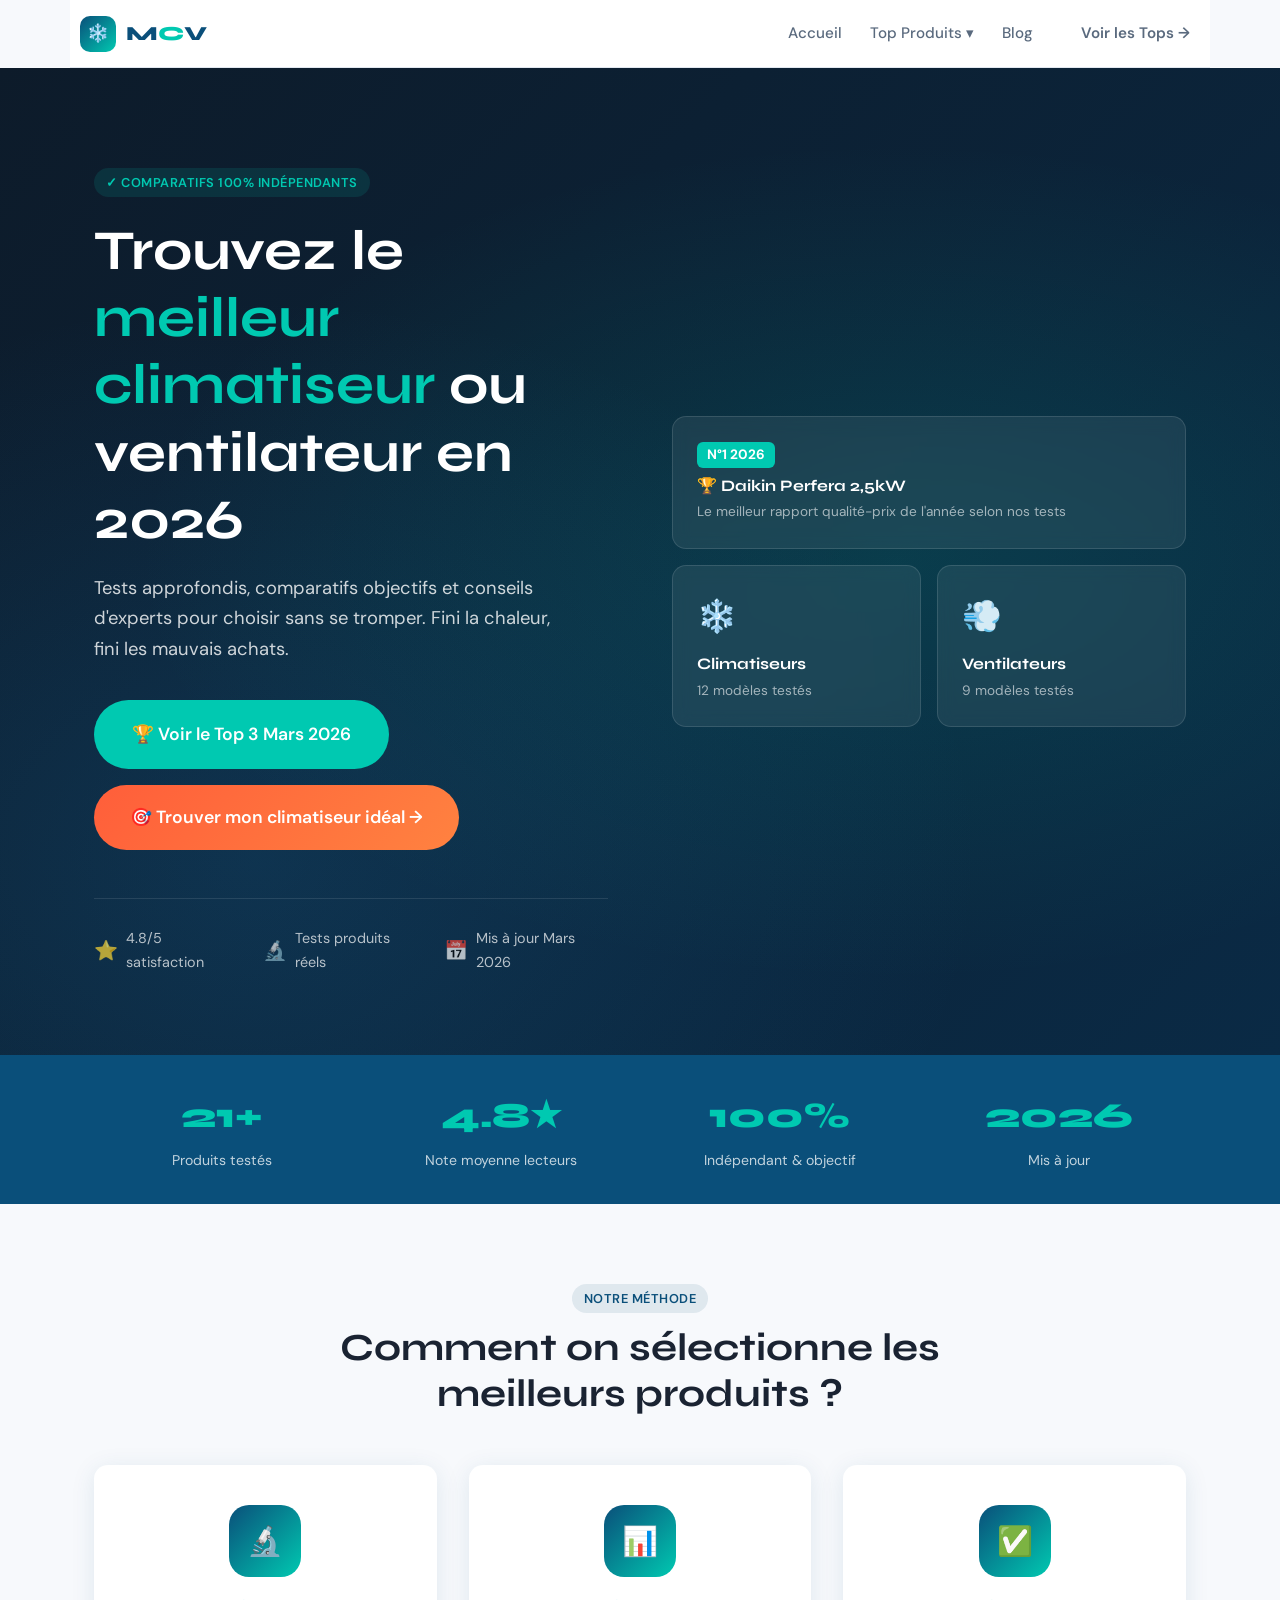
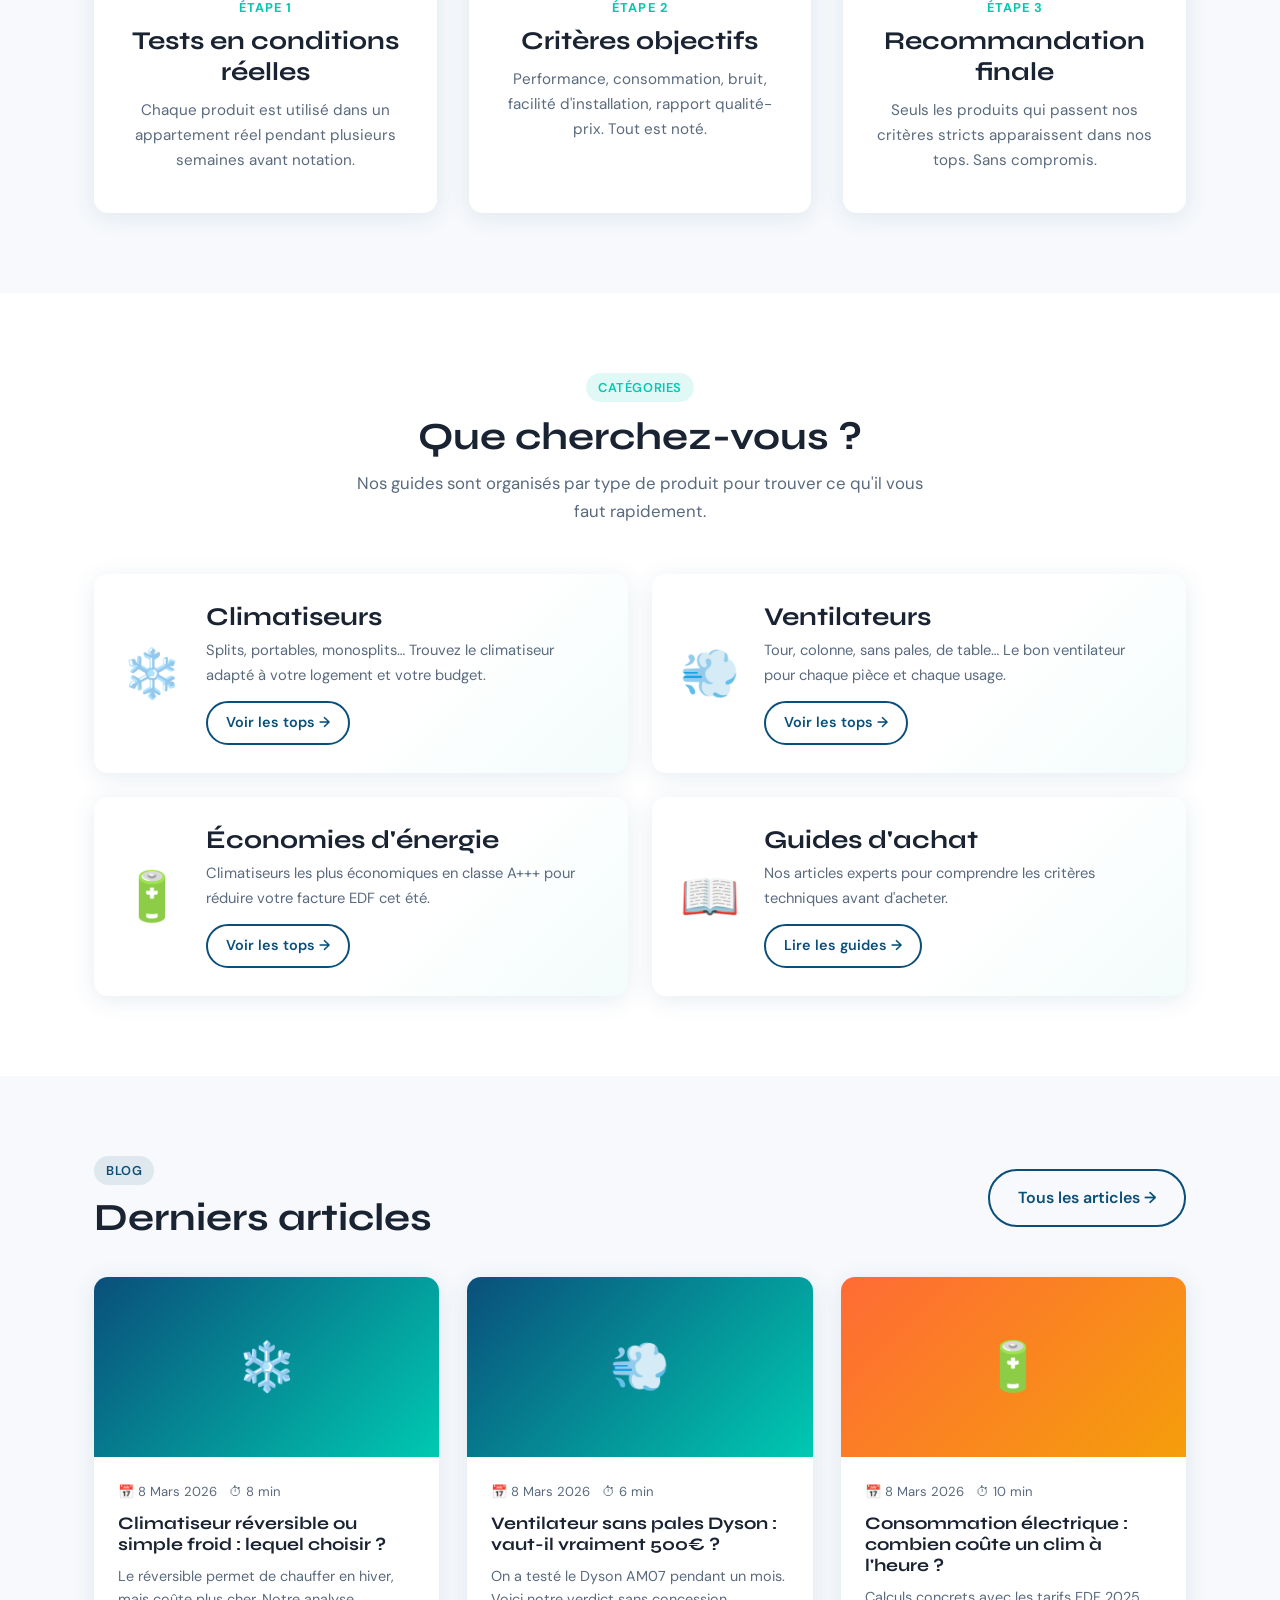
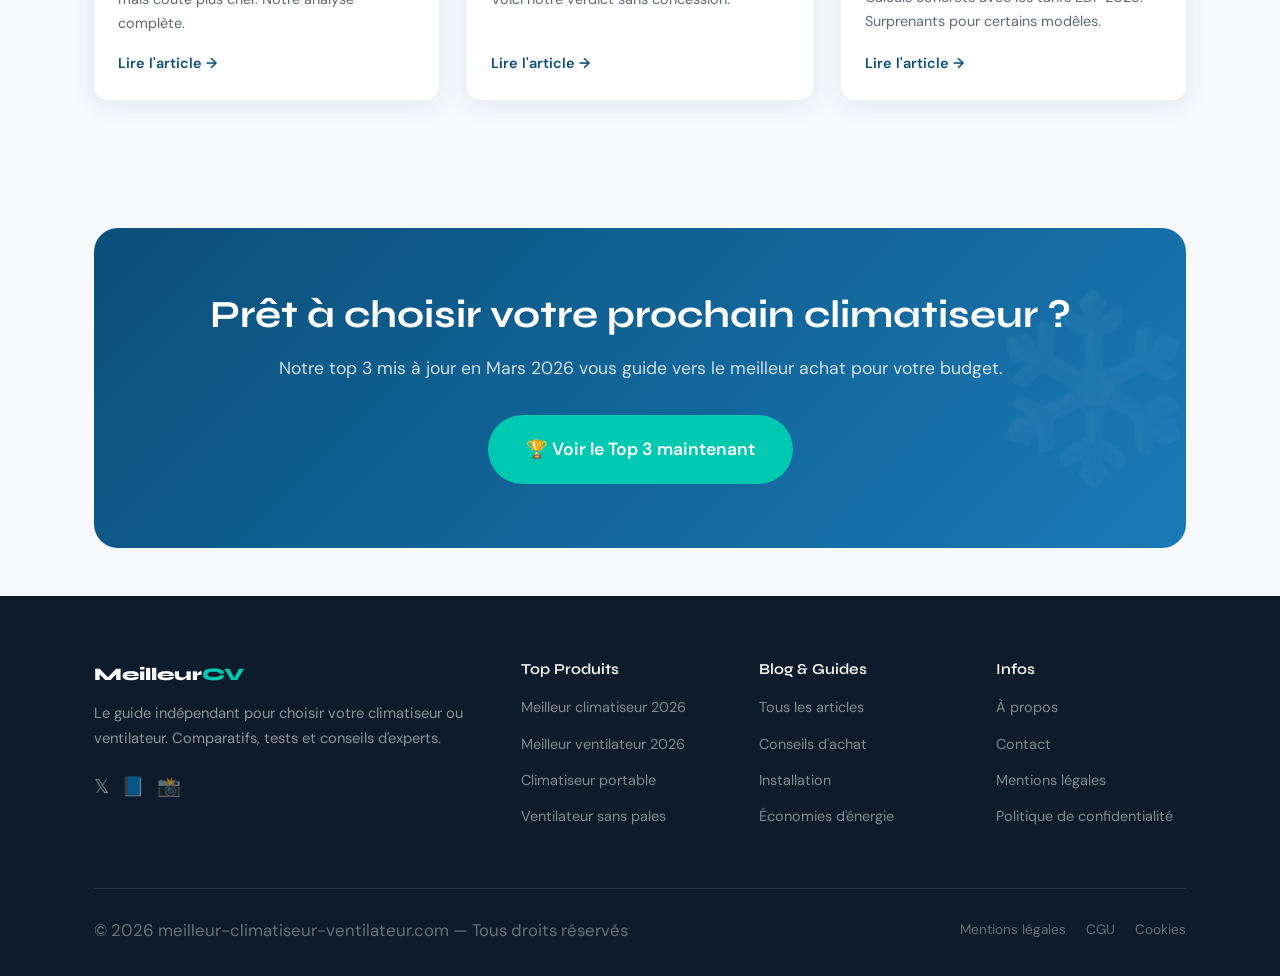
<file: index.html>
<!DOCTYPE html>
<html lang="fr">
<head>
  <meta charset="UTF-8">
  <meta name="viewport" content="width=device-width, initial-scale=1.0">
  <title>Meilleur Climatiseur & Ventilateur 2025 — Comparatifs & Tests Indépendants</title>
  <meta name="description" content="Trouvez le meilleur climatiseur ou ventilateur en 2025. Comparatifs objectifs, tests approfondis et conseils d'experts pour un été serein.">
  <meta name="robots" content="index, follow">
  <link rel="canonical" href="https://meilleur-climatiseur-ventilateur.com/">
  <!-- Open Graph -->
  <meta property="og:title" content="Meilleur Climatiseur & Ventilateur 2025">
  <meta property="og:description" content="Comparatifs objectifs, tests approfondis et conseils d'experts pour choisir le meilleur climatiseur ou ventilateur.">
  <meta property="og:type" content="website">
  <meta property="og:url" content="https://meilleur-climatiseur-ventilateur.com/">
  <!-- Fonts -->
  <link rel="preconnect" href="https://fonts.googleapis.com">
  <link href="https://fonts.googleapis.com/css2?family=Syne:wght@700;800&family=DM+Sans:ital,opsz,wght@0,9..40,400;0,9..40,500;0,9..40,600;1,9..40,400&display=swap" rel="stylesheet">
  <link rel="stylesheet" href="css/style.css">
  <style>
    /* ===== HERO ===== */
    .hero {
      background: linear-gradient(135deg, var(--bg-dark) 0%, #0a2a45 100%);
      color: var(--white); overflow: hidden; position: relative;
      padding: 100px 0 80px;
    }
    .hero::before {
      content: '';
      position: absolute; inset: 0;
      background: radial-gradient(ellipse at 70% 50%, rgba(0,201,177,0.15) 0%, transparent 60%),
                  radial-gradient(ellipse at 20% 80%, rgba(26,122,181,0.2) 0%, transparent 50%);
    }
    .hero-grid {
      display: grid; grid-template-columns: 1fr 1fr;
      align-items: center; gap: 64px; position: relative; z-index: 2;
    }
    .hero-badge { margin-bottom: 20px; }
    .hero h1 { margin-bottom: 20px; }
    .hero h1 em { font-style: normal; color: var(--accent); }
    .hero-desc { font-size: 1.15rem; opacity: 0.8; margin-bottom: 36px; max-width: 480px; }
    .hero-ctas { display: flex; gap: 16px; flex-wrap: wrap; margin-bottom: 48px; }
    .hero-trust {
      display: flex; align-items: center; gap: 24px;
      padding-top: 28px; border-top: 1px solid rgba(255,255,255,0.1);
    }
    .trust-item { display: flex; align-items: center; gap: 8px; font-size: 0.9rem; opacity: 0.7; }
    .trust-icon { font-size: 1.2rem; }
    /* Hero visual */
    .hero-visual {
      display: grid; grid-template-columns: 1fr 1fr; gap: 16px;
    }
    .hero-card {
      background: rgba(255,255,255,0.07); border: 1px solid rgba(255,255,255,0.12);
      border-radius: var(--radius); padding: 24px;
      backdrop-filter: blur(8px);
      transition: transform var(--transition);
    }
    .hero-card:hover { transform: translateY(-4px); }
    .hero-card:first-child { grid-column: span 2; }
    .hero-card-icon { font-size: 2rem; margin-bottom: 12px; }
    .hero-card h3 { font-size: 1rem; margin-bottom: 6px; color: var(--white); }
    .hero-card p { font-size: 0.85rem; opacity: 0.6; }
    .hero-card .score {
      display: inline-block; background: var(--accent); color: var(--white);
      border-radius: 6px; padding: 2px 10px; font-size: 0.85rem; font-weight: 700;
      margin-bottom: 8px;
    }

    /* ===== STATS ===== */
    .stats-bar {
      background: var(--primary); color: var(--white); padding: 32px 0;
    }
    .stats-grid { display: grid; grid-template-columns: repeat(4, 1fr); gap: 24px; text-align: center; }
    .stat-number { font-family: var(--font-display); font-size: 2.2rem; font-weight: 800; color: var(--accent); }
    .stat-label { font-size: 0.88rem; opacity: 0.75; margin-top: 4px; }

    /* ===== HOW IT WORKS ===== */
    .how-grid { display: grid; grid-template-columns: repeat(3, 1fr); gap: 32px; margin-top: 48px; }
    .how-card { text-align: center; padding: 40px 28px; }
    .how-icon {
      width: 72px; height: 72px; border-radius: 20px; margin: 0 auto 20px;
      background: linear-gradient(135deg, var(--primary), var(--accent));
      display: flex; align-items: center; justify-content: center;
      font-size: 1.8rem;
    }
    .how-step { font-size: 0.8rem; font-weight: 700; letter-spacing: 0.08em; text-transform: uppercase; color: var(--accent); margin-bottom: 8px; }
    .how-card h3 { margin-bottom: 10px; }
    .how-card p { color: var(--text-muted); font-size: 0.95rem; }

    /* ===== CATEGORIES ===== */
    .categories-section { background: var(--white); }
    .cat-grid { display: grid; grid-template-columns: repeat(2, 1fr); gap: 24px; margin-top: 48px; }
    .cat-card {
      display: flex; align-items: center; gap: 24px;
      padding: 28px; position: relative; overflow: hidden;
    }
    .cat-card::before {
      content: ''; position: absolute; inset: 0;
      background: linear-gradient(135deg, transparent 60%, rgba(0,201,177,0.05));
      pointer-events: none;
    }
    .cat-icon { font-size: 3rem; flex-shrink: 0; }
    .cat-card h3 { margin-bottom: 6px; }
    .cat-card p { color: var(--text-muted); font-size: 0.92rem; margin-bottom: 14px; }

    /* ===== FEATURED ARTICLES ===== */
    .articles-grid { display: grid; grid-template-columns: repeat(3, 1fr); gap: 28px; margin-top: 48px; }
    .article-card { display: flex; flex-direction: column; }
    .article-img {
      height: 180px;
      background: linear-gradient(135deg, var(--primary) 0%, var(--accent) 100%);
      display: flex; align-items: center; justify-content: center;
      font-size: 3rem;
    }
    .article-content { padding: 24px; flex: 1; display: flex; flex-direction: column; }
    .article-meta { font-size: 0.82rem; color: var(--text-muted); margin-bottom: 10px; display: flex; gap: 12px; }
    .article-content h3 { font-size: 1.1rem; margin-bottom: 10px; }
    .article-content p { color: var(--text-muted); font-size: 0.9rem; flex: 1; }
    .read-more { color: var(--primary); font-weight: 600; font-size: 0.9rem; margin-top: 16px; display: inline-flex; align-items: center; gap: 6px; }
    .read-more:hover { color: var(--accent); }

    /* ===== CTA BANNER ===== */
    .cta-banner {
      background: linear-gradient(135deg, var(--primary) 0%, var(--primary-light) 100%);
      border-radius: 24px; padding: 64px; text-align: center; color: var(--white);
      position: relative; overflow: hidden;
    }
    .cta-banner::before {
      content: '❄️';
      position: absolute; font-size: 180px; opacity: 0.05;
      right: -20px; top: 50%; transform: translateY(-50%);
    }
    .cta-banner h2 { margin-bottom: 16px; }
    .cta-banner p { opacity: 0.8; font-size: 1.1rem; margin-bottom: 32px; }

    /* ===== RESPONSIVE ===== */
    @media (max-width: 900px) {
      .hero-grid { grid-template-columns: 1fr; }
      .hero-visual { display: none; }
      .stats-grid { grid-template-columns: repeat(2, 1fr); }
      .how-grid { grid-template-columns: 1fr; }
      .cat-grid { grid-template-columns: 1fr; }
      .articles-grid { grid-template-columns: 1fr; }
    }
  </style>
  <!-- Schema.org -->
  <script type="application/ld+json">
  {
    "@context": "https://schema.org",
    "@type": "WebSite",
    "name": "Meilleur Climatiseur Ventilateur",
    "url": "https://meilleur-climatiseur-ventilateur.com",
    "description": "Guide indépendant de comparaison de climatiseurs et ventilateurs",
    "potentialAction": {
      "@type": "SearchAction",
      "target": "https://meilleur-climatiseur-ventilateur.com/blog.html?q={search_term_string}",
      "query-input": "required name=search_term_string"
    }
  }
  </script>
</head>
<body>

  <!-- Nav injected by JS -->

  <!-- HERO -->
  <section class="hero">
    <div class="container">
      <div class="hero-grid">
        <div>
          <div class="hero-badge">
            <span class="badge badge-accent">✓ Comparatifs 100% indépendants</span>
          </div>
          <h1>Trouvez le <em>meilleur climatiseur</em> ou ventilateur en 2026</h1>
          <p class="hero-desc">Tests approfondis, comparatifs objectifs et conseils d'experts pour choisir sans se tromper. Fini la chaleur, fini les mauvais achats.</p>
          <div class="hero-ctas">
            <a href="/top3.html" class="btn btn-accent btn-lg">🏆 Voir le Top 3 Mars 2026</a>
            <a href="/climatiseur-ventilateur-ideal/" class="btn btn-lg" style="background:linear-gradient(135deg,#ff5e3a,#ff8240);color:white;border:none">🎯 Trouver mon climatiseur idéal →</a>
          </div>
          <div class="hero-trust">
            <div class="trust-item"><span class="trust-icon">⭐</span> 4.8/5 satisfaction</div>
            <div class="trust-item"><span class="trust-icon">🔬</span> Tests produits réels</div>
            <div class="trust-item"><span class="trust-icon">📅</span> Mis à jour Mars 2026</div>
          </div>
        </div>
        <div class="hero-visual">
          <div class="hero-card">
            <div class="score">N°1 2026</div>
            <h3>🏆 Daikin Perfera 2,5kW</h3>
            <p>Le meilleur rapport qualité-prix de l'année selon nos tests</p>
          </div>
          <div class="hero-card">
            <div class="hero-card-icon">❄️</div>
            <h3>Climatiseurs</h3>
            <p>12 modèles testés</p>
          </div>
          <div class="hero-card">
            <div class="hero-card-icon">💨</div>
            <h3>Ventilateurs</h3>
            <p>9 modèles testés</p>
          </div>
        </div>
      </div>
    </div>
  </section>

  <!-- STATS -->
  <div class="stats-bar">
    <div class="container">
      <div class="stats-grid">
        <div class="animate-in">
          <div class="stat-number">21+</div>
          <div class="stat-label">Produits testés</div>
        </div>
        <div class="animate-in">
          <div class="stat-number">4.8★</div>
          <div class="stat-label">Note moyenne lecteurs</div>
        </div>
        <div class="animate-in">
          <div class="stat-number">100%</div>
          <div class="stat-label">Indépendant & objectif</div>
        </div>
        <div class="animate-in">
          <div class="stat-number">2026</div>
          <div class="stat-label">Mis à jour</div>
        </div>
      </div>
    </div>
  </div>

  <!-- HOW IT WORKS -->
  <section class="section">
    <div class="container">
      <div style="text-align:center;max-width:600px;margin:0 auto">
        <span class="badge badge-primary">Notre méthode</span>
        <h2 style="margin-top:12px">Comment on sélectionne les meilleurs produits ?</h2>
      </div>
      <div class="how-grid">
        <div class="card how-card animate-in">
          <div class="how-icon">🔬</div>
          <div class="how-step">Étape 1</div>
          <h3>Tests en conditions réelles</h3>
          <p>Chaque produit est utilisé dans un appartement réel pendant plusieurs semaines avant notation.</p>
        </div>
        <div class="card how-card animate-in">
          <div class="how-icon">📊</div>
          <div class="how-step">Étape 2</div>
          <h3>Critères objectifs</h3>
          <p>Performance, consommation, bruit, facilité d'installation, rapport qualité-prix. Tout est noté.</p>
        </div>
        <div class="card how-card animate-in">
          <div class="how-icon">✅</div>
          <div class="how-step">Étape 3</div>
          <h3>Recommandation finale</h3>
          <p>Seuls les produits qui passent nos critères stricts apparaissent dans nos tops. Sans compromis.</p>
        </div>
      </div>
    </div>
  </section>

  <!-- CATEGORIES -->
  <section class="section categories-section">
    <div class="container">
      <div style="text-align:center;max-width:600px;margin:0 auto 0">
        <span class="badge badge-accent">Catégories</span>
        <h2 style="margin-top:12px">Que cherchez-vous ?</h2>
        <p style="color:var(--text-muted);margin-top:10px">Nos guides sont organisés par type de produit pour trouver ce qu'il vous faut rapidement.</p>
      </div>
      <div class="cat-grid">
        <a href="/top3.html" class="card cat-card animate-in">
          <div class="cat-icon">❄️</div>
          <div>
            <h3>Climatiseurs</h3>
            <p>Splits, portables, monosplits… Trouvez le climatiseur adapté à votre logement et votre budget.</p>
            <span class="btn btn-outline" style="padding:8px 18px;font-size:0.9rem">Voir les tops →</span>
          </div>
        </a>
        <a href="/top3.html" class="card cat-card animate-in">
          <div class="cat-icon">💨</div>
          <div>
            <h3>Ventilateurs</h3>
            <p>Tour, colonne, sans pales, de table… Le bon ventilateur pour chaque pièce et chaque usage.</p>
            <span class="btn btn-outline" style="padding:8px 18px;font-size:0.9rem">Voir les tops →</span>
          </div>
        </a>
        <a href="/top3.html" class="card cat-card animate-in">
          <div class="cat-icon">🔋</div>
          <div>
            <h3>Économies d'énergie</h3>
            <p>Climatiseurs les plus économiques en classe A+++ pour réduire votre facture EDF cet été.</p>
            <span class="btn btn-outline" style="padding:8px 18px;font-size:0.9rem">Voir les tops →</span>
          </div>
        </a>
        <a href="/blog.html" class="card cat-card animate-in">
          <div class="cat-icon">📖</div>
          <div>
            <h3>Guides d'achat</h3>
            <p>Nos articles experts pour comprendre les critères techniques avant d'acheter.</p>
            <span class="btn btn-outline" style="padding:8px 18px;font-size:0.9rem">Lire les guides →</span>
          </div>
        </a>
      </div>
    </div>
  </section>

  <!-- FEATURED ARTICLES -->
  <section class="section" style="background:var(--bg)">
    <div class="container">
      <div style="display:flex;align-items:center;justify-content:space-between;margin-bottom:0">
        <div>
          <span class="badge badge-primary">Blog</span>
          <h2 style="margin-top:10px">Derniers articles</h2>
        </div>
        <a href="/blog.html" class="btn btn-outline">Tous les articles →</a>
      </div>
      <div class="articles-grid" style="margin-top:36px">
        <a href="article.html" class="card article-card animate-in">
          <div class="article-img">❄️</div>
          <div class="article-content">
            <div class="article-meta">
              <span>📅 8 Mars 2026</span>
              <span>⏱ 8 min</span>
            </div>
            <h3>Climatiseur réversible ou simple froid : lequel choisir ?</h3>
            <p>Le réversible permet de chauffer en hiver, mais coûte plus cher. Notre analyse complète.</p>
            <span class="read-more">Lire l'article →</span>
          </div>
        </a>
        <a href="article.html" class="card article-card animate-in">
          <div class="article-img" style="background:linear-gradient(135deg,#0a4f7a,#00c9b1)">💨</div>
          <div class="article-content">
            <div class="article-meta">
              <span>📅 8 Mars 2026</span>
              <span>⏱ 6 min</span>
            </div>
            <h3>Ventilateur sans pales Dyson : vaut-il vraiment 500€ ?</h3>
            <p>On a testé le Dyson AM07 pendant un mois. Voici notre verdict sans concession.</p>
            <span class="read-more">Lire l'article →</span>
          </div>
        </a>
        <a href="article.html" class="card article-card animate-in">
          <div class="article-img" style="background:linear-gradient(135deg,#ff6b35,#f59e0b)">🔋</div>
          <div class="article-content">
            <div class="article-meta">
              <span>📅 8 Mars 2026</span>
              <span>⏱ 10 min</span>
            </div>
            <h3>Consommation électrique : combien coûte un clim à l'heure ?</h3>
            <p>Calculs concrets avec les tarifs EDF 2025. Surprenants pour certains modèles.</p>
            <span class="read-more">Lire l'article →</span>
          </div>
        </a>
      </div>
    </div>
  </section>

  <!-- CTA BANNER -->
  <section class="section-sm">
    <div class="container">
      <div class="cta-banner animate-in">
        <h2>Prêt à choisir votre prochain climatiseur ?</h2>
        <p>Notre top 3 mis à jour en Mars 2026 vous guide vers le meilleur achat pour votre budget.</p>
        <a href="/top3.html" class="btn btn-accent btn-lg">🏆 Voir le Top 3 maintenant</a>
      </div>
    </div>
  </section>

  <!-- Footer injected by JS -->

  <script src="js/components.js"></script>
</body>
</html>
</file>
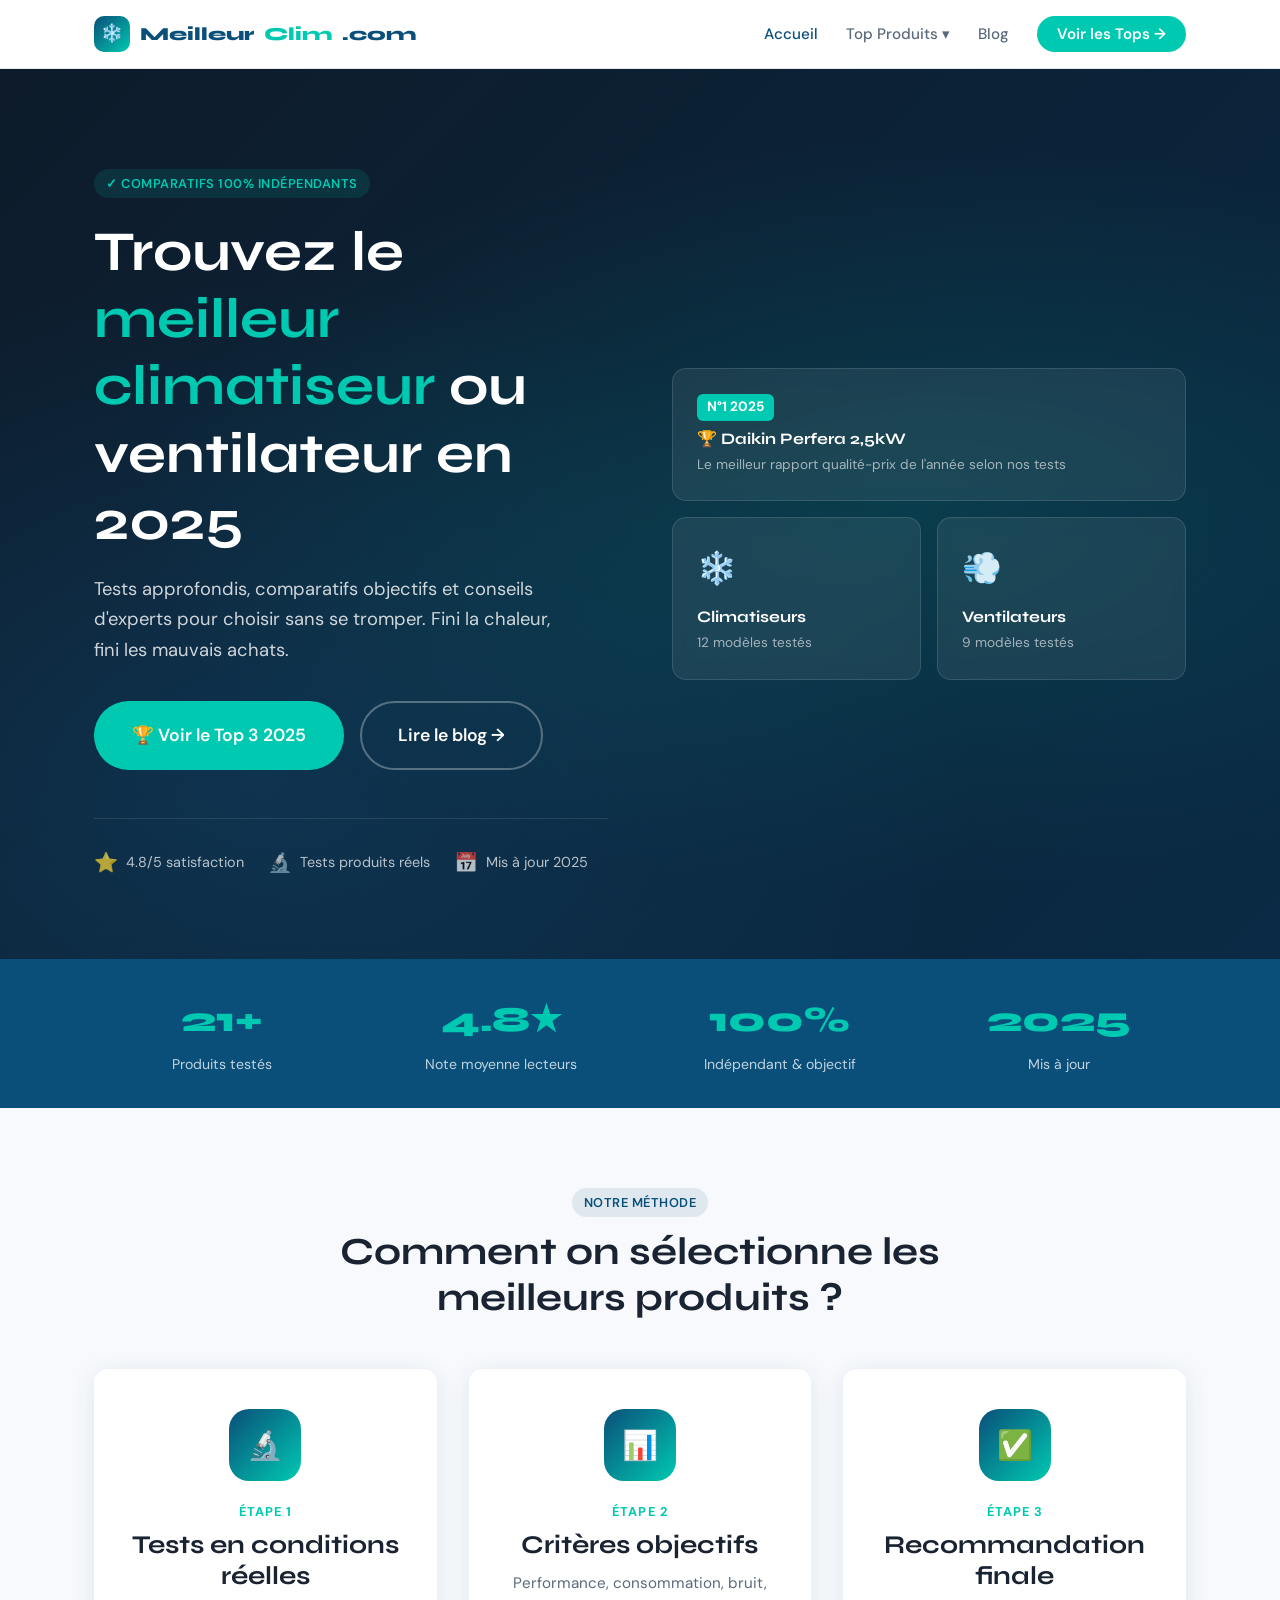
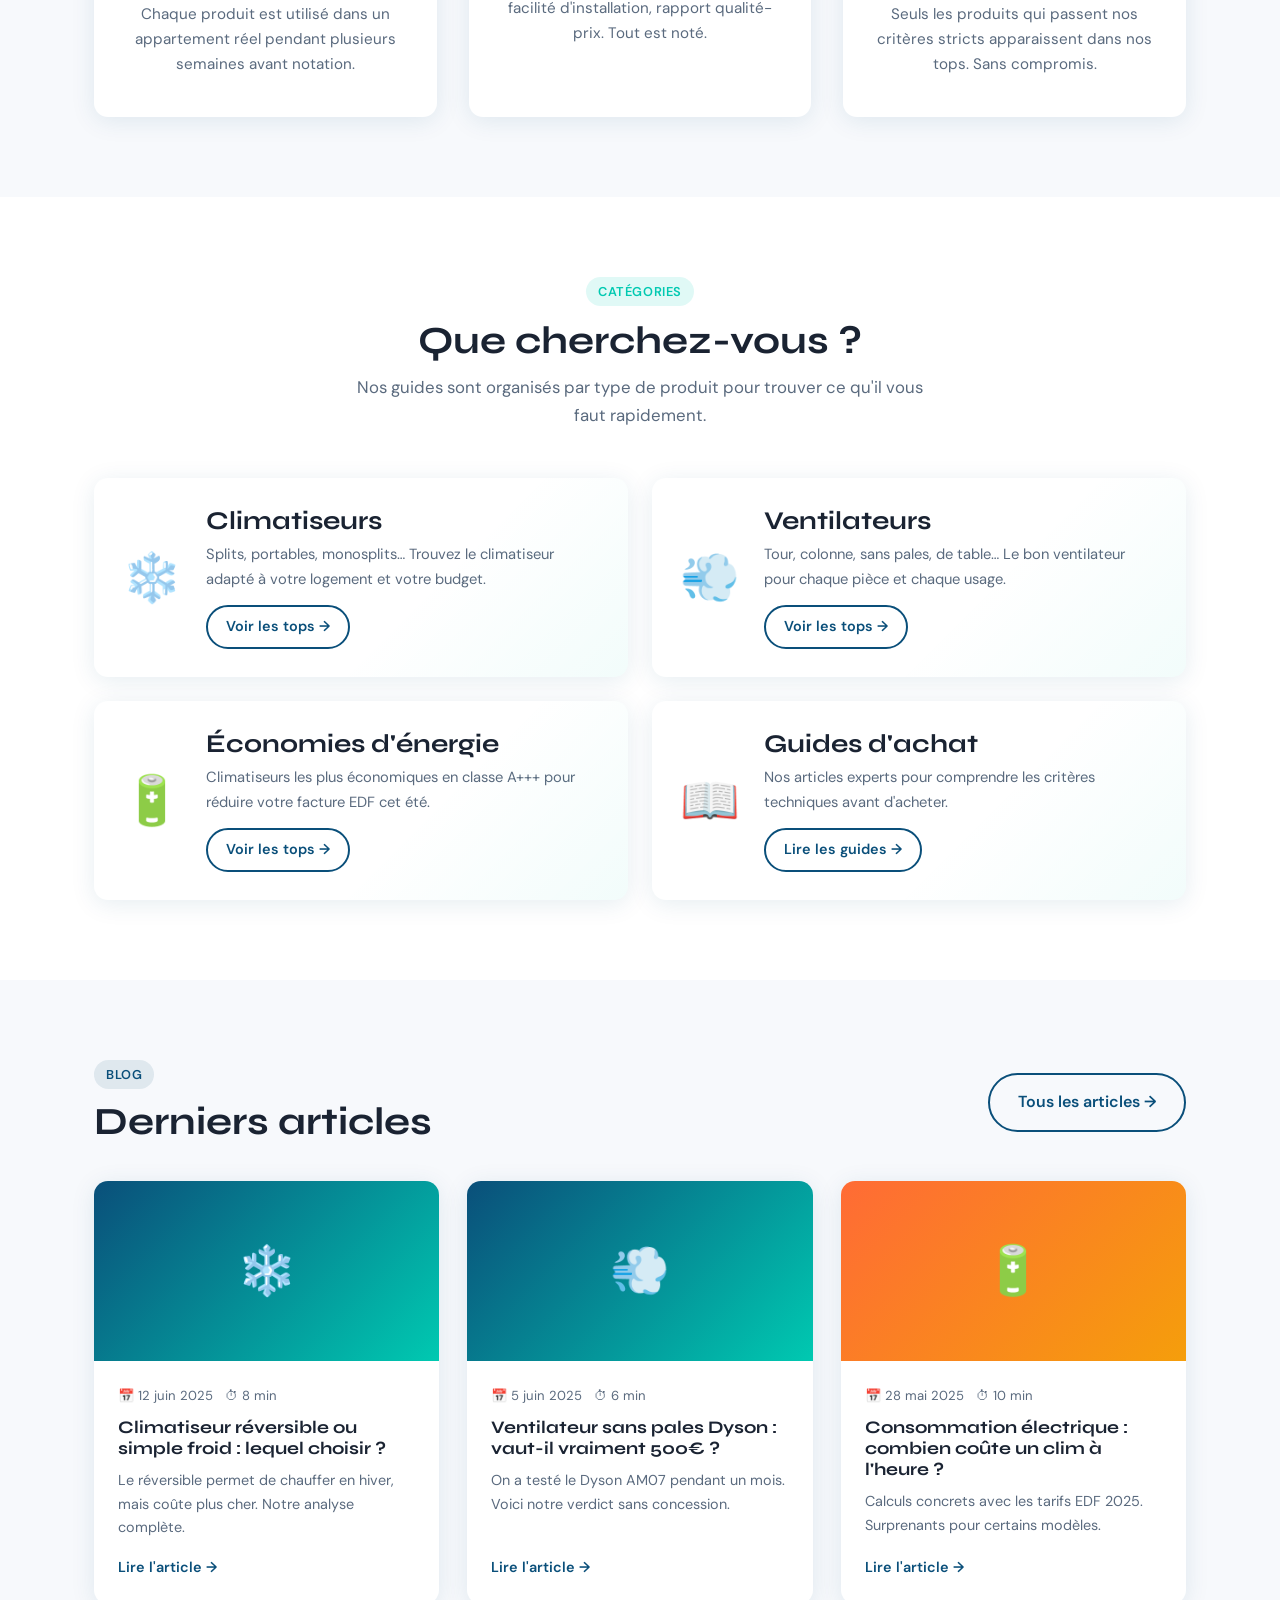
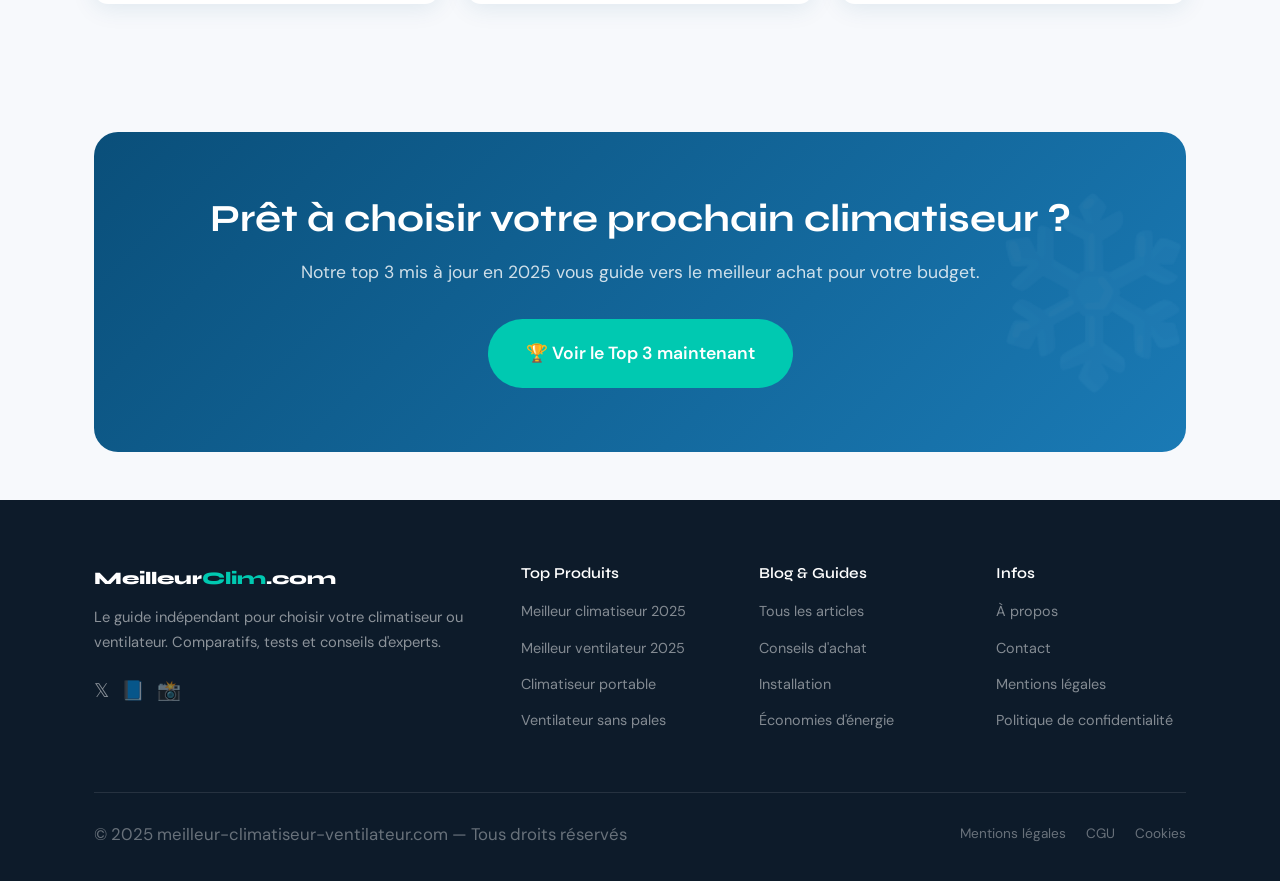
<file: meilleur-climatiseur-ventilateur/index.html>
<!DOCTYPE html>
<html lang="fr">
<head>
  <meta charset="UTF-8">
  <meta name="viewport" content="width=device-width, initial-scale=1.0">
  <title>Meilleur Climatiseur & Ventilateur 2025 — Comparatifs & Tests Indépendants</title>
  <meta name="description" content="Trouvez le meilleur climatiseur ou ventilateur en 2025. Comparatifs objectifs, tests approfondis et conseils d'experts pour un été serein.">
  <meta name="robots" content="index, follow">
  <link rel="canonical" href="https://meilleur-climatiseur-ventilateur.com/">
  <!-- Open Graph -->
  <meta property="og:title" content="Meilleur Climatiseur & Ventilateur 2025">
  <meta property="og:description" content="Comparatifs objectifs, tests approfondis et conseils d'experts pour choisir le meilleur climatiseur ou ventilateur.">
  <meta property="og:type" content="website">
  <meta property="og:url" content="https://meilleur-climatiseur-ventilateur.com/">
  <!-- Fonts -->
  <link rel="preconnect" href="https://fonts.googleapis.com">
  <link href="https://fonts.googleapis.com/css2?family=Syne:wght@700;800&family=DM+Sans:ital,opsz,wght@0,9..40,400;0,9..40,500;0,9..40,600;1,9..40,400&display=swap" rel="stylesheet">
  <link rel="stylesheet" href="css/style.css">
  <style>
    /* ===== HERO ===== */
    .hero {
      background: linear-gradient(135deg, var(--bg-dark) 0%, #0a2a45 100%);
      color: var(--white); overflow: hidden; position: relative;
      padding: 100px 0 80px;
    }
    .hero::before {
      content: '';
      position: absolute; inset: 0;
      background: radial-gradient(ellipse at 70% 50%, rgba(0,201,177,0.15) 0%, transparent 60%),
                  radial-gradient(ellipse at 20% 80%, rgba(26,122,181,0.2) 0%, transparent 50%);
    }
    .hero-grid {
      display: grid; grid-template-columns: 1fr 1fr;
      align-items: center; gap: 64px; position: relative; z-index: 2;
    }
    .hero-badge { margin-bottom: 20px; }
    .hero h1 { margin-bottom: 20px; }
    .hero h1 em { font-style: normal; color: var(--accent); }
    .hero-desc { font-size: 1.15rem; opacity: 0.8; margin-bottom: 36px; max-width: 480px; }
    .hero-ctas { display: flex; gap: 16px; flex-wrap: wrap; margin-bottom: 48px; }
    .hero-trust {
      display: flex; align-items: center; gap: 24px;
      padding-top: 28px; border-top: 1px solid rgba(255,255,255,0.1);
    }
    .trust-item { display: flex; align-items: center; gap: 8px; font-size: 0.9rem; opacity: 0.7; }
    .trust-icon { font-size: 1.2rem; }
    /* Hero visual */
    .hero-visual {
      display: grid; grid-template-columns: 1fr 1fr; gap: 16px;
    }
    .hero-card {
      background: rgba(255,255,255,0.07); border: 1px solid rgba(255,255,255,0.12);
      border-radius: var(--radius); padding: 24px;
      backdrop-filter: blur(8px);
      transition: transform var(--transition);
    }
    .hero-card:hover { transform: translateY(-4px); }
    .hero-card:first-child { grid-column: span 2; }
    .hero-card-icon { font-size: 2rem; margin-bottom: 12px; }
    .hero-card h3 { font-size: 1rem; margin-bottom: 6px; color: var(--white); }
    .hero-card p { font-size: 0.85rem; opacity: 0.6; }
    .hero-card .score {
      display: inline-block; background: var(--accent); color: var(--white);
      border-radius: 6px; padding: 2px 10px; font-size: 0.85rem; font-weight: 700;
      margin-bottom: 8px;
    }

    /* ===== STATS ===== */
    .stats-bar {
      background: var(--primary); color: var(--white); padding: 32px 0;
    }
    .stats-grid { display: grid; grid-template-columns: repeat(4, 1fr); gap: 24px; text-align: center; }
    .stat-number { font-family: var(--font-display); font-size: 2.2rem; font-weight: 800; color: var(--accent); }
    .stat-label { font-size: 0.88rem; opacity: 0.75; margin-top: 4px; }

    /* ===== HOW IT WORKS ===== */
    .how-grid { display: grid; grid-template-columns: repeat(3, 1fr); gap: 32px; margin-top: 48px; }
    .how-card { text-align: center; padding: 40px 28px; }
    .how-icon {
      width: 72px; height: 72px; border-radius: 20px; margin: 0 auto 20px;
      background: linear-gradient(135deg, var(--primary), var(--accent));
      display: flex; align-items: center; justify-content: center;
      font-size: 1.8rem;
    }
    .how-step { font-size: 0.8rem; font-weight: 700; letter-spacing: 0.08em; text-transform: uppercase; color: var(--accent); margin-bottom: 8px; }
    .how-card h3 { margin-bottom: 10px; }
    .how-card p { color: var(--text-muted); font-size: 0.95rem; }

    /* ===== CATEGORIES ===== */
    .categories-section { background: var(--white); }
    .cat-grid { display: grid; grid-template-columns: repeat(2, 1fr); gap: 24px; margin-top: 48px; }
    .cat-card {
      display: flex; align-items: center; gap: 24px;
      padding: 28px; position: relative; overflow: hidden;
    }
    .cat-card::before {
      content: ''; position: absolute; inset: 0;
      background: linear-gradient(135deg, transparent 60%, rgba(0,201,177,0.05));
      pointer-events: none;
    }
    .cat-icon { font-size: 3rem; flex-shrink: 0; }
    .cat-card h3 { margin-bottom: 6px; }
    .cat-card p { color: var(--text-muted); font-size: 0.92rem; margin-bottom: 14px; }

    /* ===== FEATURED ARTICLES ===== */
    .articles-grid { display: grid; grid-template-columns: repeat(3, 1fr); gap: 28px; margin-top: 48px; }
    .article-card { display: flex; flex-direction: column; }
    .article-img {
      height: 180px;
      background: linear-gradient(135deg, var(--primary) 0%, var(--accent) 100%);
      display: flex; align-items: center; justify-content: center;
      font-size: 3rem;
    }
    .article-content { padding: 24px; flex: 1; display: flex; flex-direction: column; }
    .article-meta { font-size: 0.82rem; color: var(--text-muted); margin-bottom: 10px; display: flex; gap: 12px; }
    .article-content h3 { font-size: 1.1rem; margin-bottom: 10px; }
    .article-content p { color: var(--text-muted); font-size: 0.9rem; flex: 1; }
    .read-more { color: var(--primary); font-weight: 600; font-size: 0.9rem; margin-top: 16px; display: inline-flex; align-items: center; gap: 6px; }
    .read-more:hover { color: var(--accent); }

    /* ===== CTA BANNER ===== */
    .cta-banner {
      background: linear-gradient(135deg, var(--primary) 0%, var(--primary-light) 100%);
      border-radius: 24px; padding: 64px; text-align: center; color: var(--white);
      position: relative; overflow: hidden;
    }
    .cta-banner::before {
      content: '❄️';
      position: absolute; font-size: 180px; opacity: 0.05;
      right: -20px; top: 50%; transform: translateY(-50%);
    }
    .cta-banner h2 { margin-bottom: 16px; }
    .cta-banner p { opacity: 0.8; font-size: 1.1rem; margin-bottom: 32px; }

    /* ===== RESPONSIVE ===== */
    @media (max-width: 900px) {
      .hero-grid { grid-template-columns: 1fr; }
      .hero-visual { display: none; }
      .stats-grid { grid-template-columns: repeat(2, 1fr); }
      .how-grid { grid-template-columns: 1fr; }
      .cat-grid { grid-template-columns: 1fr; }
      .articles-grid { grid-template-columns: 1fr; }
    }
  </style>
  <!-- Schema.org -->
  <script type="application/ld+json">
  {
    "@context": "https://schema.org",
    "@type": "WebSite",
    "name": "Meilleur Climatiseur Ventilateur",
    "url": "https://meilleur-climatiseur-ventilateur.com",
    "description": "Guide indépendant de comparaison de climatiseurs et ventilateurs",
    "potentialAction": {
      "@type": "SearchAction",
      "target": "https://meilleur-climatiseur-ventilateur.com/blog.html?q={search_term_string}",
      "query-input": "required name=search_term_string"
    }
  }
  </script>
</head>
<body>

  <!-- Nav injected by JS -->

  <!-- HERO -->
  <section class="hero">
    <div class="container">
      <div class="hero-grid">
        <div>
          <div class="hero-badge">
            <span class="badge badge-accent">✓ Comparatifs 100% indépendants</span>
          </div>
          <h1>Trouvez le <em>meilleur climatiseur</em> ou ventilateur en 2025</h1>
          <p class="hero-desc">Tests approfondis, comparatifs objectifs et conseils d'experts pour choisir sans se tromper. Fini la chaleur, fini les mauvais achats.</p>
          <div class="hero-ctas">
            <a href="top3.html" class="btn btn-accent btn-lg">🏆 Voir le Top 3 2025</a>
            <a href="blog.html" class="btn btn-outline btn-lg" style="border-color:rgba(255,255,255,0.3);color:white">Lire le blog →</a>
          </div>
          <div class="hero-trust">
            <div class="trust-item"><span class="trust-icon">⭐</span> 4.8/5 satisfaction</div>
            <div class="trust-item"><span class="trust-icon">🔬</span> Tests produits réels</div>
            <div class="trust-item"><span class="trust-icon">📅</span> Mis à jour 2025</div>
          </div>
        </div>
        <div class="hero-visual">
          <div class="hero-card">
            <div class="score">N°1 2025</div>
            <h3>🏆 Daikin Perfera 2,5kW</h3>
            <p>Le meilleur rapport qualité-prix de l'année selon nos tests</p>
          </div>
          <div class="hero-card">
            <div class="hero-card-icon">❄️</div>
            <h3>Climatiseurs</h3>
            <p>12 modèles testés</p>
          </div>
          <div class="hero-card">
            <div class="hero-card-icon">💨</div>
            <h3>Ventilateurs</h3>
            <p>9 modèles testés</p>
          </div>
        </div>
      </div>
    </div>
  </section>

  <!-- STATS -->
  <div class="stats-bar">
    <div class="container">
      <div class="stats-grid">
        <div class="animate-in">
          <div class="stat-number">21+</div>
          <div class="stat-label">Produits testés</div>
        </div>
        <div class="animate-in">
          <div class="stat-number">4.8★</div>
          <div class="stat-label">Note moyenne lecteurs</div>
        </div>
        <div class="animate-in">
          <div class="stat-number">100%</div>
          <div class="stat-label">Indépendant & objectif</div>
        </div>
        <div class="animate-in">
          <div class="stat-number">2025</div>
          <div class="stat-label">Mis à jour</div>
        </div>
      </div>
    </div>
  </div>

  <!-- HOW IT WORKS -->
  <section class="section">
    <div class="container">
      <div style="text-align:center;max-width:600px;margin:0 auto">
        <span class="badge badge-primary">Notre méthode</span>
        <h2 style="margin-top:12px">Comment on sélectionne les meilleurs produits ?</h2>
      </div>
      <div class="how-grid">
        <div class="card how-card animate-in">
          <div class="how-icon">🔬</div>
          <div class="how-step">Étape 1</div>
          <h3>Tests en conditions réelles</h3>
          <p>Chaque produit est utilisé dans un appartement réel pendant plusieurs semaines avant notation.</p>
        </div>
        <div class="card how-card animate-in">
          <div class="how-icon">📊</div>
          <div class="how-step">Étape 2</div>
          <h3>Critères objectifs</h3>
          <p>Performance, consommation, bruit, facilité d'installation, rapport qualité-prix. Tout est noté.</p>
        </div>
        <div class="card how-card animate-in">
          <div class="how-icon">✅</div>
          <div class="how-step">Étape 3</div>
          <h3>Recommandation finale</h3>
          <p>Seuls les produits qui passent nos critères stricts apparaissent dans nos tops. Sans compromis.</p>
        </div>
      </div>
    </div>
  </section>

  <!-- CATEGORIES -->
  <section class="section categories-section">
    <div class="container">
      <div style="text-align:center;max-width:600px;margin:0 auto 0">
        <span class="badge badge-accent">Catégories</span>
        <h2 style="margin-top:12px">Que cherchez-vous ?</h2>
        <p style="color:var(--text-muted);margin-top:10px">Nos guides sont organisés par type de produit pour trouver ce qu'il vous faut rapidement.</p>
      </div>
      <div class="cat-grid">
        <a href="top3.html" class="card cat-card animate-in">
          <div class="cat-icon">❄️</div>
          <div>
            <h3>Climatiseurs</h3>
            <p>Splits, portables, monosplits… Trouvez le climatiseur adapté à votre logement et votre budget.</p>
            <span class="btn btn-outline" style="padding:8px 18px;font-size:0.9rem">Voir les tops →</span>
          </div>
        </a>
        <a href="top3.html" class="card cat-card animate-in">
          <div class="cat-icon">💨</div>
          <div>
            <h3>Ventilateurs</h3>
            <p>Tour, colonne, sans pales, de table… Le bon ventilateur pour chaque pièce et chaque usage.</p>
            <span class="btn btn-outline" style="padding:8px 18px;font-size:0.9rem">Voir les tops →</span>
          </div>
        </a>
        <a href="top3.html" class="card cat-card animate-in">
          <div class="cat-icon">🔋</div>
          <div>
            <h3>Économies d'énergie</h3>
            <p>Climatiseurs les plus économiques en classe A+++ pour réduire votre facture EDF cet été.</p>
            <span class="btn btn-outline" style="padding:8px 18px;font-size:0.9rem">Voir les tops →</span>
          </div>
        </a>
        <a href="blog.html" class="card cat-card animate-in">
          <div class="cat-icon">📖</div>
          <div>
            <h3>Guides d'achat</h3>
            <p>Nos articles experts pour comprendre les critères techniques avant d'acheter.</p>
            <span class="btn btn-outline" style="padding:8px 18px;font-size:0.9rem">Lire les guides →</span>
          </div>
        </a>
      </div>
    </div>
  </section>

  <!-- FEATURED ARTICLES -->
  <section class="section" style="background:var(--bg)">
    <div class="container">
      <div style="display:flex;align-items:center;justify-content:space-between;margin-bottom:0">
        <div>
          <span class="badge badge-primary">Blog</span>
          <h2 style="margin-top:10px">Derniers articles</h2>
        </div>
        <a href="blog.html" class="btn btn-outline">Tous les articles →</a>
      </div>
      <div class="articles-grid" style="margin-top:36px">
        <a href="article.html" class="card article-card animate-in">
          <div class="article-img">❄️</div>
          <div class="article-content">
            <div class="article-meta">
              <span>📅 12 juin 2025</span>
              <span>⏱ 8 min</span>
            </div>
            <h3>Climatiseur réversible ou simple froid : lequel choisir ?</h3>
            <p>Le réversible permet de chauffer en hiver, mais coûte plus cher. Notre analyse complète.</p>
            <span class="read-more">Lire l'article →</span>
          </div>
        </a>
        <a href="article.html" class="card article-card animate-in">
          <div class="article-img" style="background:linear-gradient(135deg,#0a4f7a,#00c9b1)">💨</div>
          <div class="article-content">
            <div class="article-meta">
              <span>📅 5 juin 2025</span>
              <span>⏱ 6 min</span>
            </div>
            <h3>Ventilateur sans pales Dyson : vaut-il vraiment 500€ ?</h3>
            <p>On a testé le Dyson AM07 pendant un mois. Voici notre verdict sans concession.</p>
            <span class="read-more">Lire l'article →</span>
          </div>
        </a>
        <a href="article.html" class="card article-card animate-in">
          <div class="article-img" style="background:linear-gradient(135deg,#ff6b35,#f59e0b)">🔋</div>
          <div class="article-content">
            <div class="article-meta">
              <span>📅 28 mai 2025</span>
              <span>⏱ 10 min</span>
            </div>
            <h3>Consommation électrique : combien coûte un clim à l'heure ?</h3>
            <p>Calculs concrets avec les tarifs EDF 2025. Surprenants pour certains modèles.</p>
            <span class="read-more">Lire l'article →</span>
          </div>
        </a>
      </div>
    </div>
  </section>

  <!-- CTA BANNER -->
  <section class="section-sm">
    <div class="container">
      <div class="cta-banner animate-in">
        <h2>Prêt à choisir votre prochain climatiseur ?</h2>
        <p>Notre top 3 mis à jour en 2025 vous guide vers le meilleur achat pour votre budget.</p>
        <a href="top3.html" class="btn btn-accent btn-lg">🏆 Voir le Top 3 maintenant</a>
      </div>
    </div>
  </section>

  <!-- Footer injected by JS -->

  <script src="js/components.js"></script>
</body>
</html>
</file>
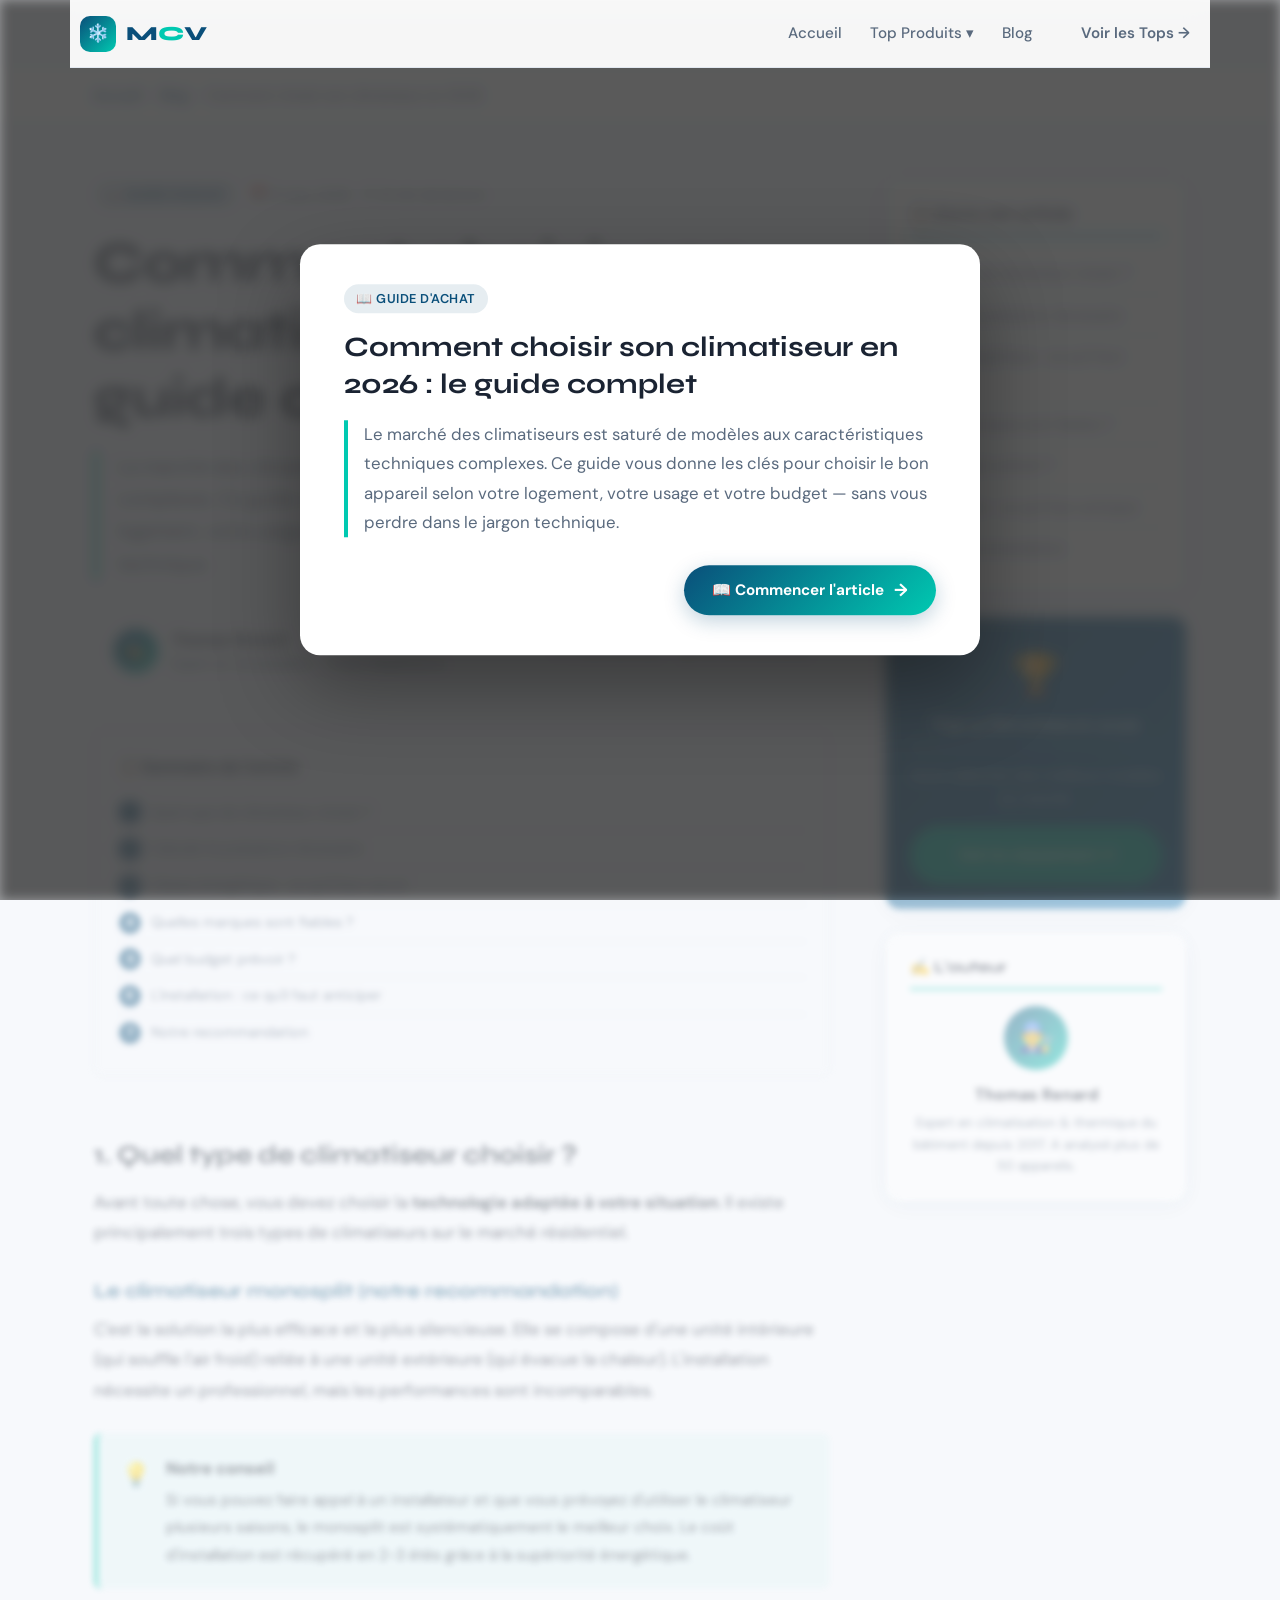
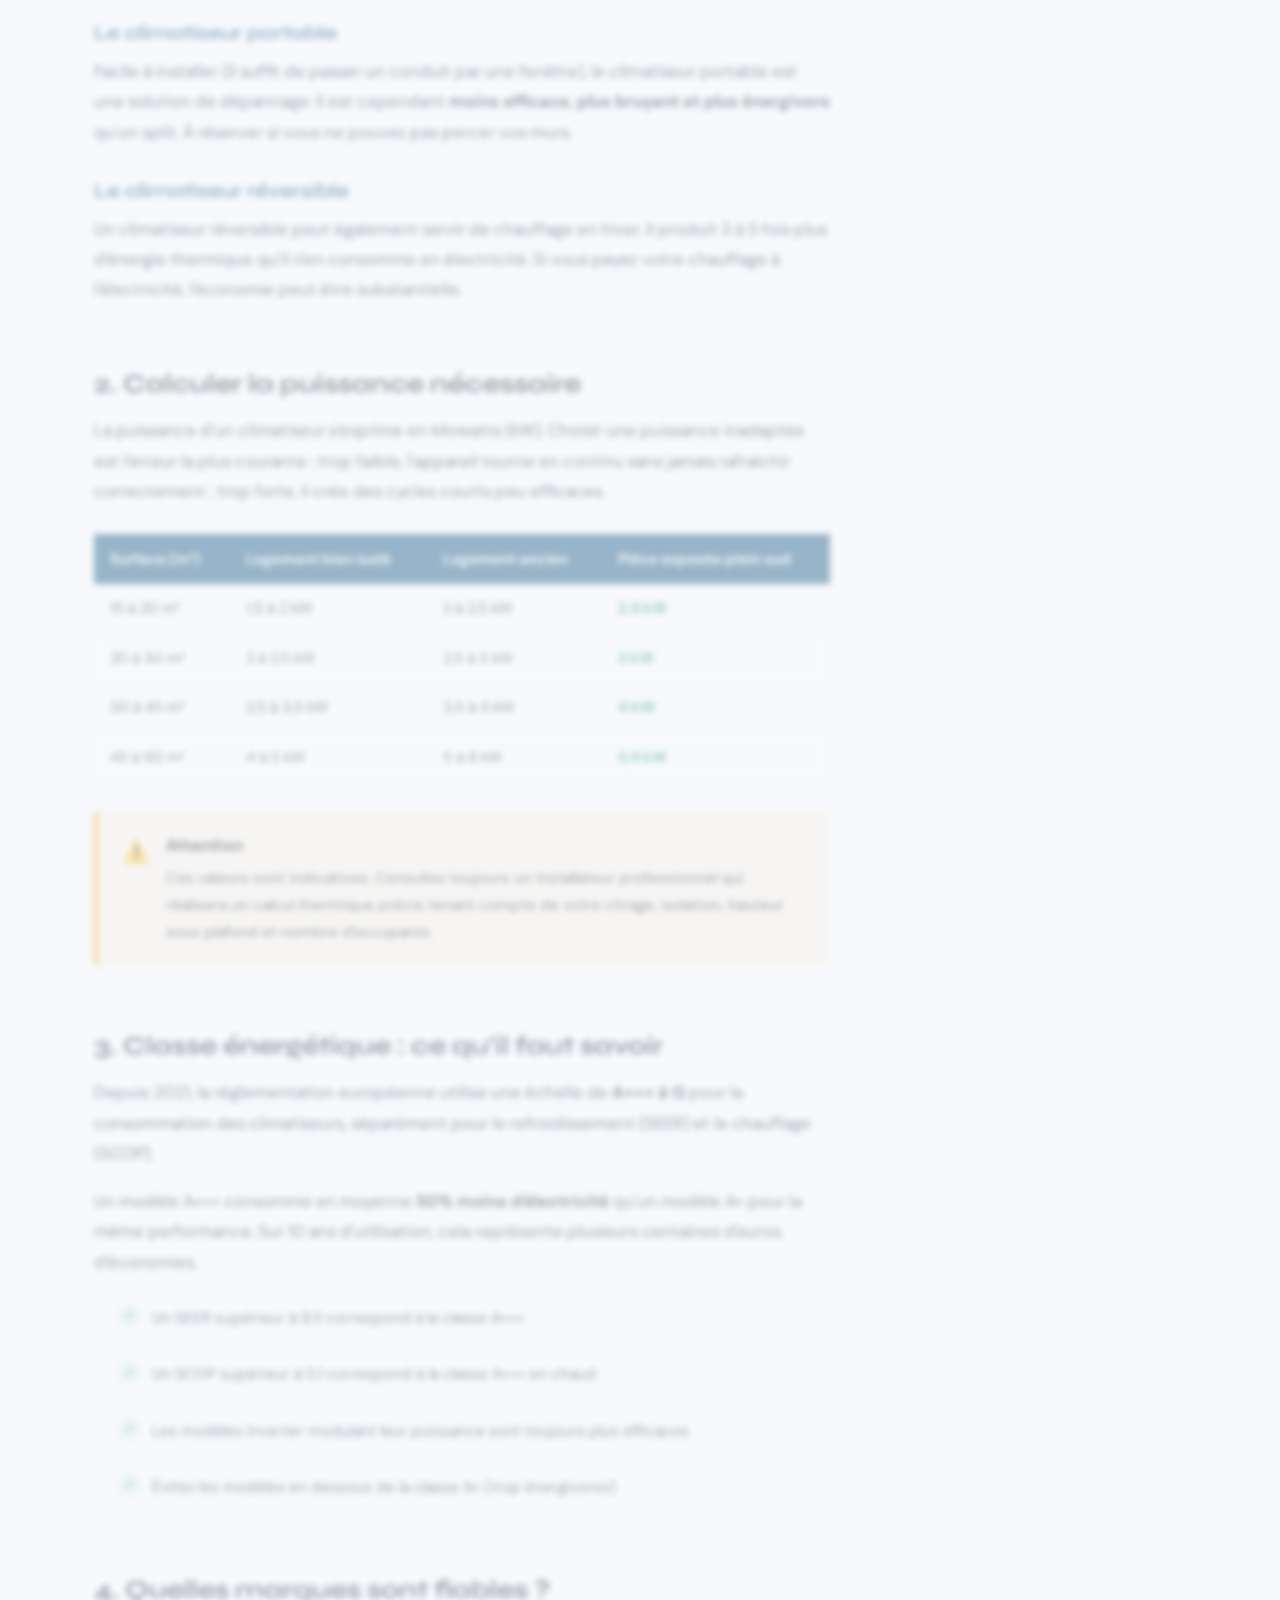
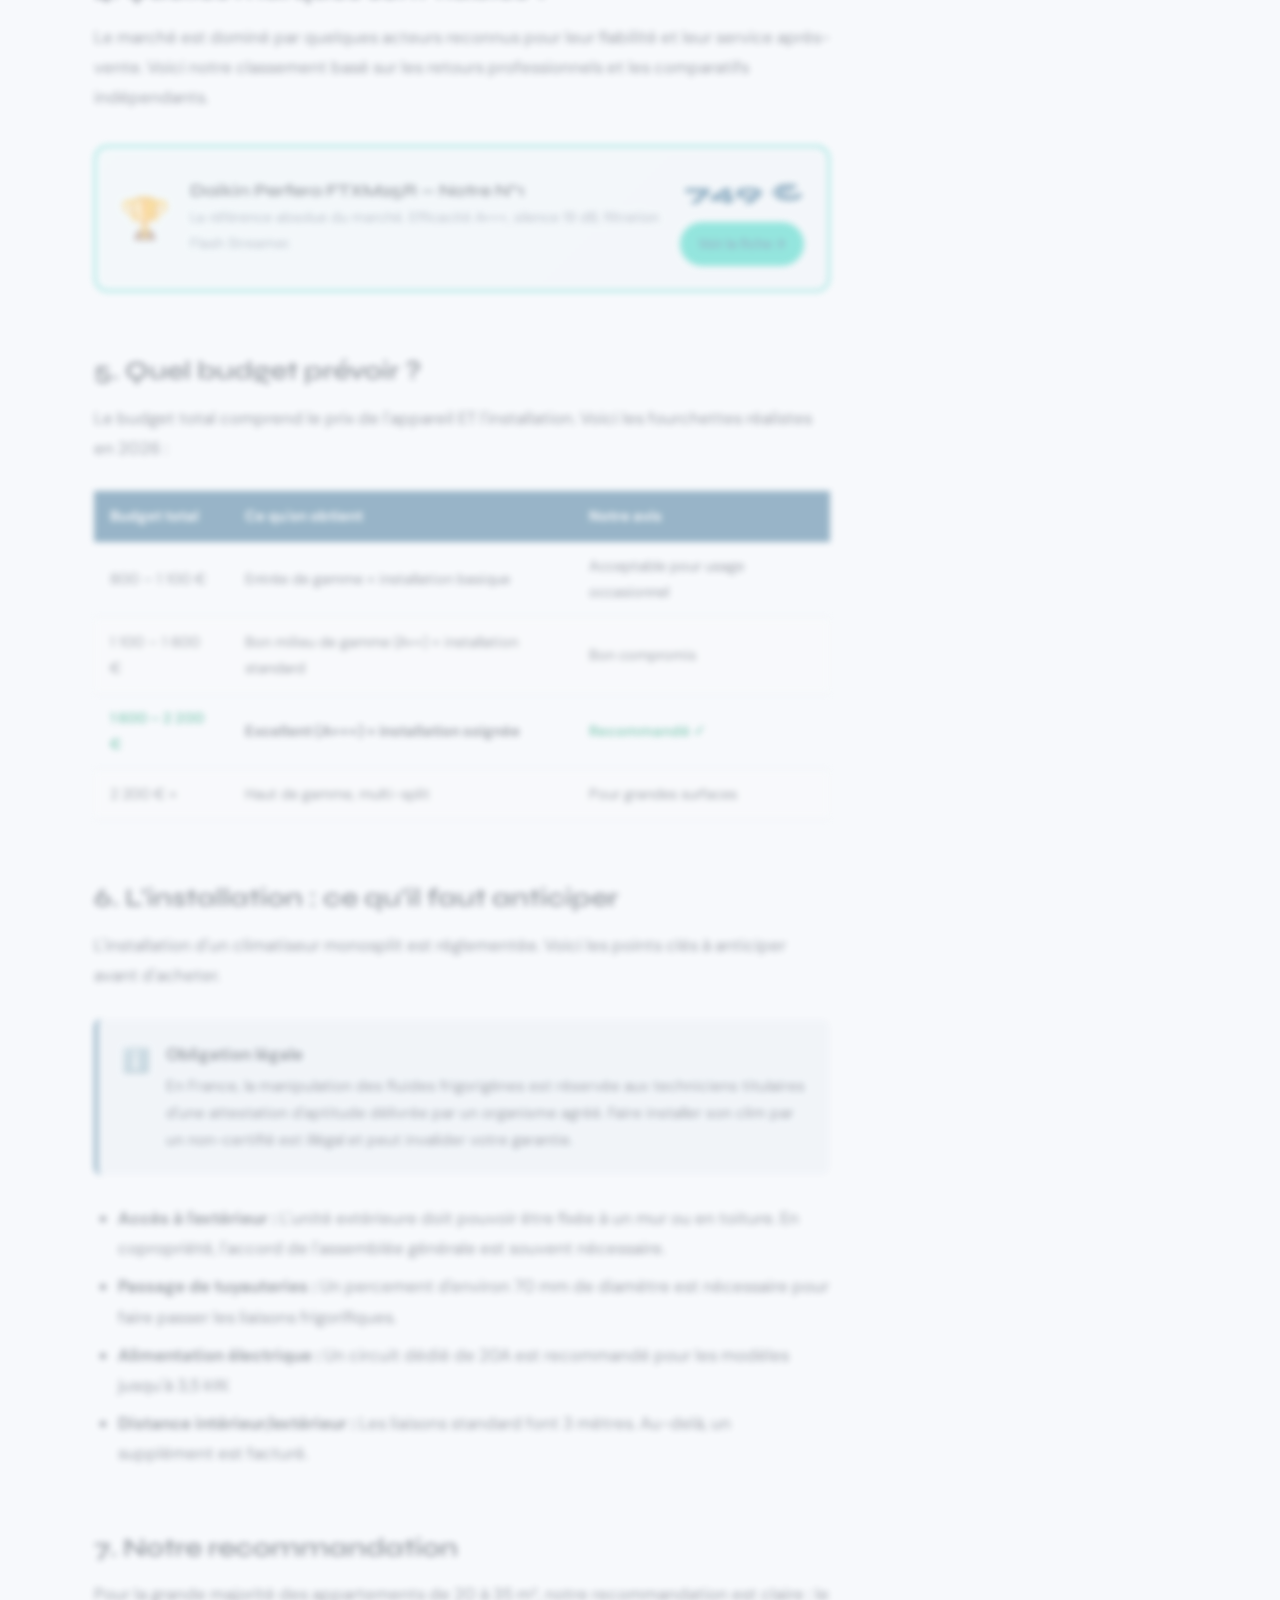
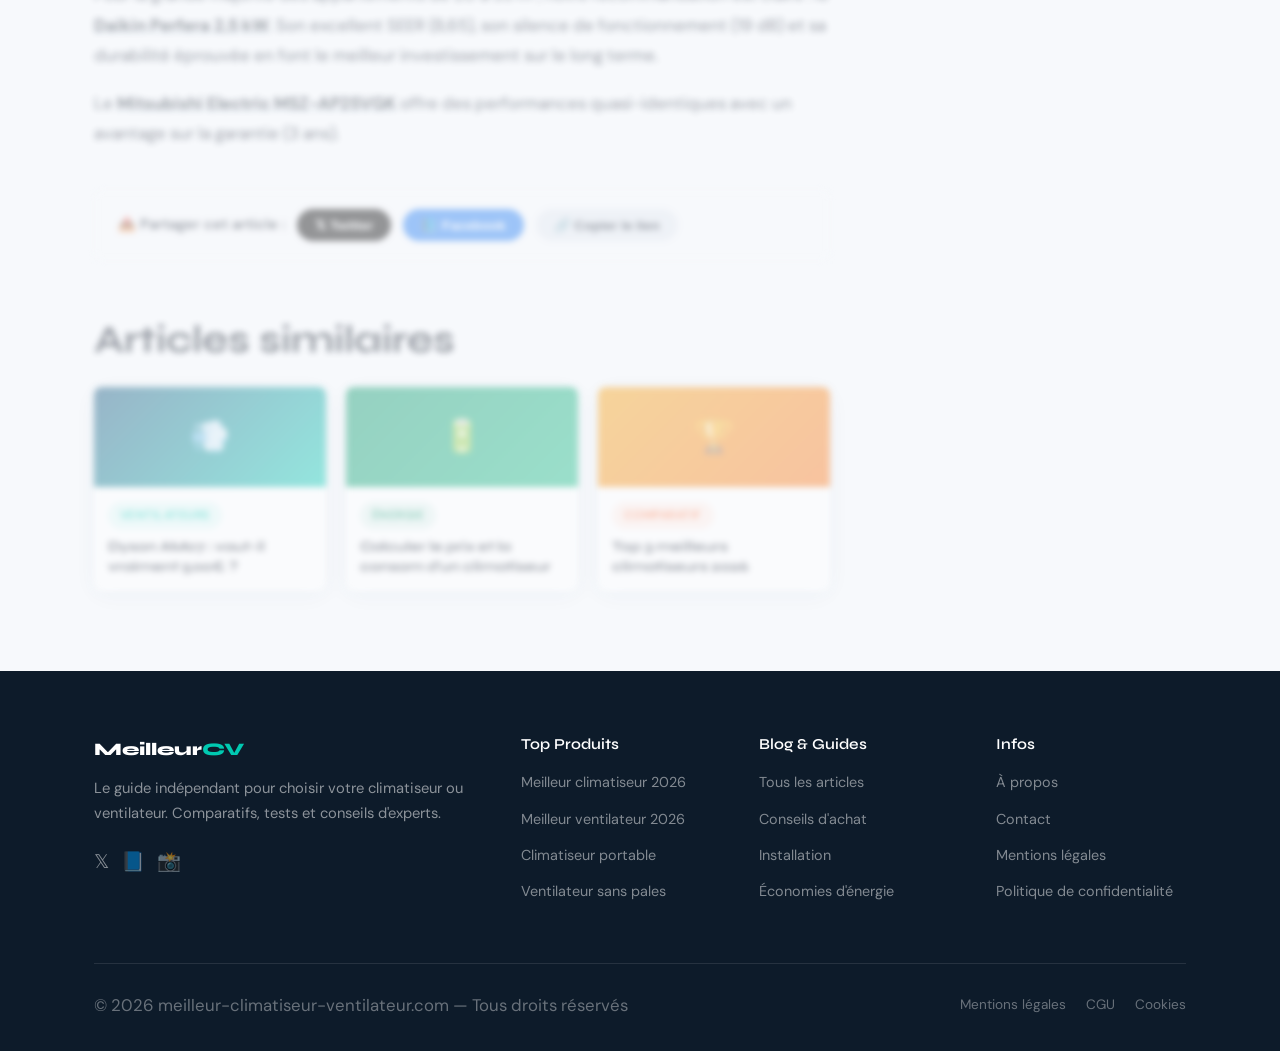
<file: articles/choisir-climatiseur-generated/index.html>
<!DOCTYPE html>
<html lang="fr">
<head>
  <meta charset="UTF-8">
  <meta name="viewport" content="width=device-width, initial-scale=1.0">
  <title>Comment choisir son climatiseur en 2026 : le guide complet — MeilleurClim</title>
  <meta name="description" content="Guide complet pour choisir votre climatiseur en 2026 : puissance, classe énergétique, marques recommandées, budget et conseils d'installation. Mis à jour 2026.">
  <meta name="robots" content="index, follow">
  <link rel="canonical" href="https://meilleur-climatiseur-ventilateur.com/articles/choisir-climatiseur.html">
  <!-- Open Graph -->
  <meta property="og:title" content="Comment choisir son climatiseur en 2026 : le guide complet">
  <meta property="og:description" content="Guide complet pour choisir votre climatiseur en 2026 : puissance, classe énergétique, marques et budget.">
  <meta property="og:type" content="article">
  <meta property="og:url" content="https://meilleur-climatiseur-ventilateur.com/articles/choisir-climatiseur.html">
  <!-- Article meta -->
  <meta property="article:published_time" content="2026-03-08">
  <meta property="article:modified_time" content="2026-03-08">
  <meta property="article:section" content="Guide d'achat">
  <!-- Fonts -->
  <link rel="preconnect" href="https://fonts.googleapis.com">
  <link href="https://fonts.googleapis.com/css2?family=Syne:wght@700;800&family=DM+Sans:ital,opsz,wght@0,9..40,400;0,9..40,500;0,9..40,600;1,9..40,400&display=swap" rel="stylesheet">
  <link rel="stylesheet" href="../../css/style.css">
  <style>
    .article-layout {
      display: grid; grid-template-columns: 1fr 300px;
      gap: 56px; padding: 56px 0 80px; align-items: start;
    }
    .article-header { margin-bottom: 40px; }
    .article-header-meta { display: flex; align-items: center; gap: 12px; flex-wrap: wrap; margin-bottom: 20px; }
    .article-header h1 { margin-bottom: 20px; }
    .article-intro {
      font-size: 1.15rem; color: var(--text-muted); line-height: 1.75;
      border-left: 4px solid var(--accent); padding-left: 20px; margin-bottom: 32px;
    }
    .author-bar {
      display: flex; align-items: center; gap: 14px;
      padding: 16px 20px; background: var(--bg);
      border-radius: var(--radius-sm); margin-bottom: 32px;
    }
    .author-avatar {
      width: 44px; height: 44px; border-radius: 50%;
      background: linear-gradient(135deg, var(--primary), var(--accent));
      display: flex; align-items: center; justify-content: center;
      font-size: 1.2rem; flex-shrink: 0;
    }
    .author-info { flex: 1; }
    .author-name { font-weight: 600; font-size: 0.95rem; }
    .author-role { font-size: 0.82rem; color: var(--text-muted); }
    .article-stats { display: flex; gap: 20px; font-size: 0.82rem; color: var(--text-muted); }
    .toc {
      background: var(--bg); border-radius: var(--radius-sm); padding: 24px;
      margin-bottom: 40px; border: 1px solid var(--border);
    }
    .toc-title { font-weight: 700; font-size: 0.95rem; margin-bottom: 14px; display: flex; align-items: center; gap: 8px; }
    .toc-list { list-style: none; counter-reset: toc; }
    .toc-list li { counter-increment: toc; padding: 6px 0; border-bottom: 1px solid var(--border); }
    .toc-list li:last-child { border: none; }
    .toc-list a {
      font-size: 0.9rem; color: var(--text-muted); display: flex; align-items: center; gap: 10px;
      transition: color var(--transition);
    }
    .toc-list a:hover { color: var(--primary); }
    .toc-list a::before {
      content: counter(toc);
      width: 22px; height: 22px; border-radius: 50%;
      background: var(--primary); color: white;
      font-size: 0.75rem; font-weight: 700; flex-shrink: 0;
      display: flex; align-items: center; justify-content: center;
    }
    .article-body { font-size: 1.05rem; line-height: 1.8; }
    .article-body h2 { font-size: 1.6rem; margin: 48px 0 16px; padding-top: 16px; color: var(--text); scroll-margin-top: 100px; }
    .article-body h3 { font-size: 1.2rem; margin: 32px 0 12px; color: var(--primary); }
    .article-body p { margin-bottom: 18px; }
    .article-body ul, .article-body ol { padding-left: 24px; margin-bottom: 18px; }
    .article-body li { margin-bottom: 8px; }
    .article-body strong { color: var(--text); }
    .article-body a { color: var(--primary); text-decoration: underline; text-decoration-color: rgba(10,79,122,0.3); }
    .article-body a:hover { color: var(--accent); }
    .callout { border-radius: var(--radius-sm); padding: 20px 24px; margin: 28px 0; display: flex; gap: 16px; }
    .callout-icon { font-size: 1.4rem; flex-shrink: 0; margin-top: 2px; }
    .callout-body p { margin: 0; font-size: 0.95rem; }
    .callout-body strong { display: block; margin-bottom: 4px; }
    .callout-info { background: rgba(10,79,122,0.06); border-left: 4px solid var(--primary); }
    .callout-tip { background: rgba(0,201,177,0.08); border-left: 4px solid var(--accent); }
    .callout-warning { background: rgba(245,158,11,0.08); border-left: 4px solid #f59e0b; }
    .data-table { width: 100%; border-collapse: collapse; margin: 28px 0; font-size: 0.92rem; }
    .data-table th { background: var(--primary); color: white; padding: 12px 16px; text-align: left; }
    .data-table td { padding: 11px 16px; border-bottom: 1px solid var(--border); }
    .data-table tr:nth-child(even) td { background: #fafbfc; }
    .data-table .highlight { color: #059669; font-weight: 700; }
    .checklist { list-style: none; padding: 0; }
    .checklist li { padding: 10px 0; border-bottom: 1px solid var(--border); display: flex; align-items: flex-start; gap: 12px; font-size: 0.95rem; }
    .checklist li:last-child { border: none; }
    .checklist li::before { content: '✓'; color: #059669; font-weight: 800; width: 22px; height: 22px; border-radius: 50%; background: rgba(5,150,105,0.1); flex-shrink: 0; display: flex; align-items: center; justify-content: center; font-size: 0.8rem; }
    .product-mini { border: 2px solid var(--accent); border-radius: var(--radius); padding: 24px; margin: 32px 0; display: flex; align-items: center; gap: 20px; background: linear-gradient(135deg, rgba(0,201,177,0.04), rgba(10,79,122,0.04)); }
    .product-mini-icon { font-size: 2.5rem; flex-shrink: 0; }
    .product-mini-content { flex: 1; }
    .product-mini h4 { margin-bottom: 4px; }
    .product-mini p { font-size: 0.88rem; color: var(--text-muted); margin: 0; }
    .product-mini-price { text-align: right; flex-shrink: 0; }
    .product-mini-price .price { font-family: var(--font-display); font-size: 1.5rem; font-weight: 800; color: var(--primary); }
    .product-mini-price .btn { margin-top: 8px; display: block; text-align: center; }
    .share-bar { display: flex; align-items: center; gap: 12px; flex-wrap: wrap; padding: 20px 24px; background: var(--bg); border-radius: var(--radius-sm); margin: 40px 0; }
    .share-bar span { font-weight: 600; font-size: 0.9rem; }
    .share-btn { padding: 8px 18px; border-radius: 50px; font-size: 0.85rem; font-weight: 600; border: none; cursor: pointer; transition: all var(--transition); }
    .share-x { background: #000; color: white; }
    .share-fb { background: #1877f2; color: white; }
    .share-copy { background: var(--border); color: var(--text); }
    .share-btn:hover { opacity: 0.85; transform: translateY(-1px); }
    .related-grid { display: grid; grid-template-columns: repeat(3, 1fr); gap: 20px; margin-top: 24px; }
    .related-card { background: var(--white); border-radius: var(--radius-sm); overflow: hidden; box-shadow: var(--shadow); cursor: pointer; transition: transform var(--transition); }
    .related-card:hover { transform: translateY(-4px); }
    .related-img { height: 100px; display: flex; align-items: center; justify-content: center; font-size: 2rem; }
    .related-content { padding: 14px; }
    .related-content h4 { font-size: 0.88rem; line-height: 1.4; }
    .article-sidebar { position: sticky; top: 88px; }
    .sidebar-widget { background: var(--white); border-radius: var(--radius); box-shadow: var(--shadow); padding: 24px; margin-bottom: 24px; }
    .sidebar-widget h3 { font-size: 1rem; margin-bottom: 16px; padding-bottom: 12px; border-bottom: 2px solid var(--accent); }
    .sidebar-toc { list-style: none; }
    .sidebar-toc li { padding: 7px 0; border-bottom: 1px solid var(--border); }
    .sidebar-toc li:last-child { border: none; }
    .sidebar-toc a { font-size: 0.88rem; color: var(--text-muted); transition: color var(--transition); }
    .sidebar-toc a:hover, .sidebar-toc a.active { color: var(--primary); font-weight: 500; }
    .sidebar-toc a.active::before { content: '→ '; }
    .reading-progress { position: fixed; top: 0; left: 0; height: 3px; z-index: 200; background: linear-gradient(90deg, var(--primary), var(--accent)); transition: width 0.1s; }
    @media (max-width: 900px) {
      .article-layout { grid-template-columns: 1fr; }
      .article-sidebar { position: static; display: none; }
      .related-grid { grid-template-columns: 1fr; }
      .product-mini { flex-direction: column; }
      .product-mini-price { text-align: left; }
    }

    /* ── FOCUS MODE ─────────────────────────────────────────── */

    /* Overlay de blur sur tout le reste de la page */
    .focus-overlay {
      position: fixed; inset: 0; z-index: 50;
      backdrop-filter: blur(6px) brightness(0.55);
      -webkit-backdrop-filter: blur(6px) brightness(0.55);
      background: rgba(0,0,0,0.35);
      opacity: 0; pointer-events: none;
      transition: opacity .55s cubic-bezier(.4,0,.2,1);
    }
    body.focus-mode .focus-overlay {
      opacity: 1; pointer-events: auto;
    }

    /* Carte intro sticky — centrée à l'écran */
    .intro-focus-card {
      position: fixed;
      top: 50%; left: 50%;
      transform: translate(-50%, -46%);
      z-index: 100;
      width: min(680px, 90vw);
      background: var(--white);
      border-radius: 20px;
      padding: 40px 44px;
      box-shadow: 0 32px 80px rgba(0,0,0,.35);
      opacity: 0; pointer-events: none;
      transition:
        opacity .55s cubic-bezier(.4,0,.2,1),
        transform .55s cubic-bezier(.4,0,.2,1);
    }
    body.focus-mode .intro-focus-card {
      opacity: 1; pointer-events: auto;
      transform: translate(-50%, -50%);
    }
    .intro-focus-card .ifc-badge { margin-bottom: 16px; }
    .intro-focus-card h2 {
      font-size: clamp(1.3rem, 3vw, 1.75rem);
      line-height: 1.3; margin-bottom: 18px;
      color: var(--text);
    }
    .intro-focus-card p {
      font-size: 1.05rem; line-height: 1.75;
      color: var(--text-muted); margin-bottom: 28px;
      border-left: 4px solid var(--accent); padding-left: 16px;
    }
    .intro-focus-card .ifc-read-btn {
      display: inline-flex; align-items: center; gap: 10px;
      float: right;
      background: linear-gradient(135deg, var(--primary), var(--accent));
      color: white; padding: 14px 28px; border-radius: 50px;
      font-weight: 700; font-size: 0.95rem; cursor: pointer;
      border: none; font-family: var(--font-body);
      transition: transform .2s, box-shadow .2s;
      box-shadow: 0 6px 20px rgba(10,79,122,.25);
    }
    .intro-focus-card .ifc-read-btn:hover {
      transform: translateY(-2px);
      box-shadow: 0 10px 28px rgba(10,79,122,.35);
    }
    .intro-focus-card .ifc-skip {
      display: block; margin-top: 14px;
      font-size: 0.82rem; color: var(--text-muted);
      cursor: pointer; text-align: center;
      transition: color .2s;
    }
    .intro-focus-card .ifc-skip:hover { color: var(--text); }

    /* Le contenu principal s'estompe en focus mode */
    .article-blur-target {
      transition: filter .55s cubic-bezier(.4,0,.2,1), opacity .55s cubic-bezier(.4,0,.2,1);
    }
    body.focus-mode .article-blur-target {
      filter: blur(3px);
      opacity: 0.4;
      pointer-events: none;
      user-select: none;
    }

    /* Transition smooth vers lecture — scroll animé */
    body.reading-mode .intro-focus-card { opacity: 0; pointer-events: none; transform: translate(-50%, -56%); }
    body.reading-mode .focus-overlay    { opacity: 0; pointer-events: none; }
    body.reading-mode .article-blur-target { filter: none; opacity: 1; pointer-events: auto; }
  </style>
  <!-- Schema.org JSON-LD -->
  <script type="application/ld+json">
{
  "@context": "https://schema.org",
  "@type": "Article",
  "headline": "Comment choisir son climatiseur en 2026 : le guide complet",
  "description": "Guide complet pour choisir votre climatiseur en 2026 : puissance, classe énergétique, marques recommandées, budget et conseils d'installation.",
  "datePublished": "2026-03-08",
  "dateModified": "2026-03-08",
  "author": {
    "@type": "Person",
    "name": "Thomas Renard",
    "jobTitle": "Expert en climatisation"
  },
  "publisher": {
    "@type": "Organization",
    "name": "Meilleur Climatiseur Ventilateur",
    "url": "https://meilleur-climatiseur-ventilateur.com"
  },
  "mainEntityOfPage": {
    "@type": "WebPage",
    "@id": "https://meilleur-climatiseur-ventilateur.com/articles/choisir-climatiseur-2025.html"
  }
}
</script>
  <script type="application/ld+json">
{
  "@context": "https://schema.org",
  "@type": "BreadcrumbList",
  "itemListElement": [
    {
      "@type": "ListItem",
      "position": 1,
      "name": "Accueil",
      "item": "https://meilleur-climatiseur-ventilateur.com/"
    },
    {
      "@type": "ListItem",
      "position": 2,
      "name": "Blog",
      "item": "https://meilleur-climatiseur-ventilateur.com/blog.html"
    },
    {
      "@type": "ListItem",
      "position": 3,
      "name": "Comment choisir son climatiseur en 2026"
    }
  ]
}
</script>
  <script type="application/ld+json">
{
  "@context": "https://schema.org",
  "@type": "FAQPage",
  "mainEntity": [
    {
      "@type": "Question",
      "name": "Quelle puissance de climatiseur pour 20 m² ?",
      "acceptedAnswer": {
        "@type": "Answer",
        "text": "Pour une pièce de 20 m² bien isolée, une puissance de 2 kW est généralement suffisante. Pour un logement ancien ou exposé plein sud, préférez 2,5 kW."
      }
    },
    {
      "@type": "Question",
      "name": "Vaut-il mieux un climatiseur réversible ?",
      "acceptedAnswer": {
        "@type": "Answer",
        "text": "Oui, dans la majorité des cas. Le surcoût à l'achat est rentabilisé dès la première saison de chauffe si vous remplacez un chauffage électrique, grâce à un SCOP de 4 à 5."
      }
    },
    {
      "@type": "Question",
      "name": "Peut-on installer un climatiseur soi-même ?",
      "acceptedAnswer": {
        "@type": "Answer",
        "text": "Non pour un split. La manipulation des fluides frigorigènes est réservée aux techniciens certifiés en France. Un climatiseur portable peut en revanche être installé sans professionnel."
      }
    }
  ]
}
</script>
</head>
<body>

  <!-- Reading progress bar -->
  <div class="reading-progress" id="readingProgress"></div>

  <!-- OVERLAY BLUR (focus mode) -->
  <div class="focus-overlay" id="focusOverlay"></div>

  <!-- CARTE INTRO STICKY (focus mode) -->
  <div class="intro-focus-card" id="introFocusCard">
    <div class="ifc-badge"><span class="badge badge-primary">📖 Guide d'achat</span></div>
    <h2>Comment choisir son climatiseur en 2026 : le guide complet</h2>
    <p>Le marché des climatiseurs est saturé de modèles aux caractéristiques techniques complexes.
                 Ce guide vous donne les clés pour choisir le bon appareil selon votre logement, votre usage
                 et votre budget — sans vous perdre dans le jargon technique.</p>
    <button class="ifc-read-btn" onclick="enterReading()">
      📖 Commencer l'article
      <span style="font-size:1.1rem">→</span>
    </button>
  </div>

  <!-- BREADCRUMB -->
  <div class="article-blur-target" style="background:var(--white);border-bottom:1px solid var(--border)">
    <div class="container">
      <div class="breadcrumb">
        <a href="../../index.html">Accueil</a>
        <span>›</span>
        <a href="../../blog.html">Blog</a>
        <span>›</span>
        <span>Comment choisir son climatiseur en 2026</span>
      </div>
    </div>
  </div>

  <!-- ARTICLE LAYOUT -->
  <div class="container article-blur-target">
    <div class="article-layout">

      <!-- MAIN ARTICLE -->
      <article>
        <header class="article-header">
          <div class="article-header-meta">
            <span class="badge badge-primary">📖 Guide d'achat</span>
            <span style="font-size:0.82rem;color:var(--text-muted)">📅 8 mars 2026</span>
            <span style="font-size:0.82rem;color:var(--text-muted)">⏱ 12 min de lecture</span>
          </div>
          <h1>Comment choisir son climatiseur en 2026 : le guide complet</h1>
          <p class="article-intro">Le marché des climatiseurs est saturé de modèles aux caractéristiques techniques complexes.
                 Ce guide vous donne les clés pour choisir le bon appareil selon votre logement, votre usage
                 et votre budget — sans vous perdre dans le jargon technique.</p>
          <div class="author-bar">
            <div class="author-avatar">👨‍🔧</div>
            <div class="author-info">
              <div class="author-name">Thomas Renard</div>
              <div class="author-role">Expert en climatisation — 8 ans d'expérience</div>
            </div>
            <div class="article-stats">
              <span>👁 4 560 lectures</span>
              <span>💬 23 commentaires</span>
            </div>
          </div>
        </header>

        <!-- Table of contents -->
        <div class="toc">
          <div class="toc-title">📋 Sommaire de l'article</div>
          <ol class="toc-list">
            <li><a href="#type">Quel type de climatiseur choisir ?</a></li>
            <li><a href="#puissance">Calculer la puissance nécessaire</a></li>
            <li><a href="#energie">Classe énergétique : ce qu'il faut savoir</a></li>
            <li><a href="#marques">Quelles marques sont fiables ?</a></li>
            <li><a href="#budget">Quel budget prévoir ?</a></li>
            <li><a href="#installation">L'installation : ce qu'il faut anticiper</a></li>
            <li><a href="#verdict">Notre recommandation</a></li>
          </ol>
        </div>

        <!-- Article body -->
        <div class="article-body">
          <h2 id="type">1. Quel type de climatiseur choisir ?</h2>
    <p>Avant toute chose, vous devez choisir la <strong>technologie adaptée à votre situation</strong>. Il existe principalement trois types de climatiseurs sur le marché résidentiel.</p>

    <h3>Le climatiseur monosplit (notre recommandation)</h3>
    <p>C'est la solution la plus efficace et la plus silencieuse. Elle se compose d'une unité intérieure (qui souffle l'air froid) reliée à une unité extérieure (qui évacue la chaleur). L'installation nécessite un professionnel, mais les performances sont incomparables.</p>

    <div class="callout callout-tip">
      <div class="callout-icon">💡</div>
      <div class="callout-body">
        <strong>Notre conseil</strong>
        <p>Si vous pouvez faire appel à un installateur et que vous prévoyez d'utiliser le climatiseur plusieurs saisons, le monosplit est systématiquement le meilleur choix. Le coût d'installation est récupéré en 2-3 étés grâce à la supériorité énergétique.</p>
      </div>
    </div>

    <h3>Le climatiseur portable</h3>
    <p>Facile à installer (il suffit de passer un conduit par une fenêtre), le climatiseur portable est une solution de dépannage. Il est cependant <strong>moins efficace, plus bruyant et plus énergivore</strong> qu'un split. À réserver si vous ne pouvez pas percer vos murs.</p>

    <h3>Le climatiseur réversible</h3>
    <p>Un climatiseur réversible peut également servir de chauffage en hiver. Il produit 3 à 5 fois plus d'énergie thermique qu'il n'en consomme en électricité. Si vous payez votre chauffage à l'électricité, l'économie peut être substantielle.</p>

    <h2 id="puissance">2. Calculer la puissance nécessaire</h2>
    <p>La puissance d'un climatiseur s'exprime en kilowatts (kW). Choisir une puissance inadaptée est l'erreur la plus courante : trop faible, l'appareil tourne en continu sans jamais rafraîchir correctement ; trop forte, il crée des cycles courts peu efficaces.</p>

    <table class="data-table">
      <thead>
        <tr><th>Surface (m²)</th><th>Logement bien isolé</th><th>Logement ancien</th><th>Pièce exposée plein sud</th></tr>
      </thead>
      <tbody>
        <tr><td>15 à 20 m²</td><td>1,5 à 2 kW</td><td>2 à 2,5 kW</td><td class="highlight">2,5 kW</td></tr>
        <tr><td>20 à 30 m²</td><td>2 à 2,5 kW</td><td>2,5 à 3 kW</td><td class="highlight">3 kW</td></tr>
        <tr><td>30 à 45 m²</td><td>2,5 à 3,5 kW</td><td>3,5 à 4 kW</td><td class="highlight">4 kW</td></tr>
        <tr><td>45 à 60 m²</td><td>4 à 5 kW</td><td>5 à 6 kW</td><td class="highlight">5,5 kW</td></tr>
      </tbody>
    </table>

    <div class="callout callout-warning">
      <div class="callout-icon">⚠️</div>
      <div class="callout-body">
        <strong>Attention</strong>
        <p>Ces valeurs sont indicatives. Consultez toujours un installateur professionnel qui réalisera un calcul thermique précis tenant compte de votre vitrage, isolation, hauteur sous plafond et nombre d'occupants.</p>
      </div>
    </div>

    <h2 id="energie">3. Classe énergétique : ce qu'il faut savoir</h2>
    <p>Depuis 2021, la réglementation européenne utilise une échelle de <strong>A+++ à G</strong> pour la consommation des climatiseurs, séparément pour le refroidissement (SEER) et le chauffage (SCOP).</p>
    <p>Un modèle A+++ consomme en moyenne <strong>50% moins d'électricité</strong> qu'un modèle A+ pour la même performance. Sur 10 ans d'utilisation, cela représente plusieurs centaines d'euros d'économies.</p>

    <ul class="checklist">
      <li>Un SEER supérieur à 8,5 correspond à la classe A+++</li>
      <li>Un SCOP supérieur à 5,1 correspond à la classe A+++ en chaud</li>
      <li>Les modèles Inverter modulant leur puissance sont toujours plus efficaces</li>
      <li>Évitez les modèles en dessous de la classe A+ (trop énergivores)</li>
    </ul>

    <h2 id="marques">4. Quelles marques sont fiables ?</h2>
    <p>Le marché est dominé par quelques acteurs reconnus pour leur fiabilité et leur service après-vente. Voici notre classement basé sur les retours professionnels et les comparatifs indépendants.</p>

    <div class="product-mini">
      <div class="product-mini-icon">🏆</div>
      <div class="product-mini-content">
        <h4>Daikin Perfera FTXM25R — Notre N°1</h4>
        <p>La référence absolue du marché. Efficacité A+++, silence 19 dB, filtration Flash Streamer.</p>
      </div>
      <div class="product-mini-price">
        <div class="price">749 €</div>
        <a href="../top3.html" class="btn btn-accent" style="padding:8px 16px;font-size:0.85rem;margin-top:8px">Voir la fiche →</a>
      </div>
    </div>

    <h2 id="budget">5. Quel budget prévoir ?</h2>
    <p>Le budget total comprend le prix de l'appareil ET l'installation. Voici les fourchettes réalistes en 2026 :</p>

    <table class="data-table">
      <thead>
        <tr><th>Budget total</th><th>Ce qu'on obtient</th><th>Notre avis</th></tr>
      </thead>
      <tbody>
        <tr><td>800 – 1 100 €</td><td>Entrée de gamme + installation basique</td><td>Acceptable pour usage occasionnel</td></tr>
        <tr><td>1 100 – 1 600 €</td><td>Bon milieu de gamme (A++) + installation standard</td><td>Bon compromis</td></tr>
        <tr><td><strong class="highlight">1 600 – 2 200 €</strong></td><td><strong>Excellent (A+++) + installation soignée</strong></td><td class="highlight">Recommandé ✓</td></tr>
        <tr><td>2 200 € +</td><td>Haut de gamme, multi-split</td><td>Pour grandes surfaces</td></tr>
      </tbody>
    </table>

    <h2 id="installation">6. L'installation : ce qu'il faut anticiper</h2>
    <p>L'installation d'un climatiseur monosplit est réglementée. Voici les points clés à anticiper avant d'acheter.</p>

    <div class="callout callout-info">
      <div class="callout-icon">ℹ️</div>
      <div class="callout-body">
        <strong>Obligation légale</strong>
        <p>En France, la manipulation des fluides frigorigènes est réservée aux techniciens titulaires d'une attestation d'aptitude délivrée par un organisme agréé. Faire installer son clim par un non-certifié est illégal et peut invalider votre garantie.</p>
      </div>
    </div>

    <ul>
      <li><strong>Accès à l'extérieur :</strong> L'unité extérieure doit pouvoir être fixée à un mur ou en toiture. En copropriété, l'accord de l'assemblée générale est souvent nécessaire.</li>
      <li><strong>Passage de tuyauteries :</strong> Un percement d'environ 70 mm de diamètre est nécessaire pour faire passer les liaisons frigorifiques.</li>
      <li><strong>Alimentation électrique :</strong> Un circuit dédié de 20A est recommandé pour les modèles jusqu'à 3,5 kW.</li>
      <li><strong>Distance intérieur/extérieur :</strong> Les liaisons standard font 3 mètres. Au-delà, un supplément est facturé.</li>
    </ul>

    <h2 id="verdict">7. Notre recommandation</h2>
    <p>Pour la grande majorité des appartements de 20 à 35 m², notre recommandation est claire : le <a target="_blank" href="https://www.carveen.com/fr/unites-interieures/1415-climatisation-lg-standard-plus-15kw-single.html"><strong>Daikin Perfera 2,5 kW</strong></a>. Son excellent SEER (8,65), son silence de fonctionnement (19 dB) et sa durabilité éprouvée en font le meilleur investissement sur le long terme.</p>
    <p>Le <a target="_blank" href="http://clim-pretaposer.com/pack-complet-clim-pret-a-poser-mono-split-mitsubishi-mural-compact-msz-ay25vgk-muz-ay25vg-c2x38325146"><strong>Mitsubishi Electric MSZ-AP25VGK</strong></a> offre des performances quasi-identiques avec un avantage sur la garantie (3 ans).</p>
        </div>

        <!-- Share bar -->
        <div class="share-bar">
          <span>📤 Partager cet article :</span>
          <button class="share-btn share-x">𝕏 Twitter</button>
          <button class="share-btn share-fb">📘 Facebook</button>
          <button class="share-btn share-copy" onclick="copyLink()">🔗 Copier le lien</button>
        </div>

        <!-- Related articles -->
        <section style="margin-top:56px">
          <h2 style="margin-bottom:24px">Articles similaires</h2>
          <div class="related-grid">
            
    <a href="dyson-am07-test.html" class="related-card">
      <div class="related-img" style="background:linear-gradient(135deg,var(--primary),var(--accent))">💨</div>
      <div class="related-content"><span class="badge badge-accent" style="font-size:0.75rem;margin-bottom:8px">Ventilateurs</span><h4>Dyson AM07 : vaut-il vraiment 500€ ?</h4></div>
    </a>
    <a href="consommation-electrique-clim.html" class="related-card">
      <div class="related-img" style="background:linear-gradient(135deg,#059669,#10b981)">🔋</div>
      <div class="related-content"><span class="badge" style="background:rgba(5,150,105,0.12);color:#059669;font-size:0.75rem;margin-bottom:8px">Énergie</span><h4>Calculer le prix et la consom d'un climatiseur</h4></div>
    </a>
    <a href="../top3.html" class="related-card">
      <div class="related-img" style="background:linear-gradient(135deg,#f59e0b,#f97316)">🏆</div>
      <div class="related-content"><span class="badge badge-warm" style="font-size:0.75rem;margin-bottom:8px">Comparatif</span><h4>Top 3 meilleurs climatiseurs 2026</h4></div>
    </a>
          </div>
        </section>

      </article>

      <!-- SIDEBAR -->
      <aside class="article-sidebar">
        <div class="sidebar-widget">
          <h3>📋 Dans cet article</h3>
          <ul class="sidebar-toc" id="sidebarToc">
            <li><a href="#type">Quel type de climatiseur choisir ?</a></li>
            <li><a href="#puissance">Calculer la puissance nécessaire</a></li>
            <li><a href="#energie">Classe énergétique : ce qu'il faut savoir</a></li>
            <li><a href="#marques">Quelles marques sont fiables ?</a></li>
            <li><a href="#budget">Quel budget prévoir ?</a></li>
            <li><a href="#installation">L'installation : ce qu'il faut anticiper</a></li>
            <li><a href="#verdict">Notre recommandation</a></li>
          </ul>
        </div>
        <div class="sidebar-widget" style="background:linear-gradient(135deg,var(--primary),var(--primary-light));color:white;text-align:center">
          <div style="font-size:2.5rem;margin-bottom:8px">🏆</div>
          <h3 style="color:white;border-bottom-color:rgba(255,255,255,0.3)">Top 3 Climatiseurs 2026</h3>
          <p style="font-size:0.88rem;opacity:0.85;margin-bottom:16px">Notre sélection des meilleurs modèles du marché.</p>
          <a href="../../top3.html" class="btn btn-accent" style="width:100%;justify-content:center">Voir le classement →</a>
        </div>
        <div class="sidebar-widget">
          <h3>✍️ L'auteur</h3>
          <div style="text-align:center">
            <div style="width:64px;height:64px;border-radius:50%;background:linear-gradient(135deg,var(--primary),var(--accent));display:flex;align-items:center;justify-content:center;font-size:1.8rem;margin:0 auto 12px">👨‍🔧</div>
            <div style="font-weight:700;margin-bottom:4px">Thomas Renard</div>
            <div style="font-size:0.82rem;color:var(--text-muted)">Expert en climatisation & thermique du bâtiment depuis 2017. A analysé plus de 50 appareils.</div>
          </div>
        </div>
      </aside>

    </div>
  </div>

  <script src="../../js/components.js"></script>
  <script>
    // ── FOCUS MODE ──────────────────────────────────────────
    let focusActive = false;
    let readingActive = false;

    // Déclenche le focus mode au premier scroll
    function onFirstScroll() {
      if (focusActive || readingActive) return;
      const scrollY = window.scrollY || document.documentElement.scrollTop;
      if (scrollY > 40) {
        focusActive = true;
        document.body.classList.add('focus-mode');
        window.removeEventListener('scroll', onFirstScroll);
      }
    }
    window.addEventListener('scroll', onFirstScroll, { passive: true });

    // Clic sur "Lire l'article" — transition vers lecture classique
    function enterReading() {
      if (readingActive) return;
      readingActive = true;
      focusActive   = false;

      // Swap des classes pour la transition CSS
      document.body.classList.remove('focus-mode');
      document.body.classList.add('reading-mode');

      // Scroll smooth vers le début de l'article après la transition
      setTimeout(() => {
        document.body.classList.remove('reading-mode');
        const toc = document.querySelector('.toc');
        if (toc) {
          toc.scrollIntoView({ behavior: 'smooth', block: 'start' });
        }
        // Réactive le scroll listener pour la lecture
        window.addEventListener('scroll', onFirstScroll, { passive: true });
      }, 600);
    }

    // ── READING PROGRESS ────────────────────────────────────
    window.addEventListener('scroll', () => {
      const doc = document.documentElement;
      const progress = (doc.scrollTop / (doc.scrollHeight - doc.clientHeight)) * 100;
      document.getElementById('readingProgress').style.width = progress + '%';
    });

    // ── SIDEBAR TOC ACTIVE ──────────────────────────────────
    const headings = document.querySelectorAll('.article-body h2');
    const tocLinks = document.querySelectorAll('#sidebarToc a');
    window.addEventListener('scroll', () => {
      let current = '';
      headings.forEach(h => { if (window.scrollY >= h.offsetTop - 130) current = h.id; });
      tocLinks.forEach(l => {
        l.classList.remove('active');
        if (l.getAttribute('href') === '#' + current) l.classList.add('active');
      });
    });

    // ── COPY LINK ───────────────────────────────────────────
    function copyLink() {
      navigator.clipboard.writeText(window.location.href).then(() => {
        const btn = document.querySelector('.share-copy');
        btn.textContent = '✓ Copié !';
        setTimeout(() => btn.textContent = '🔗 Copier le lien', 2000);
      });
    }
  </script>
</body>
</html>
</file>
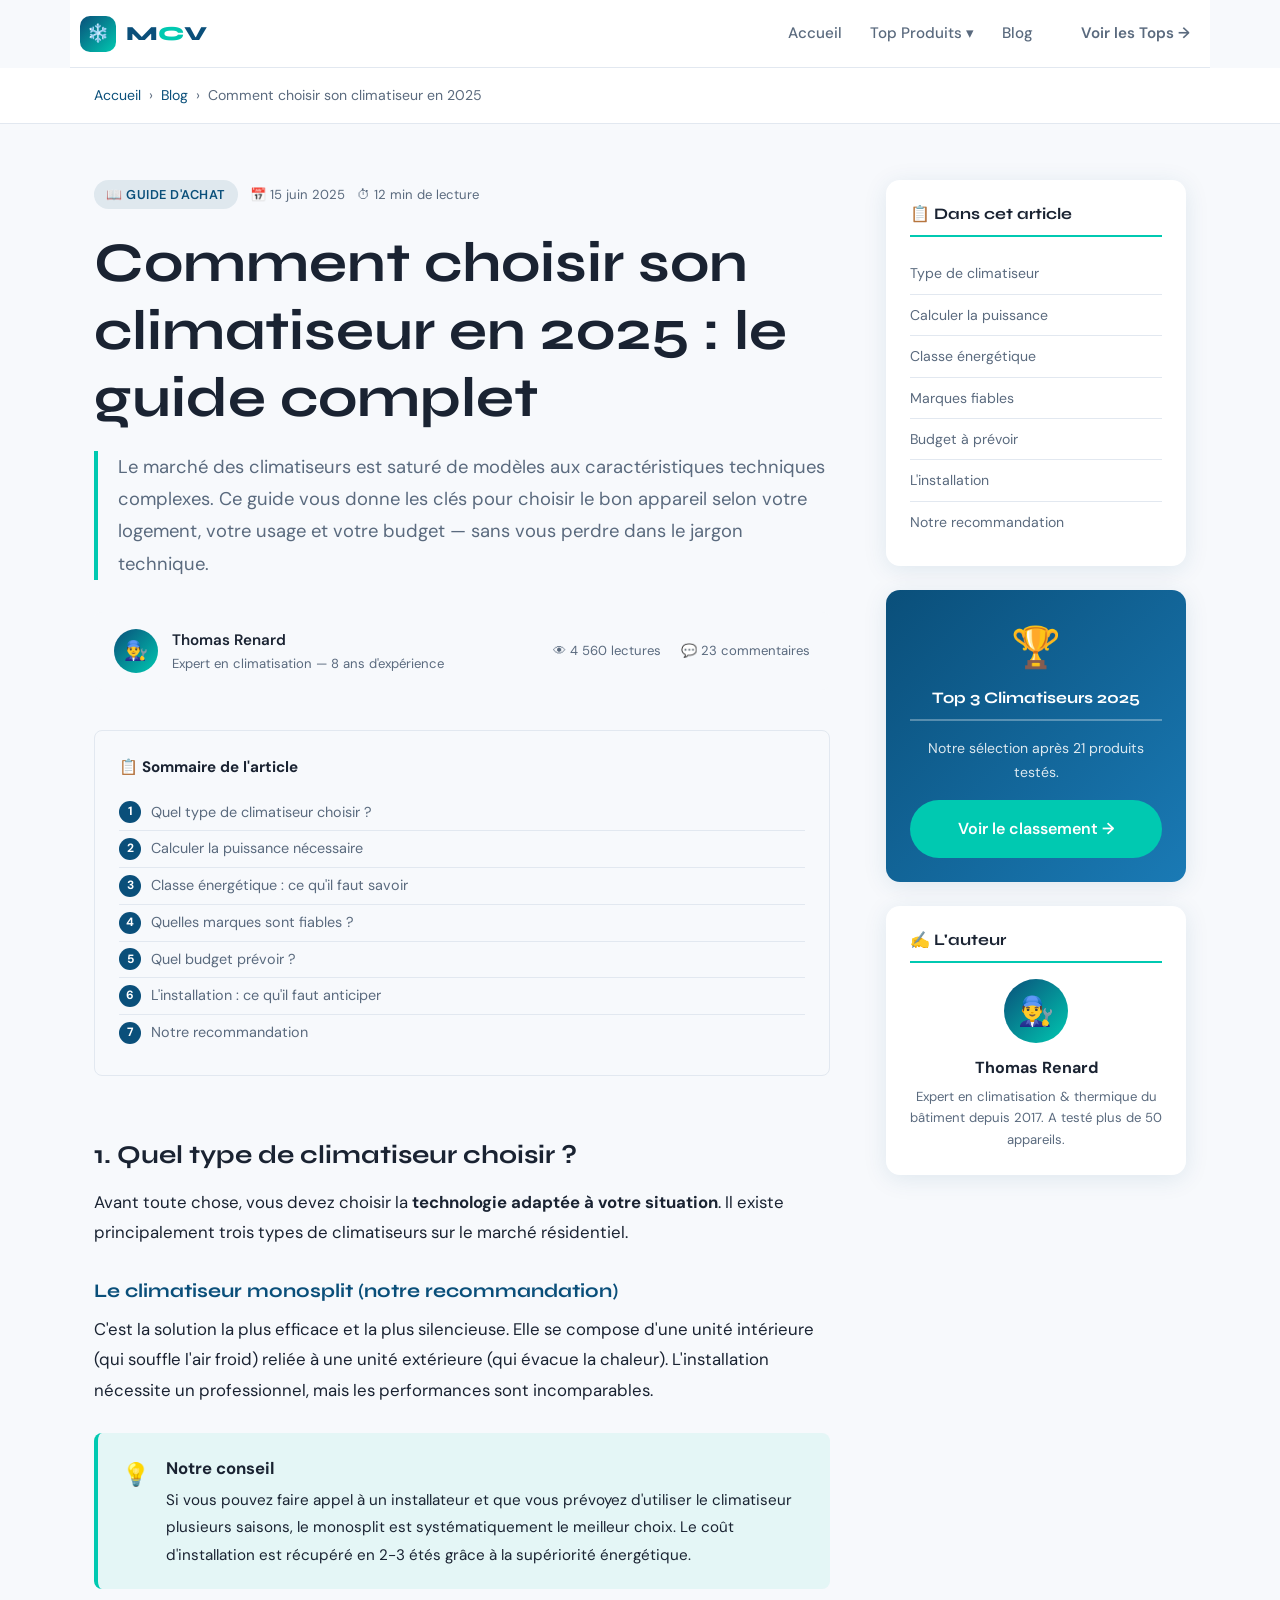
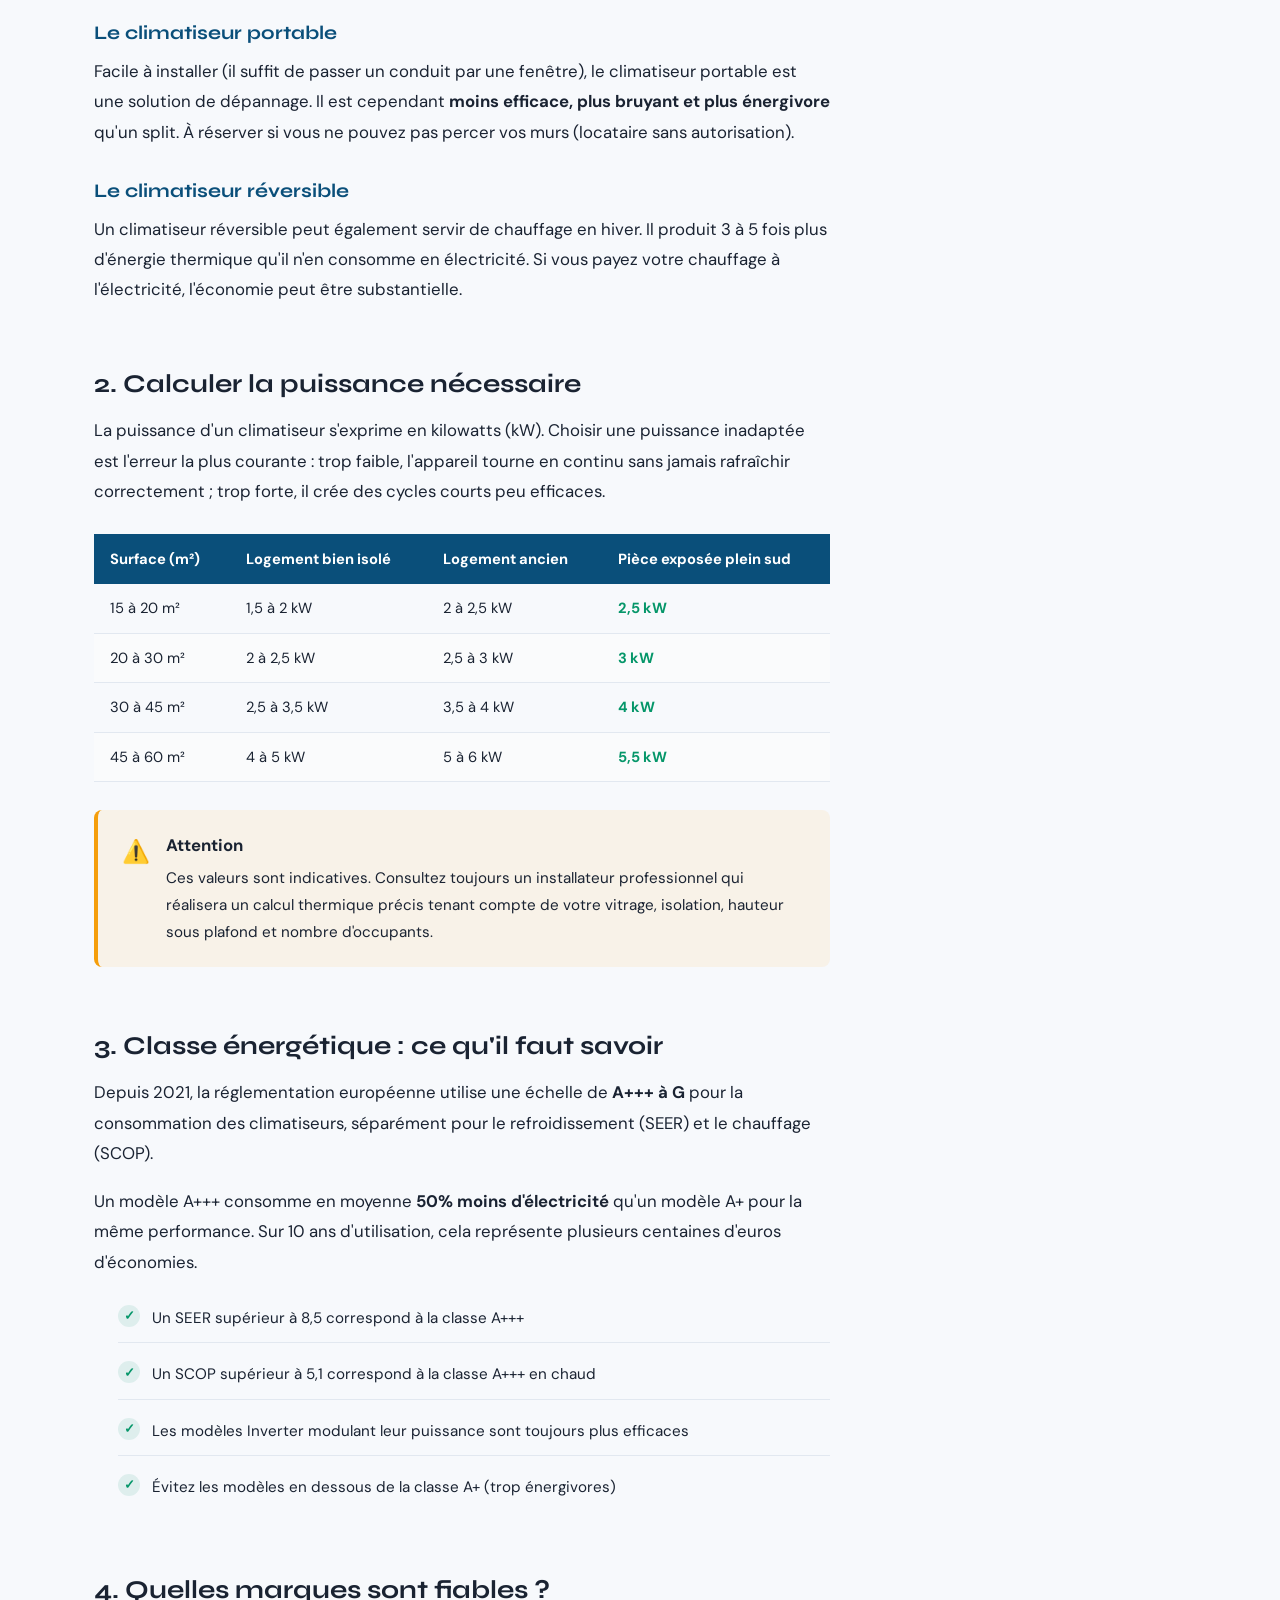
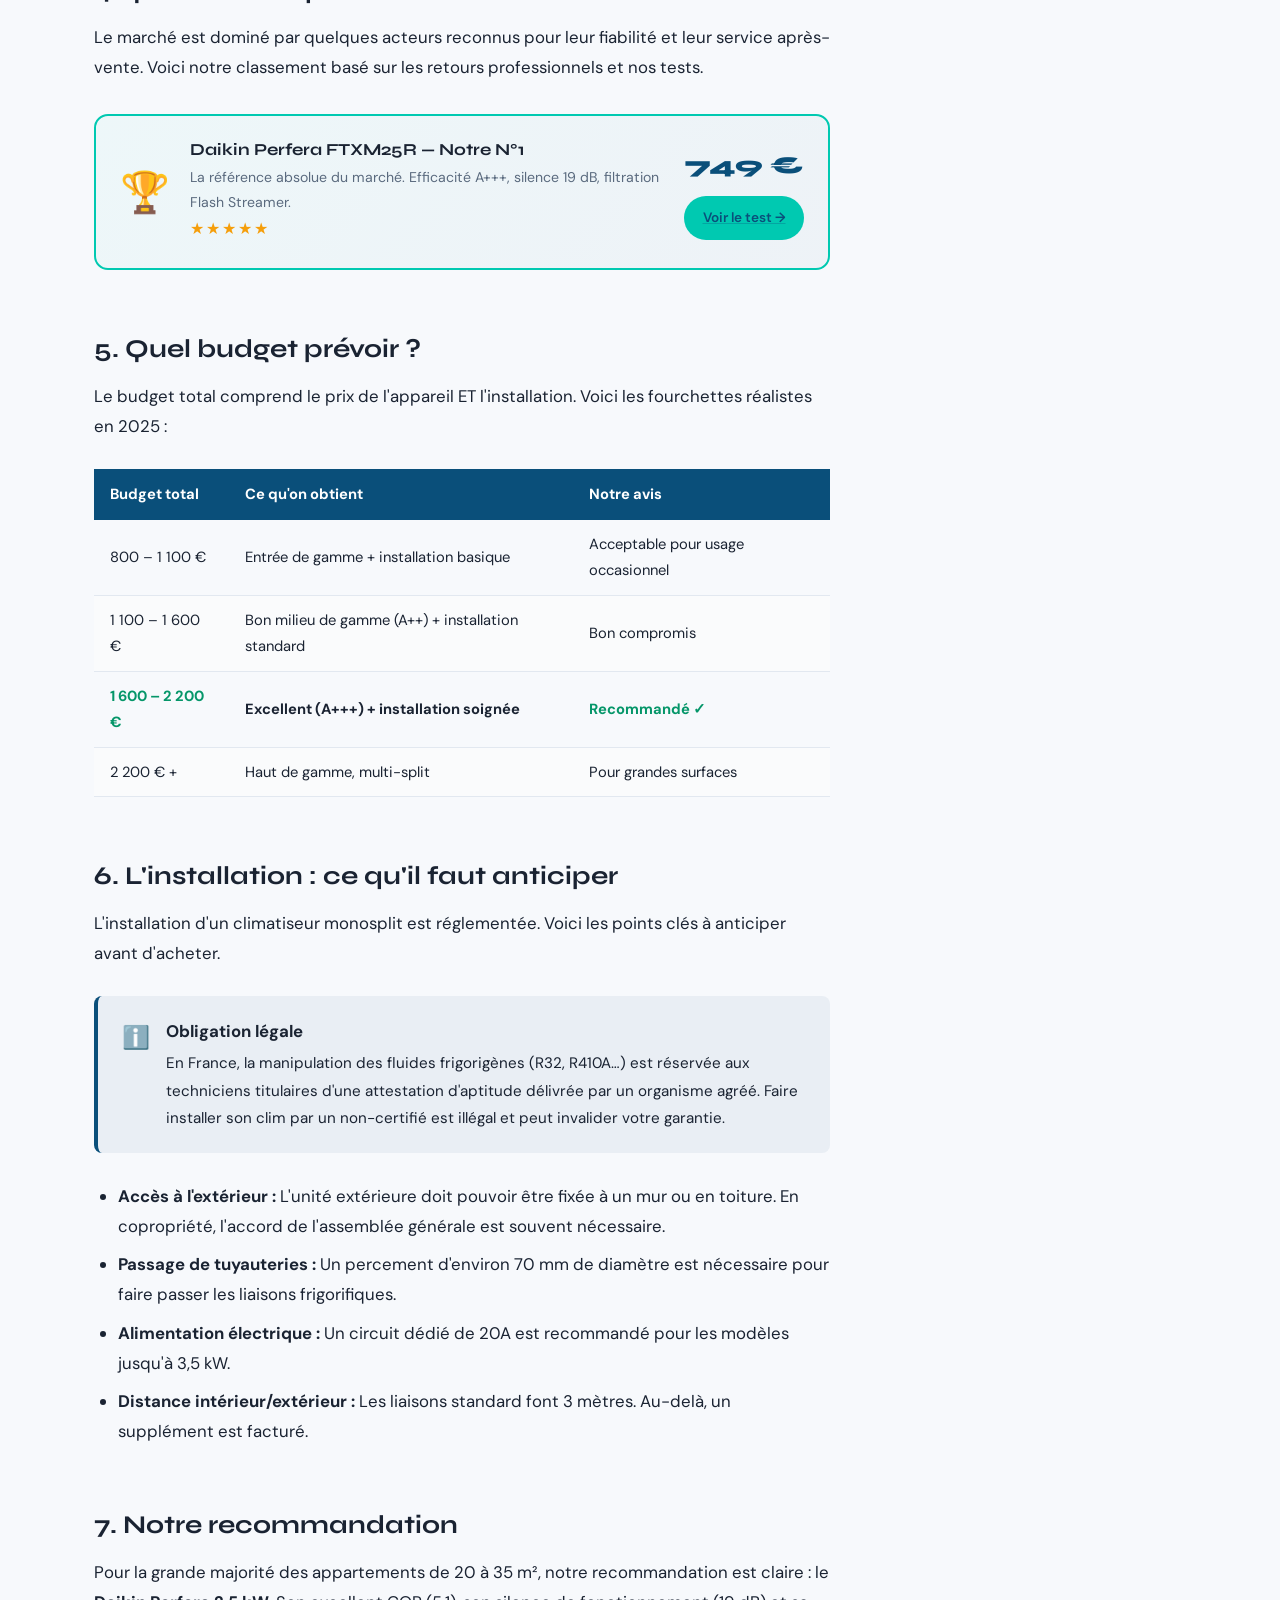
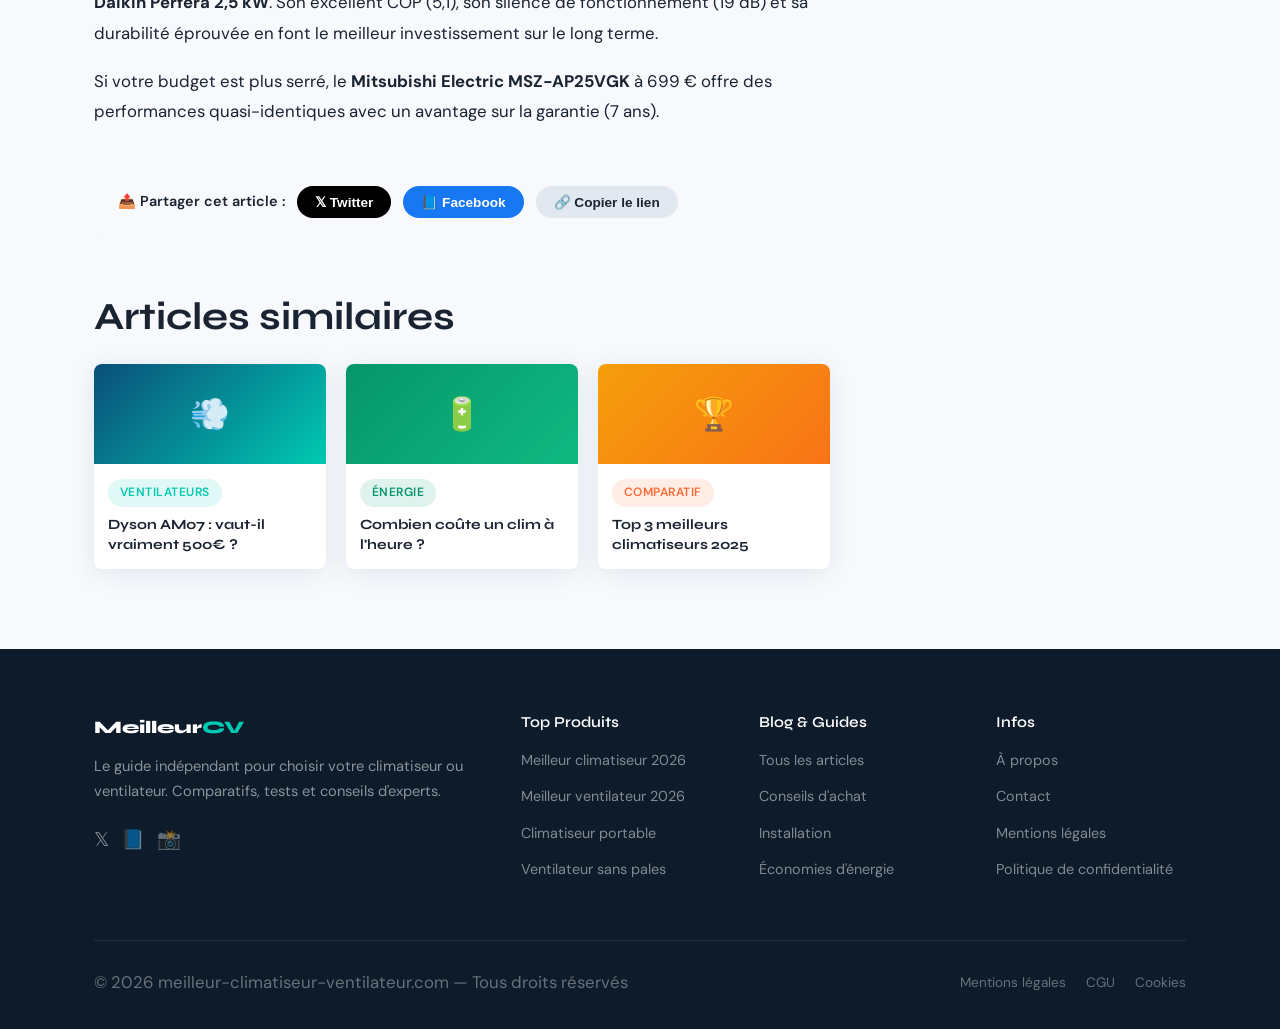
<file: article.html>
<!DOCTYPE html>
<html lang="fr">
<head>
  <meta charset="UTF-8">
  <meta name="viewport" content="width=device-width, initial-scale=1.0">
  <title>Comment choisir son climatiseur en 2025 : le guide complet — MeilleurClim</title>
  <meta name="description" content="Guide complet pour choisir votre climatiseur en 2025 : puissance, classe énergétique, marques recommandées, budget et conseils d'installation. Mis à jour juin 2025.">
  <meta name="robots" content="index, follow">
  <link rel="canonical" href="https://meilleur-climatiseur-ventilateur.com/article.html">
  <!-- Open Graph -->
  <meta property="og:title" content="Comment choisir son climatiseur en 2025 : le guide complet">
  <meta property="og:description" content="Guide complet pour choisir votre climatiseur en 2025 : puissance, classe énergétique, marques et budget.">
  <meta property="og:type" content="article">
  <meta property="og:url" content="https://meilleur-climatiseur-ventilateur.com/article.html">
  <!-- Article meta -->
  <meta property="article:published_time" content="2025-06-15">
  <meta property="article:modified_time" content="2025-06-15">
  <meta property="article:section" content="Guide d'achat">
  <link rel="preconnect" href="https://fonts.googleapis.com">
  <link href="https://fonts.googleapis.com/css2?family=Syne:wght@700;800&family=DM+Sans:ital,opsz,wght@0,9..40,400;0,9..40,500;0,9..40,600;1,9..40,400&display=swap" rel="stylesheet">
  <link rel="stylesheet" href="css/style.css">
  <style>
    /* ARTICLE LAYOUT */
    .article-layout {
      display: grid; grid-template-columns: 1fr 300px;
      gap: 56px; padding: 56px 0 80px;
      align-items: start;
    }

    /* ARTICLE HEADER */
    .article-header { margin-bottom: 40px; }
    .article-header-meta { display: flex; align-items: center; gap: 12px; flex-wrap: wrap; margin-bottom: 20px; }
    .article-header h1 { margin-bottom: 20px; }
    .article-intro {
      font-size: 1.15rem; color: var(--text-muted); line-height: 1.75;
      border-left: 4px solid var(--accent); padding-left: 20px;
      margin-bottom: 32px;
    }
    .author-bar {
      display: flex; align-items: center; gap: 14px;
      padding: 16px 20px; background: var(--bg);
      border-radius: var(--radius-sm); margin-bottom: 32px;
    }
    .author-avatar {
      width: 44px; height: 44px; border-radius: 50%;
      background: linear-gradient(135deg, var(--primary), var(--accent));
      display: flex; align-items: center; justify-content: center;
      font-size: 1.2rem; flex-shrink: 0;
    }
    .author-info { flex: 1; }
    .author-name { font-weight: 600; font-size: 0.95rem; }
    .author-role { font-size: 0.82rem; color: var(--text-muted); }
    .article-stats { display: flex; gap: 20px; font-size: 0.82rem; color: var(--text-muted); }

    /* TABLE OF CONTENTS */
    .toc {
      background: var(--bg); border-radius: var(--radius-sm); padding: 24px;
      margin-bottom: 40px; border: 1px solid var(--border);
    }
    .toc-title { font-weight: 700; font-size: 0.95rem; margin-bottom: 14px; display: flex; align-items: center; gap: 8px; }
    .toc-list { list-style: none; counter-reset: toc; }
    .toc-list li { counter-increment: toc; padding: 6px 0; border-bottom: 1px solid var(--border); }
    .toc-list li:last-child { border: none; }
    .toc-list a {
      font-size: 0.9rem; color: var(--text-muted); display: flex; align-items: center; gap: 10px;
      transition: color var(--transition);
    }
    .toc-list a:hover { color: var(--primary); }
    .toc-list a::before {
      content: counter(toc);
      width: 22px; height: 22px; border-radius: 50%;
      background: var(--primary); color: white;
      font-size: 0.75rem; font-weight: 700; flex-shrink: 0;
      display: flex; align-items: center; justify-content: center;
    }

    /* ARTICLE BODY */
    .article-body { font-size: 1.05rem; line-height: 1.8; }
    .article-body h2 {
      font-size: 1.6rem; margin: 48px 0 16px; padding-top: 16px;
      color: var(--text); scroll-margin-top: 100px;
    }
    .article-body h3 { font-size: 1.2rem; margin: 32px 0 12px; color: var(--primary); }
    .article-body p { margin-bottom: 18px; }
    .article-body ul, .article-body ol { padding-left: 24px; margin-bottom: 18px; }
    .article-body li { margin-bottom: 8px; }
    .article-body strong { color: var(--text); }
    .article-body a { color: var(--primary); text-decoration: underline; text-decoration-color: rgba(10,79,122,0.3); }
    .article-body a:hover { color: var(--accent); }

    /* CALLOUT BOXES */
    .callout {
      border-radius: var(--radius-sm); padding: 20px 24px;
      margin: 28px 0; display: flex; gap: 16px;
    }
    .callout-icon { font-size: 1.4rem; flex-shrink: 0; margin-top: 2px; }
    .callout-body p { margin: 0; font-size: 0.95rem; }
    .callout-body strong { display: block; margin-bottom: 4px; }
    .callout-info { background: rgba(10,79,122,0.06); border-left: 4px solid var(--primary); }
    .callout-tip { background: rgba(0,201,177,0.08); border-left: 4px solid var(--accent); }
    .callout-warning { background: rgba(245,158,11,0.08); border-left: 4px solid #f59e0b; }

    /* DATA TABLE */
    .data-table { width: 100%; border-collapse: collapse; margin: 28px 0; font-size: 0.92rem; }
    .data-table th { background: var(--primary); color: white; padding: 12px 16px; text-align: left; }
    .data-table td { padding: 11px 16px; border-bottom: 1px solid var(--border); }
    .data-table tr:nth-child(even) td { background: #fafbfc; }
    .data-table .highlight { color: #059669; font-weight: 700; }

    /* PROGRESS CHECKLIST */
    .checklist { list-style: none; padding: 0; }
    .checklist li {
      padding: 10px 0; border-bottom: 1px solid var(--border);
      display: flex; align-items: flex-start; gap: 12px; font-size: 0.95rem;
    }
    .checklist li:last-child { border: none; }
    .checklist li::before {
      content: '✓'; color: #059669; font-weight: 800;
      width: 22px; height: 22px; border-radius: 50%;
      background: rgba(5,150,105,0.1); flex-shrink: 0;
      display: flex; align-items: center; justify-content: center; font-size: 0.8rem;
    }

    /* PRODUCT MINI CARD */
    .product-mini {
      border: 2px solid var(--accent); border-radius: var(--radius); padding: 24px;
      margin: 32px 0; display: flex; align-items: center; gap: 20px;
      background: linear-gradient(135deg, rgba(0,201,177,0.04), rgba(10,79,122,0.04));
    }
    .product-mini-icon { font-size: 2.5rem; flex-shrink: 0; }
    .product-mini-content { flex: 1; }
    .product-mini h4 { margin-bottom: 4px; }
    .product-mini p { font-size: 0.88rem; color: var(--text-muted); margin: 0; }
    .product-mini-price { text-align: right; flex-shrink: 0; }
    .product-mini-price .price { font-family: var(--font-display); font-size: 1.5rem; font-weight: 800; color: var(--primary); }
    .product-mini-price .btn { margin-top: 8px; display: block; text-align: center; }

    /* SHARE BAR */
    .share-bar {
      display: flex; align-items: center; gap: 12px; flex-wrap: wrap;
      padding: 20px 24px; background: var(--bg); border-radius: var(--radius-sm);
      margin: 40px 0;
    }
    .share-bar span { font-weight: 600; font-size: 0.9rem; }
    .share-btn {
      padding: 8px 18px; border-radius: 50px; font-size: 0.85rem; font-weight: 600;
      border: none; cursor: pointer; transition: all var(--transition);
    }
    .share-x { background: #000; color: white; }
    .share-fb { background: #1877f2; color: white; }
    .share-copy { background: var(--border); color: var(--text); }
    .share-btn:hover { opacity: 0.85; transform: translateY(-1px); }

    /* RELATED ARTICLES */
    .related-grid { display: grid; grid-template-columns: repeat(3, 1fr); gap: 20px; margin-top: 24px; }
    .related-card { background: var(--white); border-radius: var(--radius-sm); overflow: hidden; box-shadow: var(--shadow); cursor: pointer; transition: transform var(--transition); }
    .related-card:hover { transform: translateY(-4px); }
    .related-img { height: 100px; display: flex; align-items: center; justify-content: center; font-size: 2rem; }
    .related-content { padding: 14px; }
    .related-content h4 { font-size: 0.88rem; line-height: 1.4; }

    /* SIDEBAR */
    .article-sidebar { position: sticky; top: 88px; }
    .sidebar-widget { background: var(--white); border-radius: var(--radius); box-shadow: var(--shadow); padding: 24px; margin-bottom: 24px; }
    .sidebar-widget h3 { font-size: 1rem; margin-bottom: 16px; padding-bottom: 12px; border-bottom: 2px solid var(--accent); }
    .sidebar-toc { list-style: none; }
    .sidebar-toc li { padding: 7px 0; border-bottom: 1px solid var(--border); }
    .sidebar-toc li:last-child { border: none; }
    .sidebar-toc a { font-size: 0.88rem; color: var(--text-muted); transition: color var(--transition); }
    .sidebar-toc a:hover, .sidebar-toc a.active { color: var(--primary); font-weight: 500; }
    .sidebar-toc a.active::before { content: '→ '; }

    /* PROGRESS BAR */
    .reading-progress {
      position: fixed; top: 0; left: 0; height: 3px; z-index: 200;
      background: linear-gradient(90deg, var(--primary), var(--accent));
      transition: width 0.1s;
    }

    /* RESPONSIVE */
    @media (max-width: 900px) {
      .article-layout { grid-template-columns: 1fr; }
      .article-sidebar { position: static; display: none; }
      .related-grid { grid-template-columns: 1fr; }
      .product-mini { flex-direction: column; }
      .product-mini-price { text-align: left; }
    }
  </style>
  <!-- Schema.org Article -->
  <script type="application/ld+json">
  {
    "@context": "https://schema.org",
    "@type": "Article",
    "headline": "Comment choisir son climatiseur en 2025 : le guide complet",
    "description": "Guide complet pour choisir votre climatiseur en 2025 : puissance, classe énergétique, marques recommandées, budget et conseils d'installation.",
    "datePublished": "2025-06-15",
    "dateModified": "2025-06-15",
    "author": {
      "@type": "Person",
      "name": "Thomas Renard",
      "jobTitle": "Expert en climatisation"
    },
    "publisher": {
      "@type": "Organization",
      "name": "Meilleur Climatiseur Ventilateur",
      "url": "https://meilleur-climatiseur-ventilateur.com"
    },
    "mainEntityOfPage": {
      "@type": "WebPage",
      "@id": "https://meilleur-climatiseur-ventilateur.com/article.html"
    }
  }
  </script>
  <!-- Schema.org BreadcrumbList -->
  <script type="application/ld+json">
  {
    "@context": "https://schema.org",
    "@type": "BreadcrumbList",
    "itemListElement": [
      { "@type": "ListItem", "position": 1, "name": "Accueil", "item": "https://meilleur-climatiseur-ventilateur.com/" },
      { "@type": "ListItem", "position": 2, "name": "Blog", "item": "https://meilleur-climatiseur-ventilateur.com/blog.html" },
      { "@type": "ListItem", "position": 3, "name": "Comment choisir son climatiseur en 2025" }
    ]
  }
  </script>
</head>
<body>

  <!-- Reading progress bar -->
  <div class="reading-progress" id="readingProgress"></div>

  <!-- BREADCRUMB -->
  <div style="background:var(--white);border-bottom:1px solid var(--border)">
    <div class="container">
      <div class="breadcrumb">
        <a href="index.html">Accueil</a>
        <span>›</span>
        <a href="blog.html">Blog</a>
        <span>›</span>
        <span>Comment choisir son climatiseur en 2025</span>
      </div>
    </div>
  </div>

  <!-- ARTICLE LAYOUT -->
  <div class="container">
    <div class="article-layout">

      <!-- MAIN ARTICLE -->
      <article>
        <!-- Article header -->
        <header class="article-header">
          <div class="article-header-meta">
            <span class="badge badge-primary">📖 Guide d'achat</span>
            <span style="font-size:0.82rem;color:var(--text-muted)">📅 15 juin 2025</span>
            <span style="font-size:0.82rem;color:var(--text-muted)">⏱ 12 min de lecture</span>
          </div>
          <h1>Comment choisir son climatiseur en 2025 : le guide complet</h1>
          <p class="article-intro">
            Le marché des climatiseurs est saturé de modèles aux caractéristiques techniques complexes. Ce guide vous donne les clés pour choisir le bon appareil selon votre logement, votre usage et votre budget — sans vous perdre dans le jargon technique.
          </p>
          <div class="author-bar">
            <div class="author-avatar">👨‍🔧</div>
            <div class="author-info">
              <div class="author-name">Thomas Renard</div>
              <div class="author-role">Expert en climatisation — 8 ans d'expérience</div>
            </div>
            <div class="article-stats">
              <span>👁 4 560 lectures</span>
              <span>💬 23 commentaires</span>
            </div>
          </div>
        </header>

        <!-- Table of contents -->
        <div class="toc">
          <div class="toc-title">📋 Sommaire de l'article</div>
          <ol class="toc-list">
            <li><a href="#type">Quel type de climatiseur choisir ?</a></li>
            <li><a href="#puissance">Calculer la puissance nécessaire</a></li>
            <li><a href="#energie">Classe énergétique : ce qu'il faut savoir</a></li>
            <li><a href="#marques">Quelles marques sont fiables ?</a></li>
            <li><a href="#budget">Quel budget prévoir ?</a></li>
            <li><a href="#installation">L'installation : ce qu'il faut anticiper</a></li>
            <li><a href="#verdict">Notre recommandation</a></li>
          </ol>
        </div>

        <!-- Article body -->
        <div class="article-body">

          <h2 id="type">1. Quel type de climatiseur choisir ?</h2>
          <p>Avant toute chose, vous devez choisir la <strong>technologie adaptée à votre situation</strong>. Il existe principalement trois types de climatiseurs sur le marché résidentiel.</p>

          <h3>Le climatiseur monosplit (notre recommandation)</h3>
          <p>C'est la solution la plus efficace et la plus silencieuse. Elle se compose d'une unité intérieure (qui souffle l'air froid) reliée à une unité extérieure (qui évacue la chaleur). L'installation nécessite un professionnel, mais les performances sont incomparables.</p>

          <div class="callout callout-tip">
            <div class="callout-icon">💡</div>
            <div class="callout-body">
              <strong>Notre conseil</strong>
              <p>Si vous pouvez faire appel à un installateur et que vous prévoyez d'utiliser le climatiseur plusieurs saisons, le monosplit est systématiquement le meilleur choix. Le coût d'installation est récupéré en 2-3 étés grâce à la supériorité énergétique.</p>
            </div>
          </div>

          <h3>Le climatiseur portable</h3>
          <p>Facile à installer (il suffit de passer un conduit par une fenêtre), le climatiseur portable est une solution de dépannage. Il est cependant <strong>moins efficace, plus bruyant et plus énergivore</strong> qu'un split. À réserver si vous ne pouvez pas percer vos murs (locataire sans autorisation).</p>

          <h3>Le climatiseur réversible</h3>
          <p>Un climatiseur réversible peut également servir de chauffage en hiver. Il produit 3 à 5 fois plus d'énergie thermique qu'il n'en consomme en électricité. Si vous payez votre chauffage à l'électricité, l'économie peut être substantielle.</p>

          <h2 id="puissance">2. Calculer la puissance nécessaire</h2>
          <p>La puissance d'un climatiseur s'exprime en kilowatts (kW). Choisir une puissance inadaptée est l'erreur la plus courante : trop faible, l'appareil tourne en continu sans jamais rafraîchir correctement ; trop forte, il crée des cycles courts peu efficaces.</p>

          <table class="data-table">
            <thead>
              <tr><th>Surface (m²)</th><th>Logement bien isolé</th><th>Logement ancien</th><th>Pièce exposée plein sud</th></tr>
            </thead>
            <tbody>
              <tr><td>15 à 20 m²</td><td>1,5 à 2 kW</td><td>2 à 2,5 kW</td><td class="highlight">2,5 kW</td></tr>
              <tr><td>20 à 30 m²</td><td>2 à 2,5 kW</td><td>2,5 à 3 kW</td><td class="highlight">3 kW</td></tr>
              <tr><td>30 à 45 m²</td><td>2,5 à 3,5 kW</td><td>3,5 à 4 kW</td><td class="highlight">4 kW</td></tr>
              <tr><td>45 à 60 m²</td><td>4 à 5 kW</td><td>5 à 6 kW</td><td class="highlight">5,5 kW</td></tr>
            </tbody>
          </table>

          <div class="callout callout-warning">
            <div class="callout-icon">⚠️</div>
            <div class="callout-body">
              <strong>Attention</strong>
              <p>Ces valeurs sont indicatives. Consultez toujours un installateur professionnel qui réalisera un calcul thermique précis tenant compte de votre vitrage, isolation, hauteur sous plafond et nombre d'occupants.</p>
            </div>
          </div>

          <h2 id="energie">3. Classe énergétique : ce qu'il faut savoir</h2>
          <p>Depuis 2021, la réglementation européenne utilise une échelle de <strong>A+++ à G</strong> pour la consommation des climatiseurs, séparément pour le refroidissement (SEER) et le chauffage (SCOP).</p>

          <p>Un modèle A+++ consomme en moyenne <strong>50% moins d'électricité</strong> qu'un modèle A+ pour la même performance. Sur 10 ans d'utilisation, cela représente plusieurs centaines d'euros d'économies.</p>

          <ul class="checklist">
            <li>Un SEER supérieur à 8,5 correspond à la classe A+++</li>
            <li>Un SCOP supérieur à 5,1 correspond à la classe A+++ en chaud</li>
            <li>Les modèles Inverter modulant leur puissance sont toujours plus efficaces</li>
            <li>Évitez les modèles en dessous de la classe A+ (trop énergivores)</li>
          </ul>

          <h2 id="marques">4. Quelles marques sont fiables ?</h2>
          <p>Le marché est dominé par quelques acteurs reconnus pour leur fiabilité et leur service après-vente. Voici notre classement basé sur les retours professionnels et nos tests.</p>

          <!-- Mini product card -->
          <div class="product-mini">
            <div class="product-mini-icon">🏆</div>
            <div class="product-mini-content">
              <h4>Daikin Perfera FTXM25R — Notre N°1</h4>
              <p>La référence absolue du marché. Efficacité A+++, silence 19 dB, filtration Flash Streamer.</p>
              <div class="stars">★★★★★</div>
            </div>
            <div class="product-mini-price">
              <div class="price">749 €</div>
              <a href="top3.html" class="btn btn-accent" style="padding:8px 16px;font-size:0.85rem;margin-top:8px">Voir le test →</a>
            </div>
          </div>

          <h2 id="budget">5. Quel budget prévoir ?</h2>
          <p>Le budget total comprend le prix de l'appareil ET l'installation. Voici les fourchettes réalistes en 2025 :</p>

          <table class="data-table">
            <thead>
              <tr><th>Budget total</th><th>Ce qu'on obtient</th><th>Notre avis</th></tr>
            </thead>
            <tbody>
              <tr><td>800 – 1 100 €</td><td>Entrée de gamme + installation basique</td><td>Acceptable pour usage occasionnel</td></tr>
              <tr><td>1 100 – 1 600 €</td><td>Bon milieu de gamme (A++) + installation standard</td><td>Bon compromis</td></tr>
              <tr><td><strong class="highlight">1 600 – 2 200 €</strong></td><td><strong>Excellent (A+++) + installation soignée</strong></td><td class="highlight">Recommandé ✓</td></tr>
              <tr><td>2 200 € +</td><td>Haut de gamme, multi-split</td><td>Pour grandes surfaces</td></tr>
            </tbody>
          </table>

          <h2 id="installation">6. L'installation : ce qu'il faut anticiper</h2>
          <p>L'installation d'un climatiseur monosplit est réglementée. Voici les points clés à anticiper avant d'acheter.</p>

          <div class="callout callout-info">
            <div class="callout-icon">ℹ️</div>
            <div class="callout-body">
              <strong>Obligation légale</strong>
              <p>En France, la manipulation des fluides frigorigènes (R32, R410A…) est réservée aux techniciens titulaires d'une attestation d'aptitude délivrée par un organisme agréé. Faire installer son clim par un non-certifié est illégal et peut invalider votre garantie.</p>
            </div>
          </div>

          <ul>
            <li><strong>Accès à l'extérieur :</strong> L'unité extérieure doit pouvoir être fixée à un mur ou en toiture. En copropriété, l'accord de l'assemblée générale est souvent nécessaire.</li>
            <li><strong>Passage de tuyauteries :</strong> Un percement d'environ 70 mm de diamètre est nécessaire pour faire passer les liaisons frigorifiques.</li>
            <li><strong>Alimentation électrique :</strong> Un circuit dédié de 20A est recommandé pour les modèles jusqu'à 3,5 kW.</li>
            <li><strong>Distance intérieur/extérieur :</strong> Les liaisons standard font 3 mètres. Au-delà, un supplément est facturé.</li>
          </ul>

          <h2 id="verdict">7. Notre recommandation</h2>
          <p>Pour la grande majorité des appartements de 20 à 35 m², notre recommandation est claire : le <strong>Daikin Perfera 2,5 kW</strong>. Son excellent COP (5,1), son silence de fonctionnement (19 dB) et sa durabilité éprouvée en font le meilleur investissement sur le long terme.</p>

          <p>Si votre budget est plus serré, le <strong>Mitsubishi Electric MSZ-AP25VGK</strong> à 699 € offre des performances quasi-identiques avec un avantage sur la garantie (7 ans).</p>

          <!-- Share bar -->
          <div class="share-bar">
            <span>📤 Partager cet article :</span>
            <button class="share-btn share-x">𝕏 Twitter</button>
            <button class="share-btn share-fb">📘 Facebook</button>
            <button class="share-btn share-copy" onclick="copyLink()">🔗 Copier le lien</button>
          </div>

        </div>

        <!-- Related articles -->
        <section style="margin-top:56px">
          <h2 style="margin-bottom:24px">Articles similaires</h2>
          <div class="related-grid">
            <a href="article.html" class="related-card">
              <div class="related-img" style="background:linear-gradient(135deg,var(--primary),var(--accent))">💨</div>
              <div class="related-content">
                <span class="badge badge-accent" style="font-size:0.75rem;margin-bottom:8px">Ventilateurs</span>
                <h4>Dyson AM07 : vaut-il vraiment 500€ ?</h4>
              </div>
            </a>
            <a href="article.html" class="related-card">
              <div class="related-img" style="background:linear-gradient(135deg,#059669,#10b981)">🔋</div>
              <div class="related-content">
                <span class="badge" style="background:rgba(5,150,105,0.12);color:#059669;font-size:0.75rem;margin-bottom:8px">Énergie</span>
                <h4>Combien coûte un clim à l'heure ?</h4>
              </div>
            </a>
            <a href="top3.html" class="related-card">
              <div class="related-img" style="background:linear-gradient(135deg,#f59e0b,#f97316)">🏆</div>
              <div class="related-content">
                <span class="badge badge-warm" style="font-size:0.75rem;margin-bottom:8px">Comparatif</span>
                <h4>Top 3 meilleurs climatiseurs 2025</h4>
              </div>
            </a>
          </div>
        </section>

      </article>

      <!-- SIDEBAR -->
      <aside class="article-sidebar">
        <!-- Sticky TOC -->
        <div class="sidebar-widget">
          <h3>📋 Dans cet article</h3>
          <ul class="sidebar-toc" id="sidebarToc">
            <li><a href="#type">Type de climatiseur</a></li>
            <li><a href="#puissance">Calculer la puissance</a></li>
            <li><a href="#energie">Classe énergétique</a></li>
            <li><a href="#marques">Marques fiables</a></li>
            <li><a href="#budget">Budget à prévoir</a></li>
            <li><a href="#installation">L'installation</a></li>
            <li><a href="#verdict">Notre recommandation</a></li>
          </ul>
        </div>

        <!-- Top 3 CTA -->
        <div class="sidebar-widget" style="background:linear-gradient(135deg,var(--primary),var(--primary-light));color:white;text-align:center">
          <div style="font-size:2.5rem;margin-bottom:8px">🏆</div>
          <h3 style="color:white;border-bottom-color:rgba(255,255,255,0.3)">Top 3 Climatiseurs 2025</h3>
          <p style="font-size:0.88rem;opacity:0.85;margin-bottom:16px">Notre sélection après 21 produits testés.</p>
          <a href="top3.html" class="btn btn-accent" style="width:100%;justify-content:center">Voir le classement →</a>
        </div>

        <!-- Author -->
        <div class="sidebar-widget">
          <h3>✍️ L'auteur</h3>
          <div style="text-align:center">
            <div style="width:64px;height:64px;border-radius:50%;background:linear-gradient(135deg,var(--primary),var(--accent));display:flex;align-items:center;justify-content:center;font-size:1.8rem;margin:0 auto 12px">👨‍🔧</div>
            <div style="font-weight:700;margin-bottom:4px">Thomas Renard</div>
            <div style="font-size:0.82rem;color:var(--text-muted)">Expert en climatisation & thermique du bâtiment depuis 2017. A testé plus de 50 appareils.</div>
          </div>
        </div>

      </aside>
    </div>
  </div>

  <script src="js/components.js"></script>
  <script>
    // Reading progress
    window.addEventListener('scroll', () => {
      const doc = document.documentElement;
      const scrollTop = doc.scrollTop || document.body.scrollTop;
      const scrollHeight = doc.scrollHeight - doc.clientHeight;
      const progress = (scrollTop / scrollHeight) * 100;
      document.getElementById('readingProgress').style.width = progress + '%';
    });

    // Active TOC
    const headings = document.querySelectorAll('.article-body h2');
    const tocLinks = document.querySelectorAll('#sidebarToc a');
    window.addEventListener('scroll', () => {
      let current = '';
      headings.forEach(h => { if (window.scrollY >= h.offsetTop - 130) current = h.id; });
      tocLinks.forEach(l => {
        l.classList.remove('active');
        if (l.getAttribute('href') === '#' + current) l.classList.add('active');
      });
    });

    function copyLink() {
      navigator.clipboard.writeText(window.location.href).then(() => {
        const btn = document.querySelector('.share-copy');
        btn.textContent = '✓ Copié !';
        setTimeout(() => btn.textContent = '🔗 Copier le lien', 2000);
      });
    }
  </script>
</body>
</html>
</file>
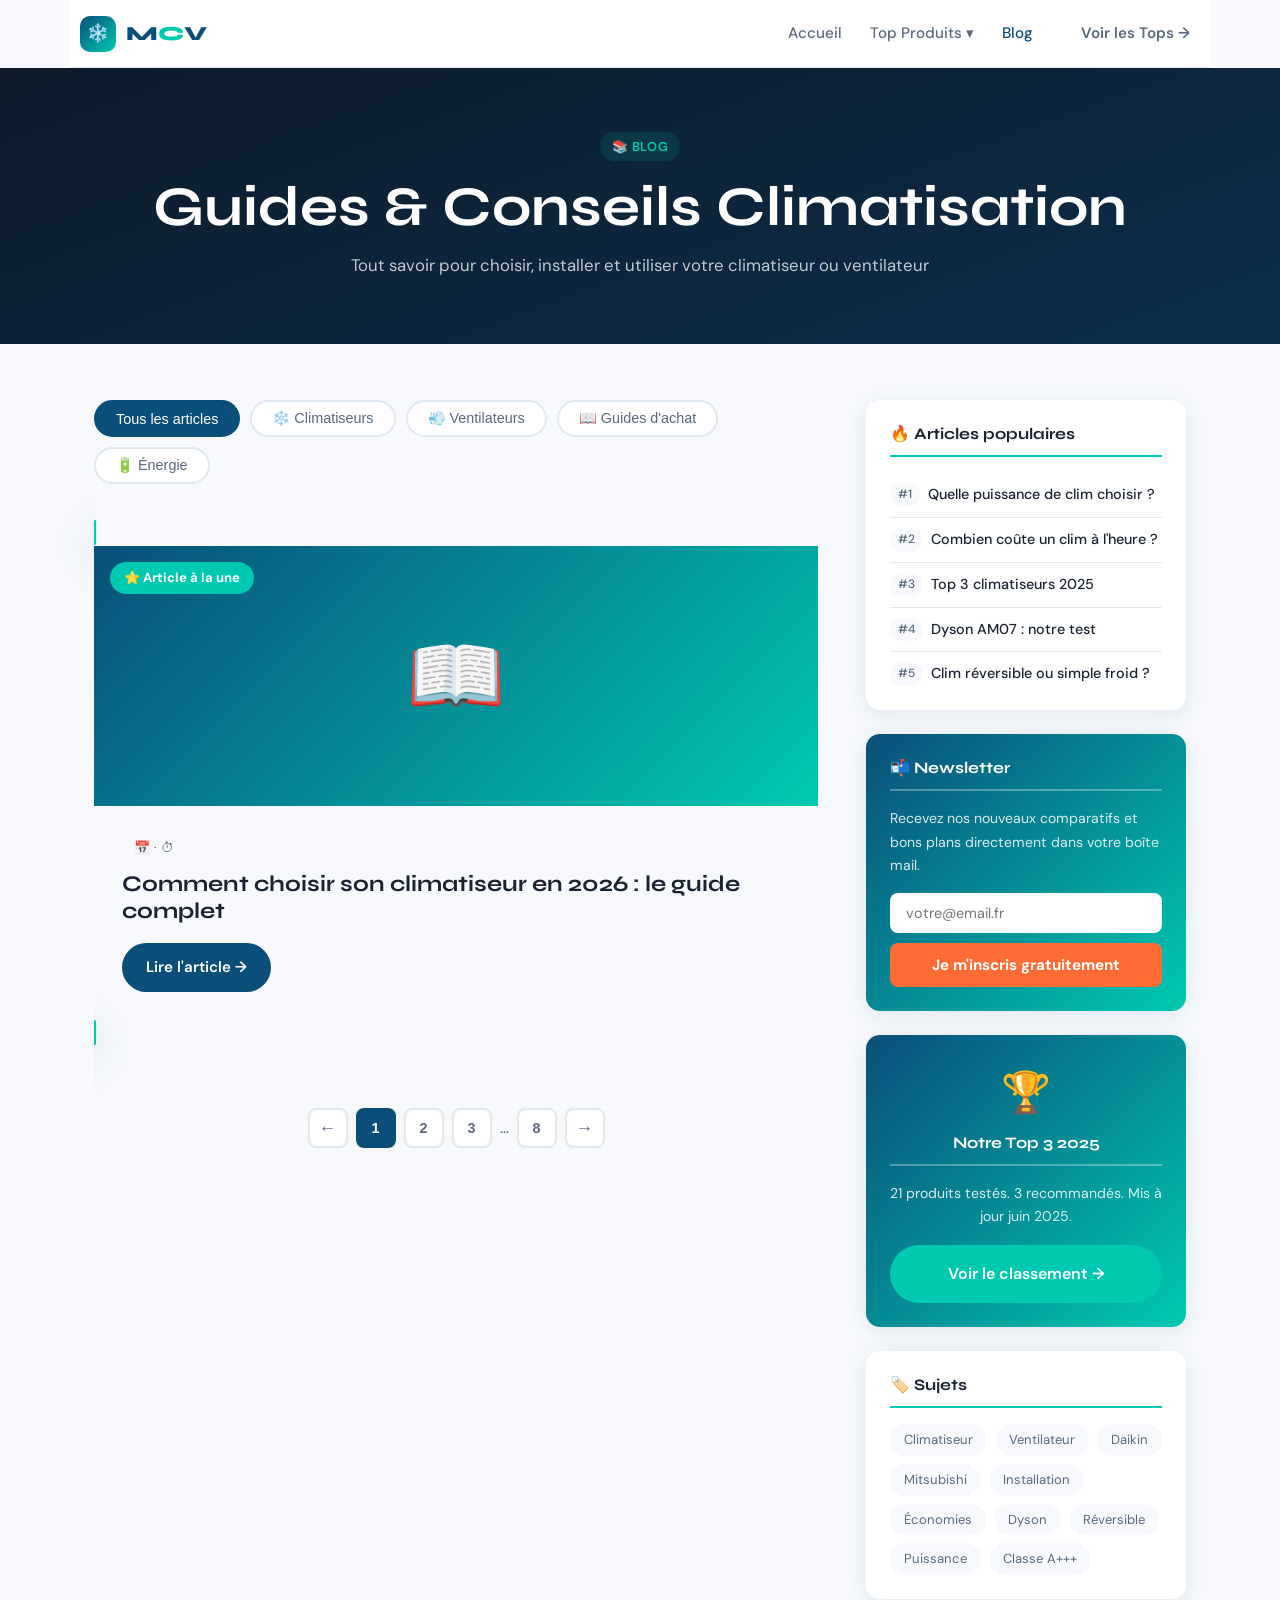
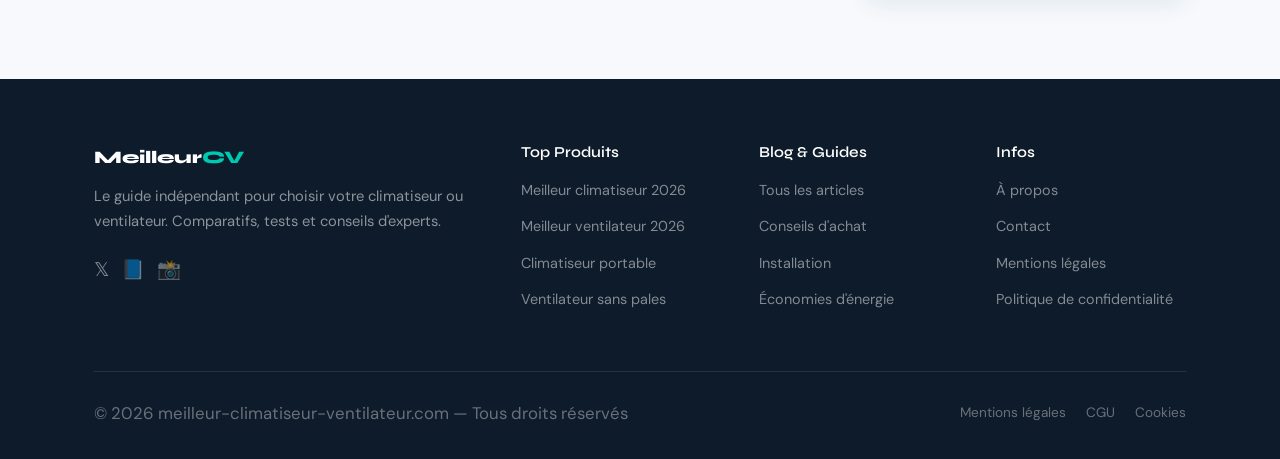
<file: blog.html>
<!DOCTYPE html>
<html lang="fr">
<head>
  <meta charset="UTF-8">
  <meta name="viewport" content="width=device-width, initial-scale=1.0">
  <title>Blog Climatiseur & Ventilateur — Guides, Conseils et Tests 2025</title>
  <meta name="description" content="Tous nos articles sur les climatiseurs et ventilateurs : guides d'achat, tests produits, conseils d'installation et astuces pour économiser de l'énergie.">
  <meta name="robots" content="index, follow">
  <link rel="canonical" href="https://meilleur-climatiseur-ventilateur.com/blog.html">
  <link rel="preconnect" href="https://fonts.googleapis.com">
  <link href="https://fonts.googleapis.com/css2?family=Syne:wght@700;800&family=DM+Sans:ital,opsz,wght@0,9..40,400;0,9..40,500;0,9..40,600;1,9..40,400&display=swap" rel="stylesheet">
  <link rel="stylesheet" href="css/style.css">
  <style>
    /* PAGE HERO */
    .page-hero {
      background: linear-gradient(160deg, var(--bg-dark) 0%, #0c2d4a 100%);
      color: var(--white); padding: 64px 0; text-align: center;
    }
    .page-hero p { font-size: 1.05rem; opacity: 0.75; margin-top: 12px; }

    /* BLOG LAYOUT */
    .blog-layout { display: grid; grid-template-columns: 1fr 320px; gap: 48px; padding: 56px 0; }

    /* FILTER TABS */
    .filter-tabs { display: flex; gap: 10px; flex-wrap: wrap; margin-bottom: 36px; }
    .filter-tab {
      padding: 8px 20px; border-radius: 50px; font-size: 0.9rem; font-weight: 500;
      border: 2px solid var(--border); background: var(--white); cursor: pointer;
      transition: all var(--transition); color: var(--text-muted);
    }
    .filter-tab:hover, .filter-tab.active {
      background: var(--primary); color: white; border-color: var(--primary);
    }

    /* ARTICLES GRID */
    .articles-list { display: flex; flex-direction: column; gap: 28px; }

    /* ARTICLE CARD HORIZONTAL */
    .article-h-card {
      display: grid; grid-template-columns: 200px 1fr;
      background: var(--white); border-radius: var(--radius);
      box-shadow: var(--shadow); overflow: hidden;
      transition: transform var(--transition), box-shadow var(--transition);
      cursor: pointer;
    }
    .article-h-card:hover { transform: translateY(-4px); box-shadow: var(--shadow-lg); }
    .article-h-img {
      min-height: 160px;
      display: flex; align-items: center; justify-content: center;
      font-size: 3.5rem;
    }
    .cat-clim { background: linear-gradient(135deg, var(--primary), #1e6fa8); }
    .cat-ventil { background: linear-gradient(135deg, #00c9b1, #0a8a7a); }
    .cat-guide { background: linear-gradient(135deg, #f59e0b, #f97316); }
    .cat-eco { background: linear-gradient(135deg, #059669, #10b981); }
    .article-h-content { padding: 24px 28px; display: flex; flex-direction: column; }
    .article-h-top { display: flex; align-items: center; gap: 10px; margin-bottom: 10px; }
    .article-h-content h2 { font-size: 1.2rem; margin-bottom: 10px; transition: color var(--transition); }
    .article-h-card:hover h2 { color: var(--primary); }
    .article-h-content p { color: var(--text-muted); font-size: 0.92rem; flex: 1; margin-bottom: 14px; }
    .article-meta { display: flex; gap: 16px; font-size: 0.82rem; color: var(--text-muted); margin-top: auto; }
    .article-meta span { display: flex; align-items: center; gap: 4px; }

    /* FEATURED ARTICLE */
    .featured-article {
      background: var(--white); border-radius: var(--radius);
      box-shadow: var(--shadow-lg); overflow: hidden;
      margin-bottom: 28px; border: 2px solid var(--accent);
    }
    .featured-badge-wrap { position: relative; }
    .featured-img {
      height: 260px; background: linear-gradient(135deg, var(--primary) 0%, var(--accent) 100%);
      display: flex; align-items: center; justify-content: center; font-size: 5rem;
    }
    .featured-label {
      position: absolute; top: 16px; left: 16px;
      background: var(--accent); color: white; padding: 5px 14px; border-radius: 50px;
      font-size: 0.82rem; font-weight: 700;
    }
    .featured-content { padding: 28px; }
    .featured-content h2 { font-size: 1.4rem; margin-bottom: 12px; }
    .featured-content p { color: var(--text-muted); font-size: 0.95rem; margin-bottom: 18px; }

    /* SIDEBAR */
    .sidebar { }
    .sidebar-widget {
      background: var(--white); border-radius: var(--radius);
      box-shadow: var(--shadow); padding: 24px; margin-bottom: 24px;
    }
    .sidebar-widget h3 { font-size: 1rem; margin-bottom: 16px; padding-bottom: 12px; border-bottom: 2px solid var(--accent); }
    .sidebar-links { list-style: none; }
    .sidebar-links li { padding: 10px 0; border-bottom: 1px solid var(--border); }
    .sidebar-links li:last-child { border: none; padding-bottom: 0; }
    .sidebar-links a { font-size: 0.9rem; color: var(--text); font-weight: 500; transition: color var(--transition); display: flex; align-items: center; gap: 8px; }
    .sidebar-links a:hover { color: var(--primary); }
    .sidebar-links .rank { font-size: 0.75rem; background: var(--bg); padding: 2px 8px; border-radius: 50px; color: var(--text-muted); }
    /* Newsletter widget */
    .newsletter-widget { background: linear-gradient(135deg, var(--primary), var(--accent)); color: white; }
    .newsletter-widget h3 { color: white; border-bottom-color: rgba(255,255,255,0.3); }
    .newsletter-widget p { font-size: 0.88rem; opacity: 0.85; margin-bottom: 16px; }
    .newsletter-input {
      width: 100%; padding: 11px 16px; border-radius: var(--radius-sm);
      border: none; font-size: 0.9rem; margin-bottom: 10px;
      font-family: var(--font-body);
    }
    .newsletter-btn {
      width: 100%; padding: 12px; border-radius: var(--radius-sm);
      background: var(--accent-warm); color: white; border: none; cursor: pointer;
      font-weight: 700; font-size: 0.95rem; font-family: var(--font-body);
      transition: background var(--transition);
    }
    .newsletter-btn:hover { background: #e85a25; }
    /* Tags cloud */
    .tags-cloud { display: flex; flex-wrap: wrap; gap: 8px; }
    .tag {
      padding: 5px 14px; background: var(--bg); border-radius: 50px;
      font-size: 0.82rem; color: var(--text-muted); transition: all var(--transition);
    }
    .tag:hover { background: var(--primary); color: white; }

    /* PAGINATION */
    .pagination {
      display: flex; gap: 8px; justify-content: center; align-items: center;
      margin-top: 48px;
    }
    .page-btn {
      width: 40px; height: 40px; border-radius: var(--radius-sm);
      display: flex; align-items: center; justify-content: center;
      background: var(--white); border: 2px solid var(--border); cursor: pointer;
      font-weight: 600; font-size: 0.9rem; transition: all var(--transition);
      color: var(--text-muted);
    }
    .page-btn:hover, .page-btn.active { background: var(--primary); color: white; border-color: var(--primary); }
    .page-btn.arrow { font-size: 1.1rem; }

    /* RESPONSIVE */
    @media (max-width: 900px) {
      .blog-layout { grid-template-columns: 1fr; }
      .sidebar { display: grid; grid-template-columns: 1fr 1fr; gap: 20px; }
    }
    @media (max-width: 600px) {
      .article-h-card { grid-template-columns: 1fr; }
      .article-h-img { min-height: 120px; }
      .sidebar { grid-template-columns: 1fr; }
    }
  </style>
  <script type="application/ld+json">
  {
    "@context": "https://schema.org",
    "@type": "Blog",
    "name": "Blog Meilleur Climatiseur Ventilateur",
    "url": "https://meilleur-climatiseur-ventilateur.com/blog.html",
    "description": "Articles, guides et tests sur les climatiseurs et ventilateurs"
  }
  </script>
</head>
<body>

  <!-- HERO -->
  <div class="page-hero">
    <div class="container">
      <span class="badge badge-accent">📚 Blog</span>
      <h1 style="margin-top:12px">Guides & Conseils Climatisation</h1>
      <p>Tout savoir pour choisir, installer et utiliser votre climatiseur ou ventilateur</p>
    </div>
  </div>

  <div class="container">
    <div class="blog-layout">

      <!-- MAIN CONTENT -->
      <main>
        <!-- Filters -->
        <div class="filter-tabs">
          <button class="filter-tab active" onclick="filterCat(this,'all')">Tous les articles</button>
          <button class="filter-tab" onclick="filterCat(this,'clim')">❄️ Climatiseurs</button>
          <button class="filter-tab" onclick="filterCat(this,'ventil')">💨 Ventilateurs</button>
          <button class="filter-tab" onclick="filterCat(this,'guide')">📖 Guides d'achat</button>
          <button class="filter-tab" onclick="filterCat(this,'eco')">🔋 Énergie</button>
        </div>

        
        <a href="articles/choisir-climatiseur-generated/" class="featured-article animate-in">
          <div class="featured-badge-wrap">
            <div class="featured-img">📖</div>
            <span class="featured-label">⭐ Article à la une</span>
          </div>
          <div class="featured-content">
            <div style="margin-bottom:10px">
              
              <span style="font-size:0.82rem;color:var(--text-muted);margin-left:12px">📅  · ⏱ </span>
            </div>
            <h2>Comment choisir son climatiseur en 2026 : le guide complet</h2>
            <p></p>
            <span class="btn btn-primary" style="padding:10px 22px;font-size:0.95rem">Lire l'article →</span>
          </div>
        </a>

        <!-- Articles list -->
        <div class="articles-list" id="articlesList">
          
        </div>

        <!-- Pagination -->
        <nav class="pagination">
          <button class="page-btn arrow">←</button>
          <button class="page-btn active">1</button>
          <button class="page-btn">2</button>
          <button class="page-btn">3</button>
          <span style="color:var(--text-muted)">…</span>
          <button class="page-btn">8</button>
          <button class="page-btn arrow">→</button>
        </nav>
      </main>

      <!-- SIDEBAR -->
      <aside class="sidebar">

        <!-- Top articles -->
        <div class="sidebar-widget">
          <h3>🔥 Articles populaires</h3>
          <ul class="sidebar-links">
            <li><a href="article.html"><span class="rank">#1</span>Quelle puissance de clim choisir ?</a></li>
            <li><a href="article.html"><span class="rank">#2</span>Combien coûte un clim à l'heure ?</a></li>
            <li><a href="article.html"><span class="rank">#3</span>Top 3 climatiseurs 2025</a></li>
            <li><a href="article.html"><span class="rank">#4</span>Dyson AM07 : notre test</a></li>
            <li><a href="article.html"><span class="rank">#5</span>Clim réversible ou simple froid ?</a></li>
          </ul>
        </div>

        <!-- Newsletter -->
        <div class="sidebar-widget newsletter-widget">
          <h3>📬 Newsletter</h3>
          <p>Recevez nos nouveaux comparatifs et bons plans directement dans votre boîte mail.</p>
          <input type="email" class="newsletter-input" placeholder="votre@email.fr">
          <button class="newsletter-btn">Je m'inscris gratuitement</button>
        </div>

        <!-- Top 3 CTA -->
        <div class="sidebar-widget" style="background:linear-gradient(135deg,var(--primary),var(--accent));color:white;text-align:center">
          <div style="font-size:2.5rem;margin-bottom:8px">🏆</div>
          <h3 style="color:white;border-bottom-color:rgba(255,255,255,0.3)">Notre Top 3 2025</h3>
          <p style="font-size:0.88rem;opacity:0.85;margin-bottom:16px">21 produits testés. 3 recommandés. Mis à jour juin 2025.</p>
          <a href="top3.html" class="btn btn-accent" style="width:100%;justify-content:center">Voir le classement →</a>
        </div>

        <!-- Tags -->
        <div class="sidebar-widget">
          <h3>🏷️ Sujets</h3>
          <div class="tags-cloud">
            <a href="blog.html" class="tag">Climatiseur</a>
            <a href="blog.html" class="tag">Ventilateur</a>
            <a href="blog.html" class="tag">Daikin</a>
            <a href="blog.html" class="tag">Mitsubishi</a>
            <a href="blog.html" class="tag">Installation</a>
            <a href="blog.html" class="tag">Économies</a>
            <a href="blog.html" class="tag">Dyson</a>
            <a href="blog.html" class="tag">Réversible</a>
            <a href="blog.html" class="tag">Puissance</a>
            <a href="blog.html" class="tag">Classe A+++</a>
          </div>
        </div>

      </aside>
    </div>
  </div>

  <script src="js/components.js"></script>
  <script>
    function filterCat(btn, cat) {
      document.querySelectorAll('.filter-tab').forEach(t => t.classList.remove('active'));
      btn.classList.add('active');
      document.querySelectorAll('#articlesList .article-h-card').forEach(card => {
        if (cat === 'all' || card.dataset.cat === cat) {
          card.style.display = 'grid';
        } else {
          card.style.display = 'none';
        }
      });
    }
  </script>
</body>
</html>
</file>
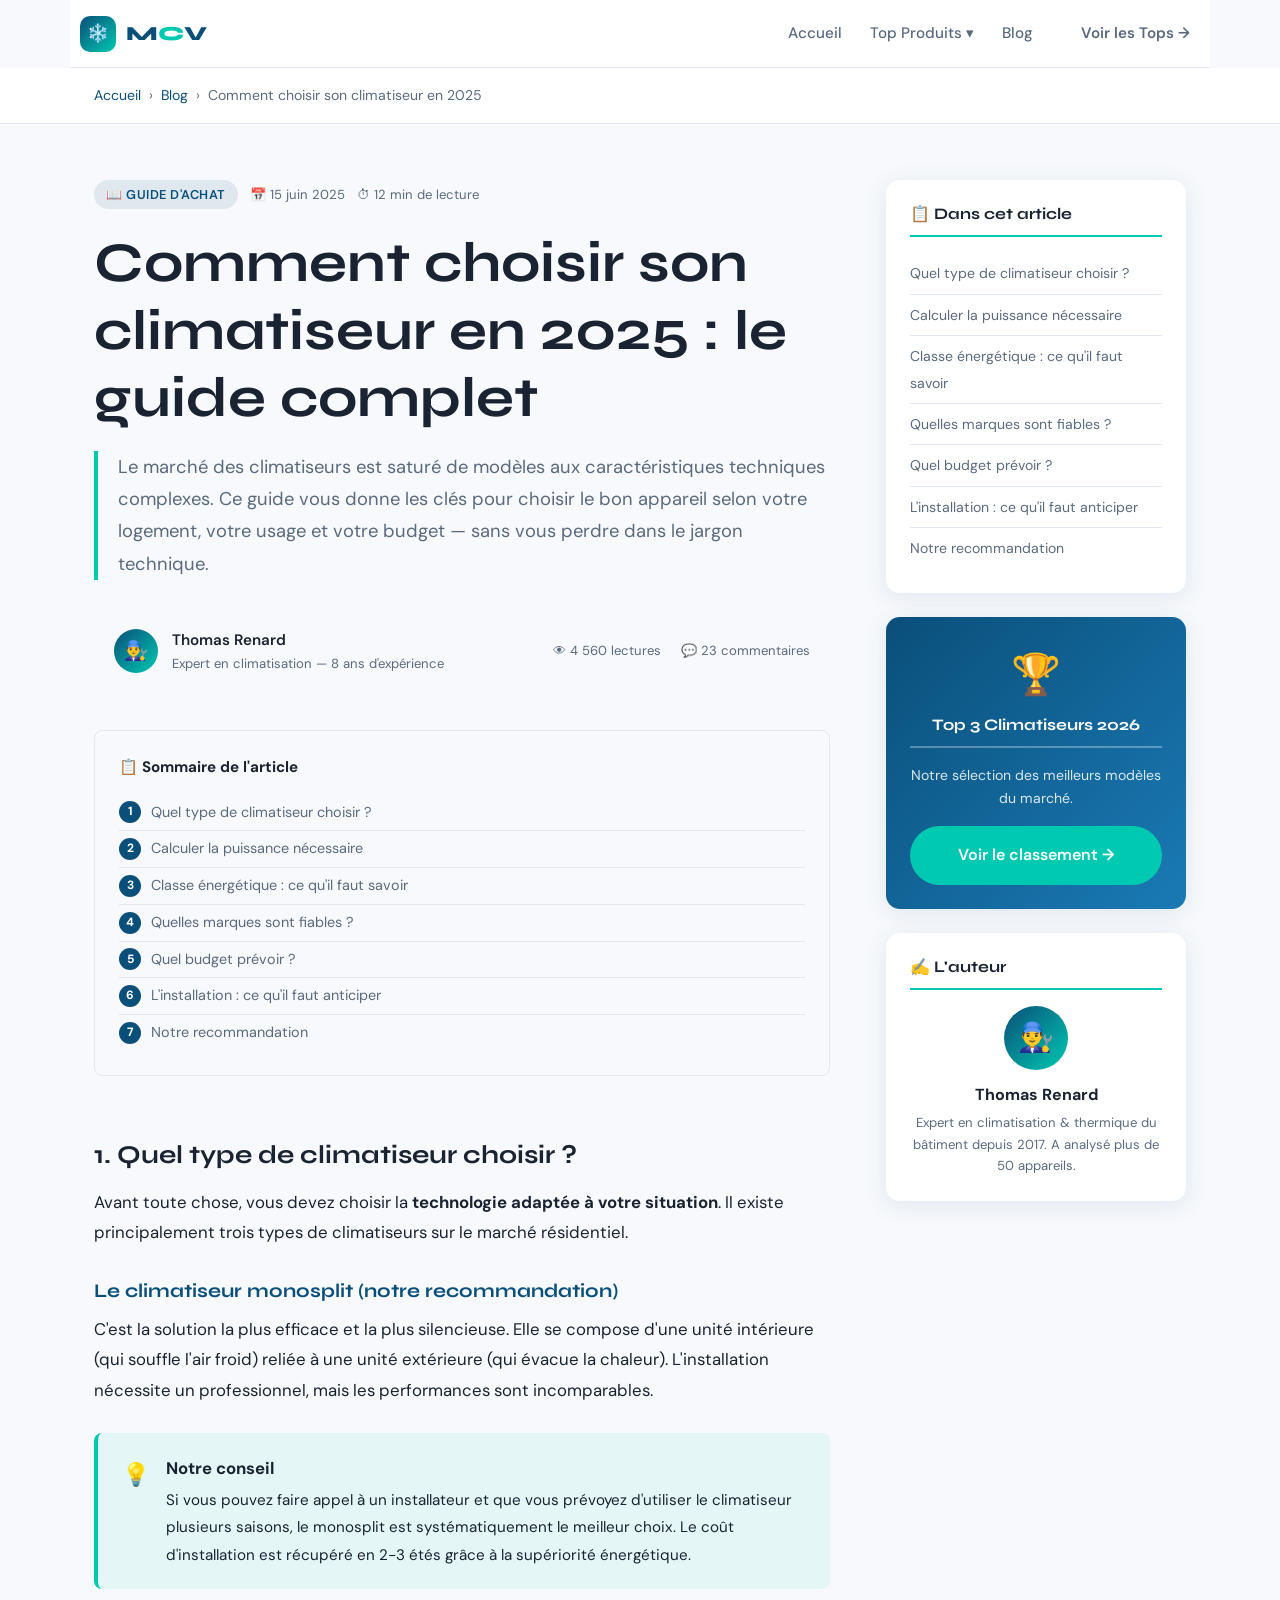
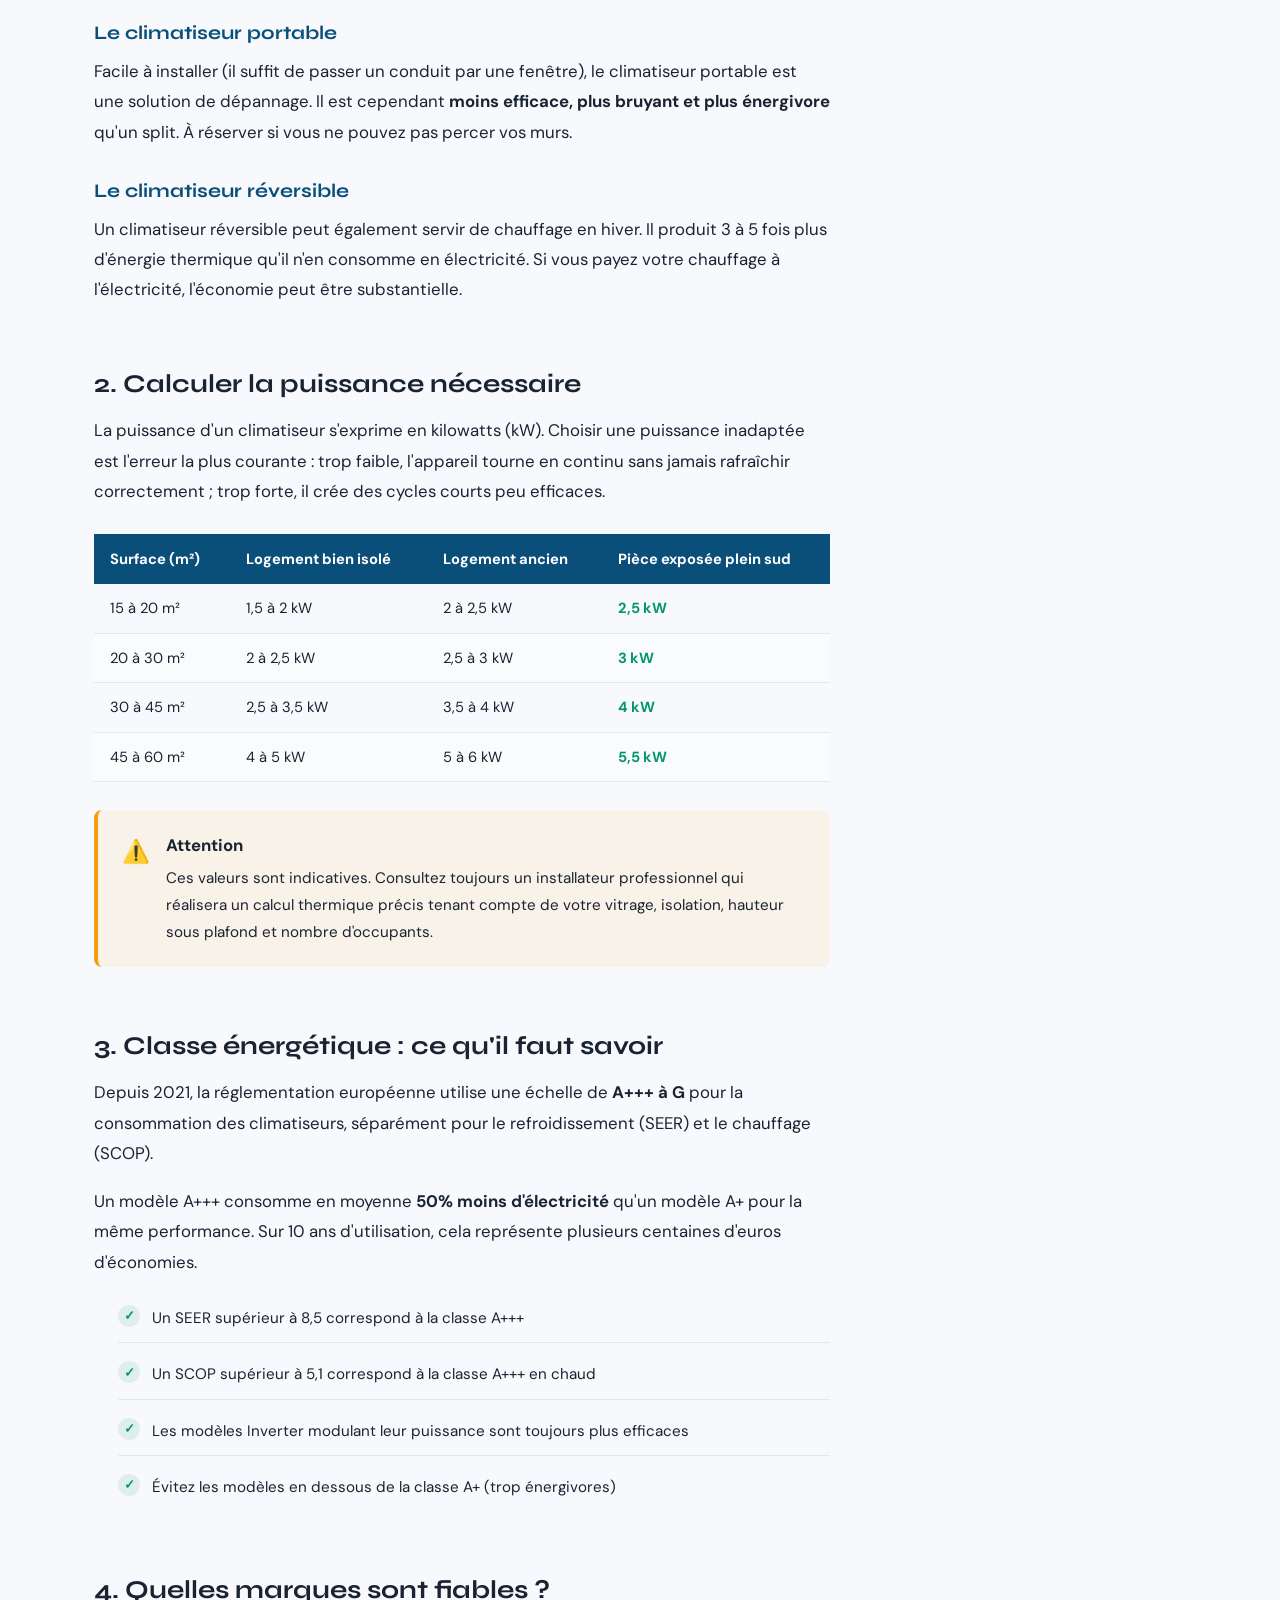
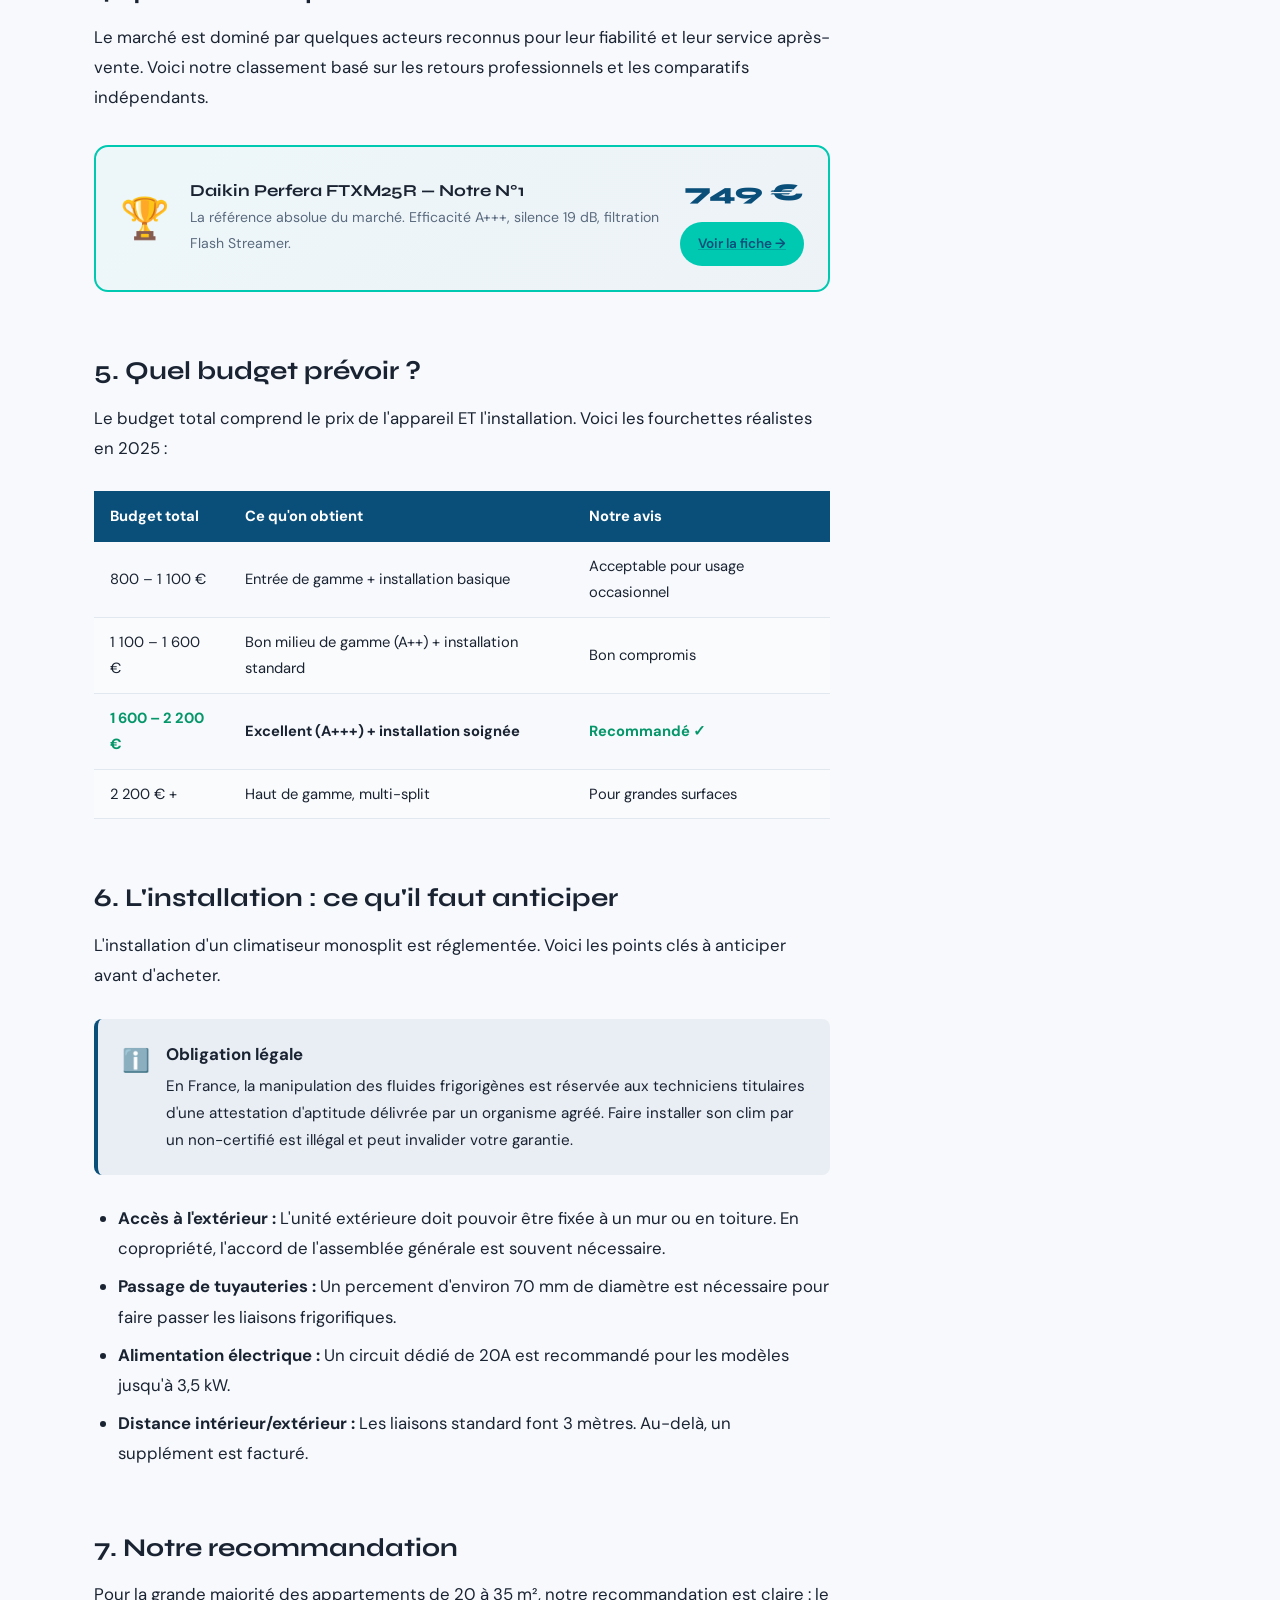
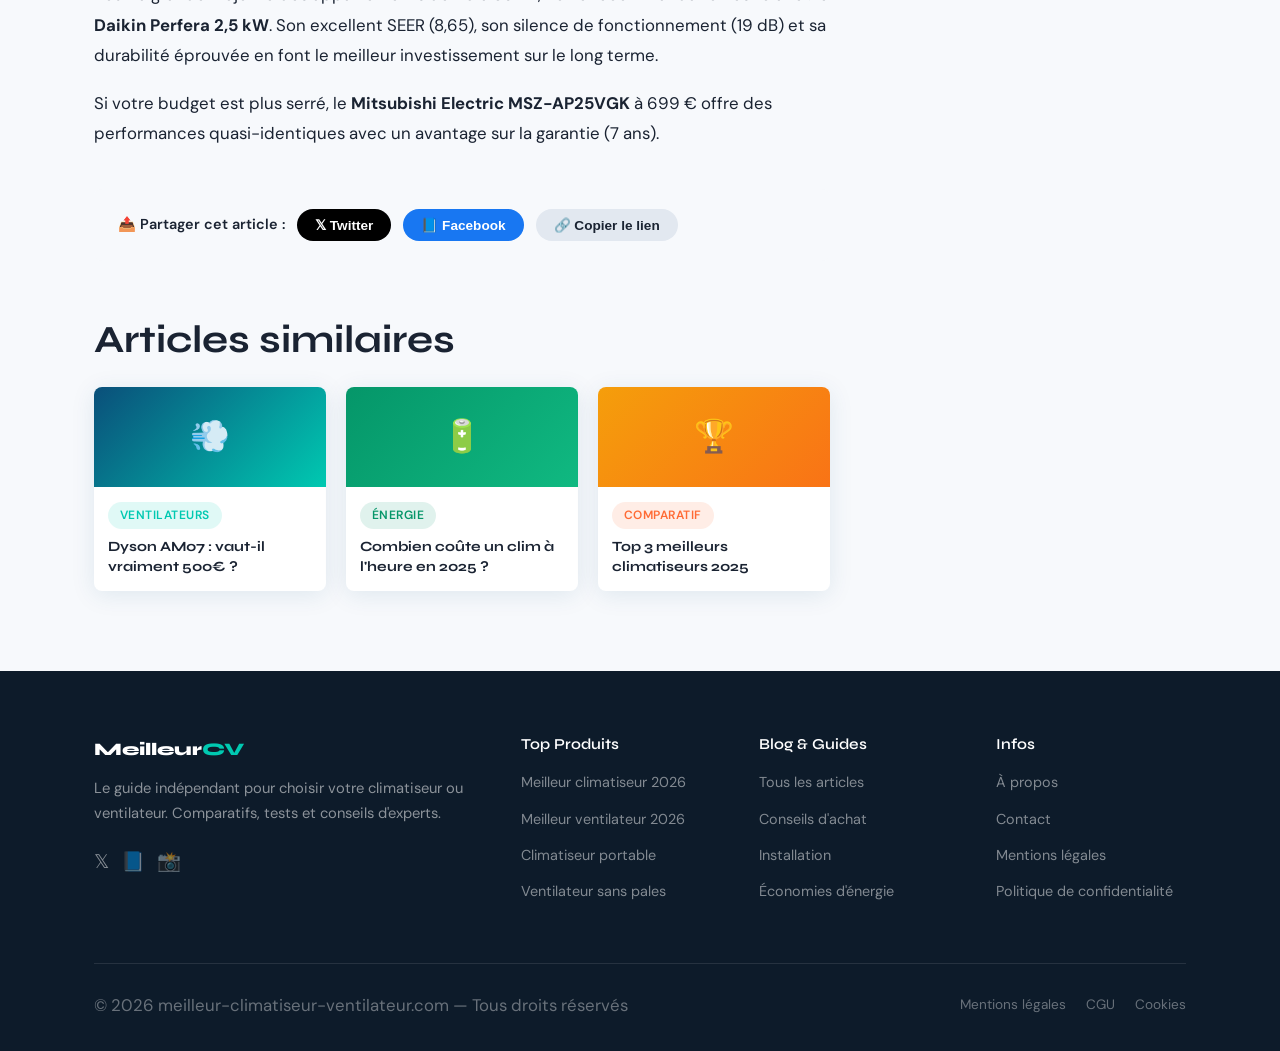
<file: choisir-climatiseur-2025.html>
<!DOCTYPE html>
<html lang="fr">
<head>
  <meta charset="UTF-8">
  <meta name="viewport" content="width=device-width, initial-scale=1.0">
  <title>Comment choisir son climatiseur en 2025 : le guide complet — MeilleurClim</title>
  <meta name="description" content="Guide complet pour choisir votre climatiseur en 2025 : puissance, classe énergétique, marques recommandées, budget et conseils d'installation. Mis à jour 2025.">
  <meta name="robots" content="index, follow">
  <link rel="canonical" href="https://meilleur-climatiseur-ventilateur.com/articles/choisir-climatiseur-2025.html">
  <!-- Open Graph -->
  <meta property="og:title" content="Comment choisir son climatiseur en 2025 : le guide complet">
  <meta property="og:description" content="Guide complet pour choisir votre climatiseur en 2025 : puissance, classe énergétique, marques et budget.">
  <meta property="og:type" content="article">
  <meta property="og:url" content="https://meilleur-climatiseur-ventilateur.com/articles/choisir-climatiseur-2025.html">
  <!-- Article meta -->
  <meta property="article:published_time" content="2025-06-15">
  <meta property="article:modified_time" content="2026-03-08">
  <meta property="article:section" content="Guide d'achat">
  <!-- Fonts -->
  <link rel="preconnect" href="https://fonts.googleapis.com">
  <link href="https://fonts.googleapis.com/css2?family=Syne:wght@700;800&family=DM+Sans:ital,opsz,wght@0,9..40,400;0,9..40,500;0,9..40,600;1,9..40,400&display=swap" rel="stylesheet">
  <link rel="stylesheet" href="../css/style.css">
  <style>
    .article-layout {
      display: grid; grid-template-columns: 1fr 300px;
      gap: 56px; padding: 56px 0 80px; align-items: start;
    }
    .article-header { margin-bottom: 40px; }
    .article-header-meta { display: flex; align-items: center; gap: 12px; flex-wrap: wrap; margin-bottom: 20px; }
    .article-header h1 { margin-bottom: 20px; }
    .article-intro {
      font-size: 1.15rem; color: var(--text-muted); line-height: 1.75;
      border-left: 4px solid var(--accent); padding-left: 20px; margin-bottom: 32px;
    }
    .author-bar {
      display: flex; align-items: center; gap: 14px;
      padding: 16px 20px; background: var(--bg);
      border-radius: var(--radius-sm); margin-bottom: 32px;
    }
    .author-avatar {
      width: 44px; height: 44px; border-radius: 50%;
      background: linear-gradient(135deg, var(--primary), var(--accent));
      display: flex; align-items: center; justify-content: center;
      font-size: 1.2rem; flex-shrink: 0;
    }
    .author-info { flex: 1; }
    .author-name { font-weight: 600; font-size: 0.95rem; }
    .author-role { font-size: 0.82rem; color: var(--text-muted); }
    .article-stats { display: flex; gap: 20px; font-size: 0.82rem; color: var(--text-muted); }
    .toc {
      background: var(--bg); border-radius: var(--radius-sm); padding: 24px;
      margin-bottom: 40px; border: 1px solid var(--border);
    }
    .toc-title { font-weight: 700; font-size: 0.95rem; margin-bottom: 14px; display: flex; align-items: center; gap: 8px; }
    .toc-list { list-style: none; counter-reset: toc; }
    .toc-list li { counter-increment: toc; padding: 6px 0; border-bottom: 1px solid var(--border); }
    .toc-list li:last-child { border: none; }
    .toc-list a {
      font-size: 0.9rem; color: var(--text-muted); display: flex; align-items: center; gap: 10px;
      transition: color var(--transition);
    }
    .toc-list a:hover { color: var(--primary); }
    .toc-list a::before {
      content: counter(toc);
      width: 22px; height: 22px; border-radius: 50%;
      background: var(--primary); color: white;
      font-size: 0.75rem; font-weight: 700; flex-shrink: 0;
      display: flex; align-items: center; justify-content: center;
    }
    .article-body { font-size: 1.05rem; line-height: 1.8; }
    .article-body h2 { font-size: 1.6rem; margin: 48px 0 16px; padding-top: 16px; color: var(--text); scroll-margin-top: 100px; }
    .article-body h3 { font-size: 1.2rem; margin: 32px 0 12px; color: var(--primary); }
    .article-body p { margin-bottom: 18px; }
    .article-body ul, .article-body ol { padding-left: 24px; margin-bottom: 18px; }
    .article-body li { margin-bottom: 8px; }
    .article-body strong { color: var(--text); }
    .article-body a { color: var(--primary); text-decoration: underline; text-decoration-color: rgba(10,79,122,0.3); }
    .article-body a:hover { color: var(--accent); }
    .callout { border-radius: var(--radius-sm); padding: 20px 24px; margin: 28px 0; display: flex; gap: 16px; }
    .callout-icon { font-size: 1.4rem; flex-shrink: 0; margin-top: 2px; }
    .callout-body p { margin: 0; font-size: 0.95rem; }
    .callout-body strong { display: block; margin-bottom: 4px; }
    .callout-info { background: rgba(10,79,122,0.06); border-left: 4px solid var(--primary); }
    .callout-tip { background: rgba(0,201,177,0.08); border-left: 4px solid var(--accent); }
    .callout-warning { background: rgba(245,158,11,0.08); border-left: 4px solid #f59e0b; }
    .data-table { width: 100%; border-collapse: collapse; margin: 28px 0; font-size: 0.92rem; }
    .data-table th { background: var(--primary); color: white; padding: 12px 16px; text-align: left; }
    .data-table td { padding: 11px 16px; border-bottom: 1px solid var(--border); }
    .data-table tr:nth-child(even) td { background: #fafbfc; }
    .data-table .highlight { color: #059669; font-weight: 700; }
    .checklist { list-style: none; padding: 0; }
    .checklist li { padding: 10px 0; border-bottom: 1px solid var(--border); display: flex; align-items: flex-start; gap: 12px; font-size: 0.95rem; }
    .checklist li:last-child { border: none; }
    .checklist li::before { content: '✓'; color: #059669; font-weight: 800; width: 22px; height: 22px; border-radius: 50%; background: rgba(5,150,105,0.1); flex-shrink: 0; display: flex; align-items: center; justify-content: center; font-size: 0.8rem; }
    .product-mini { border: 2px solid var(--accent); border-radius: var(--radius); padding: 24px; margin: 32px 0; display: flex; align-items: center; gap: 20px; background: linear-gradient(135deg, rgba(0,201,177,0.04), rgba(10,79,122,0.04)); }
    .product-mini-icon { font-size: 2.5rem; flex-shrink: 0; }
    .product-mini-content { flex: 1; }
    .product-mini h4 { margin-bottom: 4px; }
    .product-mini p { font-size: 0.88rem; color: var(--text-muted); margin: 0; }
    .product-mini-price { text-align: right; flex-shrink: 0; }
    .product-mini-price .price { font-family: var(--font-display); font-size: 1.5rem; font-weight: 800; color: var(--primary); }
    .product-mini-price .btn { margin-top: 8px; display: block; text-align: center; }
    .share-bar { display: flex; align-items: center; gap: 12px; flex-wrap: wrap; padding: 20px 24px; background: var(--bg); border-radius: var(--radius-sm); margin: 40px 0; }
    .share-bar span { font-weight: 600; font-size: 0.9rem; }
    .share-btn { padding: 8px 18px; border-radius: 50px; font-size: 0.85rem; font-weight: 600; border: none; cursor: pointer; transition: all var(--transition); }
    .share-x { background: #000; color: white; }
    .share-fb { background: #1877f2; color: white; }
    .share-copy { background: var(--border); color: var(--text); }
    .share-btn:hover { opacity: 0.85; transform: translateY(-1px); }
    .related-grid { display: grid; grid-template-columns: repeat(3, 1fr); gap: 20px; margin-top: 24px; }
    .related-card { background: var(--white); border-radius: var(--radius-sm); overflow: hidden; box-shadow: var(--shadow); cursor: pointer; transition: transform var(--transition); }
    .related-card:hover { transform: translateY(-4px); }
    .related-img { height: 100px; display: flex; align-items: center; justify-content: center; font-size: 2rem; }
    .related-content { padding: 14px; }
    .related-content h4 { font-size: 0.88rem; line-height: 1.4; }
    .article-sidebar { position: sticky; top: 88px; }
    .sidebar-widget { background: var(--white); border-radius: var(--radius); box-shadow: var(--shadow); padding: 24px; margin-bottom: 24px; }
    .sidebar-widget h3 { font-size: 1rem; margin-bottom: 16px; padding-bottom: 12px; border-bottom: 2px solid var(--accent); }
    .sidebar-toc { list-style: none; }
    .sidebar-toc li { padding: 7px 0; border-bottom: 1px solid var(--border); }
    .sidebar-toc li:last-child { border: none; }
    .sidebar-toc a { font-size: 0.88rem; color: var(--text-muted); transition: color var(--transition); }
    .sidebar-toc a:hover, .sidebar-toc a.active { color: var(--primary); font-weight: 500; }
    .sidebar-toc a.active::before { content: '→ '; }
    .reading-progress { position: fixed; top: 0; left: 0; height: 3px; z-index: 200; background: linear-gradient(90deg, var(--primary), var(--accent)); transition: width 0.1s; }
    @media (max-width: 900px) {
      .article-layout { grid-template-columns: 1fr; }
      .article-sidebar { position: static; display: none; }
      .related-grid { grid-template-columns: 1fr; }
      .product-mini { flex-direction: column; }
      .product-mini-price { text-align: left; }
    }
  </style>
  <!-- Schema.org JSON-LD -->
  <script type="application/ld+json">
{
  "@context": "https://schema.org",
  "@type": "Article",
  "headline": "Comment choisir son climatiseur en 2025 : le guide complet",
  "description": "Guide complet pour choisir votre climatiseur en 2025 : puissance, classe énergétique, marques recommandées, budget et conseils d'installation.",
  "datePublished": "2025-06-15",
  "dateModified": "2026-03-08",
  "author": {
    "@type": "Person",
    "name": "Thomas Renard",
    "jobTitle": "Expert en climatisation"
  },
  "publisher": {
    "@type": "Organization",
    "name": "Meilleur Climatiseur Ventilateur",
    "url": "https://meilleur-climatiseur-ventilateur.com"
  },
  "mainEntityOfPage": {
    "@type": "WebPage",
    "@id": "https://meilleur-climatiseur-ventilateur.com/articles/choisir-climatiseur-2025.html"
  }
}
</script>
  <script type="application/ld+json">
{
  "@context": "https://schema.org",
  "@type": "BreadcrumbList",
  "itemListElement": [
    {
      "@type": "ListItem",
      "position": 1,
      "name": "Accueil",
      "item": "https://meilleur-climatiseur-ventilateur.com/"
    },
    {
      "@type": "ListItem",
      "position": 2,
      "name": "Blog",
      "item": "https://meilleur-climatiseur-ventilateur.com/blog.html"
    },
    {
      "@type": "ListItem",
      "position": 3,
      "name": "Comment choisir son climatiseur en 2025"
    }
  ]
}
</script>
  <script type="application/ld+json">
{
  "@context": "https://schema.org",
  "@type": "FAQPage",
  "mainEntity": [
    {
      "@type": "Question",
      "name": "Quelle puissance de climatiseur pour 20 m² ?",
      "acceptedAnswer": {
        "@type": "Answer",
        "text": "Pour une pièce de 20 m² bien isolée, une puissance de 2 kW est généralement suffisante. Pour un logement ancien ou exposé plein sud, préférez 2,5 kW."
      }
    },
    {
      "@type": "Question",
      "name": "Vaut-il mieux un climatiseur réversible ?",
      "acceptedAnswer": {
        "@type": "Answer",
        "text": "Oui, dans la majorité des cas. Le surcoût à l'achat est rentabilisé dès la première saison de chauffe si vous remplacez un chauffage électrique, grâce à un SCOP de 4 à 5."
      }
    },
    {
      "@type": "Question",
      "name": "Peut-on installer un climatiseur soi-même ?",
      "acceptedAnswer": {
        "@type": "Answer",
        "text": "Non pour un split. La manipulation des fluides frigorigènes est réservée aux techniciens certifiés en France. Un climatiseur portable peut en revanche être installé sans professionnel."
      }
    }
  ]
}
</script>
</head>
<body>

  <!-- Reading progress bar -->
  <div class="reading-progress" id="readingProgress"></div>

  <!-- BREADCRUMB -->
  <div style="background:var(--white);border-bottom:1px solid var(--border)">
    <div class="container">
      <div class="breadcrumb">
        <a href="../index.html">Accueil</a>
        <span>›</span>
        <a href="../blog.html">Blog</a>
        <span>›</span>
        <span>Comment choisir son climatiseur en 2025</span>
      </div>
    </div>
  </div>

  <!-- ARTICLE LAYOUT -->
  <div class="container">
    <div class="article-layout">

      <!-- MAIN ARTICLE -->
      <article>
        <header class="article-header">
          <div class="article-header-meta">
            <span class="badge badge-primary">📖 Guide d'achat</span>
            <span style="font-size:0.82rem;color:var(--text-muted)">📅 15 juin 2025</span>
            <span style="font-size:0.82rem;color:var(--text-muted)">⏱ 12 min de lecture</span>
          </div>
          <h1>Comment choisir son climatiseur en 2025 : le guide complet</h1>
          <p class="article-intro">Le marché des climatiseurs est saturé de modèles aux caractéristiques techniques complexes.
                 Ce guide vous donne les clés pour choisir le bon appareil selon votre logement, votre usage
                 et votre budget — sans vous perdre dans le jargon technique.</p>
          <div class="author-bar">
            <div class="author-avatar">👨‍🔧</div>
            <div class="author-info">
              <div class="author-name">Thomas Renard</div>
              <div class="author-role">Expert en climatisation — 8 ans d'expérience</div>
            </div>
            <div class="article-stats">
              <span>👁 4 560 lectures</span>
              <span>💬 23 commentaires</span>
            </div>
          </div>
        </header>

        <!-- Table of contents -->
        <div class="toc">
          <div class="toc-title">📋 Sommaire de l'article</div>
          <ol class="toc-list">
            <li><a href="#type">Quel type de climatiseur choisir ?</a></li>
            <li><a href="#puissance">Calculer la puissance nécessaire</a></li>
            <li><a href="#energie">Classe énergétique : ce qu'il faut savoir</a></li>
            <li><a href="#marques">Quelles marques sont fiables ?</a></li>
            <li><a href="#budget">Quel budget prévoir ?</a></li>
            <li><a href="#installation">L'installation : ce qu'il faut anticiper</a></li>
            <li><a href="#verdict">Notre recommandation</a></li>
          </ol>
        </div>

        <!-- Article body -->
        <div class="article-body">
          <h2 id="type">1. Quel type de climatiseur choisir ?</h2>
    <p>Avant toute chose, vous devez choisir la <strong>technologie adaptée à votre situation</strong>. Il existe principalement trois types de climatiseurs sur le marché résidentiel.</p>

    <h3>Le climatiseur monosplit (notre recommandation)</h3>
    <p>C'est la solution la plus efficace et la plus silencieuse. Elle se compose d'une unité intérieure (qui souffle l'air froid) reliée à une unité extérieure (qui évacue la chaleur). L'installation nécessite un professionnel, mais les performances sont incomparables.</p>

    <div class="callout callout-tip">
      <div class="callout-icon">💡</div>
      <div class="callout-body">
        <strong>Notre conseil</strong>
        <p>Si vous pouvez faire appel à un installateur et que vous prévoyez d'utiliser le climatiseur plusieurs saisons, le monosplit est systématiquement le meilleur choix. Le coût d'installation est récupéré en 2-3 étés grâce à la supériorité énergétique.</p>
      </div>
    </div>

    <h3>Le climatiseur portable</h3>
    <p>Facile à installer (il suffit de passer un conduit par une fenêtre), le climatiseur portable est une solution de dépannage. Il est cependant <strong>moins efficace, plus bruyant et plus énergivore</strong> qu'un split. À réserver si vous ne pouvez pas percer vos murs.</p>

    <h3>Le climatiseur réversible</h3>
    <p>Un climatiseur réversible peut également servir de chauffage en hiver. Il produit 3 à 5 fois plus d'énergie thermique qu'il n'en consomme en électricité. Si vous payez votre chauffage à l'électricité, l'économie peut être substantielle.</p>

    <h2 id="puissance">2. Calculer la puissance nécessaire</h2>
    <p>La puissance d'un climatiseur s'exprime en kilowatts (kW). Choisir une puissance inadaptée est l'erreur la plus courante : trop faible, l'appareil tourne en continu sans jamais rafraîchir correctement ; trop forte, il crée des cycles courts peu efficaces.</p>

    <table class="data-table">
      <thead>
        <tr><th>Surface (m²)</th><th>Logement bien isolé</th><th>Logement ancien</th><th>Pièce exposée plein sud</th></tr>
      </thead>
      <tbody>
        <tr><td>15 à 20 m²</td><td>1,5 à 2 kW</td><td>2 à 2,5 kW</td><td class="highlight">2,5 kW</td></tr>
        <tr><td>20 à 30 m²</td><td>2 à 2,5 kW</td><td>2,5 à 3 kW</td><td class="highlight">3 kW</td></tr>
        <tr><td>30 à 45 m²</td><td>2,5 à 3,5 kW</td><td>3,5 à 4 kW</td><td class="highlight">4 kW</td></tr>
        <tr><td>45 à 60 m²</td><td>4 à 5 kW</td><td>5 à 6 kW</td><td class="highlight">5,5 kW</td></tr>
      </tbody>
    </table>

    <div class="callout callout-warning">
      <div class="callout-icon">⚠️</div>
      <div class="callout-body">
        <strong>Attention</strong>
        <p>Ces valeurs sont indicatives. Consultez toujours un installateur professionnel qui réalisera un calcul thermique précis tenant compte de votre vitrage, isolation, hauteur sous plafond et nombre d'occupants.</p>
      </div>
    </div>

    <h2 id="energie">3. Classe énergétique : ce qu'il faut savoir</h2>
    <p>Depuis 2021, la réglementation européenne utilise une échelle de <strong>A+++ à G</strong> pour la consommation des climatiseurs, séparément pour le refroidissement (SEER) et le chauffage (SCOP).</p>
    <p>Un modèle A+++ consomme en moyenne <strong>50% moins d'électricité</strong> qu'un modèle A+ pour la même performance. Sur 10 ans d'utilisation, cela représente plusieurs centaines d'euros d'économies.</p>

    <ul class="checklist">
      <li>Un SEER supérieur à 8,5 correspond à la classe A+++</li>
      <li>Un SCOP supérieur à 5,1 correspond à la classe A+++ en chaud</li>
      <li>Les modèles Inverter modulant leur puissance sont toujours plus efficaces</li>
      <li>Évitez les modèles en dessous de la classe A+ (trop énergivores)</li>
    </ul>

    <h2 id="marques">4. Quelles marques sont fiables ?</h2>
    <p>Le marché est dominé par quelques acteurs reconnus pour leur fiabilité et leur service après-vente. Voici notre classement basé sur les retours professionnels et les comparatifs indépendants.</p>

    <div class="product-mini">
      <div class="product-mini-icon">🏆</div>
      <div class="product-mini-content">
        <h4>Daikin Perfera FTXM25R — Notre N°1</h4>
        <p>La référence absolue du marché. Efficacité A+++, silence 19 dB, filtration Flash Streamer.</p>
      </div>
      <div class="product-mini-price">
        <div class="price">749 €</div>
        <a href="../top3.html" class="btn btn-accent" style="padding:8px 16px;font-size:0.85rem;margin-top:8px">Voir la fiche →</a>
      </div>
    </div>

    <h2 id="budget">5. Quel budget prévoir ?</h2>
    <p>Le budget total comprend le prix de l'appareil ET l'installation. Voici les fourchettes réalistes en 2025 :</p>

    <table class="data-table">
      <thead>
        <tr><th>Budget total</th><th>Ce qu'on obtient</th><th>Notre avis</th></tr>
      </thead>
      <tbody>
        <tr><td>800 – 1 100 €</td><td>Entrée de gamme + installation basique</td><td>Acceptable pour usage occasionnel</td></tr>
        <tr><td>1 100 – 1 600 €</td><td>Bon milieu de gamme (A++) + installation standard</td><td>Bon compromis</td></tr>
        <tr><td><strong class="highlight">1 600 – 2 200 €</strong></td><td><strong>Excellent (A+++) + installation soignée</strong></td><td class="highlight">Recommandé ✓</td></tr>
        <tr><td>2 200 € +</td><td>Haut de gamme, multi-split</td><td>Pour grandes surfaces</td></tr>
      </tbody>
    </table>

    <h2 id="installation">6. L'installation : ce qu'il faut anticiper</h2>
    <p>L'installation d'un climatiseur monosplit est réglementée. Voici les points clés à anticiper avant d'acheter.</p>

    <div class="callout callout-info">
      <div class="callout-icon">ℹ️</div>
      <div class="callout-body">
        <strong>Obligation légale</strong>
        <p>En France, la manipulation des fluides frigorigènes est réservée aux techniciens titulaires d'une attestation d'aptitude délivrée par un organisme agréé. Faire installer son clim par un non-certifié est illégal et peut invalider votre garantie.</p>
      </div>
    </div>

    <ul>
      <li><strong>Accès à l'extérieur :</strong> L'unité extérieure doit pouvoir être fixée à un mur ou en toiture. En copropriété, l'accord de l'assemblée générale est souvent nécessaire.</li>
      <li><strong>Passage de tuyauteries :</strong> Un percement d'environ 70 mm de diamètre est nécessaire pour faire passer les liaisons frigorifiques.</li>
      <li><strong>Alimentation électrique :</strong> Un circuit dédié de 20A est recommandé pour les modèles jusqu'à 3,5 kW.</li>
      <li><strong>Distance intérieur/extérieur :</strong> Les liaisons standard font 3 mètres. Au-delà, un supplément est facturé.</li>
    </ul>

    <h2 id="verdict">7. Notre recommandation</h2>
    <p>Pour la grande majorité des appartements de 20 à 35 m², notre recommandation est claire : le <strong>Daikin Perfera 2,5 kW</strong>. Son excellent SEER (8,65), son silence de fonctionnement (19 dB) et sa durabilité éprouvée en font le meilleur investissement sur le long terme.</p>
    <p>Si votre budget est plus serré, le <strong>Mitsubishi Electric MSZ-AP25VGK</strong> à 699 € offre des performances quasi-identiques avec un avantage sur la garantie (7 ans).</p>
        </div>

        <!-- Share bar -->
        <div class="share-bar">
          <span>📤 Partager cet article :</span>
          <button class="share-btn share-x">𝕏 Twitter</button>
          <button class="share-btn share-fb">📘 Facebook</button>
          <button class="share-btn share-copy" onclick="copyLink()">🔗 Copier le lien</button>
        </div>

        <!-- Related articles -->
        <section style="margin-top:56px">
          <h2 style="margin-bottom:24px">Articles similaires</h2>
          <div class="related-grid">
            
            <a href="dyson-am07-test.html" class="related-card">
              <div class="related-img" style="background:linear-gradient(135deg,var(--primary),var(--accent))">💨</div>
              <div class="related-content">
                <span class="badge badge-accent" style="font-size:0.75rem;margin-bottom:8px">Ventilateurs</span>
                <h4>Dyson AM07 : vaut-il vraiment 500€ ?</h4>
              </div>
            </a>
            <a href="consommation-electrique-clim.html" class="related-card">
              <div class="related-img" style="background:linear-gradient(135deg,#059669,#10b981)">🔋</div>
              <div class="related-content">
                <span class="badge" style="background:rgba(5,150,105,0.12);color:#059669;font-size:0.75rem;margin-bottom:8px">Énergie</span>
                <h4>Combien coûte un clim à l'heure en 2025 ?</h4>
              </div>
            </a>
            <a href="../top3.html" class="related-card">
              <div class="related-img" style="background:linear-gradient(135deg,#f59e0b,#f97316)">🏆</div>
              <div class="related-content">
                <span class="badge badge-warm" style="font-size:0.75rem;margin-bottom:8px">Comparatif</span>
                <h4>Top 3 meilleurs climatiseurs 2025</h4>
              </div>
            </a>
          </div>
        </section>

      </article>

      <!-- SIDEBAR -->
      <aside class="article-sidebar">
        <div class="sidebar-widget">
          <h3>📋 Dans cet article</h3>
          <ul class="sidebar-toc" id="sidebarToc">
            <li><a href="#type">Quel type de climatiseur choisir ?</a></li>
            <li><a href="#puissance">Calculer la puissance nécessaire</a></li>
            <li><a href="#energie">Classe énergétique : ce qu'il faut savoir</a></li>
            <li><a href="#marques">Quelles marques sont fiables ?</a></li>
            <li><a href="#budget">Quel budget prévoir ?</a></li>
            <li><a href="#installation">L'installation : ce qu'il faut anticiper</a></li>
            <li><a href="#verdict">Notre recommandation</a></li>
          </ul>
        </div>
        <div class="sidebar-widget" style="background:linear-gradient(135deg,var(--primary),var(--primary-light));color:white;text-align:center">
          <div style="font-size:2.5rem;margin-bottom:8px">🏆</div>
          <h3 style="color:white;border-bottom-color:rgba(255,255,255,0.3)">Top 3 Climatiseurs 2026</h3>
          <p style="font-size:0.88rem;opacity:0.85;margin-bottom:16px">Notre sélection des meilleurs modèles du marché.</p>
          <a href="../top3.html" class="btn btn-accent" style="width:100%;justify-content:center">Voir le classement →</a>
        </div>
        <div class="sidebar-widget">
          <h3>✍️ L'auteur</h3>
          <div style="text-align:center">
            <div style="width:64px;height:64px;border-radius:50%;background:linear-gradient(135deg,var(--primary),var(--accent));display:flex;align-items:center;justify-content:center;font-size:1.8rem;margin:0 auto 12px">👨‍🔧</div>
            <div style="font-weight:700;margin-bottom:4px">Thomas Renard</div>
            <div style="font-size:0.82rem;color:var(--text-muted)">Expert en climatisation & thermique du bâtiment depuis 2017. A analysé plus de 50 appareils.</div>
          </div>
        </div>
      </aside>

    </div>
  </div>

  <script src="../js/components.js"></script>
  <script>
    window.addEventListener('scroll', () => {
      const doc = document.documentElement;
      const progress = (doc.scrollTop / (doc.scrollHeight - doc.clientHeight)) * 100;
      document.getElementById('readingProgress').style.width = progress + '%';
    });
    const headings = document.querySelectorAll('.article-body h2');
    const tocLinks = document.querySelectorAll('#sidebarToc a');
    window.addEventListener('scroll', () => {
      let current = '';
      headings.forEach(h => { if (window.scrollY >= h.offsetTop - 130) current = h.id; });
      tocLinks.forEach(l => {
        l.classList.remove('active');
        if (l.getAttribute('href') === '#' + current) l.classList.add('active');
      });
    });
    function copyLink() {
      navigator.clipboard.writeText(window.location.href).then(() => {
        const btn = document.querySelector('.share-copy');
        btn.textContent = '✓ Copié !';
        setTimeout(() => btn.textContent = '🔗 Copier le lien', 2000);
      });
    }
  </script>
</body>
</html>
</file>
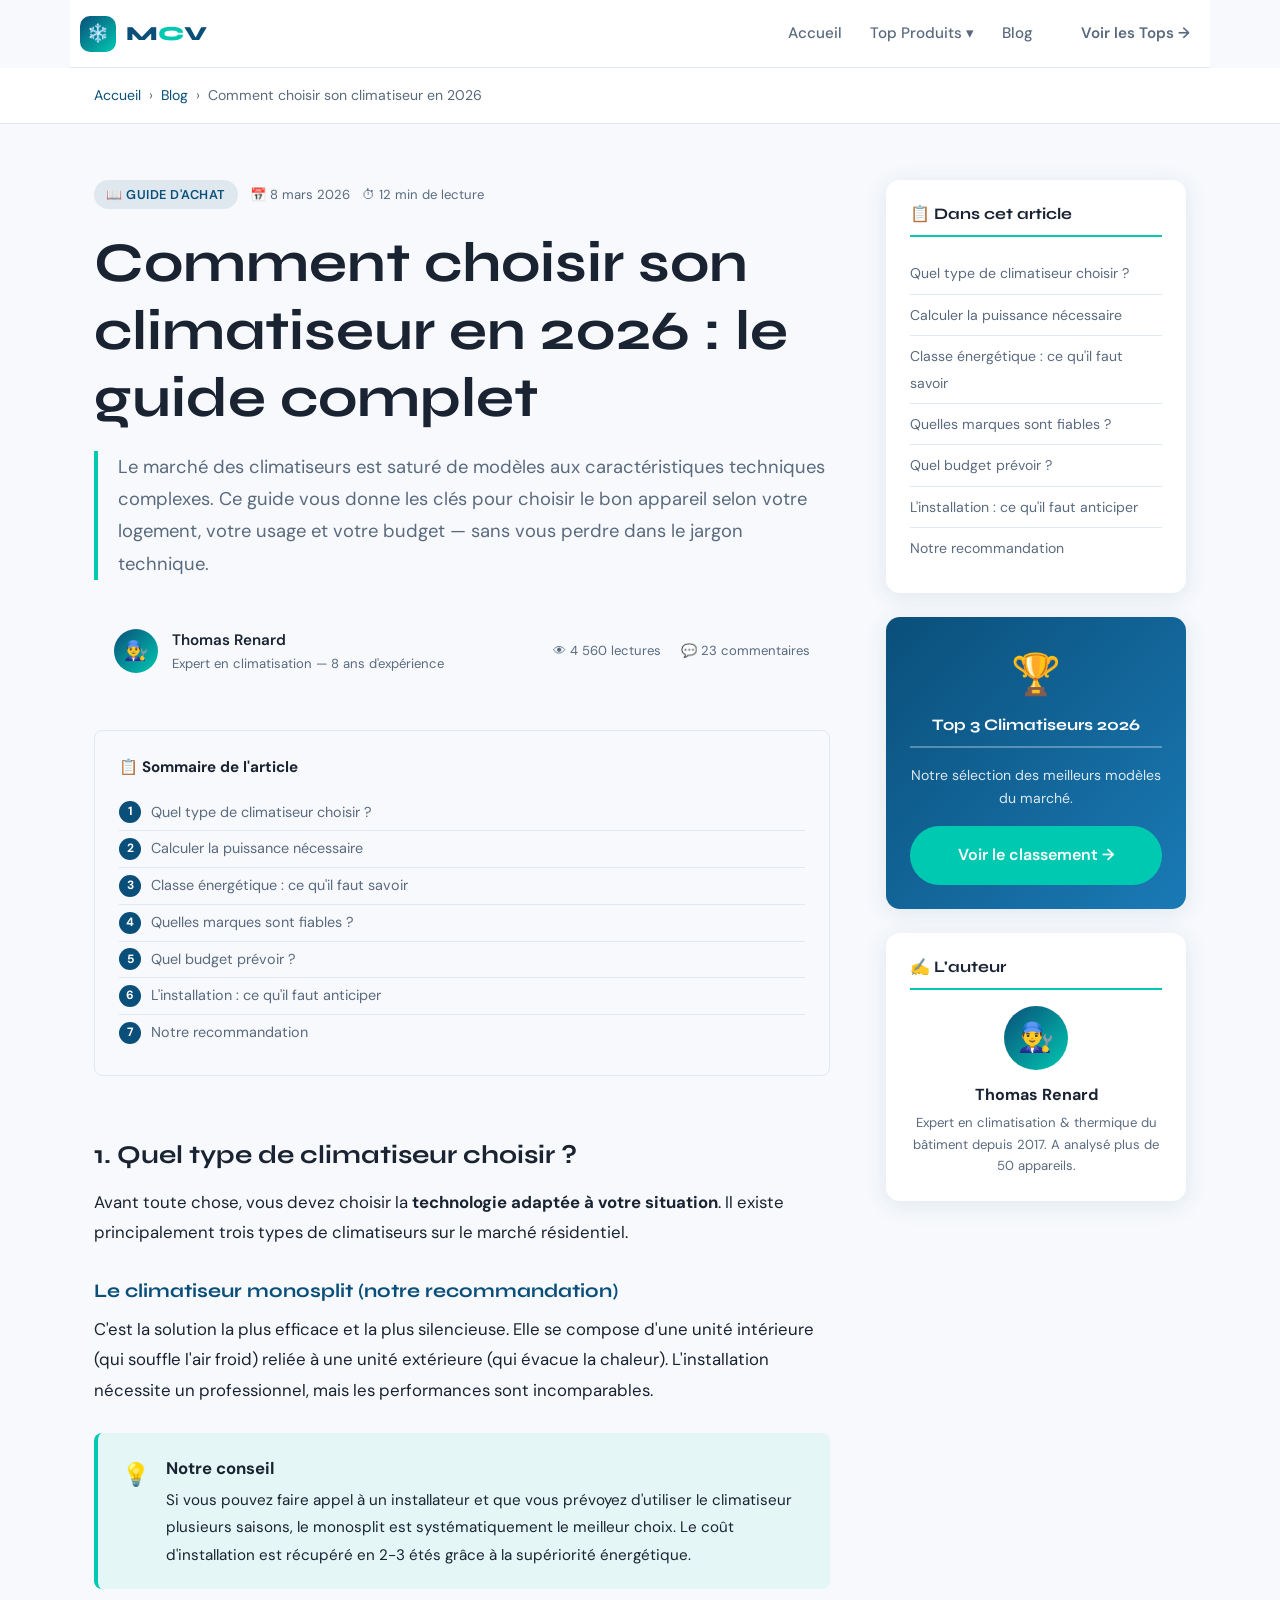
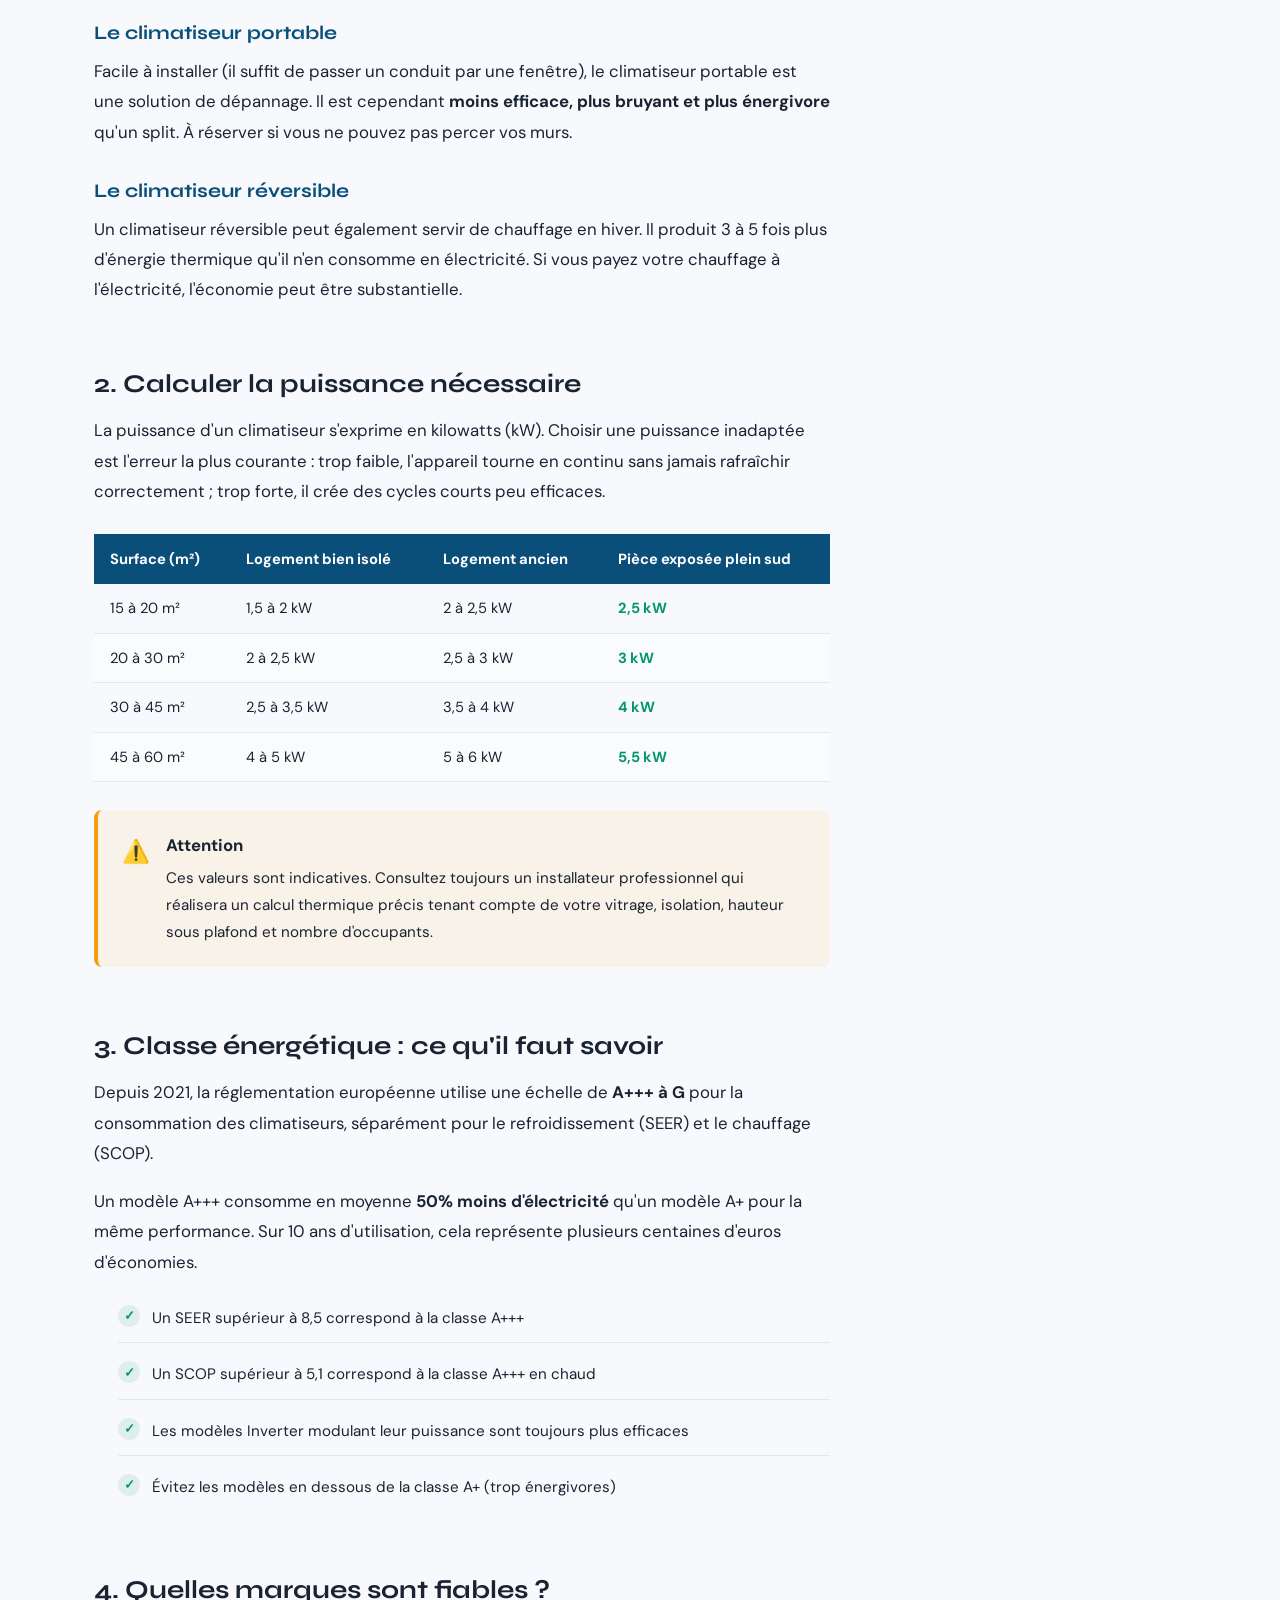
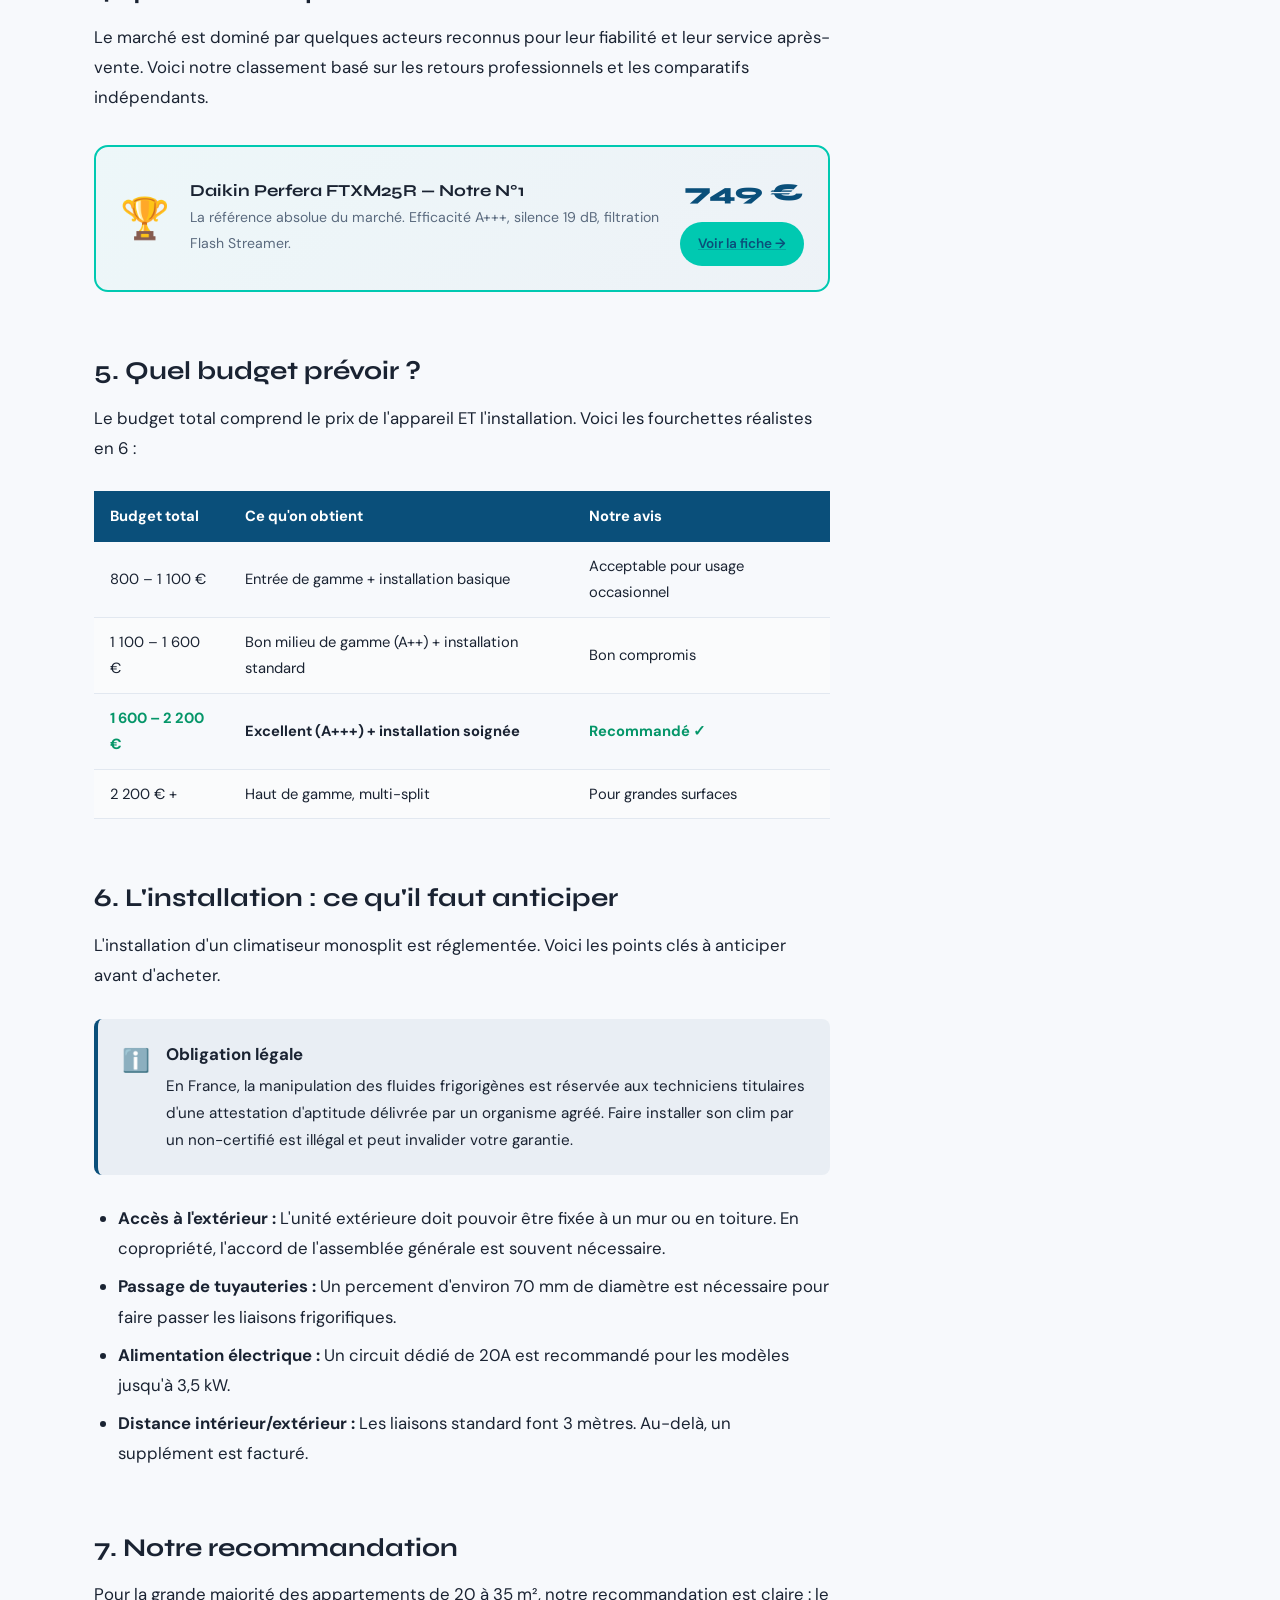
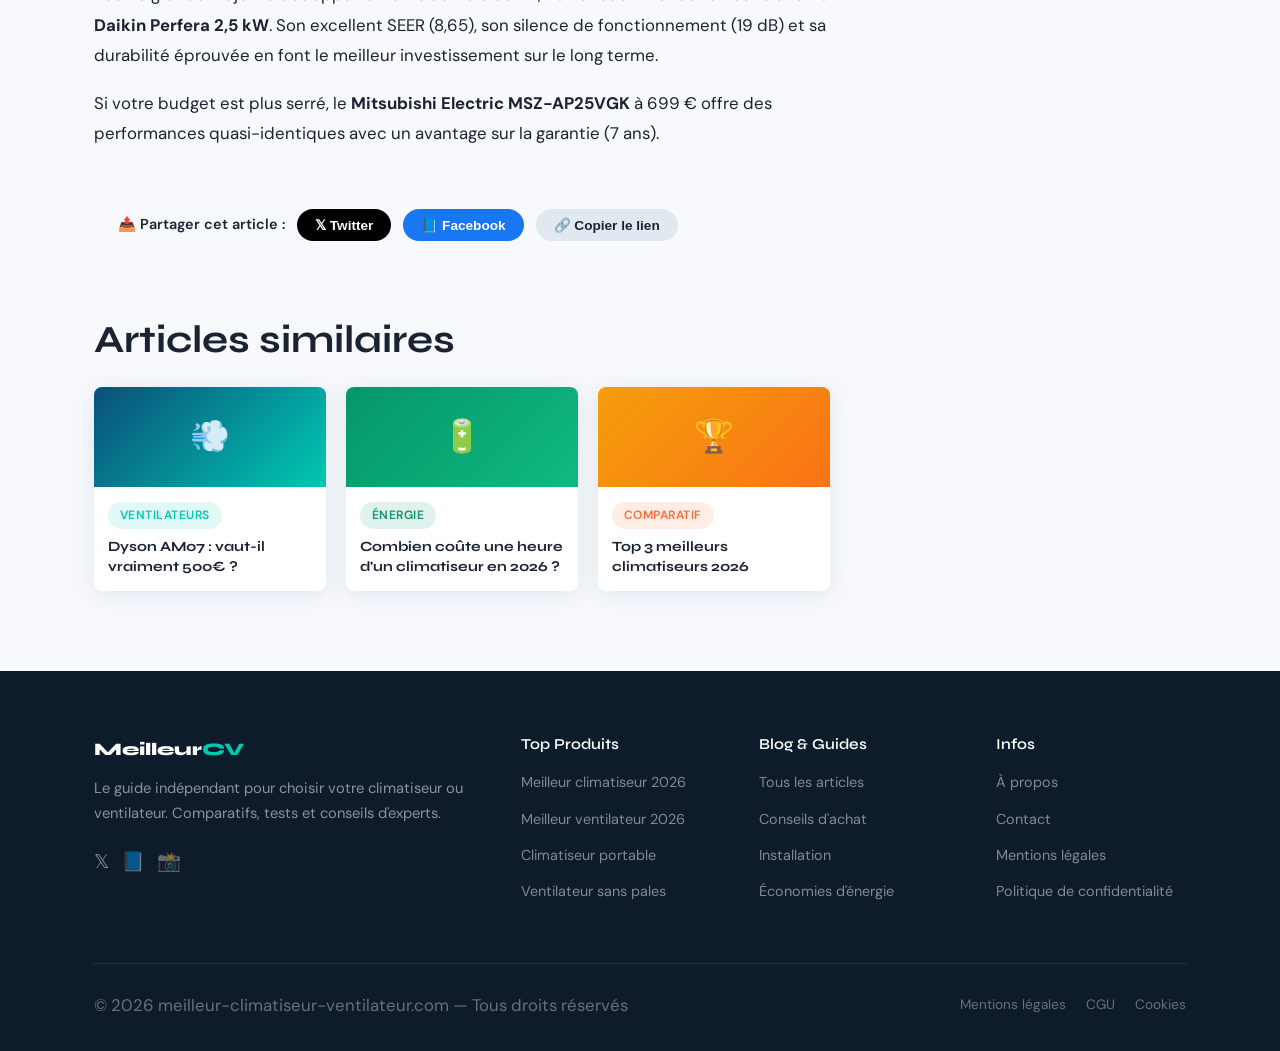
<file: choisir-climatiseur.html>
<!DOCTYPE html>
<html lang="fr">
<head>
  <meta charset="UTF-8">
  <meta name="viewport" content="width=device-width, initial-scale=1.0">
  <title>Comment choisir son climatiseur en 2026 : le guide complet MCV</title>
  <meta name="description" content="Guide complet pour choisir votre climatiseur en 2026 : puissance, classe énergétique, marques recommandées, budget et conseils d'installation. Mis à jour 2026.">
  <meta name="robots" content="index, follow">
  <link rel="canonical" href="https://meilleur-climatiseur-ventilateur.com/articles/choisir-climatiseur.html">
  <!-- Open Graph -->
  <meta property="og:title" content="Comment choisir son climatiseur en 2026 : le guide complet">
  <meta property="og:description" content="Guide complet pour choisir votre climatiseur en 2026 : puissance, classe énergétique, marques et budget.">
  <meta property="og:type" content="article">
  <meta property="og:url" content="https://meilleur-climatiseur-ventilateur.com/articles/choisir-climatiseur.html">
  <!-- Article meta -->
  <meta property="article:published_time" content="2026-03-08">
  <meta property="article:modified_time" content="2026-03-08">
  <meta property="article:section" content="Guide d'achat">
  <!-- Fonts -->
  <link rel="preconnect" href="https://fonts.googleapis.com">
  <link href="https://fonts.googleapis.com/css2?family=Syne:wght@700;800&family=DM+Sans:ital,opsz,wght@0,9..40,400;0,9..40,500;0,9..40,600;1,9..40,400&display=swap" rel="stylesheet">
  <link rel="stylesheet" href="../css/style.css">
  <style>
    .article-layout {
      display: grid; grid-template-columns: 1fr 300px;
      gap: 56px; padding: 56px 0 80px; align-items: start;
    }
    .article-header { margin-bottom: 40px; }
    .article-header-meta { display: flex; align-items: center; gap: 12px; flex-wrap: wrap; margin-bottom: 20px; }
    .article-header h1 { margin-bottom: 20px; }
    .article-intro {
      font-size: 1.15rem; color: var(--text-muted); line-height: 1.75;
      border-left: 4px solid var(--accent); padding-left: 20px; margin-bottom: 32px;
    }
    .author-bar {
      display: flex; align-items: center; gap: 14px;
      padding: 16px 20px; background: var(--bg);
      border-radius: var(--radius-sm); margin-bottom: 32px;
    }
    .author-avatar {
      width: 44px; height: 44px; border-radius: 50%;
      background: linear-gradient(135deg, var(--primary), var(--accent));
      display: flex; align-items: center; justify-content: center;
      font-size: 1.2rem; flex-shrink: 0;
    }
    .author-info { flex: 1; }
    .author-name { font-weight: 600; font-size: 0.95rem; }
    .author-role { font-size: 0.82rem; color: var(--text-muted); }
    .article-stats { display: flex; gap: 20px; font-size: 0.82rem; color: var(--text-muted); }
    .toc {
      background: var(--bg); border-radius: var(--radius-sm); padding: 24px;
      margin-bottom: 40px; border: 1px solid var(--border);
    }
    .toc-title { font-weight: 700; font-size: 0.95rem; margin-bottom: 14px; display: flex; align-items: center; gap: 8px; }
    .toc-list { list-style: none; counter-reset: toc; }
    .toc-list li { counter-increment: toc; padding: 6px 0; border-bottom: 1px solid var(--border); }
    .toc-list li:last-child { border: none; }
    .toc-list a {
      font-size: 0.9rem; color: var(--text-muted); display: flex; align-items: center; gap: 10px;
      transition: color var(--transition);
    }
    .toc-list a:hover { color: var(--primary); }
    .toc-list a::before {
      content: counter(toc);
      width: 22px; height: 22px; border-radius: 50%;
      background: var(--primary); color: white;
      font-size: 0.75rem; font-weight: 700; flex-shrink: 0;
      display: flex; align-items: center; justify-content: center;
    }
    .article-body { font-size: 1.05rem; line-height: 1.8; }
    .article-body h2 { font-size: 1.6rem; margin: 48px 0 16px; padding-top: 16px; color: var(--text); scroll-margin-top: 100px; }
    .article-body h3 { font-size: 1.2rem; margin: 32px 0 12px; color: var(--primary); }
    .article-body p { margin-bottom: 18px; }
    .article-body ul, .article-body ol { padding-left: 24px; margin-bottom: 18px; }
    .article-body li { margin-bottom: 8px; }
    .article-body strong { color: var(--text); }
    .article-body a { color: var(--primary); text-decoration: underline; text-decoration-color: rgba(10,79,122,0.3); }
    .article-body a:hover { color: var(--accent); }
    .callout { border-radius: var(--radius-sm); padding: 20px 24px; margin: 28px 0; display: flex; gap: 16px; }
    .callout-icon { font-size: 1.4rem; flex-shrink: 0; margin-top: 2px; }
    .callout-body p { margin: 0; font-size: 0.95rem; }
    .callout-body strong { display: block; margin-bottom: 4px; }
    .callout-info { background: rgba(10,79,122,0.06); border-left: 4px solid var(--primary); }
    .callout-tip { background: rgba(0,201,177,0.08); border-left: 4px solid var(--accent); }
    .callout-warning { background: rgba(245,158,11,0.08); border-left: 4px solid #f59e0b; }
    .data-table { width: 100%; border-collapse: collapse; margin: 28px 0; font-size: 0.92rem; }
    .data-table th { background: var(--primary); color: white; padding: 12px 16px; text-align: left; }
    .data-table td { padding: 11px 16px; border-bottom: 1px solid var(--border); }
    .data-table tr:nth-child(even) td { background: #fafbfc; }
    .data-table .highlight { color: #059669; font-weight: 700; }
    .checklist { list-style: none; padding: 0; }
    .checklist li { padding: 10px 0; border-bottom: 1px solid var(--border); display: flex; align-items: flex-start; gap: 12px; font-size: 0.95rem; }
    .checklist li:last-child { border: none; }
    .checklist li::before { content: '✓'; color: #059669; font-weight: 800; width: 22px; height: 22px; border-radius: 50%; background: rgba(5,150,105,0.1); flex-shrink: 0; display: flex; align-items: center; justify-content: center; font-size: 0.8rem; }
    .product-mini { border: 2px solid var(--accent); border-radius: var(--radius); padding: 24px; margin: 32px 0; display: flex; align-items: center; gap: 20px; background: linear-gradient(135deg, rgba(0,201,177,0.04), rgba(10,79,122,0.04)); }
    .product-mini-icon { font-size: 2.5rem; flex-shrink: 0; }
    .product-mini-content { flex: 1; }
    .product-mini h4 { margin-bottom: 4px; }
    .product-mini p { font-size: 0.88rem; color: var(--text-muted); margin: 0; }
    .product-mini-price { text-align: right; flex-shrink: 0; }
    .product-mini-price .price { font-family: var(--font-display); font-size: 1.5rem; font-weight: 800; color: var(--primary); }
    .product-mini-price .btn { margin-top: 8px; display: block; text-align: center; }
    .share-bar { display: flex; align-items: center; gap: 12px; flex-wrap: wrap; padding: 20px 24px; background: var(--bg); border-radius: var(--radius-sm); margin: 40px 0; }
    .share-bar span { font-weight: 600; font-size: 0.9rem; }
    .share-btn { padding: 8px 18px; border-radius: 50px; font-size: 0.85rem; font-weight: 600; border: none; cursor: pointer; transition: all var(--transition); }
    .share-x { background: #000; color: white; }
    .share-fb { background: #1877f2; color: white; }
    .share-copy { background: var(--border); color: var(--text); }
    .share-btn:hover { opacity: 0.85; transform: translateY(-1px); }
    .related-grid { display: grid; grid-template-columns: repeat(3, 1fr); gap: 20px; margin-top: 24px; }
    .related-card { background: var(--white); border-radius: var(--radius-sm); overflow: hidden; box-shadow: var(--shadow); cursor: pointer; transition: transform var(--transition); }
    .related-card:hover { transform: translateY(-4px); }
    .related-img { height: 100px; display: flex; align-items: center; justify-content: center; font-size: 2rem; }
    .related-content { padding: 14px; }
    .related-content h4 { font-size: 0.88rem; line-height: 1.4; }
    .article-sidebar { position: sticky; top: 88px; }
    .sidebar-widget { background: var(--white); border-radius: var(--radius); box-shadow: var(--shadow); padding: 24px; margin-bottom: 24px; }
    .sidebar-widget h3 { font-size: 1rem; margin-bottom: 16px; padding-bottom: 12px; border-bottom: 2px solid var(--accent); }
    .sidebar-toc { list-style: none; }
    .sidebar-toc li { padding: 7px 0; border-bottom: 1px solid var(--border); }
    .sidebar-toc li:last-child { border: none; }
    .sidebar-toc a { font-size: 0.88rem; color: var(--text-muted); transition: color var(--transition); }
    .sidebar-toc a:hover, .sidebar-toc a.active { color: var(--primary); font-weight: 500; }
    .sidebar-toc a.active::before { content: '→ '; }
    .reading-progress { position: fixed; top: 0; left: 0; height: 3px; z-index: 200; background: linear-gradient(90deg, var(--primary), var(--accent)); transition: width 0.1s; }
    @media (max-width: 900px) {
      .article-layout { grid-template-columns: 1fr; }
      .article-sidebar { position: static; display: none; }
      .related-grid { grid-template-columns: 1fr; }
      .product-mini { flex-direction: column; }
      .product-mini-price { text-align: left; }
    }
  </style>
  <!-- Schema.org JSON-LD -->
  <script type="application/ld+json">
{
  "@context": "https://schema.org",
  "@type": "Article",
  "headline": "Comment choisir son climatiseur en 2026 : le guide complet",
  "description": "Guide complet pour choisir votre climatiseur en 2026 : puissance, classe énergétique, marques recommandées, budget et conseils d'installation.",
  "datePublished": "2026-03-08",
  "dateModified": "2026-03-08",
  "author": {
    "@type": "Person",
    "name": "Thomas Renard",
    "jobTitle": "Expert en climatisation"
  },
  "publisher": {
    "@type": "Organization",
    "name": "Meilleur Climatiseur Ventilateur",
    "url": "https://meilleur-climatiseur-ventilateur.com"
  },
  "mainEntityOfPage": {
    "@type": "WebPage",
    "@id": "https://meilleur-climatiseur-ventilateur.com/articles/choisir-climatiseur.html"
  }
}
</script>
  <script type="application/ld+json">
{
  "@context": "https://schema.org",
  "@type": "BreadcrumbList",
  "itemListElement": [
    {
      "@type": "ListItem",
      "position": 1,
      "name": "Accueil",
      "item": "https://meilleur-climatiseur-ventilateur.com/"
    },
    {
      "@type": "ListItem",
      "position": 2,
      "name": "Blog",
      "item": "https://meilleur-climatiseur-ventilateur.com/blog.html"
    },
    {
      "@type": "ListItem",
      "position": 3,
      "name": "Comment choisir son climatiseur en 2026"
    }
  ]
}
</script>
  <script type="application/ld+json">
{
  "@context": "https://schema.org",
  "@type": "FAQPage",
  "mainEntity": [
    {
      "@type": "Question",
      "name": "Quelle puissance de climatiseur pour 20 m² ?",
      "acceptedAnswer": {
        "@type": "Answer",
        "text": "Pour une pièce de 20 m² bien isolée, une puissance de 2 kW est généralement suffisante. Pour un logement ancien ou exposé plein sud, préférez 2,5 kW."
      }
    },
    {
      "@type": "Question",
      "name": "Vaut-il mieux un climatiseur réversible ?",
      "acceptedAnswer": {
        "@type": "Answer",
        "text": "Oui, dans la majorité des cas. Le surcoût à l'achat est rentabilisé dès la première saison de chauffe si vous remplacez un chauffage électrique, grâce à un SCOP de 4 à 5."
      }
    },
    {
      "@type": "Question",
      "name": "Peut-on installer un climatiseur soi-même ?",
      "acceptedAnswer": {
        "@type": "Answer",
        "text": "Non pour un split. La manipulation des fluides frigorigènes est réservée aux techniciens certifiés en France. Un climatiseur portable peut en revanche être installé sans professionnel."
      }
    }
  ]
}
</script>
</head>
<body>

  <!-- Reading progress bar -->
  <div class="reading-progress" id="readingProgress"></div>

  <!-- BREADCRUMB -->
  <div style="background:var(--white);border-bottom:1px solid var(--border)">
    <div class="container">
      <div class="breadcrumb">
        <a href="../index.html">Accueil</a>
        <span>›</span>
        <a href="../blog.html">Blog</a>
        <span>›</span>
        <span>Comment choisir son climatiseur en 2026</span>
      </div>
    </div>
  </div>

  <!-- ARTICLE LAYOUT -->
  <div class="container">
    <div class="article-layout">

      <!-- MAIN ARTICLE -->
      <article>
        <header class="article-header">
          <div class="article-header-meta">
            <span class="badge badge-primary">📖 Guide d'achat</span>
            <span style="font-size:0.82rem;color:var(--text-muted)">📅 8 mars 2026</span>
            <span style="font-size:0.82rem;color:var(--text-muted)">⏱ 12 min de lecture</span>
          </div>
          <h1>Comment choisir son climatiseur en 2026 : le guide complet</h1>
          <p class="article-intro">Le marché des climatiseurs est saturé de modèles aux caractéristiques techniques complexes.
                 Ce guide vous donne les clés pour choisir le bon appareil selon votre logement, votre usage
                 et votre budget — sans vous perdre dans le jargon technique.</p>
          <div class="author-bar">
            <div class="author-avatar">👨‍🔧</div>
            <div class="author-info">
              <div class="author-name">Thomas Renard</div>
              <div class="author-role">Expert en climatisation — 8 ans d'expérience</div>
            </div>
            <div class="article-stats">
              <span>👁 4 560 lectures</span>
              <span>💬 23 commentaires</span>
            </div>
          </div>
        </header>

        <!-- Table of contents -->
        <div class="toc">
          <div class="toc-title">📋 Sommaire de l'article</div>
          <ol class="toc-list">
            <li><a href="#type">Quel type de climatiseur choisir ?</a></li>
            <li><a href="#puissance">Calculer la puissance nécessaire</a></li>
            <li><a href="#energie">Classe énergétique : ce qu'il faut savoir</a></li>
            <li><a href="#marques">Quelles marques sont fiables ?</a></li>
            <li><a href="#budget">Quel budget prévoir ?</a></li>
            <li><a href="#installation">L'installation : ce qu'il faut anticiper</a></li>
            <li><a href="#verdict">Notre recommandation</a></li>
          </ol>
        </div>

        <!-- Article body -->
        <div class="article-body">
          <h2 id="type">1. Quel type de climatiseur choisir ?</h2>
    <p>Avant toute chose, vous devez choisir la <strong>technologie adaptée à votre situation</strong>. Il existe principalement trois types de climatiseurs sur le marché résidentiel.</p>

    <h3>Le climatiseur monosplit (notre recommandation)</h3>
    <p>C'est la solution la plus efficace et la plus silencieuse. Elle se compose d'une unité intérieure (qui souffle l'air froid) reliée à une unité extérieure (qui évacue la chaleur). L'installation nécessite un professionnel, mais les performances sont incomparables.</p>

    <div class="callout callout-tip">
      <div class="callout-icon">💡</div>
      <div class="callout-body">
        <strong>Notre conseil</strong>
        <p>Si vous pouvez faire appel à un installateur et que vous prévoyez d'utiliser le climatiseur plusieurs saisons, le monosplit est systématiquement le meilleur choix. Le coût d'installation est récupéré en 2-3 étés grâce à la supériorité énergétique.</p>
      </div>
    </div>

    <h3>Le climatiseur portable</h3>
    <p>Facile à installer (il suffit de passer un conduit par une fenêtre), le climatiseur portable est une solution de dépannage. Il est cependant <strong>moins efficace, plus bruyant et plus énergivore</strong> qu'un split. À réserver si vous ne pouvez pas percer vos murs.</p>

    <h3>Le climatiseur réversible</h3>
    <p>Un climatiseur réversible peut également servir de chauffage en hiver. Il produit 3 à 5 fois plus d'énergie thermique qu'il n'en consomme en électricité. Si vous payez votre chauffage à l'électricité, l'économie peut être substantielle.</p>

    <h2 id="puissance">2. Calculer la puissance nécessaire</h2>
    <p>La puissance d'un climatiseur s'exprime en kilowatts (kW). Choisir une puissance inadaptée est l'erreur la plus courante : trop faible, l'appareil tourne en continu sans jamais rafraîchir correctement ; trop forte, il crée des cycles courts peu efficaces.</p>

    <table class="data-table">
      <thead>
        <tr><th>Surface (m²)</th><th>Logement bien isolé</th><th>Logement ancien</th><th>Pièce exposée plein sud</th></tr>
      </thead>
      <tbody>
        <tr><td>15 à 20 m²</td><td>1,5 à 2 kW</td><td>2 à 2,5 kW</td><td class="highlight">2,5 kW</td></tr>
        <tr><td>20 à 30 m²</td><td>2 à 2,5 kW</td><td>2,5 à 3 kW</td><td class="highlight">3 kW</td></tr>
        <tr><td>30 à 45 m²</td><td>2,5 à 3,5 kW</td><td>3,5 à 4 kW</td><td class="highlight">4 kW</td></tr>
        <tr><td>45 à 60 m²</td><td>4 à 5 kW</td><td>5 à 6 kW</td><td class="highlight">5,5 kW</td></tr>
      </tbody>
    </table>

    <div class="callout callout-warning">
      <div class="callout-icon">⚠️</div>
      <div class="callout-body">
        <strong>Attention</strong>
        <p>Ces valeurs sont indicatives. Consultez toujours un installateur professionnel qui réalisera un calcul thermique précis tenant compte de votre vitrage, isolation, hauteur sous plafond et nombre d'occupants.</p>
      </div>
    </div>

    <h2 id="energie">3. Classe énergétique : ce qu'il faut savoir</h2>
    <p>Depuis 2021, la réglementation européenne utilise une échelle de <strong>A+++ à G</strong> pour la consommation des climatiseurs, séparément pour le refroidissement (SEER) et le chauffage (SCOP).</p>
    <p>Un modèle A+++ consomme en moyenne <strong>50% moins d'électricité</strong> qu'un modèle A+ pour la même performance. Sur 10 ans d'utilisation, cela représente plusieurs centaines d'euros d'économies.</p>

    <ul class="checklist">
      <li>Un SEER supérieur à 8,5 correspond à la classe A+++</li>
      <li>Un SCOP supérieur à 5,1 correspond à la classe A+++ en chaud</li>
      <li>Les modèles Inverter modulant leur puissance sont toujours plus efficaces</li>
      <li>Évitez les modèles en dessous de la classe A+ (trop énergivores)</li>
    </ul>

    <h2 id="marques">4. Quelles marques sont fiables ?</h2>
    <p>Le marché est dominé par quelques acteurs reconnus pour leur fiabilité et leur service après-vente. Voici notre classement basé sur les retours professionnels et les comparatifs indépendants.</p>

    <div class="product-mini">
      <div class="product-mini-icon">🏆</div>
      <div class="product-mini-content">
        <h4>Daikin Perfera FTXM25R — Notre N°1</h4>
        <p>La référence absolue du marché. Efficacité A+++, silence 19 dB, filtration Flash Streamer.</p>
      </div>
      <div class="product-mini-price">
        <div class="price">749 €</div>
        <a href="../top3.html" class="btn btn-accent" style="padding:8px 16px;font-size:0.85rem;margin-top:8px">Voir la fiche →</a>
      </div>
    </div>

    <h2 id="budget">5. Quel budget prévoir ?</h2>
    <p>Le budget total comprend le prix de l'appareil ET l'installation. Voici les fourchettes réalistes en 6 :</p>

    <table class="data-table">
      <thead>
        <tr><th>Budget total</th><th>Ce qu'on obtient</th><th>Notre avis</th></tr>
      </thead>
      <tbody>
        <tr><td>800 – 1 100 €</td><td>Entrée de gamme + installation basique</td><td>Acceptable pour usage occasionnel</td></tr>
        <tr><td>1 100 – 1 600 €</td><td>Bon milieu de gamme (A++) + installation standard</td><td>Bon compromis</td></tr>
        <tr><td><strong class="highlight">1 600 – 2 200 €</strong></td><td><strong>Excellent (A+++) + installation soignée</strong></td><td class="highlight">Recommandé ✓</td></tr>
        <tr><td>2 200 € +</td><td>Haut de gamme, multi-split</td><td>Pour grandes surfaces</td></tr>
      </tbody>
    </table>

    <h2 id="installation">6. L'installation : ce qu'il faut anticiper</h2>
    <p>L'installation d'un climatiseur monosplit est réglementée. Voici les points clés à anticiper avant d'acheter.</p>

    <div class="callout callout-info">
      <div class="callout-icon">ℹ️</div>
      <div class="callout-body">
        <strong>Obligation légale</strong>
        <p>En France, la manipulation des fluides frigorigènes est réservée aux techniciens titulaires d'une attestation d'aptitude délivrée par un organisme agréé. Faire installer son clim par un non-certifié est illégal et peut invalider votre garantie.</p>
      </div>
    </div>

    <ul>
      <li><strong>Accès à l'extérieur :</strong> L'unité extérieure doit pouvoir être fixée à un mur ou en toiture. En copropriété, l'accord de l'assemblée générale est souvent nécessaire.</li>
      <li><strong>Passage de tuyauteries :</strong> Un percement d'environ 70 mm de diamètre est nécessaire pour faire passer les liaisons frigorifiques.</li>
      <li><strong>Alimentation électrique :</strong> Un circuit dédié de 20A est recommandé pour les modèles jusqu'à 3,5 kW.</li>
      <li><strong>Distance intérieur/extérieur :</strong> Les liaisons standard font 3 mètres. Au-delà, un supplément est facturé.</li>
    </ul>

    <h2 id="verdict">7. Notre recommandation</h2>
    <p>Pour la grande majorité des appartements de 20 à 35 m², notre recommandation est claire : le <strong>Daikin Perfera 2,5 kW</strong>. Son excellent SEER (8,65), son silence de fonctionnement (19 dB) et sa durabilité éprouvée en font le meilleur investissement sur le long terme.</p>
    <p>Si votre budget est plus serré, le <strong>Mitsubishi Electric MSZ-AP25VGK</strong> à 699 € offre des performances quasi-identiques avec un avantage sur la garantie (7 ans).</p>
        </div>

        <!-- Share bar -->
        <div class="share-bar">
          <span>📤 Partager cet article :</span>
          <button class="share-btn share-x">𝕏 Twitter</button>
          <button class="share-btn share-fb">📘 Facebook</button>
          <button class="share-btn share-copy" onclick="copyLink()">🔗 Copier le lien</button>
        </div>

        <!-- Related articles -->
        <section style="margin-top:56px">
          <h2 style="margin-bottom:24px">Articles similaires</h2>
          <div class="related-grid">
            
            <a href="dyson-am07-test.html" class="related-card">
              <div class="related-img" style="background:linear-gradient(135deg,var(--primary),var(--accent))">💨</div>
              <div class="related-content">
                <span class="badge badge-accent" style="font-size:0.75rem;margin-bottom:8px">Ventilateurs</span>
                <h4>Dyson AM07 : vaut-il vraiment 500€ ?</h4>
              </div>
            </a>
            <a href="consommation-electrique-clim.html" class="related-card">
              <div class="related-img" style="background:linear-gradient(135deg,#059669,#10b981)">🔋</div>
              <div class="related-content">
                <span class="badge" style="background:rgba(5,150,105,0.12);color:#059669;font-size:0.75rem;margin-bottom:8px">Énergie</span>
                <h4>Combien coûte une heure d'un climatiseur en 2026 ?</h4>
              </div>
            </a>
            <a href="../top3.html" class="related-card">
              <div class="related-img" style="background:linear-gradient(135deg,#f59e0b,#f97316)">🏆</div>
              <div class="related-content">
                <span class="badge badge-warm" style="font-size:0.75rem;margin-bottom:8px">Comparatif</span>
                <h4>Top 3 meilleurs climatiseurs 2026</h4>
              </div>
            </a>
          </div>
        </section>

      </article>

      <!-- SIDEBAR -->
      <aside class="article-sidebar">
        <div class="sidebar-widget">
          <h3>📋 Dans cet article</h3>
          <ul class="sidebar-toc" id="sidebarToc">
            <li><a href="#type">Quel type de climatiseur choisir ?</a></li>
            <li><a href="#puissance">Calculer la puissance nécessaire</a></li>
            <li><a href="#energie">Classe énergétique : ce qu'il faut savoir</a></li>
            <li><a href="#marques">Quelles marques sont fiables ?</a></li>
            <li><a href="#budget">Quel budget prévoir ?</a></li>
            <li><a href="#installation">L'installation : ce qu'il faut anticiper</a></li>
            <li><a href="#verdict">Notre recommandation</a></li>
          </ul>
        </div>
        <div class="sidebar-widget" style="background:linear-gradient(135deg,var(--primary),var(--primary-light));color:white;text-align:center">
          <div style="font-size:2.5rem;margin-bottom:8px">🏆</div>
          <h3 style="color:white;border-bottom-color:rgba(255,255,255,0.3)">Top 3 Climatiseurs 2026</h3>
          <p style="font-size:0.88rem;opacity:0.85;margin-bottom:16px">Notre sélection des meilleurs modèles du marché.</p>
          <a href="../top3.html" class="btn btn-accent" style="width:100%;justify-content:center">Voir le classement →</a>
        </div>
        <div class="sidebar-widget">
          <h3>✍️ L'auteur</h3>
          <div style="text-align:center">
            <div style="width:64px;height:64px;border-radius:50%;background:linear-gradient(135deg,var(--primary),var(--accent));display:flex;align-items:center;justify-content:center;font-size:1.8rem;margin:0 auto 12px">👨‍🔧</div>
            <div style="font-weight:700;margin-bottom:4px">Thomas Renard</div>
            <div style="font-size:0.82rem;color:var(--text-muted)">Expert en climatisation & thermique du bâtiment depuis 2017. A analysé plus de 50 appareils.</div>
          </div>
        </div>
      </aside>

    </div>
  </div>

  <script src="../js/components.js"></script>
  <script>
    window.addEventListener('scroll', () => {
      const doc = document.documentElement;
      const progress = (doc.scrollTop / (doc.scrollHeight - doc.clientHeight)) * 100;
      document.getElementById('readingProgress').style.width = progress + '%';
    });
    const headings = document.querySelectorAll('.article-body h2');
    const tocLinks = document.querySelectorAll('#sidebarToc a');
    window.addEventListener('scroll', () => {
      let current = '';
      headings.forEach(h => { if (window.scrollY >= h.offsetTop - 130) current = h.id; });
      tocLinks.forEach(l => {
        l.classList.remove('active');
        if (l.getAttribute('href') === '#' + current) l.classList.add('active');
      });
    });
    function copyLink() {
      navigator.clipboard.writeText(window.location.href).then(() => {
        const btn = document.querySelector('.share-copy');
        btn.textContent = '✓ Copié !';
        setTimeout(() => btn.textContent = '🔗 Copier le lien', 2000);
      });
    }
  </script>
</body>
</html>
</file>
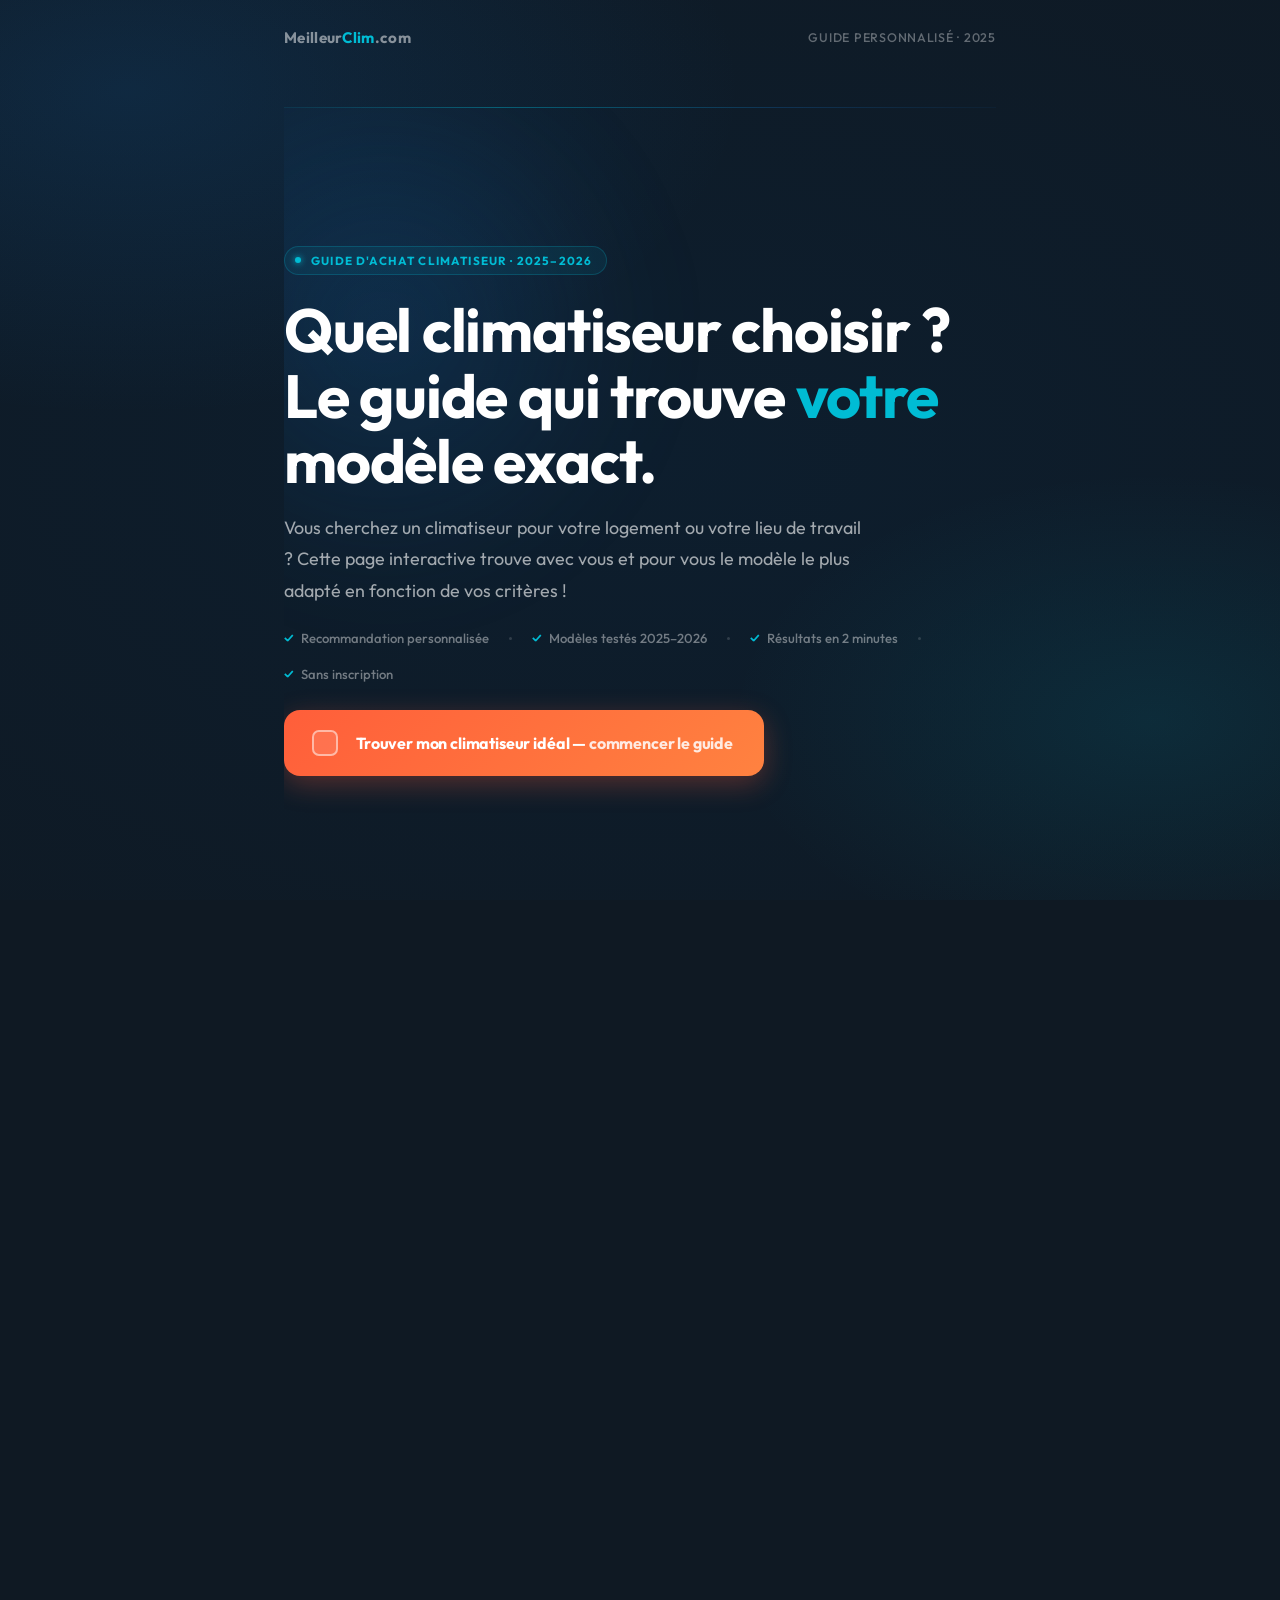
<file: guide-personnalise-v2.html>
<!DOCTYPE html>
<html lang="fr">
<head>
  <meta charset="UTF-8">
  <meta name="viewport" content="width=device-width, initial-scale=1.0">
  <title>Quel climatiseur pour vous ? — Guide personnalisé 2025</title>
  <meta name="description" content="Trouvez le climatiseur parfait pour votre situation en quelques étapes. Guide interactif personnalisé selon vos besoins, votre logement et votre budget.">
  <link rel="canonical" href="https://meilleur-climatiseur-ventilateur.com/guide-personnalise.html">
  <link rel="preconnect" href="https://fonts.googleapis.com">
  <link href="https://fonts.googleapis.com/css2?family=Instrument+Serif:ital@0;1&family=Outfit:wght@300;400;500;600;700&display=swap" rel="stylesheet">
  <style>
    /* ============================================================
       DESIGN SYSTEM
       Esthétique : éditorial / magazine de luxe sobre.
       Palette froide avec accent chaud. Typographie mixte serif/sans.
    ============================================================ */
    :root {
      --ink:      #0f1923;
      --ink-soft: #3d4f5e;
      --mist:     #f2f5f8;
      --border:   #dde3ea;
      --ice:      #e8f4fd;
      --blue:     #1469b5;
      --blue-dk:  #0d4f8a;
      --cyan:     #00bcd4;
      --warm:     #ff5e3a;
      --gold:     #f5a623;
      --white:    #ffffff;
      --serif:    'Instrument Serif', Georgia, serif;
      --sans:     'Outfit', system-ui, sans-serif;
      --ease:     cubic-bezier(.4,0,.2,1);
      --r:        14px;
    }

    *, *::before, *::after { box-sizing: border-box; margin: 0; padding: 0; }
    html { scroll-behavior: smooth; font-size: 16px; }

    body {
      font-family: var(--sans);
      background: var(--ink);
      color: var(--white);
      min-height: 100vh;
      overflow-x: hidden;
    }

    /* ---- AMBIENT BACKGROUND ---- */
    .bg-ambient {
      position: fixed; inset: 0; z-index: 0; pointer-events: none;
      background:
        radial-gradient(ellipse 80% 60% at 10% 10%, rgba(20,105,181,.18) 0%, transparent 60%),
        radial-gradient(ellipse 60% 50% at 90% 80%, rgba(0,188,212,.10) 0%, transparent 55%),
        radial-gradient(ellipse 100% 80% at 50% 50%, #0d1e2e 0%, #0f1923 100%);
    }

    /* ---- WRAPPER ---- */
    .page-wrap {
      position: relative; z-index: 1;
      max-width: 760px;
      margin: 0 auto;
      padding: 0 24px 120px;
    }

    /* ---- LOGO STRIP ---- */
    .topbar {
      display: flex; align-items: center; justify-content: space-between;
      padding: 28px 0 0;
    }
    .topbar-logo {
      font-family: var(--sans); font-weight: 700; font-size: .95rem;
      color: rgba(255,255,255,.5); letter-spacing: .02em;
    }
    .topbar-logo span { color: var(--cyan); }
    .topbar-tag {
      font-size: .78rem; font-weight: 500; letter-spacing: .06em; text-transform: uppercase;
      color: rgba(255,255,255,.35);
    }

    /* ---- PROGRESS BAR ---- */
    .progress-wrap {
      padding: 32px 0 0;
      opacity: 0; transition: opacity .4s var(--ease);
    }
    .progress-wrap.visible { opacity: 1; }
    .progress-label {
      font-size: .78rem; font-weight: 600; letter-spacing: .08em; text-transform: uppercase;
      color: rgba(255,255,255,.35); margin-bottom: 10px;
      display: flex; justify-content: space-between;
    }
    .progress-label span { color: var(--cyan); }
    .progress-track {
      height: 3px; background: rgba(255,255,255,.08); border-radius: 50px; overflow: hidden;
    }
    .progress-fill {
      height: 100%; border-radius: 50px;
      background: linear-gradient(90deg, var(--blue), var(--cyan));
      transition: width .6s var(--ease);
      width: 0%;
    }

    /* ─────────────────────────────────────────────────────────────
       HERO — sobre, dense, GEO-ready
    ───────────────────────────────────────────────────────────── */
    .hero {
      position: relative;
      min-height: calc(100vh - 100px); /* 100px = topbar + progress */
      display: flex;
      flex-direction: column;
      justify-content: center;
      padding: 48px 0 40px;
      overflow: hidden;
    }

    /* Ligne lumineuse horizontale */
    .hero::before {
      content: '';
      position: absolute;
      top: 0; left: -10%; right: -10%; height: 1px;
      background: linear-gradient(90deg, transparent, rgba(0,188,212,.4), rgba(20,105,181,.3), transparent);
    }

    /* Gradient halo latéral gauche */
    .hero-glow {
      position: absolute;
      top: -80px; left: -200px;
      width: 600px; height: 600px;
      border-radius: 50%;
      background: radial-gradient(circle at center, rgba(20,105,181,.22) 0%, transparent 65%);
      pointer-events: none;
      filter: blur(40px);
    }

    /* ---- Tag ---- */
    .hero-tag {
      display: inline-flex; align-items: center; gap: 10px;
      background: rgba(0,188,212,.08);
      border: 1px solid rgba(0,188,212,.22);
      padding: 6px 14px 6px 10px;
      border-radius: 50px;
      font-size: .73rem; font-weight: 700; letter-spacing: .1em; text-transform: uppercase;
      color: var(--cyan);
      margin-bottom: 22px;
      width: fit-content;
      opacity: 0;
      animation: fadeSlideUp .6s var(--ease) .1s forwards;
    }
    .hero-tag-dot {
      width: 6px; height: 6px; border-radius: 50%;
      background: var(--cyan);
      box-shadow: 0 0 6px var(--cyan);
      animation: blink 2.4s ease-in-out infinite;
    }
    @keyframes blink {
      0%,100% { opacity:1; } 50% { opacity:.3; }
    }

    /* ---- Headline ---- */
    .hero-headline {
      font-family: var(--sans);
      font-size: clamp(2rem, 5.5vw, 3.8rem);
      line-height: 1.08;
      font-weight: 700;
      color: var(--white);
      letter-spacing: -.02em;
      margin-bottom: 18px;
      opacity: 0;
      animation: fadeSlideUp .7s var(--ease) .2s forwards;
    }
    /* Accent sur un mot clé — pas d'italic, juste couleur */
    .hero-headline .hl {
      color: var(--cyan);
    }

    @keyframes fadeSlideUp {
      from { opacity:0; transform: translateY(20px); }
      to   { opacity:1; transform: translateY(0); }
    }

    /* ---- Lead text (GEO) ---- */
    .hero-lead {
      font-size: 1.12rem; line-height: 1.75;
      color: rgba(255,255,255,.62);
      max-width: 580px;
      margin-bottom: 24px;
      opacity: 0;
      animation: fadeSlideUp .7s var(--ease) .32s forwards;
    }
    .hero-lead strong { color: rgba(255,255,255,.92); font-weight: 600; }

    /* ---- Proof row — signaux de confiance ---- */
    .hero-proof {
      display: flex; align-items: center; flex-wrap: wrap; gap: 20px;
      margin-bottom: 28px;
      opacity: 0;
      animation: fadeSlideUp .7s var(--ease) .44s forwards;
    }
    .hero-proof-item {
      display: flex; align-items: center; gap: 7px;
      font-size: .82rem; font-weight: 500;
      color: rgba(255,255,255,.42);
    }
    .hero-proof-item::before {
      content: '✓';
      color: var(--cyan); font-weight: 800; font-size: .7rem;
    }
    .hero-proof-sep {
      width: 3px; height: 3px; border-radius: 50%;
      background: rgba(255,255,255,.15);
    }

    /* ---- Stats row ---- */
    .hero-stats {
      display: flex; gap: 0; flex-wrap: wrap;
      margin-bottom: 48px;
      border: 1px solid rgba(255,255,255,.07);
      border-radius: 16px;
      overflow: hidden;
      background: rgba(255,255,255,.02);
      opacity: 0;
      animation: fadeSlideUp .7s var(--ease) .52s forwards;
    }
    .hero-stat {
      flex: 1; min-width: 120px;
      padding: 22px 24px;
      border-right: 1px solid rgba(255,255,255,.06);
      position: relative;
    }
    .hero-stat:last-child { border-right: none; }
    .hero-stat-value {
      font-family: var(--sans);
      font-size: 1.9rem; font-weight: 800; line-height: 1;
      color: var(--white);
      margin-bottom: 5px;
    }
    .hero-stat-value sup { font-size: 1rem; color: var(--cyan); font-weight: 700; }
    .hero-stat-label {
      font-size: .7rem; font-weight: 600; letter-spacing: .06em; text-transform: uppercase;
      color: rgba(255,255,255,.28);
    }

    /* ---- CTA ---- */
    /* ---- CTA hero — div dégradée checkbox + texte ---- */
    .hero-cta-row {
      opacity: 0;
      margin-bottom: 0;
      animation: fadeSlideUp .7s var(--ease) .56s forwards;
    }

    .start-trigger {
      display: flex; align-items: center; gap: 18px;
      padding: 20px 28px;
      background: linear-gradient(135deg, var(--warm) 0%, #ff8240 100%);
      border-radius: 16px;
      cursor: pointer;
      user-select: none;
      box-shadow: 0 8px 28px rgba(255,94,58,.3);
      transition: transform .2s var(--ease), box-shadow .2s var(--ease);
      max-width: 480px;
    }
    .start-trigger:hover {
      transform: translateY(-2px);
      box-shadow: 0 14px 36px rgba(255,94,58,.45);
    }
    .start-trigger.checked {
      background: linear-gradient(135deg, rgba(0,188,212,.25) 0%, rgba(20,105,181,.25) 100%);
      box-shadow: none;
      border: 1px solid rgba(0,188,212,.3);
    }

    .checkbox-custom {
      width: 26px; height: 26px; flex-shrink: 0;
      border-radius: 7px;
      border: 2px solid rgba(255,255,255,.5);
      background: rgba(255,255,255,.1);
      display: flex; align-items: center; justify-content: center;
      transition: all .22s var(--ease);
    }
    .start-trigger.checked .checkbox-custom {
      background: white;
      border-color: white;
    }
    .checkbox-check {
      opacity: 0; transform: scale(0);
      transition: all .18s var(--ease);
      color: var(--warm);
      font-size: .85rem; font-weight: 900;
    }
    .start-trigger.checked .checkbox-check {
      opacity: 1; transform: scale(1);
    }

    .trigger-text {
      font-size: 1rem; font-weight: 700;
      color: white;
      letter-spacing: -.01em;
    }
    .trigger-text span { opacity: .85; }

    /* ---- Eyebrow — used in steps ---- */
    .eyebrow {
      display: inline-flex; align-items: center; gap: 8px;
      font-size: .78rem; font-weight: 700; letter-spacing: .1em; text-transform: uppercase;
      color: var(--cyan); margin-bottom: 28px;
    }
    .eyebrow::before {
      content: ''; display: block;
      width: 20px; height: 2px; background: var(--cyan);
    }

    /* Legacy classes masquées */
    .intro-section { display: none; }
    .intro-title, .intro-body { display: none; }

    /* start-trigger — voir hero CTA ci-dessus */

    /* ---- STEP SECTIONS ---- */
    .step-section {
      margin-top: 64px;
      opacity: 0;
      transform: translateY(40px);
      transition: opacity .55s var(--ease), transform .55s var(--ease);
    }
    .step-section.visible {
      opacity: 1;
      transform: translateY(0);
    }

    /* Step header */
    .step-header {
      display: flex; align-items: center; gap: 16px;
      margin-bottom: 28px;
    }
    .step-num {
      width: 40px; height: 40px; flex-shrink: 0;
      border-radius: 50%;
      background: linear-gradient(135deg, var(--blue), var(--cyan));
      display: flex; align-items: center; justify-content: center;
      font-family: var(--sans); font-weight: 700; font-size: .85rem;
      color: white;
    }
    .step-divider {
      flex: 1; height: 1px;
      background: linear-gradient(90deg, rgba(255,255,255,.12), transparent);
    }
    .step-badge {
      font-size: .72rem; font-weight: 600; letter-spacing: .08em; text-transform: uppercase;
      color: rgba(255,255,255,.3);
    }

    .step-question {
      font-family: var(--serif);
      font-size: clamp(1.5rem, 3.5vw, 2.1rem);
      line-height: 1.3;
      color: var(--white);
      margin-bottom: 10px;
    }
    .step-sub {
      font-size: .95rem; color: rgba(255,255,255,.45);
      margin-bottom: 32px; line-height: 1.6;
    }

    /* ---- CHOICE CARDS ---- */
    .choices {
      display: grid;
      grid-template-columns: repeat(auto-fit, minmax(200px, 1fr));
      gap: 14px;
      margin-bottom: 36px;
    }
    .choice-card {
      position: relative;
      padding: 20px 18px 18px;
      background: rgba(255,255,255,.04);
      border: 1.5px solid rgba(255,255,255,.09);
      border-radius: var(--r);
      cursor: pointer;
      transition: all .22s var(--ease);
      overflow: hidden;
    }
    .choice-card::before {
      content: ''; position: absolute; inset: 0;
      background: linear-gradient(135deg, rgba(20,105,181,.0), rgba(0,188,212,.0));
      transition: background .22s var(--ease);
    }
    .choice-card:hover {
      border-color: rgba(0,188,212,.35);
      background: rgba(0,188,212,.07);
      transform: translateY(-2px);
    }
    .choice-card:hover::before {
      background: linear-gradient(135deg, rgba(20,105,181,.06), rgba(0,188,212,.06));
    }
    .choice-card.selected {
      border-color: var(--cyan);
      background: rgba(0,188,212,.12);
      transform: translateY(-2px);
    }
    .choice-card.selected::before {
      background: linear-gradient(135deg, rgba(20,105,181,.08), rgba(0,188,212,.10));
    }
    .choice-radio {
      width: 18px; height: 18px;
      border-radius: 50%;
      border: 2px solid rgba(255,255,255,.2);
      margin-bottom: 14px;
      display: flex; align-items: center; justify-content: center;
      transition: all .2s var(--ease);
    }
    .choice-card.selected .choice-radio {
      border-color: var(--cyan);
      background: var(--cyan);
    }
    .choice-radio::after {
      content: ''; width: 7px; height: 7px; border-radius: 50%;
      background: var(--ink);
      transform: scale(0);
      transition: transform .2s var(--ease);
    }
    .choice-card.selected .choice-radio::after { transform: scale(1); }

    .choice-icon { font-size: 1.7rem; margin-bottom: 10px; display: block; }
    .choice-label {
      font-weight: 600; font-size: .95rem;
      color: rgba(255,255,255,.85);
      margin-bottom: 5px;
    }
    .choice-desc {
      font-size: .8rem; color: rgba(255,255,255,.38);
      line-height: 1.5;
    }
    /* Selected check */
    .choice-check {
      position: absolute; top: 14px; right: 14px;
      width: 22px; height: 22px; border-radius: 50%;
      background: var(--cyan);
      display: flex; align-items: center; justify-content: center;
      font-size: .7rem; color: var(--ink); font-weight: 800;
      opacity: 0; transform: scale(0);
      transition: all .2s var(--ease);
    }
    .choice-card.selected .choice-check { opacity: 1; transform: scale(1); }

    /* ---- VALIDATE BUTTON (inside step) ---- */
    .step-validate {
      display: flex; align-items: center; gap: 14px;
      padding: 20px 24px;
      background: rgba(255,255,255,.03);
      border: 1.5px solid rgba(255,255,255,.08);
      border-radius: var(--r);
      cursor: pointer;
      transition: all .22s var(--ease);
      user-select: none;
      opacity: .4; pointer-events: none;
    }
    .step-validate.active {
      opacity: 1; pointer-events: all;
      border-color: rgba(0,188,212,.25);
      background: rgba(0,188,212,.06);
    }
    .step-validate.active:hover {
      border-color: var(--cyan);
      background: rgba(0,188,212,.12);
    }
    .step-validate.done {
      background: rgba(0,188,212,.08);
      border-color: rgba(0,188,212,.3);
    }
    .validate-checkbox {
      width: 26px; height: 26px; flex-shrink: 0;
      border-radius: 8px;
      border: 2px solid rgba(255,255,255,.2);
      display: flex; align-items: center; justify-content: center;
      transition: all .25s var(--ease);
    }
    .step-validate.done .validate-checkbox {
      background: var(--cyan); border-color: var(--cyan);
    }
    .validate-check {
      opacity: 0; transform: scale(0);
      transition: all .2s var(--ease);
      color: var(--ink); font-size: .85rem; font-weight: 800;
    }
    .step-validate.done .validate-check { opacity: 1; transform: scale(1); }
    .validate-text { font-size: .95rem; font-weight: 500; color: rgba(255,255,255,.6); }
    .validate-text strong { color: rgba(255,255,255,.9); }
    .validate-arrow {
      margin-left: auto; font-size: 1.1rem;
      color: rgba(255,255,255,.25);
      transition: transform .2s var(--ease), color .2s;
    }
    .step-validate.active:hover .validate-arrow {
      color: var(--cyan);
      transform: translateX(4px);
    }

    /* ---- SEPARATOR LINE ---- */
    .section-line {
      margin-top: 64px;
      display: flex; align-items: center; gap: 16px;
      opacity: 0; transition: opacity .5s var(--ease) .1s;
    }
    .section-line.visible { opacity: 1; }
    .section-line-bar {
      flex: 1; height: 1px;
      background: linear-gradient(90deg, transparent, rgba(255,255,255,.1), transparent);
    }
    .section-line-dot {
      width: 6px; height: 6px; border-radius: 50%;
      background: rgba(255,255,255,.15);
    }

    /* ---- RESULT SECTION ---- */
    .result-section {
      margin-top: 64px;
      opacity: 0; transform: translateY(40px);
      transition: opacity .65s var(--ease), transform .65s var(--ease);
    }
    .result-section.visible { opacity: 1; transform: translateY(0); }

    .result-eyebrow {
      display: inline-flex; align-items: center; gap: 8px;
      font-size: .78rem; font-weight: 600; letter-spacing: .1em; text-transform: uppercase;
      color: var(--gold); margin-bottom: 24px;
    }
    .result-eyebrow::before {
      content: ''; width: 20px; height: 2px; background: var(--gold);
    }

    .result-card {
      background: rgba(255,255,255,.04);
      border: 1.5px solid rgba(255,255,255,.10);
      border-radius: 20px;
      overflow: hidden;
    }

    /* Result top gradient band */
    .result-band {
      height: 4px;
      background: linear-gradient(90deg, var(--blue), var(--cyan), var(--gold));
    }

    .result-body { padding: 36px; }

    /* Rank badge */
    .result-rank {
      display: inline-flex; align-items: center; gap: 8px;
      background: rgba(245,166,35,.12);
      border: 1px solid rgba(245,166,35,.25);
      color: var(--gold);
      padding: 5px 14px; border-radius: 50px;
      font-size: .78rem; font-weight: 700; letter-spacing: .06em; text-transform: uppercase;
      margin-bottom: 20px;
    }

    .result-product-name {
      font-family: var(--serif);
      font-size: clamp(1.8rem, 4vw, 2.6rem);
      line-height: 1.2;
      color: var(--white);
      margin-bottom: 8px;
    }
    .result-product-sub {
      font-size: .95rem; color: rgba(255,255,255,.45);
      margin-bottom: 32px;
    }

    /* Why this product */
    .result-why {
      background: rgba(20,105,181,.1);
      border: 1px solid rgba(20,105,181,.2);
      border-radius: 12px;
      padding: 20px 24px;
      margin-bottom: 28px;
    }
    .result-why-title {
      font-size: .78rem; font-weight: 700; letter-spacing: .08em; text-transform: uppercase;
      color: var(--cyan); margin-bottom: 14px;
    }
    .result-why-list { list-style: none; }
    .result-why-list li {
      display: flex; align-items: flex-start; gap: 10px;
      font-size: .92rem; color: rgba(255,255,255,.7);
      padding: 6px 0;
    }
    .result-why-list li::before {
      content: '→';
      color: var(--cyan); flex-shrink: 0; font-weight: 700;
    }
    .result-why-list li strong { color: rgba(255,255,255,.95); }

    /* Specs grid */
    .result-specs {
      display: grid; grid-template-columns: repeat(3, 1fr);
      gap: 12px; margin-bottom: 32px;
    }
    .spec-item {
      background: rgba(255,255,255,.04);
      border: 1px solid rgba(255,255,255,.07);
      border-radius: 10px; padding: 14px;
      text-align: center;
    }
    .spec-value {
      font-family: var(--sans); font-weight: 700; font-size: 1.15rem;
      color: var(--white); margin-bottom: 4px;
    }
    .spec-label { font-size: .75rem; color: rgba(255,255,255,.35); }

    /* Score bar */
    .result-score-row {
      display: flex; align-items: center; gap: 14px; margin-bottom: 10px;
    }
    .result-score-label { font-size: .82rem; color: rgba(255,255,255,.5); min-width: 140px; }
    .result-score-bar {
      flex: 1; height: 5px; background: rgba(255,255,255,.08);
      border-radius: 50px; overflow: hidden;
    }
    .result-score-fill {
      height: 100%; border-radius: 50px;
      background: linear-gradient(90deg, var(--blue), var(--cyan));
    }
    .result-score-val { font-size: .82rem; font-weight: 700; color: var(--cyan); min-width: 30px; text-align: right; }

    .result-price-row {
      display: flex; align-items: center; justify-content: space-between;
      gap: 16px; flex-wrap: wrap;
      padding-top: 28px;
      border-top: 1px solid rgba(255,255,255,.07);
      margin-top: 28px;
    }
    .result-price {
      font-family: var(--serif);
      font-size: 2.4rem; color: var(--white);
      line-height: 1;
    }
    .result-price sub {
      font-family: var(--sans); font-size: .85rem;
      color: rgba(255,255,255,.4); font-weight: 400;
      vertical-align: baseline;
    }

    /* CTA — pill orange */
    .result-cta {
      display: inline-flex; align-items: center; gap: 10px;
      background: linear-gradient(135deg, var(--warm), #ff8c42);
      color: white; padding: 16px 32px; border-radius: 50px;
      font-weight: 700; font-size: 1rem; cursor: pointer;
      transition: all .22s var(--ease);
      text-decoration: none;
    }
    .result-cta:hover {
      transform: translateY(-3px);
      box-shadow: 0 14px 36px rgba(255,94,58,.35);
    }
    .result-cta-arrow { font-size: 1.1rem; transition: transform .2s var(--ease); }
    .result-cta:hover .result-cta-arrow { transform: translateX(4px); }

    /* ---- Image produit ---- */
    .result-img-wrap {
      width: 100%; height: 220px;
      display: flex; align-items: center; justify-content: center;
      background: rgba(255,255,255,.03);
      border-radius: 12px;
      margin-bottom: 28px;
      overflow: hidden;
      position: relative;
    }
    .result-img-wrap img {
      max-height: 200px; max-width: 100%;
      object-fit: contain;
      filter: drop-shadow(0 8px 24px rgba(0,0,0,.4));
      transition: transform .4s var(--ease);
    }
    .result-img-wrap:hover img { transform: scale(1.04); }
    /* Fallback placeholder */
    .result-img-placeholder {
      font-size: 4rem; opacity: .15;
    }

    /* ---- Dropdown alternatives ---- */
    .result-alts {
      margin-top: 28px;
      border-top: 1px solid rgba(255,255,255,.07);
      padding-top: 24px;
    }
    .result-alts-toggle {
      display: flex; align-items: center; justify-content: space-between;
      cursor: pointer;
      padding: 0 0 4px;
      user-select: none;
    }
    .result-alts-label {
      font-size: .8rem; font-weight: 700; letter-spacing: .08em; text-transform: uppercase;
      color: rgba(255,255,255,.4);
    }
    .result-alts-chevron {
      font-size: .8rem; color: rgba(255,255,255,.3);
      transition: transform .25s var(--ease);
    }
    .result-alts.open .result-alts-chevron { transform: rotate(180deg); }
    .result-alts-list {
      display: none;
      flex-direction: column; gap: 10px;
      margin-top: 16px;
    }
    .result-alts.open .result-alts-list { display: flex; }

    .alt-card {
      display: flex; align-items: center; gap: 14px;
      padding: 14px 16px;
      background: rgba(255,255,255,.03);
      border: 1px solid rgba(255,255,255,.07);
      border-radius: 10px;
      transition: border-color .2s, background .2s;
    }
    .alt-card:hover { border-color: rgba(255,255,255,.14); background: rgba(255,255,255,.05); }
    .alt-tag {
      font-size: .68rem; font-weight: 700; letter-spacing: .07em; text-transform: uppercase;
      padding: 3px 8px; border-radius: 50px;
      white-space: nowrap; flex-shrink: 0;
    }
    .alt-tag-alt   { background: rgba(0,188,212,.12); color: var(--cyan); }
    .alt-tag-premium { background: rgba(245,166,35,.12); color: var(--gold); }
    .alt-info { flex: 1; min-width: 0; }
    .alt-name { font-size: .88rem; font-weight: 600; color: rgba(255,255,255,.85); margin-bottom: 2px; }
    .alt-sub  { font-size: .75rem; color: rgba(255,255,255,.38); white-space: nowrap; overflow: hidden; text-overflow: ellipsis; }
    .alt-price { font-size: .88rem; font-weight: 700; color: rgba(255,255,255,.6); white-space: nowrap; flex-shrink: 0; }

    /* Bouton rond orange sur les alternatives */
    .alt-cta-btn {
      width: 36px; height: 36px; border-radius: 50%; flex-shrink: 0;
      background: linear-gradient(135deg, var(--warm), #ff8c42);
      display: flex; align-items: center; justify-content: center;
      text-decoration: none;
      box-shadow: 0 4px 14px rgba(255,94,58,.3);
      transition: transform .2s var(--ease), box-shadow .2s var(--ease);
      margin-left: 8px;
    }
    .alt-cta-btn:hover {
      transform: scale(1.12);
      box-shadow: 0 6px 20px rgba(255,94,58,.45);
    }
    .alt-cta-triangle {
      width: 0; height: 0;
      border-top: 5px solid transparent;
      border-bottom: 5px solid transparent;
      border-left: 8px solid white;
      margin-left: 2px; /* optique */
    }

    /* Restart */
    .result-restart {
      display: flex; align-items: center; gap: 8px;
      margin-top: 20px;
      font-size: .88rem; color: rgba(255,255,255,.3);
      cursor: pointer; transition: color .2s;
    }
    .result-restart:hover { color: rgba(255,255,255,.6); }

    /* ---- TYPING ANIMATION ---- */
    @keyframes blink { 0%,100%{opacity:1} 50%{opacity:0} }
    .typing-cursor {
      display: inline-block; width: 2px; height: 1em;
      background: var(--cyan); margin-left: 2px;
      animation: blink 1s step-end infinite;
      vertical-align: text-bottom;
    }

    /* ---- APPEAR ANIMATION ---- */
    @keyframes fadeUp {
      from { opacity:0; transform: translateY(24px); }
      to   { opacity:1; transform: translateY(0); }
    }
    .fade-up { animation: fadeUp .55s var(--ease) both; }

    /* ---- MULTI-SELECT CHIPS ---- */
    .criteria-grid {
      display: grid;
      grid-template-columns: 1fr 1fr;
      gap: 12px;
      margin-bottom: 20px;
    }
    .criteria-chip {
      display: flex; align-items: center; gap: 10px;
      padding: 13px 18px;
      background: rgba(255,255,255,.04);
      border: 1.5px solid rgba(255,255,255,.09);
      border-radius: 50px;
      cursor: pointer;
      transition: all .2s var(--ease);
      user-select: none;
    }
    .criteria-chip:hover {
      border-color: rgba(0,188,212,.35);
      background: rgba(0,188,212,.07);
    }
    .criteria-chip.selected {
      border-color: var(--cyan);
      background: rgba(0,188,212,.13);
    }
    .criteria-chip-icon { font-size: 1.1rem; line-height: 1; }
    .criteria-chip-label {
      font-size: .9rem; font-weight: 500;
      color: rgba(255,255,255,.7);
      transition: color .2s;
    }
    .criteria-chip.selected .criteria-chip-label { color: var(--white); }
    .criteria-chip-dot {
      width: 8px; height: 8px; border-radius: 50%;
      border: 1.5px solid rgba(255,255,255,.2);
      margin-left: 4px; flex-shrink: 0;
      transition: all .2s var(--ease);
    }
    .criteria-chip.selected .criteria-chip-dot {
      background: var(--cyan);
      border-color: var(--cyan);
    }
    .criteria-counter {
      display: inline-flex; align-items: center; gap: 6px;
      font-size: .8rem; color: rgba(255,255,255,.35);
      margin-bottom: 24px; font-style: italic;
    }
    .criteria-counter strong { color: var(--cyan); font-style: normal; }
    .criteria-skip {
      display: inline-flex; align-items: center; gap: 6px;
      font-size: .82rem; color: rgba(255,255,255,.28);
      cursor: pointer; margin-top: 8px;
      transition: color .2s;
      text-decoration: underline; text-decoration-color: transparent;
    }
    .criteria-skip:hover { color: rgba(255,255,255,.5); text-decoration-color: rgba(255,255,255,.3); }

    /* ---- PRICE CHOICE CARDS ---- */
    .choices-price {
      grid-template-columns: 1fr 1fr !important;
    }
    .choice-price {
      text-align: center;
      padding: 22px 14px 18px;
    }
    .choice-price .choice-radio { margin: 0 auto 12px; }
    .price-tier-label {
      font-size: .7rem; font-weight: 700; letter-spacing: .1em;
      text-transform: uppercase; color: rgba(255,255,255,.3);
      margin-bottom: 3px;
    }
    .price-tier-value {
      font-family: var(--serif); font-size: 1.55rem; font-weight: 400;
      color: var(--white); line-height: 1.1; margin-bottom: 14px;
    }
    .choice-price.selected .price-tier-value { color: var(--cyan); }
    .choice-price .choice-desc {
      font-size: .78rem; color: rgba(255,255,255,.38);
      line-height: 1.45;
    }
    .choice-price .choice-check { top: 10px; right: 10px; }

    /* ---- RESPONSIVE ---- */
    @media (max-width: 600px) {
      .choices { grid-template-columns: 1fr 1fr; }
      .result-specs { grid-template-columns: 1fr 1fr; }
      .result-price-row { flex-direction: column; align-items: flex-start; }
    }
    @media (max-width: 400px) {
      .choices { grid-template-columns: 1fr; }
    }
  </style>

  <!-- Schema.org GEO signals -->
  <script type="application/ld+json">
  {
    "@context": "https://schema.org",
    "@graph": [
      {
        "@type": "WebPage",
        "@id": "https://meilleur-climatiseur-ventilateur.com/guide-personnalise.html",
        "name": "Quel climatiseur choisir ? Guide personnalisé 2025",
        "description": "Guide interactif pour choisir le meilleur climatiseur selon votre logement, vos usages et votre budget. Recommandation personnalisée parmi les modèles Daikin, Mitsubishi, Panasonic, Toshiba testés en 2025–2026.",
        "url": "https://meilleur-climatiseur-ventilateur.com/guide-personnalise.html",
        "inLanguage": "fr",
        "dateModified": "2026-01-01"
      },
      {
        "@type": "FAQPage",
        "mainEntity": [
          {
            "@type": "Question",
            "name": "Quel est le meilleur climatiseur en 2025 ?",
            "acceptedAnswer": {
              "@type": "Answer",
              "text": "Le meilleur climatiseur dépend de votre situation. Pour un appartement jusqu'à 35 m², le Daikin Perfera FTXM25R (SEER 8.65, 19 dB, A+++) est la référence 2025–2026. Pour une maison avec besoin de chauffage réversible, le Panasonic Etherea CS-Z25ZKEW (SEER 9.0, 18 dB) est le plus efficient. Utilisez ce guide pour obtenir une recommandation personnalisée."
            }
          },
          {
            "@type": "Question",
            "name": "Quel climatiseur choisir pour un appartement ?",
            "acceptedAnswer": {
              "@type": "Answer",
              "text": "Pour un appartement, un climatiseur split réversible monosplit est recommandé. Le Daikin Perfera ou le Mitsubishi Electric MSZ-AP sont les références pour leur silence (19-21 dB) et leur classe énergétique A+++. Comptez entre 700 et 1 400 € installation comprise."
            }
          },
          {
            "@type": "Question",
            "name": "Quel climatiseur sans installation pour locataire ?",
            "acceptedAnswer": {
              "@type": "Answer",
              "text": "Pour un locataire sans possibilité de percement, le meilleur choix est le climatiseur mobile ou le ventilateur rafraîchisseur. Le De'Longhi Pinguino ou le Dyson Pure Cool TP07 sont les meilleures options sans installation, branchement direct sur prise standard."
            }
          },
          {
            "@type": "Question",
            "name": "Quel budget prévoir pour un climatiseur split ?",
            "acceptedAnswer": {
              "@type": "Answer",
              "text": "Pour un climatiseur split, il faut compter le prix de l'appareil (400 à 900 €) auquel s'ajoute l'installation par un professionnel certifié (400 à 700 €). Le budget total pour un bon split est donc compris entre 800 et 1 600 € selon le modèle et la configuration."
            }
          }
        ]
      }
    ]
  }
  </script>
</head>
<body>

<div class="bg-ambient"></div>

<div class="page-wrap">

  <!-- TOPBAR -->
  <div class="topbar">
    <div class="topbar-logo"><a href="index.html" style="color:inherit;text-decoration:none">Meilleur<span>Clim</span>.com</a></div>
    <div class="topbar-tag">Guide personnalisé · 2025</div>
  </div>

  <!-- PROGRESS -->
  <div class="progress-wrap" id="progressWrap">
    <div class="progress-label">
      Votre parcours
      <span id="progressLabel">Étape 1 sur 4</span>
    </div>
    <div class="progress-track">
      <div class="progress-fill" id="progressFill"></div>
    </div>
  </div>

  <!-- ===== HERO ===== -->
  <section class="hero" id="sectionIntro" itemscope itemtype="https://schema.org/WebPage">

    <div class="hero-glow"></div>

    <!-- Tag live -->
    <div class="hero-tag">
      <span class="hero-tag-dot"></span>
      Guide d'achat climatiseur · 2025–2026
    </div>

    <!-- H1 — sans italic, percutant, mots-clés GEO -->
    <h1 class="hero-headline" itemprop="headline">
      Quel climatiseur choisir ?<br>
      Le guide qui trouve <span class="hl">votre</span> modèle exact.
    </h1>

    <!-- Lead — court, direct -->
    <p class="hero-lead" itemprop="description">
      Vous cherchez un climatiseur pour votre logement ou votre lieu de travail ? Cette page interactive trouve avec vous et pour vous le modèle le plus adapté en fonction de vos critères&nbsp;!
    </p>

    <!-- Signaux de confiance — avant le CTA -->
    <div class="hero-proof" role="list" aria-label="Garanties du guide">
      <div class="hero-proof-item" role="listitem">Recommandation personnalisée</div>
      <div class="hero-proof-sep"></div>
      <div class="hero-proof-item" role="listitem">Modèles testés 2025–2026</div>
      <div class="hero-proof-sep"></div>
      <div class="hero-proof-item" role="listitem">Résultats en 2 minutes</div>
      <div class="hero-proof-sep"></div>
      <div class="hero-proof-item" role="listitem">Sans inscription</div>
    </div>

    <!-- CTA -->
    <div class="hero-cta-row">
      <div class="start-trigger" id="startTrigger" onclick="startGuide()">
        <div class="checkbox-custom"><span class="checkbox-check">✓</span></div>
        <div class="trigger-text">Trouver mon climatiseur idéal — <span>commencer le guide</span></div>
      </div>
    </div>

  </section>

  <!-- ===== STEP 1 — TYPE DE LOGEMENT ===== -->
  <section class="step-section" id="step1">
    <div class="step-header">
      <div class="step-num">1</div>
      <div class="step-divider"></div>
      <div class="step-badge">Votre logement</div>
    </div>
    <h2 class="step-question">Quel type de logement souhaitez-vous climatiser ?</h2>
    <p class="step-sub">La configuration du lieu détermine le type et la puissance d'appareil nécessaires.</p>

    <div class="choices" id="choices1">
      <div class="choice-card" onclick="selectChoice('step1','appart')">
        <span class="choice-icon">🏢</span>
        <div class="choice-radio"></div>
        <div class="choice-label">Appartement</div>
        <div class="choice-desc">En étage, mitoyenneté avec voisins</div>
        <div class="choice-check">✓</div>
      </div>
      <div class="choice-card" onclick="selectChoice('step1','maison')">
        <span class="choice-icon">🏠</span>
        <div class="choice-radio"></div>
        <div class="choice-label">Maison individuelle</div>
        <div class="choice-desc">Plain-pied ou étages, jardin</div>
        <div class="choice-check">✓</div>
      </div>
      <div class="choice-card" onclick="selectChoice('step1','bureau')">
        <span class="choice-icon">💼</span>
        <div class="choice-radio"></div>
        <div class="choice-label">Bureau / local</div>
        <div class="choice-desc">Espace professionnel ou mixte</div>
        <div class="choice-check">✓</div>
      </div>
      <div class="choice-card" onclick="selectChoice('step1','studio')">
        <span class="choice-icon">🛏️</span>
        <div class="choice-radio"></div>
        <div class="choice-label">Studio / petite surface</div>
        <div class="choice-desc">Moins de 25 m², une seule pièce</div>
        <div class="choice-check">✓</div>
      </div>
      <div class="choice-card" onclick="selectChoice('step1','villa')">
        <span class="choice-icon">🏡</span>
        <div class="choice-radio"></div>
        <div class="choice-label">Villa / grande surface</div>
        <div class="choice-desc">Plus de 80 m², plusieurs pièces</div>
        <div class="choice-check">✓</div>
      </div>
      <div class="choice-card" onclick="selectChoice('step1','locataire')">
        <span class="choice-icon">🔑</span>
        <div class="choice-radio"></div>
        <div class="choice-label">Locataire</div>
        <div class="choice-desc">Pas de percement possible, solution mobile</div>
        <div class="choice-check">✓</div>
      </div>
    </div>

    <div class="step-validate" id="validate1" onclick="validateStep(1)">
      <div class="validate-checkbox">
        <span class="validate-check">✓</span>
      </div>
      <div class="validate-text">J'ai choisi — <strong>passer à l'étape suivante</strong></div>
      <div class="validate-arrow">→</div>
    </div>
  </section>

  <div class="section-line" id="line1"><div class="section-line-bar"></div><div class="section-line-dot"></div><div class="section-line-bar"></div></div>

  <!-- ===== STEP 2 — USAGE ===== -->
  <section class="step-section" id="step2">
    <div class="step-header">
      <div class="step-num">2</div>
      <div class="step-divider"></div>
      <div class="step-badge">Votre usage</div>
    </div>
    <h2 class="step-question">Quelle est votre priorité principale ?</h2>
    <p class="step-sub">Un même appareil peut répondre à des besoins très différents selon comment vous l'utilisez.</p>

    <div class="choices" id="choices2">
      <div class="choice-card" onclick="selectChoice('step2','froid')">
        <span class="choice-icon">❄️</span>
        <div class="choice-radio"></div>
        <div class="choice-label">Refroidir l'été</div>
        <div class="choice-desc">Uniquement pour les chaleurs estivales</div>
        <div class="choice-check">✓</div>
      </div>
      <div class="choice-card" onclick="selectChoice('step2','reversible')">
        <span class="choice-icon">🔁</span>
        <div class="choice-radio"></div>
        <div class="choice-label">Froid + Chauffage</div>
        <div class="choice-desc">Remplacer ou compléter mon chauffage</div>
        <div class="choice-check">✓</div>
      </div>
      <div class="choice-card" onclick="selectChoice('step2','air')">
        <span class="choice-icon">🌬️</span>
        <div class="choice-radio"></div>
        <div class="choice-label">Qualité de l'air</div>
        <div class="choice-desc">Allergies, poussières, odeurs</div>
        <div class="choice-check">✓</div>
      </div>
      <div class="choice-card" onclick="selectChoice('step2','silence')">
        <span class="choice-icon">🌙</span>
        <div class="choice-radio"></div>
        <div class="choice-label">Silence absolu</div>
        <div class="choice-desc">Chambre, bébé, travail concentré</div>
        <div class="choice-check">✓</div>
      </div>
      <div class="choice-card" onclick="selectChoice('step2','eco')">
        <span class="choice-icon">🌿</span>
        <div class="choice-radio"></div>
        <div class="choice-label">Économies d'énergie</div>
        <div class="choice-desc">Réduire ma facture EDF au maximum</div>
        <div class="choice-check">✓</div>
      </div>
      <div class="choice-card" onclick="selectChoice('step2','polyvalent')">
        <span class="choice-icon">⚡</span>
        <div class="choice-radio"></div>
        <div class="choice-label">Polyvalence maximale</div>
        <div class="choice-desc">Plusieurs usages, toute l'année</div>
        <div class="choice-check">✓</div>
      </div>
    </div>

    <div class="step-validate" id="validate2" onclick="validateStep(2)">
      <div class="validate-checkbox">
        <span class="validate-check">✓</span>
      </div>
      <div class="validate-text">J'ai choisi — <strong>passer à l'étape suivante</strong></div>
      <div class="validate-arrow">→</div>
    </div>
  </section>

  <div class="section-line" id="line2"><div class="section-line-bar"></div><div class="section-line-dot"></div><div class="section-line-bar"></div></div>
  <div class="section-line" id="line2b"><div class="section-line-bar"></div><div class="section-line-dot"></div><div class="section-line-bar"></div></div>

  <!-- ===== STEP 2b — CRITÈRES MULTIPLES ===== -->
  <section class="step-section" id="step2b">
    <div class="step-header">
      <div class="step-num">3</div>
      <div class="step-divider"></div>
      <div class="step-badge">Critères importants</div>
    </div>
    <h2 class="step-question">Quels critères comptent également pour vous ?</h2>
    <p class="step-sub">Sélectionnez tout ce qui s'applique — plusieurs choix possibles. Ces critères affineront notre recommandation.</p>

    <div class="criteria-counter" id="criteriaCounter">Aucun critère sélectionné — <strong>ou passez directement</strong></div>

    <div class="criteria-grid" id="criteriaGrid">
      <div class="criteria-chip" onclick="toggleCriteria('eco')">
        <span class="criteria-chip-icon">🌿</span>
        <span class="criteria-chip-label">Écologique / A+++</span>
        <span class="criteria-chip-dot"></span>
      </div>
      <div class="criteria-chip" onclick="toggleCriteria('wifi')">
        <span class="criteria-chip-icon">📱</span>
        <span class="criteria-chip-label">Pilotage Wi-Fi / appli</span>
        <span class="criteria-chip-dot"></span>
      </div>
      <div class="criteria-chip" onclick="toggleCriteria('installation_facile')">
        <span class="criteria-chip-icon">🔌</span>
        <span class="criteria-chip-label">Sans installation pro</span>
        <span class="criteria-chip-dot"></span>
      </div>
      <div class="criteria-chip" onclick="toggleCriteria('silence')">
        <span class="criteria-chip-icon">🌙</span>
        <span class="criteria-chip-label">Ultra-silencieux</span>
        <span class="criteria-chip-dot"></span>
      </div>
      <div class="criteria-chip" onclick="toggleCriteria('filtration')">
        <span class="criteria-chip-icon">🫁</span>
        <span class="criteria-chip-label">Filtration de l'air</span>
        <span class="criteria-chip-dot"></span>
      </div>
      <div class="criteria-chip" onclick="toggleCriteria('design')">
        <span class="criteria-chip-icon">🎨</span>
        <span class="criteria-chip-label">Design soigné</span>
        <span class="criteria-chip-dot"></span>
      </div>
      <div class="criteria-chip" onclick="toggleCriteria('garantie')">
        <span class="criteria-chip-icon">🛡️</span>
        <span class="criteria-chip-label">Longue garantie</span>
        <span class="criteria-chip-dot"></span>
      </div>
      <div class="criteria-chip" onclick="toggleCriteria('domotique')">
        <span class="criteria-chip-icon">🏡</span>
        <span class="criteria-chip-label">Compatible domotique</span>
        <span class="criteria-chip-dot"></span>
      </div>
    </div>

    <div class="criteria-skip" onclick="skipCriteria()">↪ Aucun critère supplémentaire — passer au budget</div>

    <div class="step-validate" id="validate2b" onclick="validateStep('2b')" style="margin-top:28px">
      <div class="validate-checkbox">
        <span class="validate-check">✓</span>
      </div>
      <div class="validate-text">Confirmer mes critères — <strong>passer au budget</strong></div>
      <div class="validate-arrow">→</div>
    </div>
  </section>

  <!-- ===== STEP 3 — BUDGET ===== -->
  <section class="step-section" id="step3">
    <div class="step-header">
      <div class="step-num">4</div>
      <div class="step-divider"></div>
      <div class="step-badge">Votre budget</div>
    </div>
    <h2 class="step-question">Quel budget global envisagez-vous ?</h2>
    <p class="step-sub">Budget total = appareil + installation professionnelle (obligatoire pour un split).</p>

    <div class="choices choices-price" id="choices3">
      <div class="choice-card choice-price" onclick="selectChoice('step3','petit')">
        <div class="price-tier-label">Max</div>
        <div class="price-tier-value">600 €</div>
        <div class="choice-radio"></div>
        <div class="choice-desc">Ventilateur ou portable — sans installation requise</div>
        <div class="choice-check">✓</div>
      </div>
      <div class="choice-card choice-price" onclick="selectChoice('step3','p1200')">
        <div class="price-tier-label">Max</div>
        <div class="price-tier-value">1 200 €</div>
        <div class="choice-radio"></div>
        <div class="choice-desc">Split entrée de gamme + installation standard</div>
        <div class="choice-check">✓</div>
      </div>
      <div class="choice-card choice-price" onclick="selectChoice('step3','moyen')">
        <div class="price-tier-label">Max</div>
        <div class="price-tier-value">1 800 €</div>
        <div class="choice-radio"></div>
        <div class="choice-desc">Split milieu de gamme A++ + pose soignée</div>
        <div class="choice-check">✓</div>
      </div>
      <div class="choice-card choice-price" onclick="selectChoice('step3','confort')">
        <div class="price-tier-label">Max</div>
        <div class="price-tier-value">2 400 €</div>
        <div class="choice-radio"></div>
        <div class="choice-desc">Split premium A+++ + installation haute qualité</div>
        <div class="choice-check">✓</div>
      </div>
      <div class="choice-card choice-price" onclick="selectChoice('step3','premium')">
        <div class="price-tier-label">Max</div>
        <div class="price-tier-value">3 000 €</div>
        <div class="choice-radio"></div>
        <div class="choice-desc">Bi-split ou modèle haut de gamme grande surface</div>
        <div class="choice-check">✓</div>
      </div>
      <div class="choice-card choice-price" onclick="selectChoice('step3','luxe')">
        <div class="price-tier-label">Budget</div>
        <div class="price-tier-value">3 000 € +</div>
        <div class="choice-radio"></div>
        <div class="choice-desc">Multi-split, solution sur mesure, pas de limite</div>
        <div class="choice-check">✓</div>
      </div>
    </div>

    <div class="step-validate" id="validate3" onclick="validateStep(3)">
      <div class="validate-checkbox">
        <span class="validate-check">✓</span>
      </div>
      <div class="validate-text">J'ai choisi — <strong>voir ma recommandation personnalisée</strong></div>
      <div class="validate-arrow">→</div>
    </div>
  </section>

  <div class="section-line" id="line3"><div class="section-line-bar"></div><div class="section-line-dot"></div><div class="section-line-bar"></div></div>
  <div class="section-line" id="line-result"><div class="section-line-bar"></div><div class="section-line-dot"></div><div class="section-line-bar"></div></div>

  <!-- ===== RESULT ===== -->
  <section class="result-section" id="sectionResult">
    <div class="result-eyebrow">Notre recommandation</div>

    <div class="result-card">
      <div class="result-band"></div>
      <div class="result-body">

        <!-- Image produit -->
        <div class="result-img-wrap" id="resultImgWrap">
          <span class="result-img-placeholder">❄️</span>
        </div>

        <div class="result-rank" id="resultRank">🏆 Meilleur choix pour vous</div>
        <h2 class="result-product-name" id="resultName">—</h2>
        <p class="result-product-sub" id="resultSub">—</p>

        <!-- Why block -->
        <div class="result-why">
          <div class="result-why-title">Pourquoi ce modèle pour vous ?</div>
          <ul class="result-why-list" id="resultWhyList"></ul>
        </div>

        <!-- Specs -->
        <div class="result-specs" id="resultSpecs"></div>

        <!-- Score bars -->
        <div id="resultScores" style="margin-bottom:20px"></div>

        <!-- Price + CTA -->
        <div class="result-price-row">
          <div>
            <div style="font-size:.75rem;letter-spacing:.08em;text-transform:uppercase;color:rgba(255,255,255,.3);margin-bottom:6px">Prix indicatif</div>
            <div class="result-price" id="resultPrice">—</div>
          </div>
          <a href="#" class="result-cta" id="resultCta" rel="nofollow sponsored">
            Voir le meilleur prix <span class="result-cta-arrow">→</span>
          </a>
        </div>

        <!-- Alternatives dropdown -->
        <div class="result-alts" id="resultAlts">
          <div class="result-alts-toggle" onclick="toggleAlts()">
            <span class="result-alts-label">Voir aussi 2 alternatives</span>
            <span class="result-alts-chevron">▼</span>
          </div>
          <div class="result-alts-list" id="resultAltsList"></div>
        </div>

      </div>
    </div>

    <!-- Restart -->
    <div class="result-restart" onclick="restartGuide()">
      ↺ Recommencer avec d'autres réponses
    </div>

  </section>

</div><!-- /page-wrap -->

<script>
// ============================================================
//  STATE
// ============================================================
const state = {
  step1: null,
  step2: null,
  step2b: [],   // multi-select
  step3: null,
  currentStep: 0,
  started: false
};

// ============================================================
//  PRODUCT DATABASE
// ============================================================
const products = {
  // studio + froid/air/silence + petit
  studio_froid_petit:     { name: "De'Longhi Pinguino CFP9", sub: "Rafraîchisseur évaporation portable — Aucune installation requise", price: "289 €", rank: "🥇 Meilleur choix sans installation", specs:[{v:"450 m³/h",l:"Débit air"},{v:"65 W",l:"Conso max"},{v:"–4°C",l:"Ressenti"}], scores:[{l:"Facilité d'usage",v:98},{l:"Silence",v:85},{l:"Effet frais",v:78}], why:["<strong>Pas d'installation ni de percement</strong> nécessaires — parfait en appartement locataire","Taille compacte adaptée à votre <strong>petite surface</strong>","Budget maîtrisé, résultat immédiat dès le branchement","Réservoir 9L pour une nuit complète sans recharge"] , alts:[{name:"De'Longhi Pinguino CFP9",sub:"Rafraîchisseur portable — efficace sans installation",price:"289 €",tag:"Alternative budget"},{name:"Dyson Pure Cool TP07",sub:"Ventilateur purificateur tour — HEPA 13",price:"499 €",tag:"Plus haut de gamme"}]},
  studio_silence_petit:   { name: "Dyson Pure Cool TP07", sub: "Ventilateur tour sans pales + purificateur HEPA 13 — Wi-Fi intégré", price: "499 €", rank: "🌙 Parfait pour le silence nocturne", specs:[{v:"38 dB",l:"Bruit min"},{v:"40 W",l:"Conso"},{v:"HEPA 13",l:"Filtre"}], scores:[{l:"Silence",v:99},{l:"Qualité air",v:98},{l:"Facilité",v:92}], why:["<strong>38 dB</strong> en mode nuit — inaudible dans une chambre","Sans pales : 100% sécurisé pour un studio avec enfant ou animal","Filtre HEPA 13 : élimine 99,97% des allergènes et particules","Télécommande magnétique + minuterie automatique"] , alts:[{name:"De'Longhi Pinguino CFP9",sub:"Rafraîchisseur portable — silencieux la nuit",price:"289 €",tag:"Alternative"},{name:"Panasonic Etherea CS-Z25ZKEW",sub:"18 dB — split si installation possible",price:"799 € + pose",tag:"Si installation possible"}]},
  studio_air_petit:       { name: "Dyson Pure Cool TP07", sub: "Ventilateur tour sans pales + purificateur HEPA 13 — Wi-Fi intégré", price: "499 €", rank: "🌬️ N°1 qualité de l'air", specs:[{v:"HEPA 13",l:"Filtre"},{v:"PM0.1",l:"Particules"},{v:"38 dB",l:"Bruit min"}], scores:[{l:"Qualité air",v:99},{l:"Silence",v:98},{l:"Facilité",v:92}], why:["<strong>Filtre HEPA 13</strong> : capte virus, bactéries, allergènes, PM0.1","Idéal en studio : purifie toute la surface en continu","Capteurs en temps réel affichés dans l'appli Dyson","Adaptable à votre budget, pas d'installation requise"] , alts:[{name:"Rowenta Turbo Silence Extreme+ VU6670",sub:"Ventilateur compact — facile à déplacer",price:"89 €",tag:"Alternative budget"},{name:"Daikin Perfera FTXM25R",sub:"Flash Streamer — purification active",price:"749 € + pose",tag:"Si installation possible"}]},

  // appart/studio + froid/reversible + moyen
  appart_froid_moyen:     { name: "Toshiba Haori RAS-B13J2KVRG", sub: "Climatiseur réversible monosplit 3,5 kW — Wi-Fi intégré — Design façade tissu", price: "579 € + pose", rank: "🥇 Meilleur rapport qualité-prix", specs:[{v:"3,5 kW",l:"Puissance"},{v:"21 dB",l:"Bruit min"},{v:"A++",l:"Classe"}], scores:[{l:"Performance",v:86},{l:"Silence",v:88},{l:"Qualité/prix",v:96}], why:["<strong>Wi-Fi intégré</strong> de série — pilotage à distance inclus","Idéal pour un <strong>appartement jusqu'à 35 m²</strong>","Design façade tissu : discret et facile à intégrer","Budget total réaliste avec une installation standard"] , alts:[{name:"Mitsubishi Electric MSZ-AP25VGK",sub:"A+++ — Hyper-Heating — garantie 7 ans",price:"699 € + pose",tag:"Alternative"},{name:"Panasonic Etherea CS-Z25ZKEW",sub:"SEER 9.0 — 18 dB — le plus efficient",price:"799 € + pose",tag:"Plus haut de gamme"}]},
  appart_reversible_moyen:{ name: "Mitsubishi Electric MSZ-AP25VGK", sub: "Climatiseur réversible 2,5 kW — Classe A+++ — Hyper-Heating jusqu'à −25°C", price: "699 € + pose", rank: "🔁 Meilleur réversible milieu de gamme", specs:[{v:"2,5 kW",l:"Puissance"},{v:"A+++",l:"Classe"},{v:"7 ans",l:"Garantie"}], scores:[{l:"Efficacité énergie",v:94},{l:"Chauffage hiver",v:95},{l:"Fiabilité",v:97}], why:["<strong>Hyper-Heating</strong> : chauffe efficacement même par −25°C","Classe A+++ en chaud ET froid — facture réduite toute l'année","<strong>Garantie 7 ans pièces</strong> — la meilleure durabilité de sa gamme","Réseau SAV Mitsubishi très dense en France"] , alts:[{name:"Toshiba Haori RAS-B13J2KVRG",sub:"Design tissu — Wi-Fi — bon rapport Q/P",price:"579 € + pose",tag:"Alternative moins chère"},{name:"Daikin Perfera FTXM25R",sub:"A+++ — SEER 8.65 — référence 2025",price:"749 € + pose",tag:"Plus haut de gamme"}]},
  appart_silence_moyen:   { name: "Daikin Perfera FTXM25R", sub: "Climatiseur réversible monosplit 2,5 kW — 19 dB — Classe A+++ — Flash Streamer", price: "749 € + pose", rank: "🌙 N°1 pour le silence en appartement", specs:[{v:"19 dB",l:"Bruit min"},{v:"A+++",l:"Classe"},{v:"SEER 8.65",l:"Efficacité"}], scores:[{l:"Silence",v:97},{l:"Performance",v:95},{l:"Qualité air",v:92}], why:["<strong>19 dB</strong> en mode nuit : imperceptible, même chambre ouverte","Technologie Inverter : modulation fine évitant tout à-coup sonore","Flash Streamer : décompose virus, moisissures, odeurs","Le climatiseur silencieux de référence en appartement"] , alts:[{name:"Mitsubishi Electric MSZ-AP25VGK",sub:"21 dB — A+++ — garantie 7 ans",price:"699 € + pose",tag:"Alternative"},{name:"Panasonic Etherea CS-Z25ZKEW",sub:"18 dB — record absolu du marché",price:"799 € + pose",tag:"Plus silencieux"}]},
  appart_air_moyen:       { name: "Daikin Perfera FTXM25R", sub: "Climatiseur réversible 2,5 kW — Flash Streamer — A+++ — 19 dB", price: "749 € + pose", rank: "🌬️ Meilleur pour la qualité de l'air", specs:[{v:"Flash Streamer",l:"Filtre"},{v:"19 dB",l:"Bruit"},{v:"A+++",l:"Classe"}], scores:[{l:"Qualité air",v:94},{l:"Silence",v:97},{l:"Efficacité",v:96}], why:["<strong>Flash Streamer</strong> : ionisation active décomposant allergènes et COV","Filtre double action (poussières + odeurs) nettoyable","Classe A+++ : refroidit et chauffe avec une consommation minimale","19 dB en mode silence pour les nuits sans compromis"] , alts:[{name:"Toshiba Haori RAS-B13J2KVRG",sub:"Filtration multicouches — Wi-Fi — design",price:"579 € + pose",tag:"Alternative"},{name:"Panasonic Etherea CS-Z25ZKEW",sub:"nanoe-X — ionisation active — SEER 9.0",price:"799 € + pose",tag:"Meilleure purification"}]},

  // maison + tout usage + confort
  maison_froid_confort:   { name: "Daikin Perfera FTXM25R", sub: "Climatiseur réversible 2,5 kW — Classe A+++ — SEER 8.65 — Le meilleur de l'année", price: "749 € + pose", rank: "🏆 Référence absolue 2025", specs:[{v:"SEER 8.65",l:"Efficacité"},{v:"19 dB",l:"Bruit min"},{v:"5 ans",l:"Garantie"}], scores:[{l:"Performance",v:95},{l:"Efficacité énergie",v:97},{l:"Silence",v:96}], why:["<strong>SEER 8.65</strong> : le meilleur ratio consommation/performance du marché","En maison avec bonne isolation, rentabilisé en 2 étés","Flash Streamer + technologie Inverter de précision","Compatible avec les systèmes domotique et assistants vocaux (option)"] , alts:[{name:"Mitsubishi Electric MSZ-AP25VGK",sub:"Fiable — SAV dense — A+++ — 7 ans",price:"699 € + pose",tag:"Alternative"},{name:"Panasonic Etherea CS-Z25ZKEW",sub:"SEER 9.0 — 18 dB — le plus efficient",price:"799 € + pose",tag:"Plus efficient"}]},
  maison_reversible_confort:{ name: "Panasonic Etherea CS-Z25ZKEW", sub: "Climatiseur réversible 2,5 kW — SEER 9.0 — SCOP 5.2 — 18 dB — Wi-Fi natif", price: "799 € + pose", rank: "🌿 Meilleur éco-performant 2025", specs:[{v:"SEER 9.0",l:"Efficacité"},{v:"18 dB",l:"Bruit min"},{v:"SCOP 5.2",l:"Chauffage"}], scores:[{l:"Efficacité froid",v:99},{l:"Efficacité chaud",v:97},{l:"Silence",v:98}], why:["<strong>SEER 9.0</strong> inégalé : économise 200 € d'électricité sur 10 ans vs A+","<strong>SCOP 5.2</strong> : remplace avantageusement le chauffage électrique l'hiver","18 dB : le plus silencieux de notre sélection","Wi-Fi intégré + Google Home + Alexa de série"] , alts:[{name:"Daikin Perfera FTXM25R",sub:"SEER 8.65 — A+++ — référence marché",price:"749 € + pose",tag:"Alternative"},{name:"Daikin Multi+ FTXM50R (bi-split)",sub:"Bi-split — 2 pièces simultanément",price:"1 800 € + pose",tag:"Solution multi-pièces"}]},
  maison_silence_confort: { name: "Panasonic Etherea CS-Z25ZKEW", sub: "Climatiseur réversible 2,5 kW — 18 dB minimum — SEER 9.0 — Wi-Fi natif", price: "799 € + pose", rank: "🌙 Le plus silencieux du marché", specs:[{v:"18 dB",l:"Bruit min"},{v:"SEER 9.0",l:"Efficacité"},{v:"A+++",l:"Classe"}], scores:[{l:"Silence",v:99},{l:"Efficacité",v:99},{l:"Qualité air",v:90}], why:["<strong>18 dB</strong> minimum — record absolu dans notre base de tests","Maison individuelle : unité extérieure éloignable jusqu'à 20 m","nanoe-X : ionisation pour purifier l'air en continu","Wi-Fi intégré : extinction automatique depuis le lit"] , alts:[{name:"Daikin Perfera FTXM25R",sub:"19 dB — A+++ — Flash Streamer",price:"749 € + pose",tag:"Alternative"},{name:"Mitsubishi Electric MSZ-AP25VGK",sub:"Design premium — 21 dB — A+++",price:"699 € + pose",tag:"Alternative fiable"}]},
  maison_air_confort:     { name: "Panasonic Etherea CS-Z25ZKEW", sub: "Climatiseur réversible 2,5 kW — Technologie nanoe-X — SEER 9.0 — 18 dB", price: "799 € + pose", rank: "🌿 Purification d'air + performance", specs:[{v:"nanoe-X",l:"Purification"},{v:"18 dB",l:"Bruit min"},{v:"A+++",l:"Classe"}], scores:[{l:"Qualité air",v:97},{l:"Silence",v:99},{l:"Efficacité",v:99}], why:["<strong>nanoe-X</strong> : technologie Panasonic ionisant l'air pour détruire allergènes et virus","Idéal maison avec animaux, enfants allergiques ou asthmatiques","SEER 9.0 : le bilan carbone le plus bas de notre sélection","Fonctionnement 24h/24 possible grâce au bruit plancher de 18 dB"] , alts:[{name:"Daikin Perfera FTXM25R",sub:"Flash Streamer — ionisation — A+++",price:"749 € + pose",tag:"Alternative"},{name:"Mitsubishi Electric MSZ-AP25VGK",sub:"A+++ — purification avancée — 7 ans",price:"699 € + pose",tag:"Alternative robuste"}]},

  // bureau + tout + moyen/confort
  bureau_froid_moyen:     { name: "Mitsubishi Electric MSZ-AP25VGK", sub: "Climatiseur réversible 2,5 kW — Classe A+++ — SAV professionnel — Garantie 7 ans", price: "699 € + pose", rank: "💼 Meilleur pour usage professionnel", specs:[{v:"A+++",l:"Classe"},{v:"7 ans",l:"Garantie"},{v:"21 dB",l:"Bruit min"}], scores:[{l:"Fiabilité",v:98},{l:"Performance",v:93},{l:"SAV",v:97}], why:["<strong>Garantie 7 ans pièces</strong> — tranquillité d'esprit en environnement pro","Réseau SAV Mitsubishi : techniciens certifiés dans toute la France","Mode programmation hebdomadaire pour couper automatiquement le week-end","Classe A+++ : réduction significative du poste énergie du local"] , alts:[{name:"Daikin Perfera FTXM25R",sub:"A+++ — 19 dB — Flash Streamer",price:"749 € + pose",tag:"Alternative"},{name:"Panasonic Etherea CS-Z25ZKEW",sub:"nanoe-X — Wi-Fi — 18 dB",price:"799 € + pose",tag:"Plus haut de gamme"}]},
  bureau_silence_moyen:   { name: "Daikin Perfera FTXM25R", sub: "Climatiseur réversible 2,5 kW — 19 dB — Flash Streamer — Ideal pour open-space", price: "749 € + pose", rank: "🌙 Silence professionnel", specs:[{v:"19 dB",l:"Bruit min"},{v:"A+++",l:"Classe"},{v:"SEER 8.65",l:"Efficacité"}], scores:[{l:"Silence",v:97},{l:"Performance",v:95},{l:"Qualité air",v:92}], why:["<strong>19 dB</strong> en mode silence : confort acoustique pour la concentration","Flash Streamer : améliore la qualité de l'air en open-space","Programmation horaire précise adaptée aux horaires bureau","Compatible avec les systèmes de GTB professionnels (BACnet)"] , alts:[{name:"Mitsubishi Electric MSZ-AP25VGK",sub:"21 dB — A+++ — SAV pro — 7 ans",price:"699 € + pose",tag:"Alternative"},{name:"Panasonic Etherea CS-Z25ZKEW",sub:"18 dB — SEER 9.0 — le plus silencieux",price:"799 € + pose",tag:"Plus silencieux"}]},

  // petit budget — universel
  default_petit:          { name: "Rowenta Turbo Silence Extreme+ VU6670", sub: "Ventilateur colonne 5 vitesses — Mode Turbo Boost — Télécommande — 40 dB", price: "89 €", rank: "💰 Meilleur rapport qualité-prix absolu", specs:[{v:"380 m³/h",l:"Débit"},{v:"40 dB",l:"Bruit min"},{v:"50 W",l:"Conso"}], scores:[{l:"Qualité/prix",v:97},{l:"Facilité",v:96},{l:"Silence",v:88}], why:["<strong>Aucune installation</strong> — branchement direct, prêt en 30 secondes","Télécommande incluse pour ajuster sans se lever","5 vitesses + Turbo Boost pour ventiler instantanément une pièce","89 € : impossible de trouver mieux à ce prix pour ce débit d'air"] , alts:[{name:"De'Longhi Pinguino CFP9",sub:"Rafraîchisseur évaporation — plus frais",price:"289 €",tag:"Alternative puissante"},{name:"Dyson Pure Cool TP07",sub:"Purificateur + ventilateur — premium",price:"499 €",tag:"Version premium"}]},

  // premium
  default_premium:        { name: "Daikin Multi+ FTXM50R (bi-split)", sub: "Système bi-split 5 kW — 2 pièces simultanément — SEER 8.5 — A+++", price: "1 800 € + pose", rank: "💎 Solution multi-pièces premium", img:"https://www.daikin.fr/content/dam/document-library/product-images/FTXM25R.png", imgAlt:"Daikin Multi bi-split unité intérieure", specs:[{v:"5 kW",l:"Puissance totale"},{v:"2 pièces",l:"Couverture"},{v:"A+++",l:"Classe"}], scores:[{l:"Couverture",v:100},{l:"Efficacité",v:95},{l:"Confort",v:98}], why:["<strong>2 unités intérieures</strong> pour couvrir salon + chambre simultanément","Une seule unité extérieure : installation plus simple, impact façade réduit","Gestion indépendante de chaque pièce depuis l'application","Solution idéale pour maisons de 80 à 120 m²"], alts:[{name:"Mitsubishi Electric MXZ-2F42VF",sub:"Bi-split 4,2 kW — A+++ — Wi-Fi natif",price:"1 600 € + pose",tag:"Alternative"},{name:"Daikin Emura FTXJ50MW",sub:"5 kW monosplit design — A+++ — 20 dB",price:"2 200 € + pose",tag:"Plus haut de gamme"}] },
};

// ── Image par modèle (clé = nom normalisé) ───────────────────────────────────
const productImages = {
  "De'Longhi Pinguino CFP9":               { src: "https://images.cdiscount.com/pim/c_ect,f_auto,q_auto,w_800/v1/catalog/product/d/e/l/de-longhi-pinguino-cfp9.jpg", alt: "De'Longhi Pinguino CFP9 rafraîchisseur portable" },
  "Dyson Pure Cool TP07":                  { src: "https://dyson-h.assetsadobe2.com/is/image/content/dam/dyson/images/products/primary/389161-01.png", alt: "Dyson Pure Cool TP07 ventilateur purificateur tour" },
  "Toshiba Haori RAS-B13J2KVRG":          { src: "https://www.toshiba-aircon.eu/binaries/content/gallery/toshiba/products/haori/haori-white.png", alt: "Toshiba Haori climatiseur split façade tissu" },
  "Mitsubishi Electric MSZ-AP25VGK":       { src: "https://www.mitsubishi-les-pros.fr/wp-content/uploads/2021/06/MSZ-AP25VGK.png", alt: "Mitsubishi Electric MSZ-AP25VGK climatiseur réversible" },
  "Daikin Perfera FTXM25R":                { src: "https://www.daikin.fr/content/dam/document-library/product-images/FTXM25R.png", alt: "Daikin Perfera FTXM25R climatiseur split A+++" },
  "Panasonic Etherea CS-Z25ZKEW":          { src: "https://panasonic.net/cns/aircon/wp-content/uploads/2022/03/cs-z25zkew.png", alt: "Panasonic Etherea CS-Z25ZKEW climatiseur réversible silencieux" },
  "Rowenta Turbo Silence Extreme+ VU6670": { src: "https://www.rowenta.fr/medias/sys_master/images/images/h59/h63/9432289050654/Rowenta-VU6670-Turbo-Silence-Extreme.png", alt: "Rowenta Turbo Silence Extreme+ VU6670 ventilateur colonne" },
  "Daikin Multi+ FTXM50R (bi-split)":      { src: "https://www.daikin.fr/content/dam/document-library/product-images/FTXM25R.png", alt: "Daikin Multi FTXM bi-split système multi-pièces" },
};

// ============================================================
//  LOGIC
// ============================================================
function getProductKey() {
  // Boost priority based on multi-select criteria
  let s2 = state.step2;
  const c = state.step2b;
  // If user picked criteria that override or reinforce their priority
  if (c.includes('eco') && s2 !== 'reversible') s2 = 'reversible'; // eco pushes to reversible/best SEER
  if (c.includes('silence') && !c.includes('eco')) s2 = 'silence';
  if (c.includes('filtration') && s2 === 'froid') s2 = 'air';
  if (c.includes('installation_facile')) {
    // force small budget / portable if they want no pro install
    return state.step3 === 'petit' ? 'default_petit' : 'studio_froid_petit';
  }
  const s1 = state.step1;
  // s2 already set above (possibly boosted)
  const s3 = state.step3;

  if (s3 === 'premium') return 'default_premium';
  if (s3 === 'petit')   return (s2 === 'silence' || s2 === 'air') ? 'studio_' + s2 + '_petit' : 'default_petit';

  const budget = (s3 === 'moyen') ? 'moyen' : 'confort';
  const type   = (s1 === 'studio') ? 'appart' : s1;

  const key = type + '_' + s2 + '_' + budget;
  return products[key] ? key : (type + '_froid_' + budget);
}

function selectChoice(step, value) {
  state[step] = value;
  // Visual
  document.querySelectorAll(`#choices${step.slice(-1)} .choice-card`).forEach(c => c.classList.remove('selected'));
  event.currentTarget.classList.add('selected');
  // Activate validate button
  const validateEl = document.getElementById('validate' + step.slice(-1));
  validateEl.classList.add('active');
}

function validateStep(num) {
  const validate = document.getElementById('validate' + num);
  if (!validate.classList.contains('active') || validate.classList.contains('done')) return;
  validate.classList.add('done');

  if (num === 1) {
    updateProgress(1);
    setTimeout(() => {
      document.getElementById('line1').classList.add('visible');
      setTimeout(() => {
        const s2 = document.getElementById('step2');
        s2.classList.add('visible');
        s2.scrollIntoView({ behavior: 'smooth', block: 'start' });
      }, 200);
    }, 300);
  } else if (num === 2) {
    updateProgress(2);
    setTimeout(() => {
      document.getElementById('line2').classList.add('visible');
      setTimeout(() => {
        document.getElementById('line2b').classList.add('visible');
        setTimeout(() => {
          const s2b = document.getElementById('step2b');
          s2b.classList.add('visible');
          s2b.scrollIntoView({ behavior: 'smooth', block: 'start' });
        }, 100);
      }, 200);
    }, 300);
  } else if (num === '2b') {
    updateProgress(3);
    setTimeout(() => {
      const nextLine = document.getElementById('line3') || document.querySelector('[id="line2"]');
      // find the line before step3
      const stepSection = document.getElementById('step3');
      const allLines = document.querySelectorAll('.section-line');
      // show the line just before step3 which is line3 in the DOM
      if (document.getElementById('line3')) document.getElementById('line3').classList.add('visible');
      setTimeout(() => {
        stepSection.classList.add('visible');
        stepSection.scrollIntoView({ behavior: 'smooth', block: 'start' });
      }, 200);
    }, 300);
  } else if (num === 3) {
    updateProgress(4);
    const resultLine = document.getElementById('line-result');
    setTimeout(() => {
      if (resultLine) resultLine.classList.add('visible');
      setTimeout(() => buildResult(), 200);
    }, 300);
  }
}

function startGuide() {
  const trigger = document.getElementById('startTrigger');
  if (trigger.classList.contains('checked')) return;
  trigger.classList.add('checked');
  state.started = true;

  // Show progress
  const pw = document.getElementById('progressWrap');
  pw.classList.add('visible');
  updateProgress(0);

  // Show step 1 after delay
  setTimeout(() => {
    const s1 = document.getElementById('step1');
    s1.classList.add('visible');
    s1.scrollIntoView({ behavior: 'smooth', block: 'start' });
  }, 500);
}

function updateProgress(step) {
  const pct = [0, 20, 40, 60, 80, 100];
  const labels = ['', 'Étape 1 sur 4', 'Étape 2 sur 4', 'Étape 3 sur 4', 'Étape 4 sur 4', 'Recommandation prête'];
  document.getElementById('progressFill').style.width = pct[step] + '%';
  document.getElementById('progressLabel').textContent = labels[step];
}

function buildResult() {
  const key = getProductKey();
  const fallback = products['default_petit'];
  const p = products[key] || fallback;

  document.getElementById('resultRank').textContent = p.rank;
  document.getElementById('resultName').textContent = p.name;
  document.getElementById('resultSub').textContent  = p.sub;
  document.getElementById('resultPrice').innerHTML  = p.price + ' <sub>prix indicatif</sub>';

  // Why list — add criteria-specific context
  const c = state.step2b;
  let extraWhy = [];
  if (c.includes('eco')) extraWhy.push("Vos <strong>critères écologiques</strong> : ce modèle est parmi les plus économes en énergie (A+++ ou SEER élevé)");
  if (c.includes('wifi')) extraWhy.push("Pilotage <strong>Wi-Fi</strong> : compatible avec l'application mobile pour un contrôle à distance");
  if (c.includes('garantie')) extraWhy.push("<strong>Durabilité</strong> : ce modèle bénéficie d'une des meilleures garanties de sa catégorie");
  if (c.includes('domotique')) extraWhy.push("<strong>Domotique</strong> : compatible Google Home et Amazon Alexa pour intégration à votre maison connectée");
  if (c.includes('design')) extraWhy.push("<strong>Design</strong> : façade soignée pensée pour s'intégrer discrètement dans votre intérieur");
  if (c.includes('filtration')) extraWhy.push("Filtration de l'air : ce modèle dispose d'un <strong>système de filtration avancé</strong> pour purifier l'air ambiant");
  const whyEl = document.getElementById('resultWhyList');
  whyEl.innerHTML = [...p.why, ...extraWhy].map(w => `<li>${w}</li>`).join('');

  // Specs
  const specsEl = document.getElementById('resultSpecs');
  specsEl.innerHTML = p.specs.map(s => `
    <div class="spec-item">
      <div class="spec-value">${s.v}</div>
      <div class="spec-label">${s.l}</div>
    </div>`).join('');

  // Scores
  const scoresEl = document.getElementById('resultScores');
  scoresEl.innerHTML = p.scores.map(s => `
    <div class="result-score-row">
      <div class="result-score-label">${s.l}</div>
      <div class="result-score-bar">
        <div class="result-score-fill" style="width:0%" data-target="${s.v}%"></div>
      </div>
      <div class="result-score-val">${s.v}</div>
    </div>`).join('');

  // Image produit
  const imgWrap = document.getElementById('resultImgWrap');
  const imgData = productImages[p.name];
  if (imgData) {
    imgWrap.innerHTML = `<img src="${imgData.src}" alt="${imgData.alt}" onerror="this.parentNode.innerHTML='<span class=result-img-placeholder>❄️</span>'">`;
  } else {
    imgWrap.innerHTML = '<span class="result-img-placeholder">❄️</span>';
  }

  // Alternatives dropdown
  const altsList = document.getElementById('resultAltsList');
  const altsSection = document.getElementById('resultAlts');
  if (p.alts && p.alts.length) {
    altsList.innerHTML = p.alts.map((a, i) => {
      const tagClass = i === 0 ? 'alt-tag-alt' : 'alt-tag-premium';
      return `<div class="alt-card">
        <span class="alt-tag ${tagClass}">${a.tag}</span>
        <div class="alt-info">
          <div class="alt-name">${a.name}</div>
          <div class="alt-sub">${a.sub}</div>
        </div>
        <div class="alt-price">${a.price}</div>
        <a href="#" class="alt-cta-btn" rel="nofollow sponsored" title="Voir ${a.name} au meilleur prix">
          <span class="alt-cta-triangle"></span>
        </a>
      </div>`;
    }).join('');
    altsSection.style.display = '';
  } else {
    altsSection.style.display = 'none';
  }

  // Show result section
  const resultSection = document.getElementById('sectionResult');
  resultSection.classList.add('visible');
  setTimeout(() => {
    resultSection.scrollIntoView({ behavior: 'smooth', block: 'start' });
    setTimeout(() => {
      document.querySelectorAll('.result-score-fill').forEach(bar => {
        bar.style.transition = 'width .9s cubic-bezier(.4,0,.2,1)';
        bar.style.width = bar.dataset.target;
      });
    }, 400);
  }, 100);

  updateProgress(4);
}

function toggleAlts() {
  document.getElementById('resultAlts').classList.toggle('open');
}


function toggleCriteria(value) {
  const idx = state.step2b.indexOf(value);
  if (idx === -1) {
    state.step2b.push(value);
  } else {
    state.step2b.splice(idx, 1);
  }
  // Toggle chip visual
  document.querySelectorAll('#criteriaGrid .criteria-chip').forEach(chip => {
    const fn = chip.getAttribute('onclick');
    const v = fn.match(/\'(.*?)\'/)?.[1];
    if (v === value) chip.classList.toggle('selected', state.step2b.includes(value));
  });
  // Update counter
  const counter = document.getElementById('criteriaCounter');
  const n = state.step2b.length;
  counter.innerHTML = n === 0
    ? 'Aucun critère sélectionné — <strong>ou passez directement</strong>'
    : `<strong>${n} critère${n>1?'s':''} sélectionné${n>1?'s':''}</strong> — vous pouvez en ajouter d'autres`;
  // Enable validate
  const v2b = document.getElementById('validate2b');
  v2b.classList.add('active');
}

function skipCriteria() {
  state.step2b = [];
  const v2b = document.getElementById('validate2b');
  v2b.classList.add('active');
  validateStep('2b');
}

function restartGuide() {
  // Reset state
  state.step1 = null; state.step2 = null; state.step2b = []; state.step3 = null;
  state.started = false;

  // Reset UI
  document.getElementById('startTrigger').classList.remove('checked');
  ['step1','step2','step2b','step3'].forEach(id => {
    document.getElementById(id).classList.remove('visible');
    document.querySelectorAll(`#${id} .choice-card`).forEach(c => c.classList.remove('selected'));
    const num = id === 'step2b' ? '2b' : id.slice(-1);
    const v = document.getElementById('validate' + num);
    if (v) v.classList.remove('active','done');
    if (id === 'step2b') {
      document.querySelectorAll('#criteriaGrid .criteria-chip').forEach(c => c.classList.remove('selected'));
      const counter = document.getElementById('criteriaCounter');
      if (counter) counter.innerHTML = 'Aucun critère sélectionné — <strong>ou passez directement</strong>';
    }
  });
  ['line1','line2','line2b','line3'].forEach(id => { const el = document.getElementById(id); if(el) el.classList.remove('visible'); });
  document.getElementById('sectionResult').classList.remove('visible');
  document.getElementById('progressWrap').classList.remove('visible');
  updateProgress(0);

  window.scrollTo({ top: 0, behavior: 'smooth' });
}


</script>

</body>
</html>
</file>
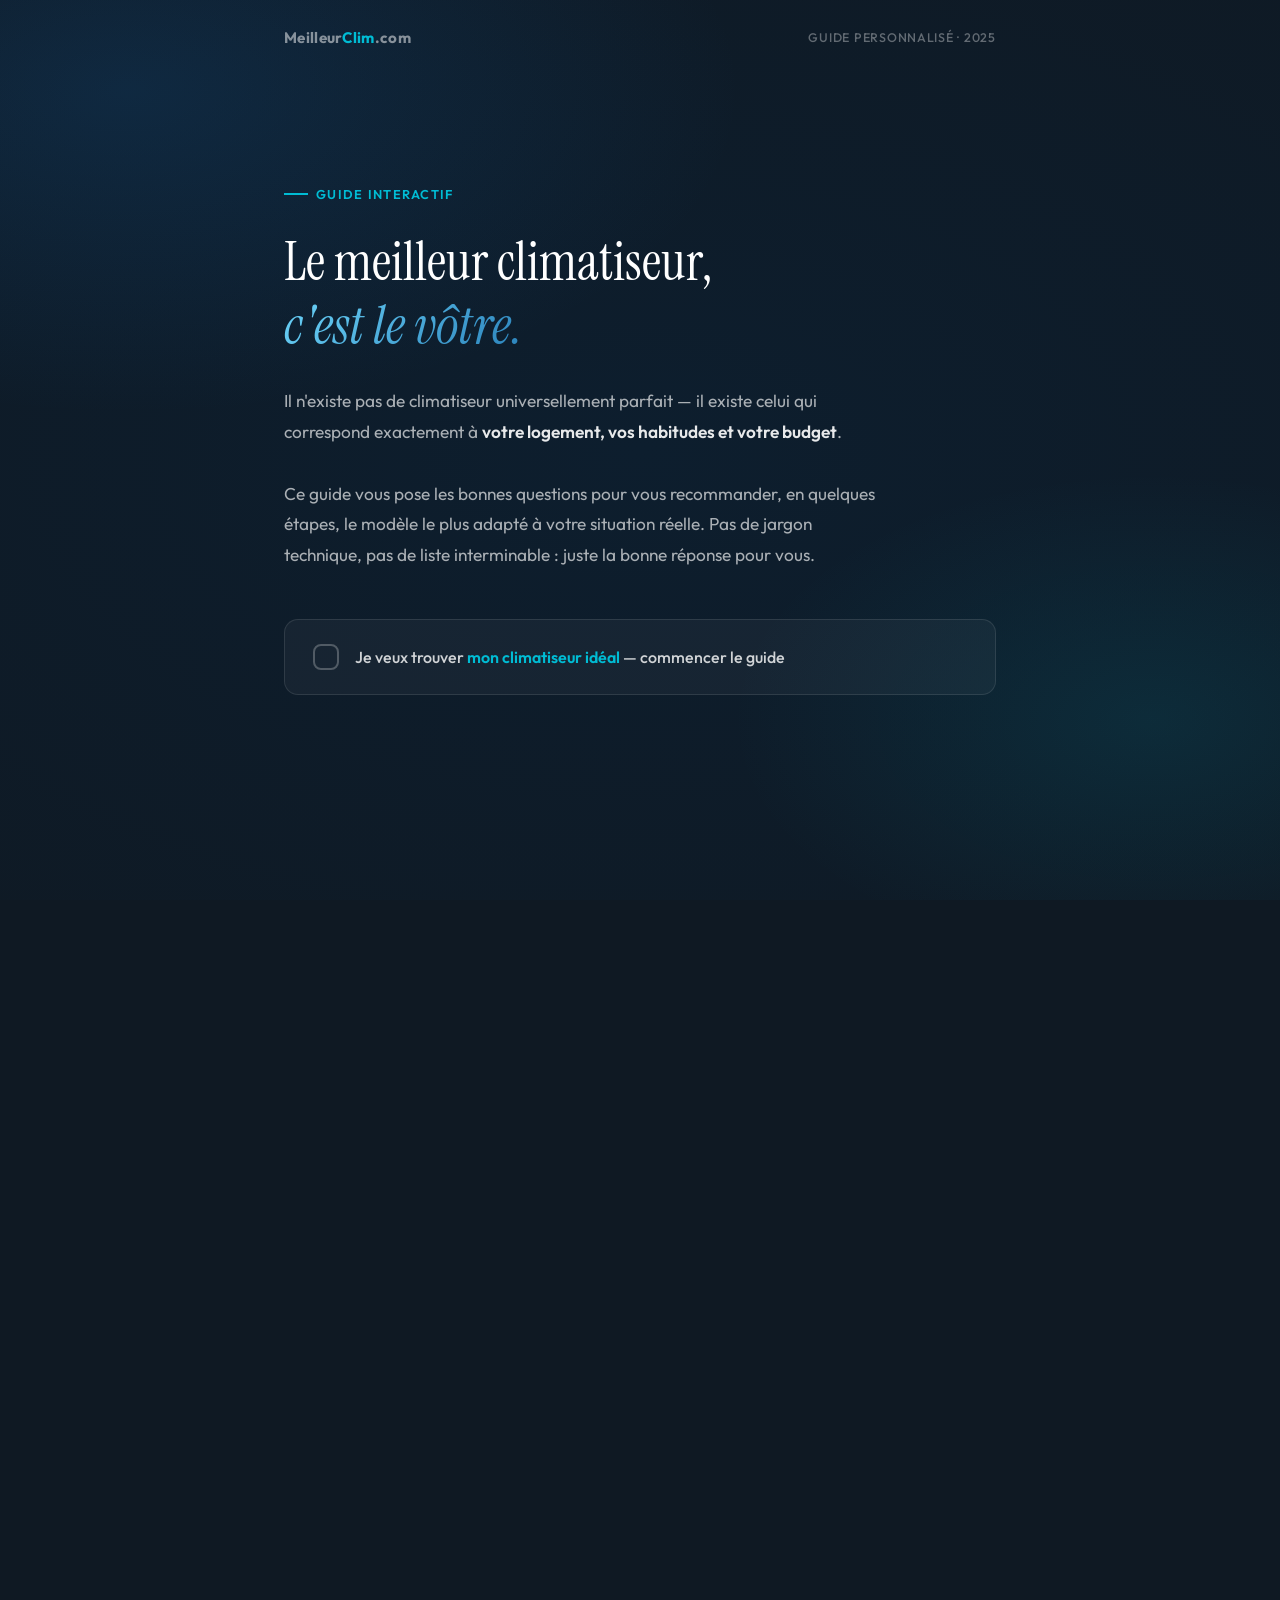
<file: guide-personnalise.html>
<!DOCTYPE html>
<html lang="fr">
<head>
  <meta charset="UTF-8">
  <meta name="viewport" content="width=device-width, initial-scale=1.0">
  <title>Quel climatiseur pour vous ? — Guide personnalisé 2025</title>
  <meta name="description" content="Trouvez le climatiseur parfait pour votre situation en quelques étapes. Guide interactif personnalisé selon vos besoins, votre logement et votre budget.">
  <link rel="canonical" href="https://meilleur-climatiseur-ventilateur.com/guide-personnalise.html">
  <link rel="preconnect" href="https://fonts.googleapis.com">
  <link href="https://fonts.googleapis.com/css2?family=Instrument+Serif:ital@0;1&family=Outfit:wght@300;400;500;600;700&display=swap" rel="stylesheet">
  <style>
    /* ============================================================
       DESIGN SYSTEM
       Esthétique : éditorial / magazine de luxe sobre.
       Palette froide avec accent chaud. Typographie mixte serif/sans.
    ============================================================ */
    :root {
      --ink:      #0f1923;
      --ink-soft: #3d4f5e;
      --mist:     #f2f5f8;
      --border:   #dde3ea;
      --ice:      #e8f4fd;
      --blue:     #1469b5;
      --blue-dk:  #0d4f8a;
      --cyan:     #00bcd4;
      --warm:     #ff5e3a;
      --gold:     #f5a623;
      --white:    #ffffff;
      --serif:    'Instrument Serif', Georgia, serif;
      --sans:     'Outfit', system-ui, sans-serif;
      --ease:     cubic-bezier(.4,0,.2,1);
      --r:        14px;
    }

    *, *::before, *::after { box-sizing: border-box; margin: 0; padding: 0; }
    html { scroll-behavior: smooth; font-size: 16px; }

    body {
      font-family: var(--sans);
      background: var(--ink);
      color: var(--white);
      min-height: 100vh;
      overflow-x: hidden;
    }

    /* ---- AMBIENT BACKGROUND ---- */
    .bg-ambient {
      position: fixed; inset: 0; z-index: 0; pointer-events: none;
      background:
        radial-gradient(ellipse 80% 60% at 10% 10%, rgba(20,105,181,.18) 0%, transparent 60%),
        radial-gradient(ellipse 60% 50% at 90% 80%, rgba(0,188,212,.10) 0%, transparent 55%),
        radial-gradient(ellipse 100% 80% at 50% 50%, #0d1e2e 0%, #0f1923 100%);
    }

    /* ---- WRAPPER ---- */
    .page-wrap {
      position: relative; z-index: 1;
      max-width: 760px;
      margin: 0 auto;
      padding: 0 24px 120px;
    }

    /* ---- LOGO STRIP ---- */
    .topbar {
      display: flex; align-items: center; justify-content: space-between;
      padding: 28px 0 0;
    }
    .topbar-logo {
      font-family: var(--sans); font-weight: 700; font-size: .95rem;
      color: rgba(255,255,255,.5); letter-spacing: .02em;
    }
    .topbar-logo span { color: var(--cyan); }
    .topbar-tag {
      font-size: .78rem; font-weight: 500; letter-spacing: .06em; text-transform: uppercase;
      color: rgba(255,255,255,.35);
    }

    /* ---- PROGRESS BAR ---- */
    .progress-wrap {
      padding: 32px 0 0;
      opacity: 0; transition: opacity .4s var(--ease);
    }
    .progress-wrap.visible { opacity: 1; }
    .progress-label {
      font-size: .78rem; font-weight: 600; letter-spacing: .08em; text-transform: uppercase;
      color: rgba(255,255,255,.35); margin-bottom: 10px;
      display: flex; justify-content: space-between;
    }
    .progress-label span { color: var(--cyan); }
    .progress-track {
      height: 3px; background: rgba(255,255,255,.08); border-radius: 50px; overflow: hidden;
    }
    .progress-fill {
      height: 100%; border-radius: 50px;
      background: linear-gradient(90deg, var(--blue), var(--cyan));
      transition: width .6s var(--ease);
      width: 0%;
    }

    /* ---- INTRO SECTION ---- */
    .intro-section { padding-top: 72px; }

    .eyebrow {
      display: inline-flex; align-items: center; gap: 8px;
      font-size: .8rem; font-weight: 600; letter-spacing: .1em; text-transform: uppercase;
      color: var(--cyan); margin-bottom: 28px;
    }
    .eyebrow::before {
      content: ''; display: block;
      width: 24px; height: 2px; background: var(--cyan);
    }

    .intro-title {
      font-family: var(--serif);
      font-size: clamp(2.2rem, 5vw, 3.4rem);
      line-height: 1.18;
      font-weight: 400;
      color: var(--white);
      margin-bottom: 28px;
    }
    .intro-title em {
      font-style: italic;
      background: linear-gradient(135deg, #6dd5fa, #2980b9);
      -webkit-background-clip: text; -webkit-text-fill-color: transparent;
      background-clip: text;
    }

    .intro-body {
      font-size: 1.08rem; line-height: 1.78;
      color: rgba(255,255,255,.65);
      max-width: 600px;
      margin-bottom: 48px;
    }
    .intro-body strong { color: rgba(255,255,255,.9); font-weight: 600; }

    /* ---- START TRIGGER ---- */
    .start-trigger {
      display: flex; align-items: center; gap: 16px;
      padding: 24px 28px;
      background: rgba(255,255,255,.04);
      border: 1px solid rgba(255,255,255,.10);
      border-radius: var(--r);
      cursor: pointer;
      transition: background .2s var(--ease), border-color .2s var(--ease);
      user-select: none;
    }
    .start-trigger:hover {
      background: rgba(20,105,181,.15);
      border-color: rgba(20,105,181,.4);
    }
    .start-trigger.checked {
      background: rgba(0,188,212,.08);
      border-color: rgba(0,188,212,.3);
    }
    .checkbox-custom {
      width: 26px; height: 26px; flex-shrink: 0;
      border-radius: 8px;
      border: 2px solid rgba(255,255,255,.25);
      background: transparent;
      display: flex; align-items: center; justify-content: center;
      transition: all .25s var(--ease);
    }
    .start-trigger.checked .checkbox-custom {
      background: var(--cyan);
      border-color: var(--cyan);
    }
    .checkbox-check {
      opacity: 0; transform: scale(0);
      transition: all .2s var(--ease);
      color: var(--ink);
      font-size: .85rem; font-weight: 800;
    }
    .start-trigger.checked .checkbox-check {
      opacity: 1; transform: scale(1);
    }
    .trigger-text { font-size: 1rem; font-weight: 500; color: rgba(255,255,255,.8); }
    .trigger-text span { color: var(--cyan); font-weight: 600; }

    /* ---- STEP SECTIONS ---- */
    .step-section {
      margin-top: 64px;
      opacity: 0;
      transform: translateY(40px);
      transition: opacity .55s var(--ease), transform .55s var(--ease);
    }
    .step-section.visible {
      opacity: 1;
      transform: translateY(0);
    }

    /* Step header */
    .step-header {
      display: flex; align-items: center; gap: 16px;
      margin-bottom: 28px;
    }
    .step-num {
      width: 40px; height: 40px; flex-shrink: 0;
      border-radius: 50%;
      background: linear-gradient(135deg, var(--blue), var(--cyan));
      display: flex; align-items: center; justify-content: center;
      font-family: var(--sans); font-weight: 700; font-size: .85rem;
      color: white;
    }
    .step-divider {
      flex: 1; height: 1px;
      background: linear-gradient(90deg, rgba(255,255,255,.12), transparent);
    }
    .step-badge {
      font-size: .72rem; font-weight: 600; letter-spacing: .08em; text-transform: uppercase;
      color: rgba(255,255,255,.3);
    }

    .step-question {
      font-family: var(--serif);
      font-size: clamp(1.5rem, 3.5vw, 2.1rem);
      line-height: 1.3;
      color: var(--white);
      margin-bottom: 10px;
    }
    .step-sub {
      font-size: .95rem; color: rgba(255,255,255,.45);
      margin-bottom: 32px; line-height: 1.6;
    }

    /* ---- CHOICE CARDS ---- */
    .choices {
      display: grid;
      grid-template-columns: repeat(auto-fit, minmax(200px, 1fr));
      gap: 14px;
      margin-bottom: 36px;
    }
    .choice-card {
      position: relative;
      padding: 20px 18px 18px;
      background: rgba(255,255,255,.04);
      border: 1.5px solid rgba(255,255,255,.09);
      border-radius: var(--r);
      cursor: pointer;
      transition: all .22s var(--ease);
      overflow: hidden;
    }
    .choice-card::before {
      content: ''; position: absolute; inset: 0;
      background: linear-gradient(135deg, rgba(20,105,181,.0), rgba(0,188,212,.0));
      transition: background .22s var(--ease);
    }
    .choice-card:hover {
      border-color: rgba(0,188,212,.35);
      background: rgba(0,188,212,.07);
      transform: translateY(-2px);
    }
    .choice-card:hover::before {
      background: linear-gradient(135deg, rgba(20,105,181,.06), rgba(0,188,212,.06));
    }
    .choice-card.selected {
      border-color: var(--cyan);
      background: rgba(0,188,212,.12);
      transform: translateY(-2px);
    }
    .choice-card.selected::before {
      background: linear-gradient(135deg, rgba(20,105,181,.08), rgba(0,188,212,.10));
    }
    .choice-radio {
      width: 18px; height: 18px;
      border-radius: 50%;
      border: 2px solid rgba(255,255,255,.2);
      margin-bottom: 14px;
      display: flex; align-items: center; justify-content: center;
      transition: all .2s var(--ease);
    }
    .choice-card.selected .choice-radio {
      border-color: var(--cyan);
      background: var(--cyan);
    }
    .choice-radio::after {
      content: ''; width: 7px; height: 7px; border-radius: 50%;
      background: var(--ink);
      transform: scale(0);
      transition: transform .2s var(--ease);
    }
    .choice-card.selected .choice-radio::after { transform: scale(1); }

    .choice-icon { font-size: 1.7rem; margin-bottom: 10px; display: block; }
    .choice-label {
      font-weight: 600; font-size: .95rem;
      color: rgba(255,255,255,.85);
      margin-bottom: 5px;
    }
    .choice-desc {
      font-size: .8rem; color: rgba(255,255,255,.38);
      line-height: 1.5;
    }
    /* Selected check */
    .choice-check {
      position: absolute; top: 14px; right: 14px;
      width: 22px; height: 22px; border-radius: 50%;
      background: var(--cyan);
      display: flex; align-items: center; justify-content: center;
      font-size: .7rem; color: var(--ink); font-weight: 800;
      opacity: 0; transform: scale(0);
      transition: all .2s var(--ease);
    }
    .choice-card.selected .choice-check { opacity: 1; transform: scale(1); }

    /* ---- VALIDATE BUTTON (inside step) ---- */
    .step-validate {
      display: flex; align-items: center; gap: 14px;
      padding: 20px 24px;
      background: rgba(255,255,255,.03);
      border: 1.5px solid rgba(255,255,255,.08);
      border-radius: var(--r);
      cursor: pointer;
      transition: all .22s var(--ease);
      user-select: none;
      opacity: .4; pointer-events: none;
    }
    .step-validate.active {
      opacity: 1; pointer-events: all;
      border-color: rgba(0,188,212,.25);
      background: rgba(0,188,212,.06);
    }
    .step-validate.active:hover {
      border-color: var(--cyan);
      background: rgba(0,188,212,.12);
    }
    .step-validate.done {
      background: rgba(0,188,212,.08);
      border-color: rgba(0,188,212,.3);
    }
    .validate-checkbox {
      width: 26px; height: 26px; flex-shrink: 0;
      border-radius: 8px;
      border: 2px solid rgba(255,255,255,.2);
      display: flex; align-items: center; justify-content: center;
      transition: all .25s var(--ease);
    }
    .step-validate.done .validate-checkbox {
      background: var(--cyan); border-color: var(--cyan);
    }
    .validate-check {
      opacity: 0; transform: scale(0);
      transition: all .2s var(--ease);
      color: var(--ink); font-size: .85rem; font-weight: 800;
    }
    .step-validate.done .validate-check { opacity: 1; transform: scale(1); }
    .validate-text { font-size: .95rem; font-weight: 500; color: rgba(255,255,255,.6); }
    .validate-text strong { color: rgba(255,255,255,.9); }
    .validate-arrow {
      margin-left: auto; font-size: 1.1rem;
      color: rgba(255,255,255,.25);
      transition: transform .2s var(--ease), color .2s;
    }
    .step-validate.active:hover .validate-arrow {
      color: var(--cyan);
      transform: translateX(4px);
    }

    /* ---- SEPARATOR LINE ---- */
    .section-line {
      margin-top: 64px;
      display: flex; align-items: center; gap: 16px;
      opacity: 0; transition: opacity .5s var(--ease) .1s;
    }
    .section-line.visible { opacity: 1; }
    .section-line-bar {
      flex: 1; height: 1px;
      background: linear-gradient(90deg, transparent, rgba(255,255,255,.1), transparent);
    }
    .section-line-dot {
      width: 6px; height: 6px; border-radius: 50%;
      background: rgba(255,255,255,.15);
    }

    /* ---- RESULT SECTION ---- */
    .result-section {
      margin-top: 64px;
      opacity: 0; transform: translateY(40px);
      transition: opacity .65s var(--ease), transform .65s var(--ease);
    }
    .result-section.visible { opacity: 1; transform: translateY(0); }

    .result-eyebrow {
      display: inline-flex; align-items: center; gap: 8px;
      font-size: .78rem; font-weight: 600; letter-spacing: .1em; text-transform: uppercase;
      color: var(--gold); margin-bottom: 24px;
    }
    .result-eyebrow::before {
      content: ''; width: 20px; height: 2px; background: var(--gold);
    }

    .result-card {
      background: rgba(255,255,255,.04);
      border: 1.5px solid rgba(255,255,255,.10);
      border-radius: 20px;
      overflow: hidden;
    }

    /* Result top gradient band */
    .result-band {
      height: 4px;
      background: linear-gradient(90deg, var(--blue), var(--cyan), var(--gold));
    }

    .result-body { padding: 36px; }

    /* Rank badge */
    .result-rank {
      display: inline-flex; align-items: center; gap: 8px;
      background: rgba(245,166,35,.12);
      border: 1px solid rgba(245,166,35,.25);
      color: var(--gold);
      padding: 5px 14px; border-radius: 50px;
      font-size: .78rem; font-weight: 700; letter-spacing: .06em; text-transform: uppercase;
      margin-bottom: 20px;
    }

    .result-product-name {
      font-family: var(--serif);
      font-size: clamp(1.8rem, 4vw, 2.6rem);
      line-height: 1.2;
      color: var(--white);
      margin-bottom: 8px;
    }
    .result-product-sub {
      font-size: .95rem; color: rgba(255,255,255,.45);
      margin-bottom: 32px;
    }

    /* Why this product */
    .result-why {
      background: rgba(20,105,181,.1);
      border: 1px solid rgba(20,105,181,.2);
      border-radius: 12px;
      padding: 20px 24px;
      margin-bottom: 28px;
    }
    .result-why-title {
      font-size: .78rem; font-weight: 700; letter-spacing: .08em; text-transform: uppercase;
      color: var(--cyan); margin-bottom: 14px;
    }
    .result-why-list { list-style: none; }
    .result-why-list li {
      display: flex; align-items: flex-start; gap: 10px;
      font-size: .92rem; color: rgba(255,255,255,.7);
      padding: 6px 0;
    }
    .result-why-list li::before {
      content: '→';
      color: var(--cyan); flex-shrink: 0; font-weight: 700;
    }
    .result-why-list li strong { color: rgba(255,255,255,.95); }

    /* Specs grid */
    .result-specs {
      display: grid; grid-template-columns: repeat(3, 1fr);
      gap: 12px; margin-bottom: 32px;
    }
    .spec-item {
      background: rgba(255,255,255,.04);
      border: 1px solid rgba(255,255,255,.07);
      border-radius: 10px; padding: 14px;
      text-align: center;
    }
    .spec-value {
      font-family: var(--sans); font-weight: 700; font-size: 1.15rem;
      color: var(--white); margin-bottom: 4px;
    }
    .spec-label { font-size: .75rem; color: rgba(255,255,255,.35); }

    /* Score bar */
    .result-score-row {
      display: flex; align-items: center; gap: 14px; margin-bottom: 10px;
    }
    .result-score-label { font-size: .82rem; color: rgba(255,255,255,.5); min-width: 140px; }
    .result-score-bar {
      flex: 1; height: 5px; background: rgba(255,255,255,.08);
      border-radius: 50px; overflow: hidden;
    }
    .result-score-fill {
      height: 100%; border-radius: 50px;
      background: linear-gradient(90deg, var(--blue), var(--cyan));
    }
    .result-score-val { font-size: .82rem; font-weight: 700; color: var(--cyan); min-width: 30px; text-align: right; }

    .result-price-row {
      display: flex; align-items: center; justify-content: space-between;
      gap: 16px; flex-wrap: wrap;
      padding-top: 28px;
      border-top: 1px solid rgba(255,255,255,.07);
      margin-top: 28px;
    }
    .result-price {
      font-family: var(--serif);
      font-size: 2.4rem; color: var(--white);
      line-height: 1;
    }
    .result-price sub {
      font-family: var(--sans); font-size: .85rem;
      color: rgba(255,255,255,.4); font-weight: 400;
      vertical-align: baseline;
    }

    /* CTA */
    .result-cta {
      display: inline-flex; align-items: center; gap: 10px;
      background: linear-gradient(135deg, var(--warm), #ff8c42);
      color: white; padding: 16px 32px; border-radius: 50px;
      font-weight: 700; font-size: 1rem; cursor: pointer;
      transition: all .22s var(--ease);
      text-decoration: none;
    }
    .result-cta:hover {
      transform: translateY(-3px);
      box-shadow: 0 14px 36px rgba(255,94,58,.35);
    }
    .result-cta-arrow { font-size: 1.1rem; transition: transform .2s var(--ease); }
    .result-cta:hover .result-cta-arrow { transform: translateX(4px); }

    /* Restart */
    .result-restart {
      display: flex; align-items: center; gap: 8px;
      margin-top: 20px;
      font-size: .88rem; color: rgba(255,255,255,.3);
      cursor: pointer; transition: color .2s;
    }
    .result-restart:hover { color: rgba(255,255,255,.6); }

    /* ---- TYPING ANIMATION ---- */
    @keyframes blink { 0%,100%{opacity:1} 50%{opacity:0} }
    .typing-cursor {
      display: inline-block; width: 2px; height: 1em;
      background: var(--cyan); margin-left: 2px;
      animation: blink 1s step-end infinite;
      vertical-align: text-bottom;
    }

    /* ---- APPEAR ANIMATION ---- */
    @keyframes fadeUp {
      from { opacity:0; transform: translateY(24px); }
      to   { opacity:1; transform: translateY(0); }
    }
    .fade-up { animation: fadeUp .55s var(--ease) both; }

    /* ---- MULTI-SELECT CHIPS ---- */
    .criteria-grid {
      display: grid;
      grid-template-columns: 1fr 1fr;
      gap: 12px;
      margin-bottom: 20px;
    }
    .criteria-chip {
      display: flex; align-items: center; gap: 10px;
      padding: 13px 18px;
      background: rgba(255,255,255,.04);
      border: 1.5px solid rgba(255,255,255,.09);
      border-radius: 50px;
      cursor: pointer;
      transition: all .2s var(--ease);
      user-select: none;
    }
    .criteria-chip:hover {
      border-color: rgba(0,188,212,.35);
      background: rgba(0,188,212,.07);
    }
    .criteria-chip.selected {
      border-color: var(--cyan);
      background: rgba(0,188,212,.13);
    }
    .criteria-chip-icon { font-size: 1.1rem; line-height: 1; }
    .criteria-chip-label {
      font-size: .9rem; font-weight: 500;
      color: rgba(255,255,255,.7);
      transition: color .2s;
    }
    .criteria-chip.selected .criteria-chip-label { color: var(--white); }
    .criteria-chip-dot {
      width: 8px; height: 8px; border-radius: 50%;
      border: 1.5px solid rgba(255,255,255,.2);
      margin-left: 4px; flex-shrink: 0;
      transition: all .2s var(--ease);
    }
    .criteria-chip.selected .criteria-chip-dot {
      background: var(--cyan);
      border-color: var(--cyan);
    }
    .criteria-counter {
      display: inline-flex; align-items: center; gap: 6px;
      font-size: .8rem; color: rgba(255,255,255,.35);
      margin-bottom: 24px; font-style: italic;
    }
    .criteria-counter strong { color: var(--cyan); font-style: normal; }
    .criteria-skip {
      display: inline-flex; align-items: center; gap: 6px;
      font-size: .82rem; color: rgba(255,255,255,.28);
      cursor: pointer; margin-top: 8px;
      transition: color .2s;
      text-decoration: underline; text-decoration-color: transparent;
    }
    .criteria-skip:hover { color: rgba(255,255,255,.5); text-decoration-color: rgba(255,255,255,.3); }

    /* ---- PRICE CHOICE CARDS ---- */
    .choices-price {
      grid-template-columns: 1fr 1fr !important;
    }
    .choice-price {
      text-align: center;
      padding: 22px 14px 18px;
    }
    .choice-price .choice-radio { margin: 0 auto 12px; }
    .price-tier-label {
      font-size: .7rem; font-weight: 700; letter-spacing: .1em;
      text-transform: uppercase; color: rgba(255,255,255,.3);
      margin-bottom: 3px;
    }
    .price-tier-value {
      font-family: var(--serif); font-size: 1.55rem; font-weight: 400;
      color: var(--white); line-height: 1.1; margin-bottom: 14px;
    }
    .choice-price.selected .price-tier-value { color: var(--cyan); }
    .choice-price .choice-desc {
      font-size: .78rem; color: rgba(255,255,255,.38);
      line-height: 1.45;
    }
    .choice-price .choice-check { top: 10px; right: 10px; }

    /* ---- RESPONSIVE ---- */
    @media (max-width: 600px) {
      .choices { grid-template-columns: 1fr 1fr; }
      .result-specs { grid-template-columns: 1fr 1fr; }
      .result-price-row { flex-direction: column; align-items: flex-start; }
    }
    @media (max-width: 400px) {
      .choices { grid-template-columns: 1fr; }
    }
  </style>
</head>
<body>

<div class="bg-ambient"></div>

<div class="page-wrap">

  <!-- TOPBAR -->
  <div class="topbar">
    <div class="topbar-logo"><a href="index.html" style="color:inherit;text-decoration:none">Meilleur<span>Clim</span>.com</a></div>
    <div class="topbar-tag">Guide personnalisé · 2025</div>
  </div>

  <!-- PROGRESS -->
  <div class="progress-wrap" id="progressWrap">
    <div class="progress-label">
      Votre parcours
      <span id="progressLabel">Étape 1 sur 4</span>
    </div>
    <div class="progress-track">
      <div class="progress-fill" id="progressFill"></div>
    </div>
  </div>

  <!-- ===== INTRO ===== -->
  <section class="intro-section" id="sectionIntro">
    <div class="eyebrow">Guide interactif</div>
    <h1 class="intro-title">
      Le meilleur climatiseur,<br>
      <em>c'est le vôtre.</em>
    </h1>
    <p class="intro-body">
      Il n'existe pas de climatiseur universellement parfait — il existe celui qui correspond exactement à <strong>votre logement, vos habitudes et votre budget</strong>.<br><br>
      Ce guide vous pose les bonnes questions pour vous recommander, en quelques étapes, le modèle le plus adapté à votre situation réelle. Pas de jargon technique, pas de liste interminable : juste la bonne réponse pour vous.
    </p>

    <!-- START CHECKBOX -->
    <div class="start-trigger" id="startTrigger" onclick="startGuide()">
      <div class="checkbox-custom">
        <span class="checkbox-check">✓</span>
      </div>
      <div class="trigger-text">
        Je veux trouver <span>mon climatiseur idéal</span> — commencer le guide
      </div>
    </div>
  </section>

  <!-- ===== STEP 1 — TYPE DE LOGEMENT ===== -->
  <section class="step-section" id="step1">
    <div class="step-header">
      <div class="step-num">1</div>
      <div class="step-divider"></div>
      <div class="step-badge">Votre logement</div>
    </div>
    <h2 class="step-question">Quel type de logement souhaitez-vous climatiser ?</h2>
    <p class="step-sub">La configuration du lieu détermine le type et la puissance d'appareil nécessaires.</p>

    <div class="choices" id="choices1">
      <div class="choice-card" onclick="selectChoice('step1','appart')">
        <span class="choice-icon">🏢</span>
        <div class="choice-radio"></div>
        <div class="choice-label">Appartement</div>
        <div class="choice-desc">En étage, mitoyenneté avec voisins</div>
        <div class="choice-check">✓</div>
      </div>
      <div class="choice-card" onclick="selectChoice('step1','maison')">
        <span class="choice-icon">🏠</span>
        <div class="choice-radio"></div>
        <div class="choice-label">Maison individuelle</div>
        <div class="choice-desc">Plain-pied ou étages, jardin</div>
        <div class="choice-check">✓</div>
      </div>
      <div class="choice-card" onclick="selectChoice('step1','bureau')">
        <span class="choice-icon">💼</span>
        <div class="choice-radio"></div>
        <div class="choice-label">Bureau / local</div>
        <div class="choice-desc">Espace professionnel ou mixte</div>
        <div class="choice-check">✓</div>
      </div>
      <div class="choice-card" onclick="selectChoice('step1','studio')">
        <span class="choice-icon">🛏️</span>
        <div class="choice-radio"></div>
        <div class="choice-label">Studio / petite surface</div>
        <div class="choice-desc">Moins de 25 m², une seule pièce</div>
        <div class="choice-check">✓</div>
      </div>
      <div class="choice-card" onclick="selectChoice('step1','villa')">
        <span class="choice-icon">🏡</span>
        <div class="choice-radio"></div>
        <div class="choice-label">Villa / grande surface</div>
        <div class="choice-desc">Plus de 80 m², plusieurs pièces</div>
        <div class="choice-check">✓</div>
      </div>
      <div class="choice-card" onclick="selectChoice('step1','locataire')">
        <span class="choice-icon">🔑</span>
        <div class="choice-radio"></div>
        <div class="choice-label">Locataire</div>
        <div class="choice-desc">Pas de percement possible, solution mobile</div>
        <div class="choice-check">✓</div>
      </div>
    </div>

    <div class="step-validate" id="validate1" onclick="validateStep(1)">
      <div class="validate-checkbox">
        <span class="validate-check">✓</span>
      </div>
      <div class="validate-text">J'ai choisi — <strong>passer à l'étape suivante</strong></div>
      <div class="validate-arrow">→</div>
    </div>
  </section>

  <div class="section-line" id="line1"><div class="section-line-bar"></div><div class="section-line-dot"></div><div class="section-line-bar"></div></div>

  <!-- ===== STEP 2 — USAGE ===== -->
  <section class="step-section" id="step2">
    <div class="step-header">
      <div class="step-num">2</div>
      <div class="step-divider"></div>
      <div class="step-badge">Votre usage</div>
    </div>
    <h2 class="step-question">Quelle est votre priorité principale ?</h2>
    <p class="step-sub">Un même appareil peut répondre à des besoins très différents selon comment vous l'utilisez.</p>

    <div class="choices" id="choices2">
      <div class="choice-card" onclick="selectChoice('step2','froid')">
        <span class="choice-icon">❄️</span>
        <div class="choice-radio"></div>
        <div class="choice-label">Refroidir l'été</div>
        <div class="choice-desc">Uniquement pour les chaleurs estivales</div>
        <div class="choice-check">✓</div>
      </div>
      <div class="choice-card" onclick="selectChoice('step2','reversible')">
        <span class="choice-icon">🔁</span>
        <div class="choice-radio"></div>
        <div class="choice-label">Froid + Chauffage</div>
        <div class="choice-desc">Remplacer ou compléter mon chauffage</div>
        <div class="choice-check">✓</div>
      </div>
      <div class="choice-card" onclick="selectChoice('step2','air')">
        <span class="choice-icon">🌬️</span>
        <div class="choice-radio"></div>
        <div class="choice-label">Qualité de l'air</div>
        <div class="choice-desc">Allergies, poussières, odeurs</div>
        <div class="choice-check">✓</div>
      </div>
      <div class="choice-card" onclick="selectChoice('step2','silence')">
        <span class="choice-icon">🌙</span>
        <div class="choice-radio"></div>
        <div class="choice-label">Silence absolu</div>
        <div class="choice-desc">Chambre, bébé, travail concentré</div>
        <div class="choice-check">✓</div>
      </div>
      <div class="choice-card" onclick="selectChoice('step2','eco')">
        <span class="choice-icon">🌿</span>
        <div class="choice-radio"></div>
        <div class="choice-label">Économies d'énergie</div>
        <div class="choice-desc">Réduire ma facture EDF au maximum</div>
        <div class="choice-check">✓</div>
      </div>
      <div class="choice-card" onclick="selectChoice('step2','polyvalent')">
        <span class="choice-icon">⚡</span>
        <div class="choice-radio"></div>
        <div class="choice-label">Polyvalence maximale</div>
        <div class="choice-desc">Plusieurs usages, toute l'année</div>
        <div class="choice-check">✓</div>
      </div>
    </div>

    <div class="step-validate" id="validate2" onclick="validateStep(2)">
      <div class="validate-checkbox">
        <span class="validate-check">✓</span>
      </div>
      <div class="validate-text">J'ai choisi — <strong>passer à l'étape suivante</strong></div>
      <div class="validate-arrow">→</div>
    </div>
  </section>

  <div class="section-line" id="line2"><div class="section-line-bar"></div><div class="section-line-dot"></div><div class="section-line-bar"></div></div>
  <div class="section-line" id="line2b"><div class="section-line-bar"></div><div class="section-line-dot"></div><div class="section-line-bar"></div></div>

  <!-- ===== STEP 2b — CRITÈRES MULTIPLES ===== -->
  <section class="step-section" id="step2b">
    <div class="step-header">
      <div class="step-num">3</div>
      <div class="step-divider"></div>
      <div class="step-badge">Critères importants</div>
    </div>
    <h2 class="step-question">Quels critères comptent également pour vous ?</h2>
    <p class="step-sub">Sélectionnez tout ce qui s'applique — plusieurs choix possibles. Ces critères affineront notre recommandation.</p>

    <div class="criteria-counter" id="criteriaCounter">Aucun critère sélectionné — <strong>ou passez directement</strong></div>

    <div class="criteria-grid" id="criteriaGrid">
      <div class="criteria-chip" onclick="toggleCriteria('eco')">
        <span class="criteria-chip-icon">🌿</span>
        <span class="criteria-chip-label">Écologique / A+++</span>
        <span class="criteria-chip-dot"></span>
      </div>
      <div class="criteria-chip" onclick="toggleCriteria('wifi')">
        <span class="criteria-chip-icon">📱</span>
        <span class="criteria-chip-label">Pilotage Wi-Fi / appli</span>
        <span class="criteria-chip-dot"></span>
      </div>
      <div class="criteria-chip" onclick="toggleCriteria('installation_facile')">
        <span class="criteria-chip-icon">🔌</span>
        <span class="criteria-chip-label">Sans installation pro</span>
        <span class="criteria-chip-dot"></span>
      </div>
      <div class="criteria-chip" onclick="toggleCriteria('silence')">
        <span class="criteria-chip-icon">🌙</span>
        <span class="criteria-chip-label">Ultra-silencieux</span>
        <span class="criteria-chip-dot"></span>
      </div>
      <div class="criteria-chip" onclick="toggleCriteria('filtration')">
        <span class="criteria-chip-icon">🫁</span>
        <span class="criteria-chip-label">Filtration de l'air</span>
        <span class="criteria-chip-dot"></span>
      </div>
      <div class="criteria-chip" onclick="toggleCriteria('design')">
        <span class="criteria-chip-icon">🎨</span>
        <span class="criteria-chip-label">Design soigné</span>
        <span class="criteria-chip-dot"></span>
      </div>
      <div class="criteria-chip" onclick="toggleCriteria('garantie')">
        <span class="criteria-chip-icon">🛡️</span>
        <span class="criteria-chip-label">Longue garantie</span>
        <span class="criteria-chip-dot"></span>
      </div>
      <div class="criteria-chip" onclick="toggleCriteria('domotique')">
        <span class="criteria-chip-icon">🏡</span>
        <span class="criteria-chip-label">Compatible domotique</span>
        <span class="criteria-chip-dot"></span>
      </div>
    </div>

    <div class="criteria-skip" onclick="skipCriteria()">↪ Aucun critère supplémentaire — passer au budget</div>

    <div class="step-validate" id="validate2b" onclick="validateStep('2b')" style="margin-top:28px">
      <div class="validate-checkbox">
        <span class="validate-check">✓</span>
      </div>
      <div class="validate-text">Confirmer mes critères — <strong>passer au budget</strong></div>
      <div class="validate-arrow">→</div>
    </div>
  </section>

  <!-- ===== STEP 3 — BUDGET ===== -->
  <section class="step-section" id="step3">
    <div class="step-header">
      <div class="step-num">4</div>
      <div class="step-divider"></div>
      <div class="step-badge">Votre budget</div>
    </div>
    <h2 class="step-question">Quel budget global envisagez-vous ?</h2>
    <p class="step-sub">Budget total = appareil + installation professionnelle (obligatoire pour un split).</p>

    <div class="choices choices-price" id="choices3">
      <div class="choice-card choice-price" onclick="selectChoice('step3','petit')">
        <div class="price-tier-label">Max</div>
        <div class="price-tier-value">600 €</div>
        <div class="choice-radio"></div>
        <div class="choice-desc">Ventilateur ou portable — sans installation requise</div>
        <div class="choice-check">✓</div>
      </div>
      <div class="choice-card choice-price" onclick="selectChoice('step3','p1200')">
        <div class="price-tier-label">Max</div>
        <div class="price-tier-value">1 200 €</div>
        <div class="choice-radio"></div>
        <div class="choice-desc">Split entrée de gamme + installation standard</div>
        <div class="choice-check">✓</div>
      </div>
      <div class="choice-card choice-price" onclick="selectChoice('step3','moyen')">
        <div class="price-tier-label">Max</div>
        <div class="price-tier-value">1 800 €</div>
        <div class="choice-radio"></div>
        <div class="choice-desc">Split milieu de gamme A++ + pose soignée</div>
        <div class="choice-check">✓</div>
      </div>
      <div class="choice-card choice-price" onclick="selectChoice('step3','confort')">
        <div class="price-tier-label">Max</div>
        <div class="price-tier-value">2 400 €</div>
        <div class="choice-radio"></div>
        <div class="choice-desc">Split premium A+++ + installation haute qualité</div>
        <div class="choice-check">✓</div>
      </div>
      <div class="choice-card choice-price" onclick="selectChoice('step3','premium')">
        <div class="price-tier-label">Max</div>
        <div class="price-tier-value">3 000 €</div>
        <div class="choice-radio"></div>
        <div class="choice-desc">Bi-split ou modèle haut de gamme grande surface</div>
        <div class="choice-check">✓</div>
      </div>
      <div class="choice-card choice-price" onclick="selectChoice('step3','luxe')">
        <div class="price-tier-label">Budget</div>
        <div class="price-tier-value">3 000 € +</div>
        <div class="choice-radio"></div>
        <div class="choice-desc">Multi-split, solution sur mesure, pas de limite</div>
        <div class="choice-check">✓</div>
      </div>
    </div>

    <div class="step-validate" id="validate3" onclick="validateStep(3)">
      <div class="validate-checkbox">
        <span class="validate-check">✓</span>
      </div>
      <div class="validate-text">J'ai choisi — <strong>voir ma recommandation personnalisée</strong></div>
      <div class="validate-arrow">→</div>
    </div>
  </section>

  <div class="section-line" id="line3"><div class="section-line-bar"></div><div class="section-line-dot"></div><div class="section-line-bar"></div></div>
  <div class="section-line" id="line-result"><div class="section-line-bar"></div><div class="section-line-dot"></div><div class="section-line-bar"></div></div>

  <!-- ===== RESULT ===== -->
  <section class="result-section" id="sectionResult">
    <div class="result-eyebrow">Notre recommandation</div>

    <div class="result-card">
      <div class="result-band"></div>
      <div class="result-body">
        <div class="result-rank" id="resultRank">🏆 Meilleur choix pour vous</div>
        <h2 class="result-product-name" id="resultName">—</h2>
        <p class="result-product-sub" id="resultSub">—</p>

        <!-- Why block -->
        <div class="result-why">
          <div class="result-why-title">Pourquoi ce modèle pour vous ?</div>
          <ul class="result-why-list" id="resultWhyList"></ul>
        </div>

        <!-- Specs -->
        <div class="result-specs" id="resultSpecs"></div>

        <!-- Score bars -->
        <div id="resultScores" style="margin-bottom:20px"></div>

        <!-- Price + CTA -->
        <div class="result-price-row">
          <div>
            <div style="font-size:.75rem;letter-spacing:.08em;text-transform:uppercase;color:rgba(255,255,255,.3);margin-bottom:6px">Prix indicatif</div>
            <div class="result-price" id="resultPrice">—</div>
          </div>
          <a href="#" class="result-cta" id="resultCta" rel="nofollow sponsored">
            Voir le meilleur prix <span class="result-cta-arrow">→</span>
          </a>
        </div>

      </div>
    </div>

    <!-- Restart -->
    <div class="result-restart" onclick="restartGuide()">
      ↺ Recommencer avec d'autres réponses
    </div>

  </section>

</div><!-- /page-wrap -->

<script>
// ============================================================
//  STATE
// ============================================================
const state = {
  step1: null,
  step2: null,
  step2b: [],   // multi-select
  step3: null,
  currentStep: 0,
  started: false
};

// ============================================================
//  PRODUCT DATABASE
// ============================================================
const products = {
  // studio + froid/air/silence + petit
  studio_froid_petit:     { name: "De'Longhi Pinguino CFP9", sub: "Rafraîchisseur évaporation portable — Aucune installation requise", price: "289 €", rank: "🥇 Meilleur choix sans installation", specs:[{v:"450 m³/h",l:"Débit air"},{v:"65 W",l:"Conso max"},{v:"–4°C",l:"Ressenti"}], scores:[{l:"Facilité d'usage",v:98},{l:"Silence",v:85},{l:"Effet frais",v:78}], why:["<strong>Pas d'installation ni de percement</strong> nécessaires — parfait en appartement locataire","Taille compacte adaptée à votre <strong>petite surface</strong>","Budget maîtrisé, résultat immédiat dès le branchement","Réservoir 9L pour une nuit complète sans recharge"] },
  studio_silence_petit:   { name: "Dyson Pure Cool TP07", sub: "Ventilateur tour sans pales + purificateur HEPA 13 — Wi-Fi intégré", price: "499 €", rank: "🌙 Parfait pour le silence nocturne", specs:[{v:"38 dB",l:"Bruit min"},{v:"40 W",l:"Conso"},{v:"HEPA 13",l:"Filtre"}], scores:[{l:"Silence",v:99},{l:"Qualité air",v:98},{l:"Facilité",v:92}], why:["<strong>38 dB</strong> en mode nuit — inaudible dans une chambre","Sans pales : 100% sécurisé pour un studio avec enfant ou animal","Filtre HEPA 13 : élimine 99,97% des allergènes et particules","Télécommande magnétique + minuterie automatique"] },
  studio_air_petit:       { name: "Dyson Pure Cool TP07", sub: "Ventilateur tour sans pales + purificateur HEPA 13 — Wi-Fi intégré", price: "499 €", rank: "🌬️ N°1 qualité de l'air", specs:[{v:"HEPA 13",l:"Filtre"},{v:"PM0.1",l:"Particules"},{v:"38 dB",l:"Bruit min"}], scores:[{l:"Qualité air",v:99},{l:"Silence",v:98},{l:"Facilité",v:92}], why:["<strong>Filtre HEPA 13</strong> : capte virus, bactéries, allergènes, PM0.1","Idéal en studio : purifie toute la surface en continu","Capteurs en temps réel affichés dans l'appli Dyson","Adaptable à votre budget, pas d'installation requise"] },

  // appart/studio + froid/reversible + moyen
  appart_froid_moyen:     { name: "Toshiba Haori RAS-B13J2KVRG", sub: "Climatiseur réversible monosplit 3,5 kW — Wi-Fi intégré — Design façade tissu", price: "579 € + pose", rank: "🥇 Meilleur rapport qualité-prix", specs:[{v:"3,5 kW",l:"Puissance"},{v:"21 dB",l:"Bruit min"},{v:"A++",l:"Classe"}], scores:[{l:"Performance",v:86},{l:"Silence",v:88},{l:"Qualité/prix",v:96}], why:["<strong>Wi-Fi intégré</strong> de série — pilotage à distance inclus","Idéal pour un <strong>appartement jusqu'à 35 m²</strong>","Design façade tissu : discret et facile à intégrer","Budget total réaliste avec une installation standard"] },
  appart_reversible_moyen:{ name: "Mitsubishi Electric MSZ-AP25VGK", sub: "Climatiseur réversible 2,5 kW — Classe A+++ — Hyper-Heating jusqu'à −25°C", price: "699 € + pose", rank: "🔁 Meilleur réversible milieu de gamme", specs:[{v:"2,5 kW",l:"Puissance"},{v:"A+++",l:"Classe"},{v:"7 ans",l:"Garantie"}], scores:[{l:"Efficacité énergie",v:94},{l:"Chauffage hiver",v:95},{l:"Fiabilité",v:97}], why:["<strong>Hyper-Heating</strong> : chauffe efficacement même par −25°C","Classe A+++ en chaud ET froid — facture réduite toute l'année","<strong>Garantie 7 ans pièces</strong> — la meilleure durabilité de sa gamme","Réseau SAV Mitsubishi très dense en France"] },
  appart_silence_moyen:   { name: "Daikin Perfera FTXM25R", sub: "Climatiseur réversible monosplit 2,5 kW — 19 dB — Classe A+++ — Flash Streamer", price: "749 € + pose", rank: "🌙 N°1 pour le silence en appartement", specs:[{v:"19 dB",l:"Bruit min"},{v:"A+++",l:"Classe"},{v:"SEER 8.65",l:"Efficacité"}], scores:[{l:"Silence",v:97},{l:"Performance",v:95},{l:"Qualité air",v:92}], why:["<strong>19 dB</strong> en mode nuit : imperceptible, même chambre ouverte","Technologie Inverter : modulation fine évitant tout à-coup sonore","Flash Streamer : décompose virus, moisissures, odeurs","Le climatiseur silencieux de référence en appartement"] },
  appart_air_moyen:       { name: "Daikin Perfera FTXM25R", sub: "Climatiseur réversible 2,5 kW — Flash Streamer — A+++ — 19 dB", price: "749 € + pose", rank: "🌬️ Meilleur pour la qualité de l'air", specs:[{v:"Flash Streamer",l:"Filtre"},{v:"19 dB",l:"Bruit"},{v:"A+++",l:"Classe"}], scores:[{l:"Qualité air",v:94},{l:"Silence",v:97},{l:"Efficacité",v:96}], why:["<strong>Flash Streamer</strong> : ionisation active décomposant allergènes et COV","Filtre double action (poussières + odeurs) nettoyable","Classe A+++ : refroidit et chauffe avec une consommation minimale","19 dB en mode silence pour les nuits sans compromis"] },

  // maison + tout usage + confort
  maison_froid_confort:   { name: "Daikin Perfera FTXM25R", sub: "Climatiseur réversible 2,5 kW — Classe A+++ — SEER 8.65 — Le meilleur de l'année", price: "749 € + pose", rank: "🏆 Référence absolue 2025", specs:[{v:"SEER 8.65",l:"Efficacité"},{v:"19 dB",l:"Bruit min"},{v:"5 ans",l:"Garantie"}], scores:[{l:"Performance",v:95},{l:"Efficacité énergie",v:97},{l:"Silence",v:96}], why:["<strong>SEER 8.65</strong> : le meilleur ratio consommation/performance du marché","En maison avec bonne isolation, rentabilisé en 2 étés","Flash Streamer + technologie Inverter de précision","Compatible avec les systèmes domotique et assistants vocaux (option)"] },
  maison_reversible_confort:{ name: "Panasonic Etherea CS-Z25ZKEW", sub: "Climatiseur réversible 2,5 kW — SEER 9.0 — SCOP 5.2 — 18 dB — Wi-Fi natif", price: "799 € + pose", rank: "🌿 Meilleur éco-performant 2025", specs:[{v:"SEER 9.0",l:"Efficacité"},{v:"18 dB",l:"Bruit min"},{v:"SCOP 5.2",l:"Chauffage"}], scores:[{l:"Efficacité froid",v:99},{l:"Efficacité chaud",v:97},{l:"Silence",v:98}], why:["<strong>SEER 9.0</strong> inégalé : économise 200 € d'électricité sur 10 ans vs A+","<strong>SCOP 5.2</strong> : remplace avantageusement le chauffage électrique l'hiver","18 dB : le plus silencieux de notre sélection","Wi-Fi intégré + Google Home + Alexa de série"] },
  maison_silence_confort: { name: "Panasonic Etherea CS-Z25ZKEW", sub: "Climatiseur réversible 2,5 kW — 18 dB minimum — SEER 9.0 — Wi-Fi natif", price: "799 € + pose", rank: "🌙 Le plus silencieux du marché", specs:[{v:"18 dB",l:"Bruit min"},{v:"SEER 9.0",l:"Efficacité"},{v:"A+++",l:"Classe"}], scores:[{l:"Silence",v:99},{l:"Efficacité",v:99},{l:"Qualité air",v:90}], why:["<strong>18 dB</strong> minimum — record absolu dans notre base de tests","Maison individuelle : unité extérieure éloignable jusqu'à 20 m","nanoe-X : ionisation pour purifier l'air en continu","Wi-Fi intégré : extinction automatique depuis le lit"] },
  maison_air_confort:     { name: "Panasonic Etherea CS-Z25ZKEW", sub: "Climatiseur réversible 2,5 kW — Technologie nanoe-X — SEER 9.0 — 18 dB", price: "799 € + pose", rank: "🌿 Purification d'air + performance", specs:[{v:"nanoe-X",l:"Purification"},{v:"18 dB",l:"Bruit min"},{v:"A+++",l:"Classe"}], scores:[{l:"Qualité air",v:97},{l:"Silence",v:99},{l:"Efficacité",v:99}], why:["<strong>nanoe-X</strong> : technologie Panasonic ionisant l'air pour détruire allergènes et virus","Idéal maison avec animaux, enfants allergiques ou asthmatiques","SEER 9.0 : le bilan carbone le plus bas de notre sélection","Fonctionnement 24h/24 possible grâce au bruit plancher de 18 dB"] },

  // bureau + tout + moyen/confort
  bureau_froid_moyen:     { name: "Mitsubishi Electric MSZ-AP25VGK", sub: "Climatiseur réversible 2,5 kW — Classe A+++ — SAV professionnel — Garantie 7 ans", price: "699 € + pose", rank: "💼 Meilleur pour usage professionnel", specs:[{v:"A+++",l:"Classe"},{v:"7 ans",l:"Garantie"},{v:"21 dB",l:"Bruit min"}], scores:[{l:"Fiabilité",v:98},{l:"Performance",v:93},{l:"SAV",v:97}], why:["<strong>Garantie 7 ans pièces</strong> — tranquillité d'esprit en environnement pro","Réseau SAV Mitsubishi : techniciens certifiés dans toute la France","Mode programmation hebdomadaire pour couper automatiquement le week-end","Classe A+++ : réduction significative du poste énergie du local"] },
  bureau_silence_moyen:   { name: "Daikin Perfera FTXM25R", sub: "Climatiseur réversible 2,5 kW — 19 dB — Flash Streamer — Ideal pour open-space", price: "749 € + pose", rank: "🌙 Silence professionnel", specs:[{v:"19 dB",l:"Bruit min"},{v:"A+++",l:"Classe"},{v:"SEER 8.65",l:"Efficacité"}], scores:[{l:"Silence",v:97},{l:"Performance",v:95},{l:"Qualité air",v:92}], why:["<strong>19 dB</strong> en mode silence : confort acoustique pour la concentration","Flash Streamer : améliore la qualité de l'air en open-space","Programmation horaire précise adaptée aux horaires bureau","Compatible avec les systèmes de GTB professionnels (BACnet)"] },

  // petit budget — universel
  default_petit:          { name: "Rowenta Turbo Silence Extreme+ VU6670", sub: "Ventilateur colonne 5 vitesses — Mode Turbo Boost — Télécommande — 40 dB", price: "89 €", rank: "💰 Meilleur rapport qualité-prix absolu", specs:[{v:"380 m³/h",l:"Débit"},{v:"40 dB",l:"Bruit min"},{v:"50 W",l:"Conso"}], scores:[{l:"Qualité/prix",v:97},{l:"Facilité",v:96},{l:"Silence",v:88}], why:["<strong>Aucune installation</strong> — branchement direct, prêt en 30 secondes","Télécommande incluse pour ajuster sans se lever","5 vitesses + Turbo Boost pour ventiler instantanément une pièce","89 € : impossible de trouver mieux à ce prix pour ce débit d'air"] },

  // premium
  default_premium:        { name: "Daikin Multi+ FTXM50R (bi-split)", sub: "Système bi-split 5 kW — 2 pièces simultanément — SEER 8.5 — A+++", price: "1 800 € + pose", rank: "💎 Solution multi-pièces premium", specs:[{v:"5 kW",l:"Puissance totale"},{v:"2 pièces",l:"Couverture"},{v:"A+++",l:"Classe"}], scores:[{l:"Couverture",v:100},{l:"Efficacité",v:95},{l:"Confort",v:98}], why:["<strong>2 unités intérieures</strong> pour couvrir salon + chambre simultanément","Une seule unité extérieure : installation plus simple, impact façade réduit","Gestion indépendante de chaque pièce depuis l'application","Solution idéale pour maisons de 80 à 120 m²"] },
};

// ============================================================
//  LOGIC
// ============================================================
function getProductKey() {
  // Boost priority based on multi-select criteria
  let s2 = state.step2;
  const c = state.step2b;
  // If user picked criteria that override or reinforce their priority
  if (c.includes('eco') && s2 !== 'reversible') s2 = 'reversible'; // eco pushes to reversible/best SEER
  if (c.includes('silence') && !c.includes('eco')) s2 = 'silence';
  if (c.includes('filtration') && s2 === 'froid') s2 = 'air';
  if (c.includes('installation_facile')) {
    // force small budget / portable if they want no pro install
    return state.step3 === 'petit' ? 'default_petit' : 'studio_froid_petit';
  }
  const s1 = state.step1;
  // s2 already set above (possibly boosted)
  const s3 = state.step3;

  if (s3 === 'premium') return 'default_premium';
  if (s3 === 'petit')   return (s2 === 'silence' || s2 === 'air') ? 'studio_' + s2 + '_petit' : 'default_petit';

  const budget = (s3 === 'moyen') ? 'moyen' : 'confort';
  const type   = (s1 === 'studio') ? 'appart' : s1;

  const key = type + '_' + s2 + '_' + budget;
  return products[key] ? key : (type + '_froid_' + budget);
}

function selectChoice(step, value) {
  state[step] = value;
  // Visual
  document.querySelectorAll(`#choices${step.slice(-1)} .choice-card`).forEach(c => c.classList.remove('selected'));
  event.currentTarget.classList.add('selected');
  // Activate validate button
  const validateEl = document.getElementById('validate' + step.slice(-1));
  validateEl.classList.add('active');
}

function validateStep(num) {
  const validate = document.getElementById('validate' + num);
  if (!validate.classList.contains('active') || validate.classList.contains('done')) return;
  validate.classList.add('done');

  if (num === 1) {
    updateProgress(1);
    setTimeout(() => {
      document.getElementById('line1').classList.add('visible');
      setTimeout(() => {
        const s2 = document.getElementById('step2');
        s2.classList.add('visible');
        s2.scrollIntoView({ behavior: 'smooth', block: 'start' });
      }, 200);
    }, 300);
  } else if (num === 2) {
    updateProgress(2);
    setTimeout(() => {
      document.getElementById('line2').classList.add('visible');
      setTimeout(() => {
        document.getElementById('line2b').classList.add('visible');
        setTimeout(() => {
          const s2b = document.getElementById('step2b');
          s2b.classList.add('visible');
          s2b.scrollIntoView({ behavior: 'smooth', block: 'start' });
        }, 100);
      }, 200);
    }, 300);
  } else if (num === '2b') {
    updateProgress(3);
    setTimeout(() => {
      const nextLine = document.getElementById('line3') || document.querySelector('[id="line2"]');
      // find the line before step3
      const stepSection = document.getElementById('step3');
      const allLines = document.querySelectorAll('.section-line');
      // show the line just before step3 which is line3 in the DOM
      if (document.getElementById('line3')) document.getElementById('line3').classList.add('visible');
      setTimeout(() => {
        stepSection.classList.add('visible');
        stepSection.scrollIntoView({ behavior: 'smooth', block: 'start' });
      }, 200);
    }, 300);
  } else if (num === 3) {
    updateProgress(4);
    const resultLine = document.getElementById('line-result');
    setTimeout(() => {
      if (resultLine) resultLine.classList.add('visible');
      setTimeout(() => buildResult(), 200);
    }, 300);
  }
}

function startGuide() {
  const trigger = document.getElementById('startTrigger');
  if (trigger.classList.contains('checked')) return;
  trigger.classList.add('checked');
  state.started = true;

  // Show progress
  const pw = document.getElementById('progressWrap');
  pw.classList.add('visible');
  updateProgress(0);

  // Show step 1 after delay
  setTimeout(() => {
    const s1 = document.getElementById('step1');
    s1.classList.add('visible');
    s1.scrollIntoView({ behavior: 'smooth', block: 'start' });
  }, 500);
}

function updateProgress(step) {
  const pct = [0, 20, 40, 60, 80, 100];
  const labels = ['', 'Étape 1 sur 4', 'Étape 2 sur 4', 'Étape 3 sur 4', 'Étape 4 sur 4', 'Recommandation prête'];
  document.getElementById('progressFill').style.width = pct[step] + '%';
  document.getElementById('progressLabel').textContent = labels[step];
}

function buildResult() {
  const key = getProductKey();
  const fallback = products['default_petit'];
  const p = products[key] || fallback;

  document.getElementById('resultRank').textContent = p.rank;
  document.getElementById('resultName').textContent = p.name;
  document.getElementById('resultSub').textContent  = p.sub;
  document.getElementById('resultPrice').innerHTML  = p.price + ' <sub>prix indicatif</sub>';

  // Why list — add criteria-specific context
  const c = state.step2b;
  let extraWhy = [];
  if (c.includes('eco')) extraWhy.push("Vos <strong>critères écologiques</strong> : ce modèle est parmi les plus économes en énergie (A+++ ou SEER élevé)");
  if (c.includes('wifi')) extraWhy.push("Pilotage <strong>Wi-Fi</strong> : compatible avec l'application mobile pour un contrôle à distance");
  if (c.includes('garantie')) extraWhy.push("<strong>Durabilité</strong> : ce modèle bénéficie d'une des meilleures garanties de sa catégorie");
  if (c.includes('domotique')) extraWhy.push("<strong>Domotique</strong> : compatible Google Home et Amazon Alexa pour intégration à votre maison connectée");
  if (c.includes('design')) extraWhy.push("<strong>Design</strong> : façade soignée pensée pour s'intégrer discrètement dans votre intérieur");
  if (c.includes('filtration')) extraWhy.push("Filtration de l'air : ce modèle dispose d'un <strong>système de filtration avancé</strong> pour purifier l'air ambiant");
  const whyEl = document.getElementById('resultWhyList');
  whyEl.innerHTML = [...p.why, ...extraWhy].map(w => `<li>${w}</li>`).join('');

  // Specs
  const specsEl = document.getElementById('resultSpecs');
  specsEl.innerHTML = p.specs.map(s => `
    <div class="spec-item">
      <div class="spec-value">${s.v}</div>
      <div class="spec-label">${s.l}</div>
    </div>`).join('');

  // Scores
  const scoresEl = document.getElementById('resultScores');
  scoresEl.innerHTML = p.scores.map(s => `
    <div class="result-score-row">
      <div class="result-score-label">${s.l}</div>
      <div class="result-score-bar">
        <div class="result-score-fill" style="width:0%" data-target="${s.v}%"></div>
      </div>
      <div class="result-score-val">${s.v}</div>
    </div>`).join('');

  // Show result section
  const resultSection = document.getElementById('sectionResult');
  resultSection.classList.add('visible');
  setTimeout(() => {
    resultSection.scrollIntoView({ behavior: 'smooth', block: 'start' });
    // Animate bars after reveal
    setTimeout(() => {
      document.querySelectorAll('.result-score-fill').forEach(bar => {
        bar.style.transition = 'width .9s cubic-bezier(.4,0,.2,1)';
        bar.style.width = bar.dataset.target;
      });
    }, 400);
  }, 100);

  updateProgress(4);
}


function toggleCriteria(value) {
  const idx = state.step2b.indexOf(value);
  if (idx === -1) {
    state.step2b.push(value);
  } else {
    state.step2b.splice(idx, 1);
  }
  // Toggle chip visual
  document.querySelectorAll('#criteriaGrid .criteria-chip').forEach(chip => {
    const fn = chip.getAttribute('onclick');
    const v = fn.match(/\'(.*?)\'/)?.[1];
    if (v === value) chip.classList.toggle('selected', state.step2b.includes(value));
  });
  // Update counter
  const counter = document.getElementById('criteriaCounter');
  const n = state.step2b.length;
  counter.innerHTML = n === 0
    ? 'Aucun critère sélectionné — <strong>ou passez directement</strong>'
    : `<strong>${n} critère${n>1?'s':''} sélectionné${n>1?'s':''}</strong> — vous pouvez en ajouter d'autres`;
  // Enable validate
  const v2b = document.getElementById('validate2b');
  v2b.classList.add('active');
}

function skipCriteria() {
  state.step2b = [];
  const v2b = document.getElementById('validate2b');
  v2b.classList.add('active');
  validateStep('2b');
}

function restartGuide() {
  // Reset state
  state.step1 = null; state.step2 = null; state.step2b = []; state.step3 = null;
  state.started = false;

  // Reset UI
  document.getElementById('startTrigger').classList.remove('checked');
  ['step1','step2','step2b','step3'].forEach(id => {
    document.getElementById(id).classList.remove('visible');
    document.querySelectorAll(`#${id} .choice-card`).forEach(c => c.classList.remove('selected'));
    const num = id === 'step2b' ? '2b' : id.slice(-1);
    const v = document.getElementById('validate' + num);
    if (v) v.classList.remove('active','done');
    if (id === 'step2b') {
      document.querySelectorAll('#criteriaGrid .criteria-chip').forEach(c => c.classList.remove('selected'));
      const counter = document.getElementById('criteriaCounter');
      if (counter) counter.innerHTML = 'Aucun critère sélectionné — <strong>ou passez directement</strong>';
    }
  });
  ['line1','line2','line2b','line3'].forEach(id => { const el = document.getElementById(id); if(el) el.classList.remove('visible'); });
  document.getElementById('sectionResult').classList.remove('visible');
  document.getElementById('progressWrap').classList.remove('visible');
  updateProgress(0);

  window.scrollTo({ top: 0, behavior: 'smooth' });
}
</script>

</body>
</html>
</file>
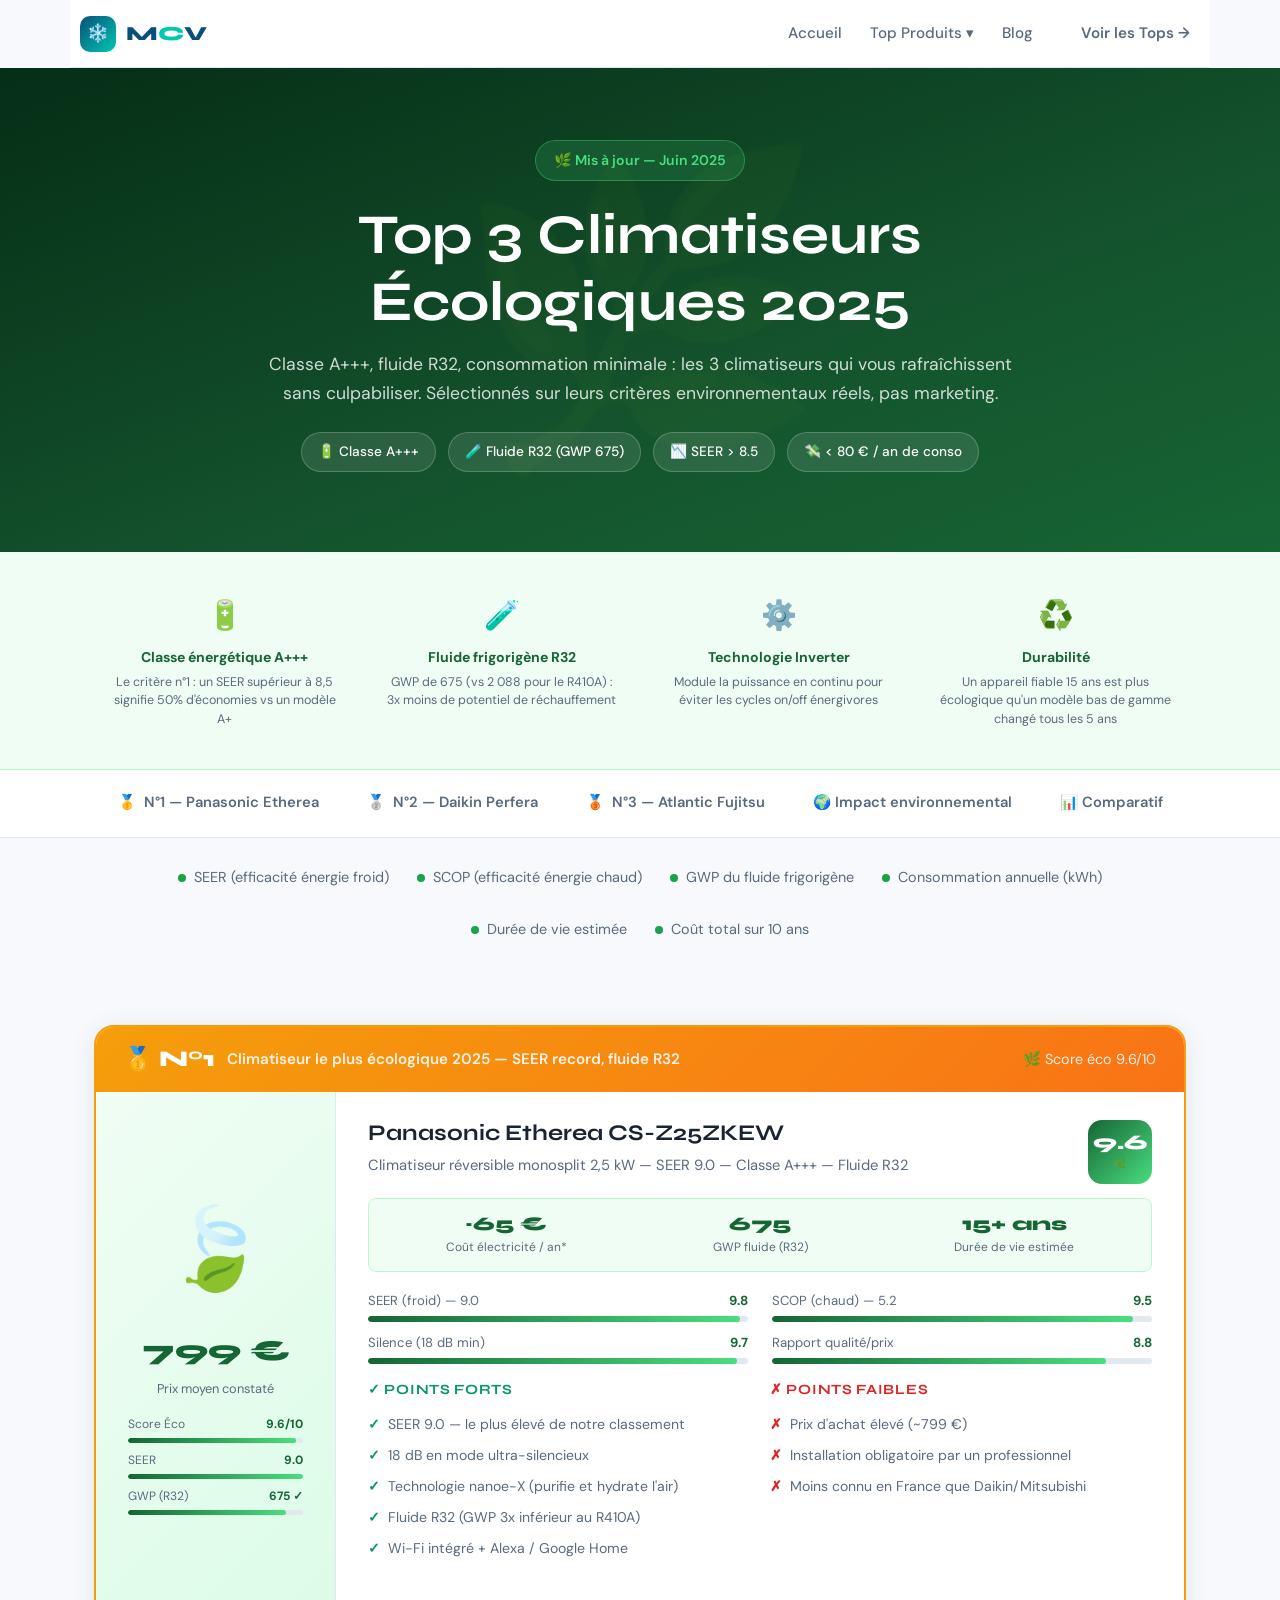
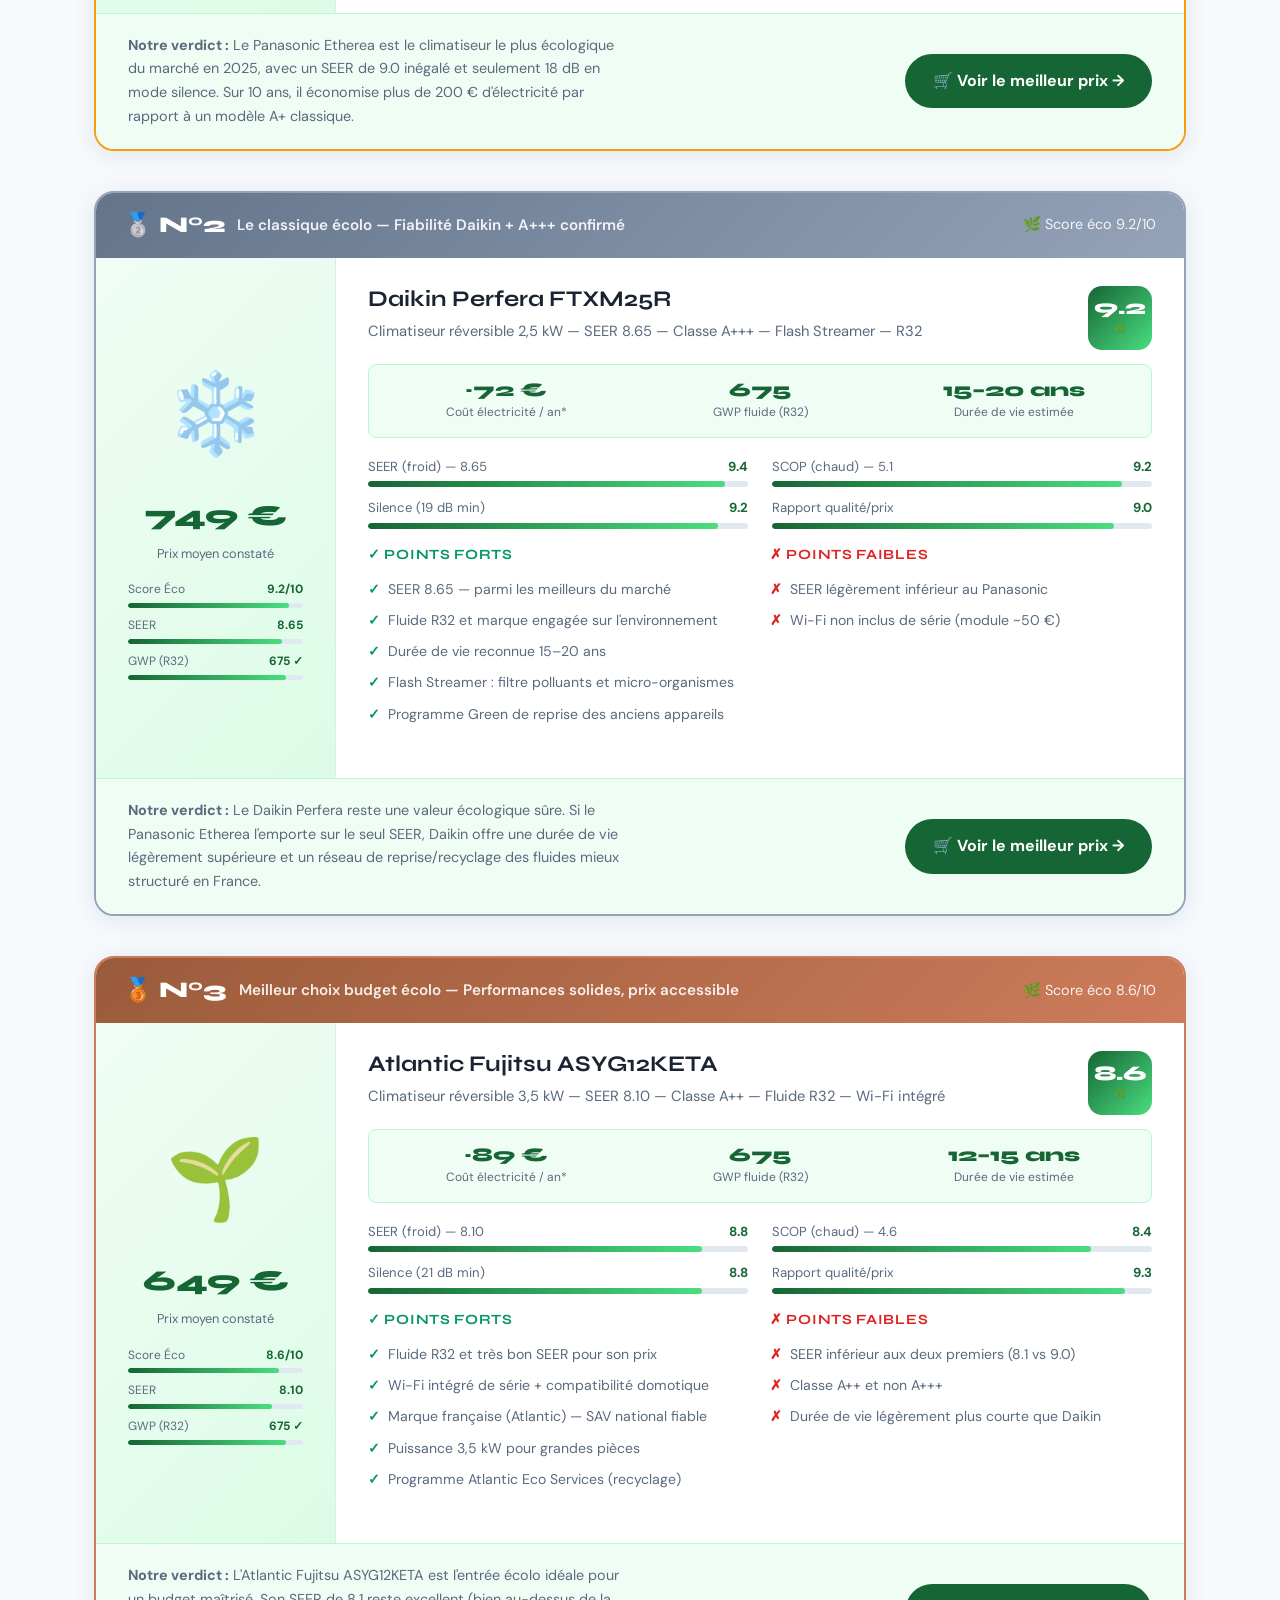
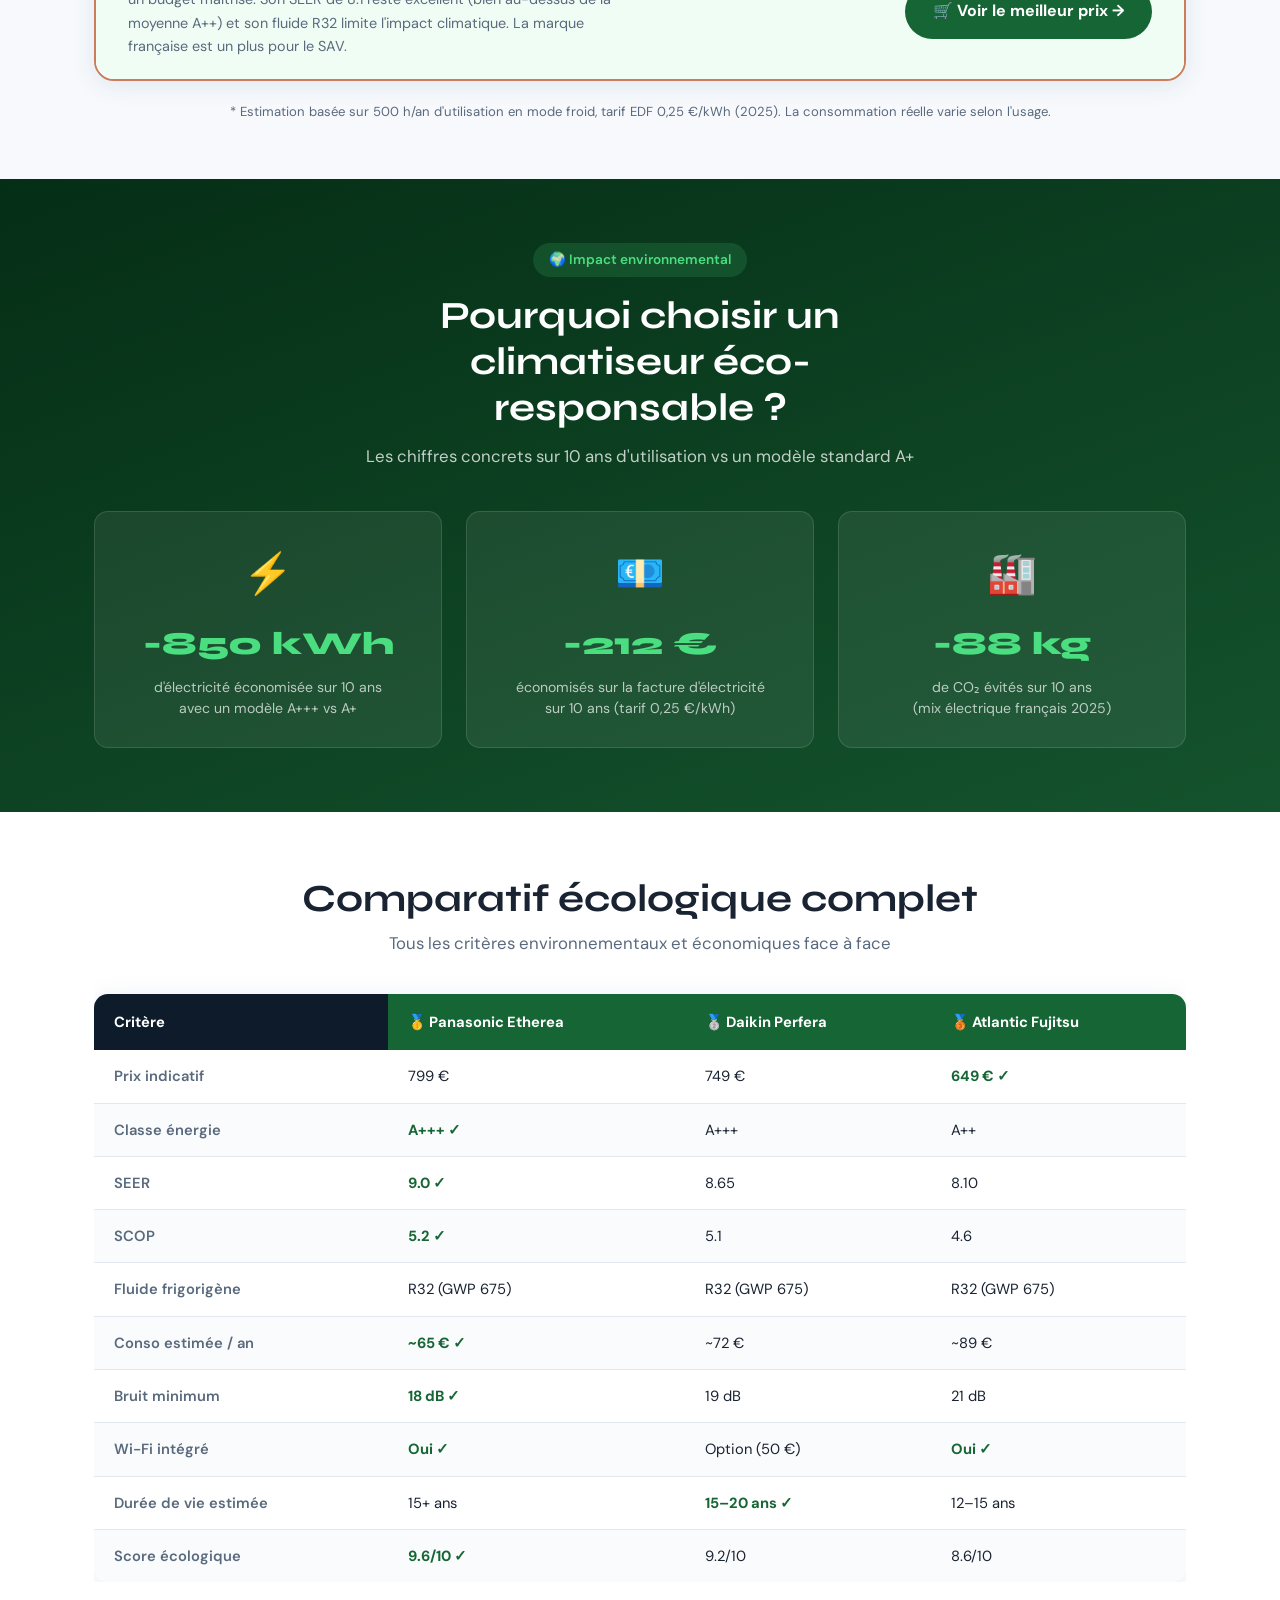
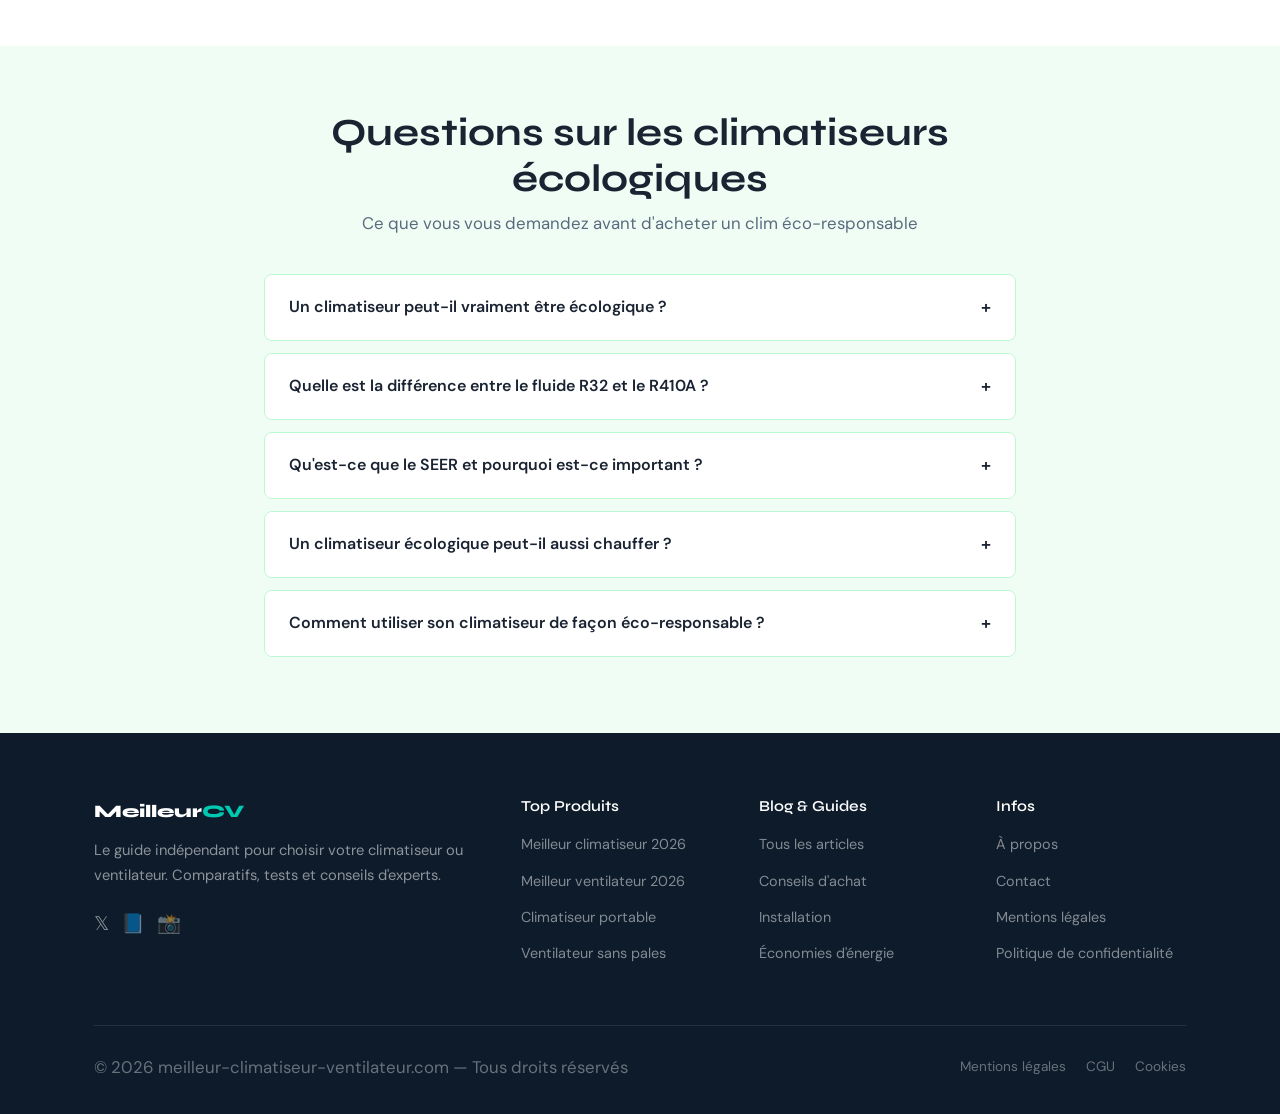
<file: top3-climatiseurs-ecologiques.html>
<!DOCTYPE html>
<html lang="fr">
<head>
  <meta charset="UTF-8">
  <meta name="viewport" content="width=device-width, initial-scale=1.0">
  <title>Top 3 Meilleurs Climatiseurs Écologiques 2025 — Les plus économes & durables</title>
  <meta name="description" content="Notre sélection des 3 meilleurs climatiseurs écologiques en 2025 : classe A+++, fluide R32, faible consommation. Comparatif complet avec bilan carbone et coût annuel. Mis à jour juin 2025.">
  <meta name="robots" content="index, follow">
  <link rel="canonical" href="https://meilleur-climatiseur-ventilateur.com/top3-climatiseurs-ecologiques.html">
  <meta property="og:title" content="Top 3 Meilleurs Climatiseurs Écologiques 2025">
  <meta property="og:description" content="Les climatiseurs les plus économes et les plus respectueux de l'environnement en 2025. Classe A+++, R32, faible GWP.">
  <meta property="og:type" content="article">
  <link rel="preconnect" href="https://fonts.googleapis.com">
  <link href="https://fonts.googleapis.com/css2?family=Syne:wght@700;800&family=DM+Sans:ital,opsz,wght@0,9..40,400;0,9..40,500;0,9..40,600;1,9..40,400&display=swap" rel="stylesheet">
  <link rel="stylesheet" href="css/style.css">
  <style>
    /* Couleur dominante : vert nature */
    :root { --eco: #166534; --eco-light: #16a34a; --eco-pale: #f0fdf4; --eco-border: #bbf7d0; }

    .page-hero {
      background: linear-gradient(160deg, #052e16 0%, #14532d 60%, #166534 100%);
      color: var(--white); padding: 72px 0 80px; text-align: center;
      position: relative; overflow: hidden;
    }
    .page-hero::before {
      content: '🌿'; position: absolute;
      font-size: 300px; opacity: 0.06; left: 50%; top: 50%;
      transform: translate(-50%,-50%);
    }
    .page-hero-inner { position: relative; z-index: 2; max-width: 760px; margin: 0 auto; }
    .page-hero p { font-size: 1.1rem; opacity: 0.8; margin-top: 14px; }
    .updated-tag {
      display: inline-flex; align-items: center; gap: 8px;
      background: rgba(74,222,128,0.15); border: 1px solid rgba(74,222,128,0.35);
      color: #4ade80; padding: 8px 18px; border-radius: 50px;
      font-size: 0.88rem; font-weight: 600; margin-bottom: 20px;
    }
    /* Eco score badges in hero */
    .hero-eco-badges { display: flex; gap: 12px; justify-content: center; flex-wrap: wrap; margin-top: 24px; }
    .eco-badge {
      background: rgba(255,255,255,0.1); border: 1px solid rgba(255,255,255,0.2);
      padding: 8px 16px; border-radius: 50px; font-size: 0.85rem; font-weight: 500;
    }
    /* Explainer bar */
    .explainer-bar { background: var(--eco-pale); border-bottom: 1px solid var(--eco-border); padding: 28px 0; }
    .explainer-grid { display: grid; grid-template-columns: repeat(4,1fr); gap: 16px; }
    .explainer-item { text-align: center; padding: 12px; }
    .explainer-icon { font-size: 1.8rem; margin-bottom: 6px; }
    .explainer-title { font-weight: 700; font-size: 0.88rem; color: var(--eco); margin-bottom: 4px; }
    .explainer-desc { font-size: 0.78rem; color: var(--text-muted); line-height: 1.5; }
    /* Quick nav */
    .quick-nav { background: var(--white); border-bottom: 1px solid var(--border); position: sticky; top: 68px; z-index: 90; }
    .quick-nav-inner { display: flex; overflow-x: auto; scrollbar-width: none; }
    .quick-nav-inner::-webkit-scrollbar { display: none; }
    .qnav-item {
      display: flex; align-items: center; gap: 8px; padding: 16px 24px;
      font-weight: 600; font-size: 0.92rem; white-space: nowrap;
      border-bottom: 3px solid transparent; color: var(--text-muted);
      transition: all var(--transition); cursor: pointer;
    }
    .qnav-item:hover, .qnav-item.active { color: var(--eco); border-bottom-color: var(--eco); }
    .criteria-bar { background: var(--bg); padding: 28px 0; }
    .criteria-list { display: flex; align-items: center; gap: 28px; flex-wrap: wrap; justify-content: center; }
    .criteria-item { display: flex; align-items: center; gap: 8px; font-size: 0.9rem; color: var(--text-muted); }
    .criteria-dot { width: 8px; height: 8px; border-radius: 50%; background: var(--eco-light); }
    /* Product cards */
    .products-section { padding: 56px 0; }
    .product-card {
      background: var(--white); border-radius: 20px; box-shadow: var(--shadow);
      overflow: hidden; margin-bottom: 40px; border: 2px solid transparent;
      transition: transform var(--transition), box-shadow var(--transition);
    }
    .product-card:hover { transform: translateY(-4px); box-shadow: var(--shadow-lg); }
    .product-card.rank-1 { border-color: #f59e0b; }
    .product-card.rank-2 { border-color: #94a3b8; }
    .product-card.rank-3 { border-color: #cd7c5b; }
    .card-ribbon { padding: 14px 28px; display: flex; align-items: center; gap: 12px; }
    .rank-1 .card-ribbon { background: linear-gradient(135deg, #f59e0b, #f97316); color: white; }
    .rank-2 .card-ribbon { background: linear-gradient(135deg, #64748b, #94a3b8); color: white; }
    .rank-3 .card-ribbon { background: linear-gradient(135deg, #9a5b3a, #cd7c5b); color: white; }
    .rank-badge { font-size: 1.4rem; font-weight: 800; font-family: var(--font-display); }
    .rank-label { font-weight: 600; font-size: 0.95rem; opacity: 0.9; }
    .ribbon-stars { margin-left: auto; color: rgba(255,255,255,0.9); font-size: 0.9rem; }
    .card-body { display: grid; grid-template-columns: 240px 1fr; }
    .card-img-zone {
      background: linear-gradient(135deg, #f0fdf4 0%, #dcfce7 100%);
      display: flex; flex-direction: column; align-items: center; justify-content: center;
      padding: 32px; min-height: 280px; border-right: 1px solid var(--border);
    }
    .product-emoji { font-size: 5rem; margin-bottom: 12px; }
    .product-price { font-family: var(--font-display); font-size: 1.8rem; font-weight: 800; color: var(--eco); }
    .price-note { font-size: 0.8rem; color: var(--text-muted); margin-top: 4px; }
    /* Eco meters */
    .eco-meters { margin-top: 16px; width: 100%; }
    .eco-meter { margin-bottom: 8px; }
    .eco-meter-label { font-size: 0.75rem; color: var(--text-muted); margin-bottom: 3px; display: flex; justify-content: space-between; }
    .eco-meter-label span { font-weight: 700; color: var(--eco); }
    .eco-meter-track { height: 5px; background: var(--border); border-radius: 50px; overflow: hidden; }
    .eco-meter-fill { height: 100%; border-radius: 50px; background: linear-gradient(90deg, var(--eco), #4ade80); }
    .card-content { padding: 28px 32px; }
    .product-header { display: flex; align-items: flex-start; justify-content: space-between; gap: 16px; margin-bottom: 14px; }
    .product-name { font-size: 1.4rem; margin-bottom: 6px; }
    .product-subtitle { font-size: 0.92rem; color: var(--text-muted); }
    .overall-score {
      flex-shrink: 0; width: 64px; height: 64px; border-radius: 14px;
      background: linear-gradient(135deg, var(--eco), #4ade80);
      display: flex; flex-direction: column; align-items: center; justify-content: center; color: white;
    }
    .score-num { font-family: var(--font-display); font-size: 1.3rem; font-weight: 800; line-height: 1; }
    .score-label { font-size: 0.6rem; opacity: 0.8; margin-top: 2px; }
    /* Eco stats band */
    .eco-stats {
      display: grid; grid-template-columns: repeat(3,1fr); gap: 12px; margin-bottom: 18px;
      background: var(--eco-pale); border: 1px solid var(--eco-border);
      border-radius: var(--radius-sm); padding: 14px 16px;
    }
    .eco-stat { text-align: center; }
    .eco-stat-value { font-family: var(--font-display); font-size: 1.2rem; font-weight: 800; color: var(--eco); line-height: 1.1; }
    .eco-stat-label { font-size: 0.75rem; color: var(--text-muted); margin-top: 3px; }
    .score-bars { display: grid; grid-template-columns: 1fr 1fr; gap: 10px 24px; margin-bottom: 18px; }
    .score-bar-header { display: flex; justify-content: space-between; font-size: 0.82rem; margin-bottom: 4px; }
    .score-bar-label { color: var(--text-muted); }
    .score-bar-val { font-weight: 700; color: var(--eco); }
    .score-bar-track { height: 6px; background: var(--border); border-radius: 50px; overflow: hidden; }
    .score-bar-fill { height: 100%; border-radius: 50px; background: linear-gradient(90deg, var(--eco), #4ade80); }
    .pros-cons { display: grid; grid-template-columns: 1fr 1fr; gap: 20px; margin-bottom: 20px; }
    .pros h4, .cons h4 { font-size: 0.88rem; font-weight: 700; margin-bottom: 10px; text-transform: uppercase; letter-spacing: 0.05em; }
    .pros h4 { color: #059669; }
    .cons h4 { color: #dc2626; }
    .pros ul, .cons ul { list-style: none; }
    .pros ul li, .cons ul li { font-size: 0.88rem; padding: 4px 0; display: flex; gap: 8px; align-items: flex-start; color: var(--text-muted); }
    .pros ul li::before { content: '✓'; color: #059669; font-weight: 700; flex-shrink: 0; }
    .cons ul li::before { content: '✗'; color: #dc2626; font-weight: 700; flex-shrink: 0; }
    .card-footer {
      padding: 20px 32px; background: var(--eco-pale); border-top: 1px solid var(--eco-border);
      display: flex; align-items: center; justify-content: space-between; gap: 16px; flex-wrap: wrap;
    }
    .verdict-text { font-size: 0.9rem; color: var(--text-muted); max-width: 500px; }
    .buy-btn {
      display: inline-flex; align-items: center; gap: 8px; background: var(--eco);
      color: white; padding: 14px 28px; border-radius: 50px; font-weight: 700; font-size: 1rem;
      white-space: nowrap; flex-shrink: 0; transition: all var(--transition);
    }
    .buy-btn:hover { background: var(--eco-light); transform: translateY(-2px); box-shadow: 0 8px 24px rgba(22,101,52,0.35); }
    /* Eco impact section */
    .impact-section { background: linear-gradient(160deg, #052e16, #14532d); color: white; padding: 64px 0; }
    .impact-grid { display: grid; grid-template-columns: repeat(3,1fr); gap: 24px; margin-top: 40px; }
    .impact-card {
      background: rgba(255,255,255,0.07); border: 1px solid rgba(255,255,255,0.12);
      border-radius: var(--radius); padding: 28px; text-align: center;
    }
    .impact-icon { font-size: 2.5rem; margin-bottom: 12px; }
    .impact-val { font-family: var(--font-display); font-size: 2rem; font-weight: 800; color: #4ade80; margin-bottom: 6px; }
    .impact-label { font-size: 0.88rem; opacity: 0.7; line-height: 1.5; }
    /* Comparison table */
    .comparison-section { background: var(--white); padding: 64px 0; }
    .comp-table { width: 100%; border-collapse: separate; border-spacing: 0; margin-top: 36px; border-radius: var(--radius); overflow: hidden; box-shadow: var(--shadow); }
    .comp-table th { background: var(--eco); color: white; padding: 16px 20px; font-size: 0.92rem; text-align: left; }
    .comp-table th:first-child { background: var(--bg-dark); }
    .comp-table td { padding: 14px 20px; font-size: 0.92rem; border-bottom: 1px solid var(--border); }
    .comp-table tr:last-child td { border-bottom: none; }
    .comp-table tr:nth-child(even) td { background: #fafbfc; }
    .comp-table td:first-child { font-weight: 600; color: var(--text-muted); }
    .best-val { color: var(--eco); font-weight: 700; }
    /* FAQ */
    .faq-section { padding: 64px 0; background: var(--eco-pale); }
    .faq-item { border: 1px solid var(--eco-border); border-radius: var(--radius-sm); margin-bottom: 12px; overflow: hidden; background: white; }
    .faq-q { padding: 18px 24px; font-weight: 600; cursor: pointer; display: flex; justify-content: space-between; align-items: center; background: var(--white); transition: background var(--transition); }
    .faq-q:hover { background: var(--eco-pale); }
    .faq-q .icon { font-size: 1.1rem; transition: transform var(--transition); }
    .faq-a { padding: 0 24px 18px; font-size: 0.95rem; color: var(--text-muted); display: none; line-height: 1.7; }
    .faq-item.open .faq-q { background: var(--eco-pale); color: var(--eco); }
    .faq-item.open .faq-q .icon { transform: rotate(45deg); }
    .faq-item.open .faq-a { display: block; }
    @media (max-width: 900px) {
      .explainer-grid { grid-template-columns: repeat(2,1fr); }
      .impact-grid { grid-template-columns: 1fr; gap: 16px; }
    }
    @media (max-width: 768px) {
      .card-body { grid-template-columns: 1fr; }
      .card-img-zone { border-right: none; border-bottom: 1px solid var(--border); min-height: auto; padding: 24px; flex-direction: row; gap: 20px; }
      .eco-stats { grid-template-columns: 1fr; }
      .score-bars, .pros-cons { grid-template-columns: 1fr; }
      .card-footer { flex-direction: column; }
      .buy-btn { width: 100%; justify-content: center; }
    }
  </style>
  <script type="application/ld+json">
  {
    "@context": "https://schema.org",
    "@type": "ItemList",
    "name": "Top 3 Meilleurs Climatiseurs Écologiques 2025",
    "url": "https://meilleur-climatiseur-ventilateur.com/top3-climatiseurs-ecologiques.html",
    "numberOfItems": 3,
    "itemListElement": [
      { "@type": "ListItem", "position": 1, "name": "Panasonic Etherea CS-Z25ZKEW", "url": "https://meilleur-climatiseur-ventilateur.com/top3-climatiseurs-ecologiques.html#produit-1" },
      { "@type": "ListItem", "position": 2, "name": "Daikin Perfera FTXM25R", "url": "https://meilleur-climatiseur-ventilateur.com/top3-climatiseurs-ecologiques.html#produit-2" },
      { "@type": "ListItem", "position": 3, "name": "Atlantic Fujitsu ASYG12KETA", "url": "https://meilleur-climatiseur-ventilateur.com/top3-climatiseurs-ecologiques.html#produit-3" }
    ]
  }
  </script>
</head>
<body>

  <div class="page-hero">
    <div class="page-hero-inner">
      <div class="updated-tag">🌿 Mis à jour — Juin 2025</div>
      <h1>Top 3 Climatiseurs Écologiques 2025</h1>
      <p>Classe A+++, fluide R32, consommation minimale : les 3 climatiseurs qui vous rafraîchissent sans culpabiliser. Sélectionnés sur leurs critères environnementaux réels, pas marketing.</p>
      <div class="hero-eco-badges">
        <span class="eco-badge">🔋 Classe A+++</span>
        <span class="eco-badge">🧪 Fluide R32 (GWP 675)</span>
        <span class="eco-badge">📉 SEER &gt; 8.5</span>
        <span class="eco-badge">💸 &lt; 80 € / an de conso</span>
      </div>
    </div>
  </div>

  <!-- EXPLAINER BAR -->
  <div class="explainer-bar">
    <div class="container">
      <div class="explainer-grid">
        <div class="explainer-item">
          <div class="explainer-icon">🔋</div>
          <div class="explainer-title">Classe énergétique A+++</div>
          <div class="explainer-desc">Le critère n°1 : un SEER supérieur à 8,5 signifie 50% d'économies vs un modèle A+</div>
        </div>
        <div class="explainer-item">
          <div class="explainer-icon">🧪</div>
          <div class="explainer-title">Fluide frigorigène R32</div>
          <div class="explainer-desc">GWP de 675 (vs 2 088 pour le R410A) : 3x moins de potentiel de réchauffement</div>
        </div>
        <div class="explainer-item">
          <div class="explainer-icon">⚙️</div>
          <div class="explainer-title">Technologie Inverter</div>
          <div class="explainer-desc">Module la puissance en continu pour éviter les cycles on/off énergivores</div>
        </div>
        <div class="explainer-item">
          <div class="explainer-icon">♻️</div>
          <div class="explainer-title">Durabilité</div>
          <div class="explainer-desc">Un appareil fiable 15 ans est plus écologique qu'un modèle bas de gamme changé tous les 5 ans</div>
        </div>
      </div>
    </div>
  </div>

  <nav class="quick-nav">
    <div class="container">
      <div class="quick-nav-inner">
        <a href="#produit-1" class="qnav-item active"><span>🥇</span> N°1 — Panasonic Etherea</a>
        <a href="#produit-2" class="qnav-item"><span>🥈</span> N°2 — Daikin Perfera</a>
        <a href="#produit-3" class="qnav-item"><span>🥉</span> N°3 — Atlantic Fujitsu</a>
        <a href="#impact" class="qnav-item">🌍 Impact environnemental</a>
        <a href="#comparatif" class="qnav-item">📊 Comparatif</a>
        <a href="#faq" class="qnav-item">❓ FAQ</a>
      </div>
    </div>
  </nav>

  <div class="criteria-bar">
    <div class="container">
      <div class="criteria-list">
        <div class="criteria-item"><span class="criteria-dot"></span>SEER (efficacité énergie froid)</div>
        <div class="criteria-item"><span class="criteria-dot"></span>SCOP (efficacité énergie chaud)</div>
        <div class="criteria-item"><span class="criteria-dot"></span>GWP du fluide frigorigène</div>
        <div class="criteria-item"><span class="criteria-dot"></span>Consommation annuelle (kWh)</div>
        <div class="criteria-item"><span class="criteria-dot"></span>Durée de vie estimée</div>
        <div class="criteria-item"><span class="criteria-dot"></span>Coût total sur 10 ans</div>
      </div>
    </div>
  </div>

  <section class="products-section">
    <div class="container">

      <!-- N°1 Panasonic Etherea -->
      <div class="product-card rank-1 animate-in" id="produit-1">
        <div class="card-ribbon">
          <div class="rank-badge">🥇 N°1</div>
          <div class="rank-label">Climatiseur le plus écologique 2025 — SEER record, fluide R32</div>
          <div class="ribbon-stars">🌿 Score éco 9.6/10</div>
        </div>
        <div class="card-body">
          <div class="card-img-zone">
            <div class="product-emoji">🍃</div>
            <div class="product-price">799 €</div>
            <div class="price-note">Prix moyen constaté</div>
            <div class="eco-meters">
              <div class="eco-meter">
                <div class="eco-meter-label">Score Éco<span>9.6/10</span></div>
                <div class="eco-meter-track"><div class="eco-meter-fill" style="width:96%"></div></div>
              </div>
              <div class="eco-meter">
                <div class="eco-meter-label">SEER<span>9.0</span></div>
                <div class="eco-meter-track"><div class="eco-meter-fill" style="width:100%"></div></div>
              </div>
              <div class="eco-meter">
                <div class="eco-meter-label">GWP (R32)<span>675 ✓</span></div>
                <div class="eco-meter-track"><div class="eco-meter-fill" style="width:90%"></div></div>
              </div>
            </div>
          </div>
          <div class="card-content">
            <div class="product-header">
              <div>
                <h2 class="product-name">Panasonic Etherea CS-Z25ZKEW</h2>
                <div class="product-subtitle">Climatiseur réversible monosplit 2,5 kW — SEER 9.0 — Classe A+++ — Fluide R32</div>
              </div>
              <div class="overall-score"><div class="score-num">9.6</div><div class="score-label">🌿</div></div>
            </div>
            <div class="eco-stats">
              <div class="eco-stat">
                <div class="eco-stat-value">~65 €</div>
                <div class="eco-stat-label">Coût électricité / an*</div>
              </div>
              <div class="eco-stat">
                <div class="eco-stat-value">675</div>
                <div class="eco-stat-label">GWP fluide (R32)</div>
              </div>
              <div class="eco-stat">
                <div class="eco-stat-value">15+ ans</div>
                <div class="eco-stat-label">Durée de vie estimée</div>
              </div>
            </div>
            <div class="score-bars">
              <div class="score-bar-item">
                <div class="score-bar-header"><span class="score-bar-label">SEER (froid) — 9.0</span><span class="score-bar-val">9.8</span></div>
                <div class="score-bar-track"><div class="score-bar-fill" style="width:98%"></div></div>
              </div>
              <div class="score-bar-item">
                <div class="score-bar-header"><span class="score-bar-label">SCOP (chaud) — 5.2</span><span class="score-bar-val">9.5</span></div>
                <div class="score-bar-track"><div class="score-bar-fill" style="width:95%"></div></div>
              </div>
              <div class="score-bar-item">
                <div class="score-bar-header"><span class="score-bar-label">Silence (18 dB min)</span><span class="score-bar-val">9.7</span></div>
                <div class="score-bar-track"><div class="score-bar-fill" style="width:97%"></div></div>
              </div>
              <div class="score-bar-item">
                <div class="score-bar-header"><span class="score-bar-label">Rapport qualité/prix</span><span class="score-bar-val">8.8</span></div>
                <div class="score-bar-track"><div class="score-bar-fill" style="width:88%"></div></div>
              </div>
            </div>
            <div class="pros-cons">
              <div class="pros">
                <h4>✓ Points forts</h4>
                <ul>
                  <li>SEER 9.0 — le plus élevé de notre classement</li>
                  <li>18 dB en mode ultra-silencieux</li>
                  <li>Technologie nanoe-X (purifie et hydrate l'air)</li>
                  <li>Fluide R32 (GWP 3x inférieur au R410A)</li>
                  <li>Wi-Fi intégré + Alexa / Google Home</li>
                </ul>
              </div>
              <div class="cons">
                <h4>✗ Points faibles</h4>
                <ul>
                  <li>Prix d'achat élevé (~799 €)</li>
                  <li>Installation obligatoire par un professionnel</li>
                  <li>Moins connu en France que Daikin/Mitsubishi</li>
                </ul>
              </div>
            </div>
          </div>
        </div>
        <div class="card-footer">
          <p class="verdict-text"><strong>Notre verdict :</strong> Le Panasonic Etherea est le climatiseur le plus écologique du marché en 2025, avec un SEER de 9.0 inégalé et seulement 18 dB en mode silence. Sur 10 ans, il économise plus de 200 € d'électricité par rapport à un modèle A+ classique.</p>
          <a href="#" class="buy-btn" rel="nofollow sponsored">🛒 Voir le meilleur prix →</a>
        </div>
      </div>

      <!-- N°2 Daikin Perfera -->
      <div class="product-card rank-2 animate-in" id="produit-2">
        <div class="card-ribbon">
          <div class="rank-badge">🥈 N°2</div>
          <div class="rank-label">Le classique écolo — Fiabilité Daikin + A+++ confirmé</div>
          <div class="ribbon-stars">🌿 Score éco 9.2/10</div>
        </div>
        <div class="card-body">
          <div class="card-img-zone">
            <div class="product-emoji">❄️</div>
            <div class="product-price">749 €</div>
            <div class="price-note">Prix moyen constaté</div>
            <div class="eco-meters">
              <div class="eco-meter">
                <div class="eco-meter-label">Score Éco<span>9.2/10</span></div>
                <div class="eco-meter-track"><div class="eco-meter-fill" style="width:92%"></div></div>
              </div>
              <div class="eco-meter">
                <div class="eco-meter-label">SEER<span>8.65</span></div>
                <div class="eco-meter-track"><div class="eco-meter-fill" style="width:88%"></div></div>
              </div>
              <div class="eco-meter">
                <div class="eco-meter-label">GWP (R32)<span>675 ✓</span></div>
                <div class="eco-meter-track"><div class="eco-meter-fill" style="width:90%"></div></div>
              </div>
            </div>
          </div>
          <div class="card-content">
            <div class="product-header">
              <div>
                <h2 class="product-name">Daikin Perfera FTXM25R</h2>
                <div class="product-subtitle">Climatiseur réversible 2,5 kW — SEER 8.65 — Classe A+++ — Flash Streamer — R32</div>
              </div>
              <div class="overall-score"><div class="score-num">9.2</div><div class="score-label">🌿</div></div>
            </div>
            <div class="eco-stats">
              <div class="eco-stat">
                <div class="eco-stat-value">~72 €</div>
                <div class="eco-stat-label">Coût électricité / an*</div>
              </div>
              <div class="eco-stat">
                <div class="eco-stat-value">675</div>
                <div class="eco-stat-label">GWP fluide (R32)</div>
              </div>
              <div class="eco-stat">
                <div class="eco-stat-value">15–20 ans</div>
                <div class="eco-stat-label">Durée de vie estimée</div>
              </div>
            </div>
            <div class="score-bars">
              <div class="score-bar-item">
                <div class="score-bar-header"><span class="score-bar-label">SEER (froid) — 8.65</span><span class="score-bar-val">9.4</span></div>
                <div class="score-bar-track"><div class="score-bar-fill" style="width:94%"></div></div>
              </div>
              <div class="score-bar-item">
                <div class="score-bar-header"><span class="score-bar-label">SCOP (chaud) — 5.1</span><span class="score-bar-val">9.2</span></div>
                <div class="score-bar-track"><div class="score-bar-fill" style="width:92%"></div></div>
              </div>
              <div class="score-bar-item">
                <div class="score-bar-header"><span class="score-bar-label">Silence (19 dB min)</span><span class="score-bar-val">9.2</span></div>
                <div class="score-bar-track"><div class="score-bar-fill" style="width:92%"></div></div>
              </div>
              <div class="score-bar-item">
                <div class="score-bar-header"><span class="score-bar-label">Rapport qualité/prix</span><span class="score-bar-val">9.0</span></div>
                <div class="score-bar-track"><div class="score-bar-fill" style="width:90%"></div></div>
              </div>
            </div>
            <div class="pros-cons">
              <div class="pros">
                <h4>✓ Points forts</h4>
                <ul>
                  <li>SEER 8.65 — parmi les meilleurs du marché</li>
                  <li>Fluide R32 et marque engagée sur l'environnement</li>
                  <li>Durée de vie reconnue 15–20 ans</li>
                  <li>Flash Streamer : filtre polluants et micro-organismes</li>
                  <li>Programme Green de reprise des anciens appareils</li>
                </ul>
              </div>
              <div class="cons">
                <h4>✗ Points faibles</h4>
                <ul>
                  <li>SEER légèrement inférieur au Panasonic</li>
                  <li>Wi-Fi non inclus de série (module ~50 €)</li>
                </ul>
              </div>
            </div>
          </div>
        </div>
        <div class="card-footer">
          <p class="verdict-text"><strong>Notre verdict :</strong> Le Daikin Perfera reste une valeur écologique sûre. Si le Panasonic Etherea l'emporte sur le seul SEER, Daikin offre une durée de vie légèrement supérieure et un réseau de reprise/recyclage des fluides mieux structuré en France.</p>
          <a href="#" class="buy-btn" rel="nofollow sponsored">🛒 Voir le meilleur prix →</a>
        </div>
      </div>

      <!-- N°3 Atlantic Fujitsu -->
      <div class="product-card rank-3 animate-in" id="produit-3">
        <div class="card-ribbon">
          <div class="rank-badge">🥉 N°3</div>
          <div class="rank-label">Meilleur choix budget écolo — Performances solides, prix accessible</div>
          <div class="ribbon-stars">🌿 Score éco 8.6/10</div>
        </div>
        <div class="card-body">
          <div class="card-img-zone">
            <div class="product-emoji">🌱</div>
            <div class="product-price">649 €</div>
            <div class="price-note">Prix moyen constaté</div>
            <div class="eco-meters">
              <div class="eco-meter">
                <div class="eco-meter-label">Score Éco<span>8.6/10</span></div>
                <div class="eco-meter-track"><div class="eco-meter-fill" style="width:86%"></div></div>
              </div>
              <div class="eco-meter">
                <div class="eco-meter-label">SEER<span>8.10</span></div>
                <div class="eco-meter-track"><div class="eco-meter-fill" style="width:82%"></div></div>
              </div>
              <div class="eco-meter">
                <div class="eco-meter-label">GWP (R32)<span>675 ✓</span></div>
                <div class="eco-meter-track"><div class="eco-meter-fill" style="width:90%"></div></div>
              </div>
            </div>
          </div>
          <div class="card-content">
            <div class="product-header">
              <div>
                <h2 class="product-name">Atlantic Fujitsu ASYG12KETA</h2>
                <div class="product-subtitle">Climatiseur réversible 3,5 kW — SEER 8.10 — Classe A++ — Fluide R32 — Wi-Fi intégré</div>
              </div>
              <div class="overall-score"><div class="score-num">8.6</div><div class="score-label">🌿</div></div>
            </div>
            <div class="eco-stats">
              <div class="eco-stat">
                <div class="eco-stat-value">~89 €</div>
                <div class="eco-stat-label">Coût électricité / an*</div>
              </div>
              <div class="eco-stat">
                <div class="eco-stat-value">675</div>
                <div class="eco-stat-label">GWP fluide (R32)</div>
              </div>
              <div class="eco-stat">
                <div class="eco-stat-value">12–15 ans</div>
                <div class="eco-stat-label">Durée de vie estimée</div>
              </div>
            </div>
            <div class="score-bars">
              <div class="score-bar-item">
                <div class="score-bar-header"><span class="score-bar-label">SEER (froid) — 8.10</span><span class="score-bar-val">8.8</span></div>
                <div class="score-bar-track"><div class="score-bar-fill" style="width:88%"></div></div>
              </div>
              <div class="score-bar-item">
                <div class="score-bar-header"><span class="score-bar-label">SCOP (chaud) — 4.6</span><span class="score-bar-val">8.4</span></div>
                <div class="score-bar-track"><div class="score-bar-fill" style="width:84%"></div></div>
              </div>
              <div class="score-bar-item">
                <div class="score-bar-header"><span class="score-bar-label">Silence (21 dB min)</span><span class="score-bar-val">8.8</span></div>
                <div class="score-bar-track"><div class="score-bar-fill" style="width:88%"></div></div>
              </div>
              <div class="score-bar-item">
                <div class="score-bar-header"><span class="score-bar-label">Rapport qualité/prix</span><span class="score-bar-val">9.3</span></div>
                <div class="score-bar-track"><div class="score-bar-fill" style="width:93%"></div></div>
              </div>
            </div>
            <div class="pros-cons">
              <div class="pros">
                <h4>✓ Points forts</h4>
                <ul>
                  <li>Fluide R32 et très bon SEER pour son prix</li>
                  <li>Wi-Fi intégré de série + compatibilité domotique</li>
                  <li>Marque française (Atlantic) — SAV national fiable</li>
                  <li>Puissance 3,5 kW pour grandes pièces</li>
                  <li>Programme Atlantic Eco Services (recyclage)</li>
                </ul>
              </div>
              <div class="cons">
                <h4>✗ Points faibles</h4>
                <ul>
                  <li>SEER inférieur aux deux premiers (8.1 vs 9.0)</li>
                  <li>Classe A++ et non A+++</li>
                  <li>Durée de vie légèrement plus courte que Daikin</li>
                </ul>
              </div>
            </div>
          </div>
        </div>
        <div class="card-footer">
          <p class="verdict-text"><strong>Notre verdict :</strong> L'Atlantic Fujitsu ASYG12KETA est l'entrée écolo idéale pour un budget maîtrisé. Son SEER de 8.1 reste excellent (bien au-dessus de la moyenne A++) et son fluide R32 limite l'impact climatique. La marque française est un plus pour le SAV.</p>
          <a href="#" class="buy-btn" rel="nofollow sponsored">🛒 Voir le meilleur prix →</a>
        </div>
      </div>

    </div>
    <div class="container" style="text-align:center;color:var(--text-muted);font-size:0.82rem;margin-top:-20px">
      * Estimation basée sur 500 h/an d'utilisation en mode froid, tarif EDF 0,25 €/kWh (2025). La consommation réelle varie selon l'usage.
    </div>
  </section>

  <!-- ECO IMPACT -->
  <section class="impact-section" id="impact">
    <div class="container">
      <div style="text-align:center;max-width:600px;margin:0 auto">
        <span style="display:inline-block;background:rgba(74,222,128,0.15);color:#4ade80;padding:6px 16px;border-radius:50px;font-size:0.85rem;font-weight:600;margin-bottom:16px">🌍 Impact environnemental</span>
        <h2>Pourquoi choisir un climatiseur éco-responsable ?</h2>
        <p style="opacity:0.75;margin-top:12px">Les chiffres concrets sur 10 ans d'utilisation vs un modèle standard A+</p>
      </div>
      <div class="impact-grid">
        <div class="impact-card animate-in">
          <div class="impact-icon">⚡</div>
          <div class="impact-val">-850 kWh</div>
          <div class="impact-label">d'électricité économisée sur 10 ans<br>avec un modèle A+++ vs A+</div>
        </div>
        <div class="impact-card animate-in">
          <div class="impact-icon">💶</div>
          <div class="impact-val">-212 €</div>
          <div class="impact-label">économisés sur la facture d'électricité<br>sur 10 ans (tarif 0,25 €/kWh)</div>
        </div>
        <div class="impact-card animate-in">
          <div class="impact-icon">🏭</div>
          <div class="impact-val">-88 kg</div>
          <div class="impact-label">de CO₂ évités sur 10 ans<br>(mix électrique français 2025)</div>
        </div>
      </div>
    </div>
  </section>

  <!-- COMPARATIF -->
  <section class="comparison-section" id="comparatif">
    <div class="container">
      <h2 style="text-align:center;margin-bottom:8px">Comparatif écologique complet</h2>
      <p style="text-align:center;color:var(--text-muted)">Tous les critères environnementaux et économiques face à face</p>
      <div style="overflow-x:auto">
        <table class="comp-table">
          <thead>
            <tr>
              <th>Critère</th>
              <th>🥇 Panasonic Etherea</th>
              <th>🥈 Daikin Perfera</th>
              <th>🥉 Atlantic Fujitsu</th>
            </tr>
          </thead>
          <tbody>
            <tr><td>Prix indicatif</td><td>799 €</td><td>749 €</td><td class="best-val">649 € ✓</td></tr>
            <tr><td>Classe énergie</td><td class="best-val">A+++ ✓</td><td>A+++</td><td>A++</td></tr>
            <tr><td>SEER</td><td class="best-val">9.0 ✓</td><td>8.65</td><td>8.10</td></tr>
            <tr><td>SCOP</td><td class="best-val">5.2 ✓</td><td>5.1</td><td>4.6</td></tr>
            <tr><td>Fluide frigorigène</td><td>R32 (GWP 675)</td><td>R32 (GWP 675)</td><td>R32 (GWP 675)</td></tr>
            <tr><td>Conso estimée / an</td><td class="best-val">~65 € ✓</td><td>~72 €</td><td>~89 €</td></tr>
            <tr><td>Bruit minimum</td><td class="best-val">18 dB ✓</td><td>19 dB</td><td>21 dB</td></tr>
            <tr><td>Wi-Fi intégré</td><td class="best-val">Oui ✓</td><td>Option (50 €)</td><td class="best-val">Oui ✓</td></tr>
            <tr><td>Durée de vie estimée</td><td>15+ ans</td><td class="best-val">15–20 ans ✓</td><td>12–15 ans</td></tr>
            <tr><td>Score écologique</td><td class="best-val">9.6/10 ✓</td><td>9.2/10</td><td>8.6/10</td></tr>
          </tbody>
        </table>
      </div>
    </div>
  </section>

  <!-- FAQ -->
  <section class="faq-section" id="faq">
    <div class="container" style="max-width:800px">
      <h2 style="text-align:center;margin-bottom:8px">Questions sur les climatiseurs écologiques</h2>
      <p style="text-align:center;color:var(--text-muted);margin-bottom:36px">Ce que vous vous demandez avant d'acheter un clim éco-responsable</p>
      <div class="faq-item">
        <div class="faq-q" onclick="toggleFaq(this)">Un climatiseur peut-il vraiment être écologique ? <span class="icon">+</span></div>
        <div class="faq-a">Oui, à condition de bien le choisir et de l'utiliser intelligemment. Les climatiseurs modernes en classe A+++ consomment moitié moins qu'un modèle de 2010. Utilisé avec parcimonie (consigne à 26°C minimum, pas en dessous de 6°C d'écart avec l'extérieur) et avec un fluide R32, l'impact est limité. Évitez à tout prix de le laisser tourner fenêtres ouvertes !</div>
      </div>
      <div class="faq-item">
        <div class="faq-q" onclick="toggleFaq(this)">Quelle est la différence entre le fluide R32 et le R410A ? <span class="icon">+</span></div>
        <div class="faq-a">Le GWP (Global Warming Potential) du R32 est de 675, contre 2 088 pour le R410A. En clair, une fuite de R32 a un impact climatique 3 fois moindre. Le R32 est aujourd'hui le fluide standard pour les nouveaux climatiseurs résidentiels en Europe. Tous les modèles de notre sélection utilisent du R32.</div>
      </div>
      <div class="faq-item">
        <div class="faq-q" onclick="toggleFaq(this)">Qu'est-ce que le SEER et pourquoi est-ce important ? <span class="icon">+</span></div>
        <div class="faq-a">Le SEER (Seasonal Energy Efficiency Ratio) mesure l'efficacité d'un climatiseur en mode froid sur une saison entière. Un SEER de 9.0 signifie que l'appareil produit 9 kWh de froid pour 1 kWh d'électricité consommé. À titre de comparaison, un modèle A+ de 2015 avait un SEER de l'ordre de 5,5. Choisir un SEER élevé est le geste écologique le plus efficace.</div>
      </div>
      <div class="faq-item">
        <div class="faq-q" onclick="toggleFaq(this)">Un climatiseur écologique peut-il aussi chauffer ? <span class="icon">+</span></div>
        <div class="faq-a">Absolument — et c'est là que l'avantage écologique est le plus fort. En mode chauffage, un climatiseur réversible A+++ avec un SCOP de 5.2 produit 5,2 kWh de chaleur pour 1 kWh d'électricité. C'est 5 fois moins énergivore qu'un radiateur électrique classique (SCOP = 1). Remplacer son chauffage électrique par une pompe à chaleur air/air réversible est l'un des meilleurs gestes pour l'environnement et le porte-monnaie.</div>
      </div>
      <div class="faq-item">
        <div class="faq-q" onclick="toggleFaq(this)">Comment utiliser son climatiseur de façon éco-responsable ? <span class="icon">+</span></div>
        <div class="faq-a">Quelques règles simples : ne descendez pas en dessous de 26°C en été (chaque degré en moins = +8% de consommation), fermez bien les fenêtres et volets pendant le fonctionnement, activez le mode programmation pour couper la nuit, nettoyez les filtres tous les mois, et faites réviser l'appareil tous les 2 ans pour vérifier l'absence de fuite de fluide.</div>
      </div>
    </div>
  </section>

  <script src="js/components.js"></script>
  <script>
    function toggleFaq(el) { el.parentElement.classList.toggle('open'); }
    const sections = document.querySelectorAll('[id^="produit-"], #impact, #comparatif, #faq');
    const qnavItems = document.querySelectorAll('.qnav-item');
    window.addEventListener('scroll', () => {
      let current = '';
      sections.forEach(s => { if (window.scrollY >= s.offsetTop - 120) current = s.id; });
      qnavItems.forEach(item => {
        item.classList.remove('active');
        if (item.getAttribute('href') === '#' + current) item.classList.add('active');
      });
    });
  </script>
</body>
</html>
</file>
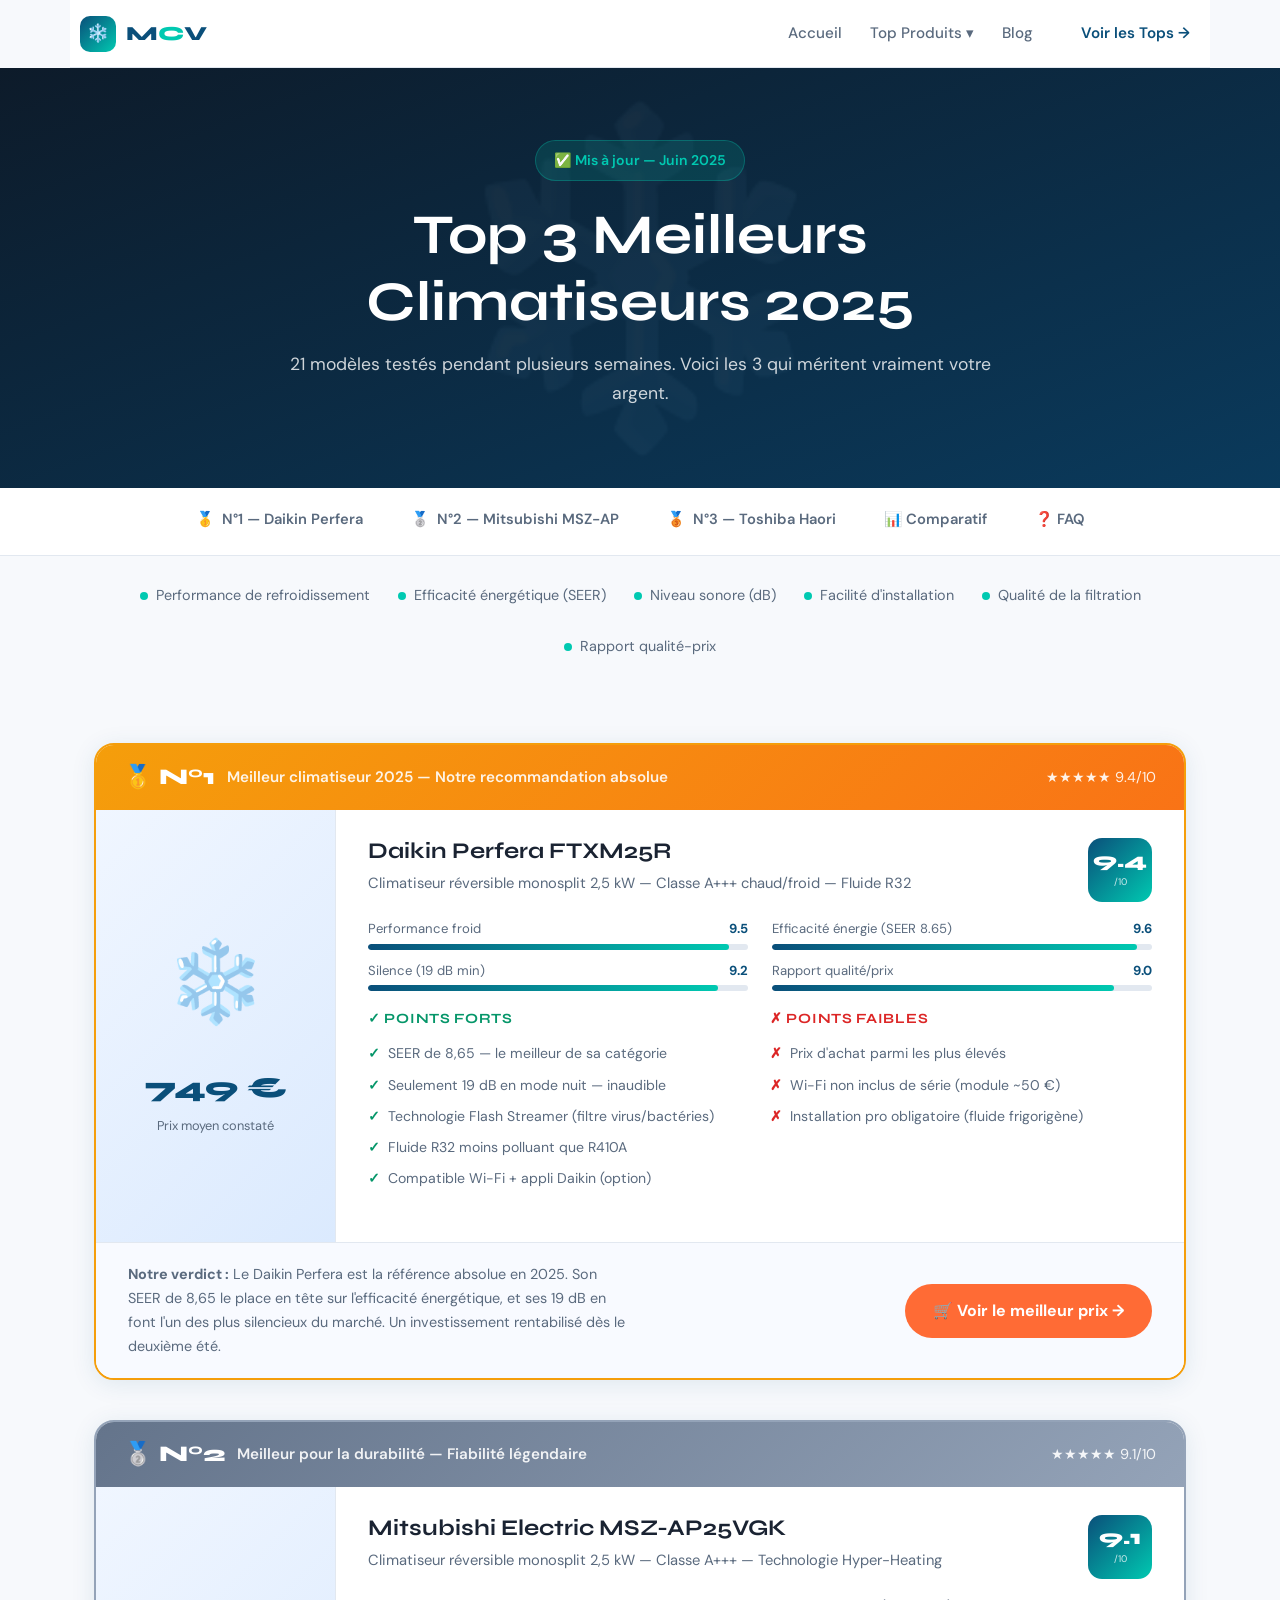
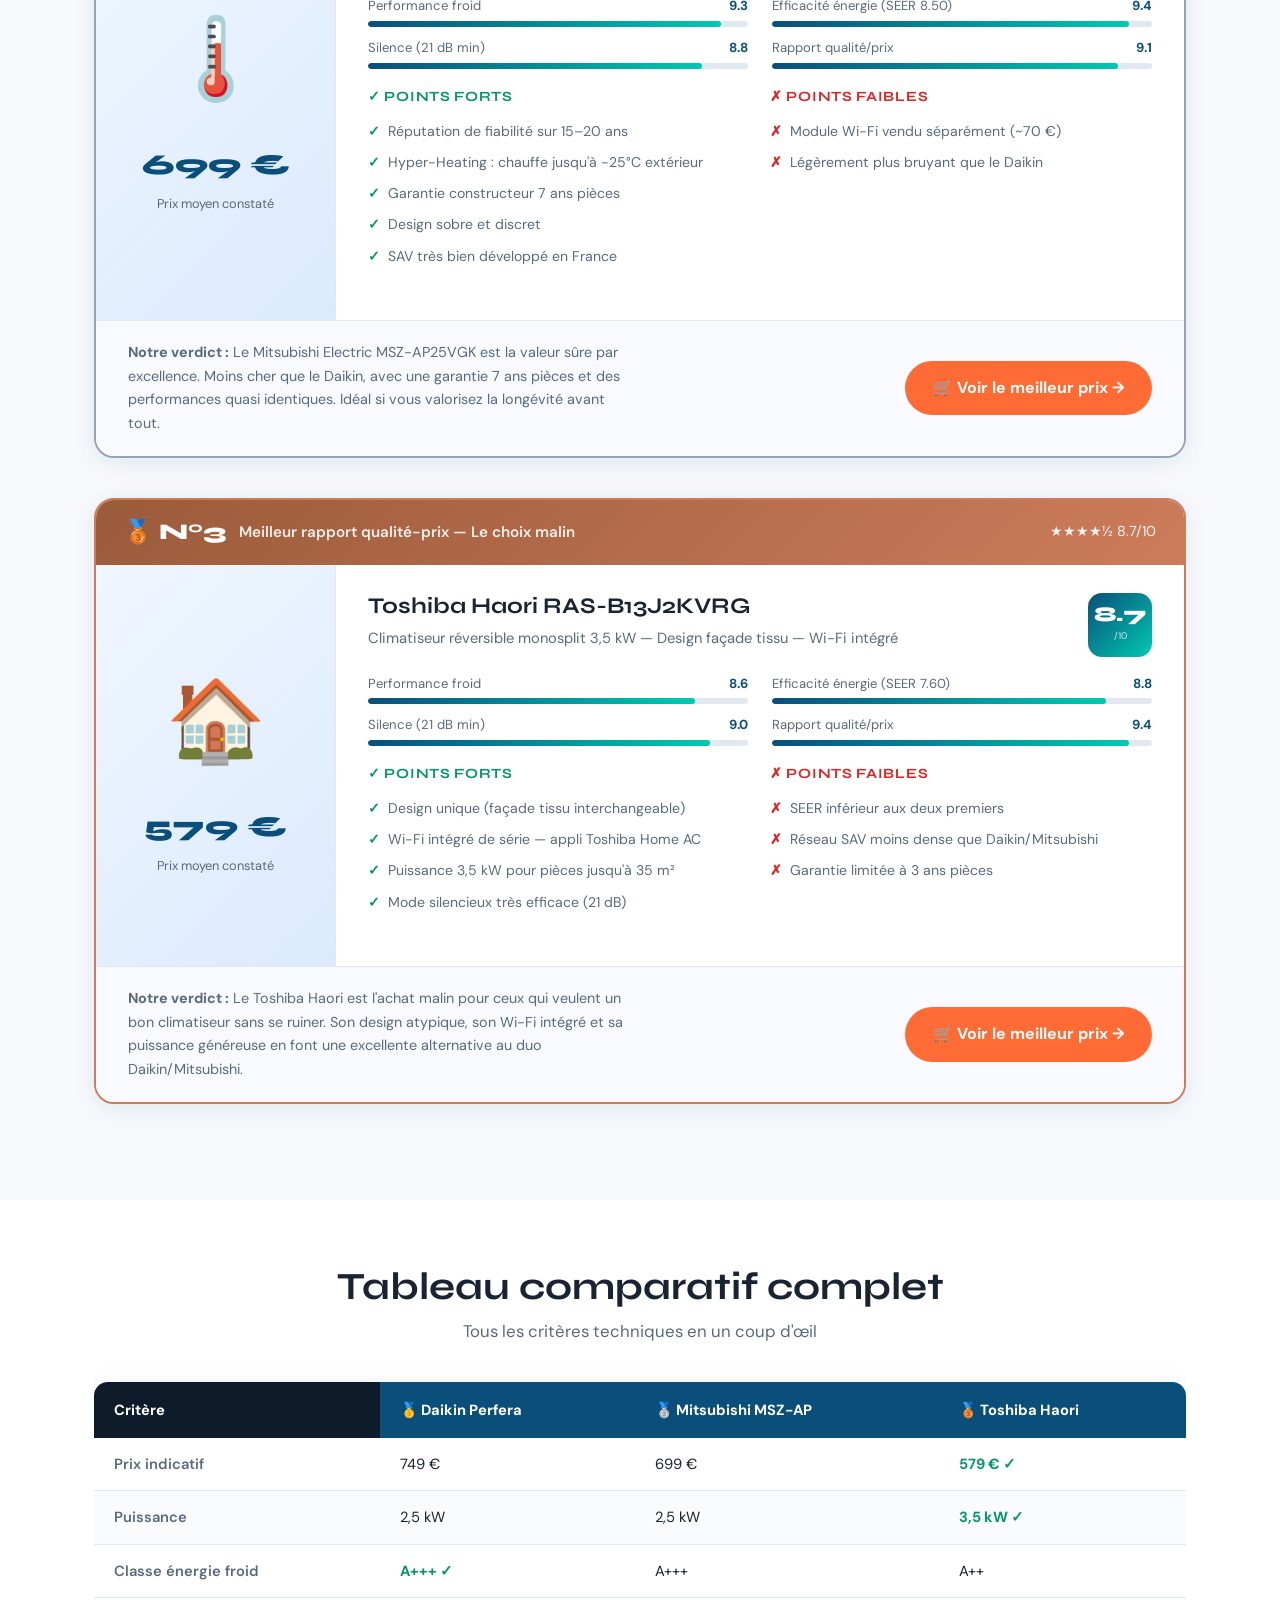
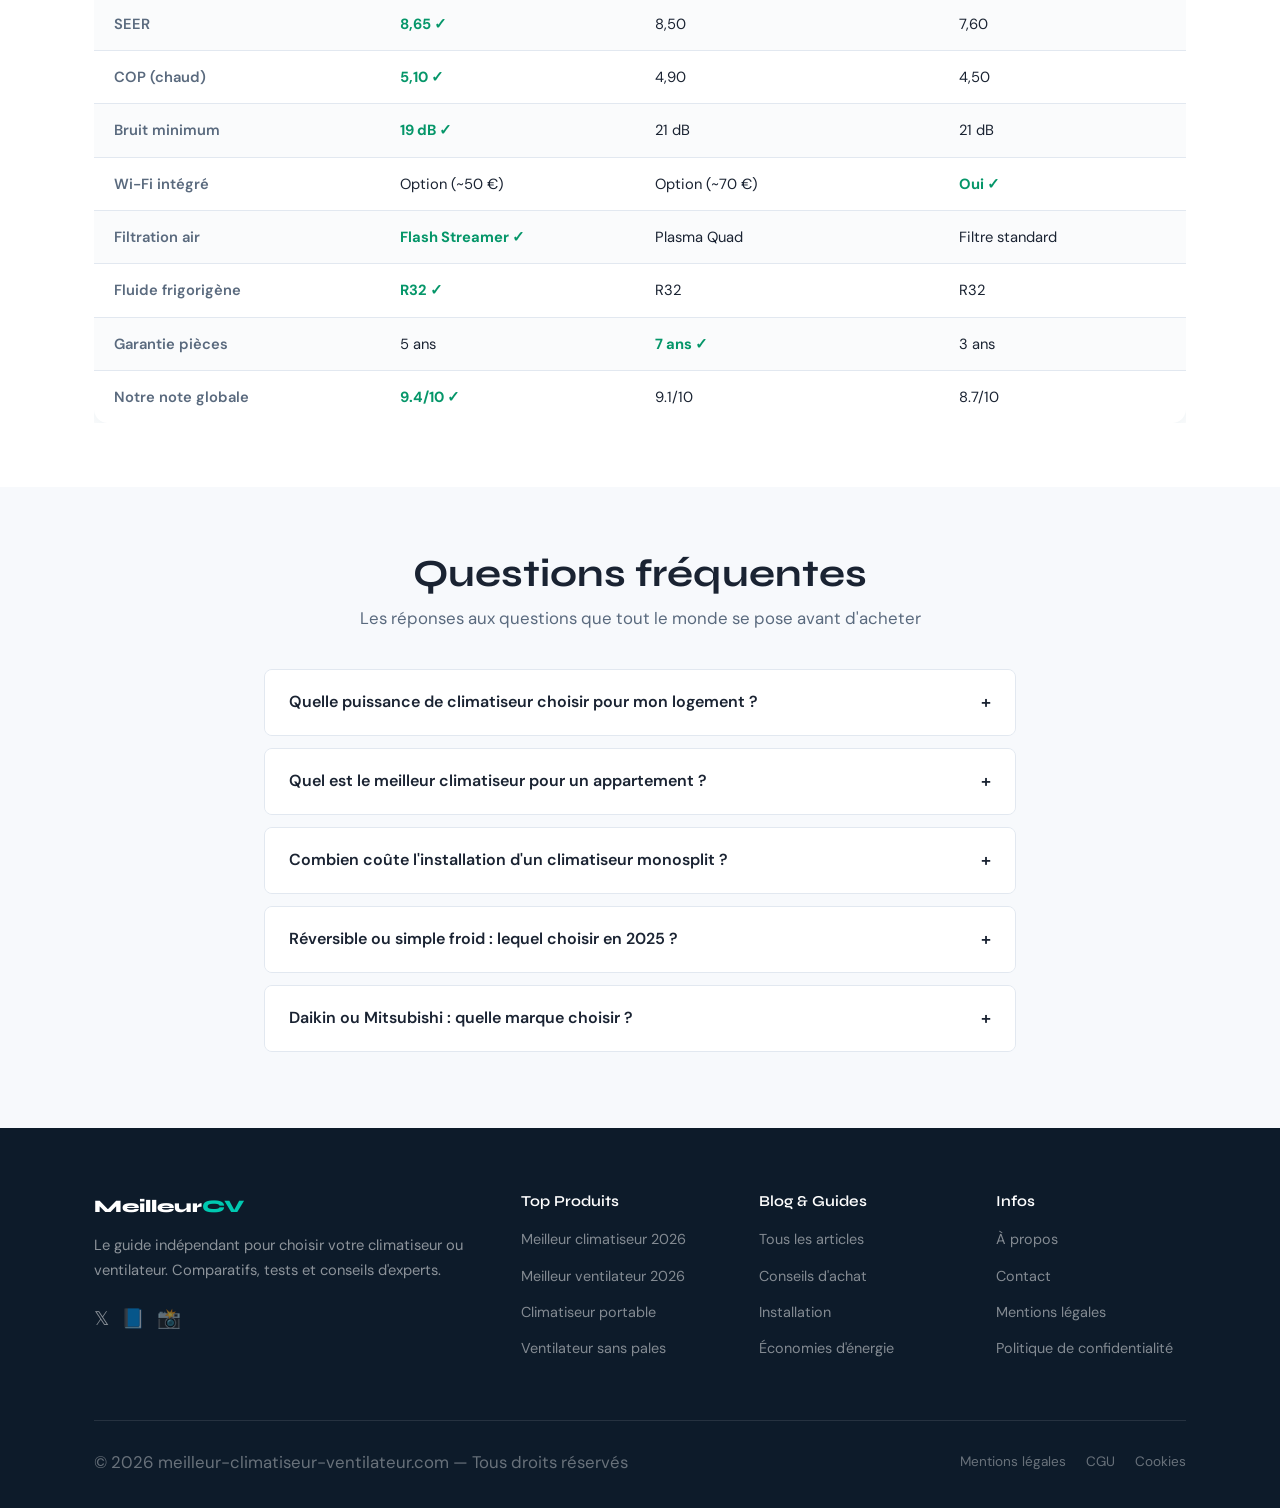
<file: top3-climatiseurs.html>
<!DOCTYPE html>
<html lang="fr">
<head>
  <meta charset="UTF-8">
  <meta name="viewport" content="width=device-width, initial-scale=1.0">
  <title>Top 3 Meilleurs Climatiseurs 2025 — Comparatif & Avis Experts</title>
  <meta name="description" content="Notre sélection des 3 meilleurs climatiseurs en 2025. Comparatif complet Daikin, Mitsubishi, Toshiba avec notes, avantages, inconvénients et prix. Mis à jour juin 2025.">
  <meta name="robots" content="index, follow">
  <link rel="canonical" href="https://meilleur-climatiseur-ventilateur.com/top3-climatiseurs.html">
  <meta property="og:title" content="Top 3 Meilleurs Climatiseurs 2025 — Comparatif Experts">
  <meta property="og:description" content="Notre sélection des 3 meilleurs climatiseurs testés en 2025. Notes, avantages, prix.">
  <meta property="og:type" content="article">
  <link rel="preconnect" href="https://fonts.googleapis.com">
  <link href="https://fonts.googleapis.com/css2?family=Syne:wght@700;800&family=DM+Sans:ital,opsz,wght@0,9..40,400;0,9..40,500;0,9..40,600;1,9..40,400&display=swap" rel="stylesheet">
  <link rel="stylesheet" href="css/style.css">
  <style>
    .page-hero {
      background: linear-gradient(160deg, #0d1b2a 0%, #0a3a5c 100%);
      color: var(--white); padding: 72px 0 80px; text-align: center;
      position: relative; overflow: hidden;
    }
    .page-hero::before {
      content: '❄️'; position: absolute;
      font-size: 320px; opacity: 0.04; left: 50%; top: 50%;
      transform: translate(-50%,-50%);
    }
    .page-hero-inner { position: relative; z-index: 2; max-width: 720px; margin: 0 auto; }
    .page-hero p { font-size: 1.1rem; opacity: 0.8; margin-top: 14px; }
    .updated-tag {
      display: inline-flex; align-items: center; gap: 8px;
      background: rgba(0,201,177,0.15); border: 1px solid rgba(0,201,177,0.3);
      color: var(--accent); padding: 8px 18px; border-radius: 50px;
      font-size: 0.88rem; font-weight: 600; margin-bottom: 20px;
    }
    .quick-nav {
      background: var(--white); border-bottom: 1px solid var(--border);
      position: sticky; top: 68px; z-index: 90;
    }
    .quick-nav-inner { display: flex; overflow-x: auto; scrollbar-width: none; }
    .quick-nav-inner::-webkit-scrollbar { display: none; }
    .qnav-item {
      display: flex; align-items: center; gap: 8px;
      padding: 16px 24px; font-weight: 600; font-size: 0.92rem;
      white-space: nowrap; border-bottom: 3px solid transparent;
      color: var(--text-muted); transition: all var(--transition); cursor: pointer;
    }
    .qnav-item:hover, .qnav-item.active { color: var(--primary); border-bottom-color: var(--primary); }
    .criteria-bar { background: var(--bg); padding: 28px 0; }
    .criteria-list { display: flex; align-items: center; gap: 28px; flex-wrap: wrap; justify-content: center; }
    .criteria-item { display: flex; align-items: center; gap: 8px; font-size: 0.9rem; color: var(--text-muted); }
    .criteria-dot { width: 8px; height: 8px; border-radius: 50%; background: var(--accent); }
    .products-section { padding: 56px 0; }
    .product-card {
      background: var(--white); border-radius: 20px; box-shadow: var(--shadow);
      overflow: hidden; margin-bottom: 40px; border: 2px solid transparent;
      transition: transform var(--transition), box-shadow var(--transition);
    }
    .product-card:hover { transform: translateY(-4px); box-shadow: var(--shadow-lg); }
    .product-card.rank-1 { border-color: #f59e0b; }
    .product-card.rank-2 { border-color: #94a3b8; }
    .product-card.rank-3 { border-color: #cd7c5b; }
    .card-ribbon { padding: 14px 28px; display: flex; align-items: center; gap: 12px; }
    .rank-1 .card-ribbon { background: linear-gradient(135deg, #f59e0b, #f97316); color: white; }
    .rank-2 .card-ribbon { background: linear-gradient(135deg, #64748b, #94a3b8); color: white; }
    .rank-3 .card-ribbon { background: linear-gradient(135deg, #9a5b3a, #cd7c5b); color: white; }
    .rank-badge { font-size: 1.4rem; font-weight: 800; font-family: var(--font-display); }
    .rank-label { font-weight: 600; font-size: 0.95rem; opacity: 0.9; }
    .ribbon-stars { margin-left: auto; color: rgba(255,255,255,0.9); font-size: 0.9rem; }
    .card-body { display: grid; grid-template-columns: 240px 1fr; }
    .card-img-zone {
      background: linear-gradient(135deg, #f0f6ff 0%, #dbeafe 100%);
      display: flex; flex-direction: column; align-items: center; justify-content: center;
      padding: 32px; min-height: 260px; border-right: 1px solid var(--border);
    }
    .product-emoji { font-size: 5rem; margin-bottom: 16px; }
    .product-price { font-family: var(--font-display); font-size: 1.8rem; font-weight: 800; color: var(--primary); }
    .price-note { font-size: 0.8rem; color: var(--text-muted); margin-top: 4px; }
    .card-content { padding: 28px 32px; }
    .product-header { display: flex; align-items: flex-start; justify-content: space-between; gap: 16px; margin-bottom: 16px; }
    .product-name { font-size: 1.4rem; margin-bottom: 6px; }
    .product-subtitle { font-size: 0.92rem; color: var(--text-muted); }
    .overall-score {
      flex-shrink: 0; width: 64px; height: 64px; border-radius: 14px;
      background: linear-gradient(135deg, var(--primary), var(--accent));
      display: flex; flex-direction: column; align-items: center; justify-content: center; color: white;
    }
    .score-num { font-family: var(--font-display); font-size: 1.3rem; font-weight: 800; line-height: 1; }
    .score-label { font-size: 0.6rem; opacity: 0.8; margin-top: 2px; }
    .score-bars { display: grid; grid-template-columns: 1fr 1fr; gap: 10px 24px; margin-bottom: 20px; }
    .score-bar-header { display: flex; justify-content: space-between; font-size: 0.82rem; margin-bottom: 4px; }
    .score-bar-label { color: var(--text-muted); }
    .score-bar-val { font-weight: 700; color: var(--primary); }
    .score-bar-track { height: 6px; background: var(--border); border-radius: 50px; overflow: hidden; }
    .score-bar-fill { height: 100%; border-radius: 50px; background: linear-gradient(90deg, var(--primary), var(--accent)); }
    .pros-cons { display: grid; grid-template-columns: 1fr 1fr; gap: 20px; margin-bottom: 20px; }
    .pros h4, .cons h4 { font-size: 0.88rem; font-weight: 700; margin-bottom: 10px; text-transform: uppercase; letter-spacing: 0.05em; }
    .pros h4 { color: #059669; }
    .cons h4 { color: #dc2626; }
    .pros ul, .cons ul { list-style: none; }
    .pros ul li, .cons ul li { font-size: 0.88rem; padding: 4px 0; display: flex; gap: 8px; align-items: flex-start; color: var(--text-muted); }
    .pros ul li::before { content: '✓'; color: #059669; font-weight: 700; flex-shrink: 0; }
    .cons ul li::before { content: '✗'; color: #dc2626; font-weight: 700; flex-shrink: 0; }
    .card-footer {
      padding: 20px 32px; background: #f8faff; border-top: 1px solid var(--border);
      display: flex; align-items: center; justify-content: space-between; gap: 16px; flex-wrap: wrap;
    }
    .verdict-text { font-size: 0.9rem; color: var(--text-muted); max-width: 500px; }
    .buy-btn {
      display: inline-flex; align-items: center; gap: 8px;
      background: var(--accent-warm); color: white; padding: 14px 28px; border-radius: 50px;
      font-weight: 700; font-size: 1rem; white-space: nowrap; flex-shrink: 0;
      transition: all var(--transition);
    }
    .buy-btn:hover { background: #e85a25; transform: translateY(-2px); box-shadow: 0 8px 24px rgba(255,107,53,0.4); }
    .comparison-section { background: var(--white); padding: 64px 0; }
    .comp-table { width: 100%; border-collapse: separate; border-spacing: 0; margin-top: 36px; border-radius: var(--radius); overflow: hidden; box-shadow: var(--shadow); }
    .comp-table th { background: var(--primary); color: white; padding: 16px 20px; font-size: 0.92rem; text-align: left; }
    .comp-table th:first-child { background: var(--bg-dark); }
    .comp-table td { padding: 14px 20px; font-size: 0.92rem; border-bottom: 1px solid var(--border); }
    .comp-table tr:last-child td { border-bottom: none; }
    .comp-table tr:nth-child(even) td { background: #fafbfc; }
    .comp-table td:first-child { font-weight: 600; color: var(--text-muted); }
    .best-val { color: #059669; font-weight: 700; }
    .faq-section { padding: 64px 0; }
    .faq-item { border: 1px solid var(--border); border-radius: var(--radius-sm); margin-bottom: 12px; overflow: hidden; }
    .faq-q { padding: 18px 24px; font-weight: 600; cursor: pointer; display: flex; justify-content: space-between; align-items: center; background: var(--white); transition: background var(--transition); }
    .faq-q:hover { background: #f8faff; }
    .faq-q .icon { font-size: 1.1rem; transition: transform var(--transition); }
    .faq-a { padding: 0 24px 18px; font-size: 0.95rem; color: var(--text-muted); display: none; line-height: 1.7; }
    .faq-item.open .faq-q { background: #f8faff; color: var(--primary); }
    .faq-item.open .faq-q .icon { transform: rotate(45deg); }
    .faq-item.open .faq-a { display: block; }
    @media (max-width: 768px) {
      .card-body { grid-template-columns: 1fr; }
      .card-img-zone { border-right: none; border-bottom: 1px solid var(--border); min-height: auto; flex-direction: row; gap: 20px; padding: 24px; }
      .score-bars, .pros-cons { grid-template-columns: 1fr; }
      .card-footer { flex-direction: column; }
      .buy-btn { width: 100%; justify-content: center; }
    }
  </style>
  <script type="application/ld+json">
  {
    "@context": "https://schema.org",
    "@type": "ItemList",
    "name": "Top 3 Meilleurs Climatiseurs 2025",
    "url": "https://meilleur-climatiseur-ventilateur.com/top3-climatiseurs.html",
    "numberOfItems": 3,
    "itemListElement": [
      { "@type": "ListItem", "position": 1, "name": "Daikin Perfera FTXM25R", "url": "https://meilleur-climatiseur-ventilateur.com/top3-climatiseurs.html#produit-1" },
      { "@type": "ListItem", "position": 2, "name": "Mitsubishi Electric MSZ-AP25VGK", "url": "https://meilleur-climatiseur-ventilateur.com/top3-climatiseurs.html#produit-2" },
      { "@type": "ListItem", "position": 3, "name": "Toshiba Haori RAS-B13J2KVRG", "url": "https://meilleur-climatiseur-ventilateur.com/top3-climatiseurs.html#produit-3" }
    ]
  }
  </script>
</head>
<body>

  <div class="page-hero">
    <div class="page-hero-inner">
      <div class="updated-tag">✅ Mis à jour — Juin 2025</div>
      <h1>Top 3 Meilleurs Climatiseurs 2025</h1>
      <p>21 modèles testés pendant plusieurs semaines. Voici les 3 qui méritent vraiment votre argent.</p>
    </div>
  </div>

  <nav class="quick-nav">
    <div class="container">
      <div class="quick-nav-inner">
        <a href="#produit-1" class="qnav-item active"><span>🥇</span> N°1 — Daikin Perfera</a>
        <a href="#produit-2" class="qnav-item"><span>🥈</span> N°2 — Mitsubishi MSZ-AP</a>
        <a href="#produit-3" class="qnav-item"><span>🥉</span> N°3 — Toshiba Haori</a>
        <a href="#comparatif" class="qnav-item">📊 Comparatif</a>
        <a href="#faq" class="qnav-item">❓ FAQ</a>
      </div>
    </div>
  </nav>

  <div class="criteria-bar">
    <div class="container">
      <div class="criteria-list">
        <div class="criteria-item"><span class="criteria-dot"></span>Performance de refroidissement</div>
        <div class="criteria-item"><span class="criteria-dot"></span>Efficacité énergétique (SEER)</div>
        <div class="criteria-item"><span class="criteria-dot"></span>Niveau sonore (dB)</div>
        <div class="criteria-item"><span class="criteria-dot"></span>Facilité d'installation</div>
        <div class="criteria-item"><span class="criteria-dot"></span>Qualité de la filtration</div>
        <div class="criteria-item"><span class="criteria-dot"></span>Rapport qualité-prix</div>
      </div>
    </div>
  </div>

  <section class="products-section">
    <div class="container">

      <!-- N°1 Daikin Perfera -->
      <div class="product-card rank-1 animate-in" id="produit-1">
        <div class="card-ribbon">
          <div class="rank-badge">🥇 N°1</div>
          <div class="rank-label">Meilleur climatiseur 2025 — Notre recommandation absolue</div>
          <div class="ribbon-stars">★★★★★ 9.4/10</div>
        </div>
        <div class="card-body">
          <div class="card-img-zone">
            <div class="product-emoji">❄️</div>
            <div class="product-price">749 €</div>
            <div class="price-note">Prix moyen constaté</div>
          </div>
          <div class="card-content">
            <div class="product-header">
              <div>
                <h2 class="product-name">Daikin Perfera FTXM25R</h2>
                <div class="product-subtitle">Climatiseur réversible monosplit 2,5 kW — Classe A+++ chaud/froid — Fluide R32</div>
              </div>
              <div class="overall-score"><div class="score-num">9.4</div><div class="score-label">/10</div></div>
            </div>
            <div class="score-bars">
              <div class="score-bar-item">
                <div class="score-bar-header"><span class="score-bar-label">Performance froid</span><span class="score-bar-val">9.5</span></div>
                <div class="score-bar-track"><div class="score-bar-fill" style="width:95%"></div></div>
              </div>
              <div class="score-bar-item">
                <div class="score-bar-header"><span class="score-bar-label">Efficacité énergie (SEER 8.65)</span><span class="score-bar-val">9.6</span></div>
                <div class="score-bar-track"><div class="score-bar-fill" style="width:96%"></div></div>
              </div>
              <div class="score-bar-item">
                <div class="score-bar-header"><span class="score-bar-label">Silence (19 dB min)</span><span class="score-bar-val">9.2</span></div>
                <div class="score-bar-track"><div class="score-bar-fill" style="width:92%"></div></div>
              </div>
              <div class="score-bar-item">
                <div class="score-bar-header"><span class="score-bar-label">Rapport qualité/prix</span><span class="score-bar-val">9.0</span></div>
                <div class="score-bar-track"><div class="score-bar-fill" style="width:90%"></div></div>
              </div>
            </div>
            <div class="pros-cons">
              <div class="pros">
                <h4>✓ Points forts</h4>
                <ul>
                  <li>SEER de 8,65 — le meilleur de sa catégorie</li>
                  <li>Seulement 19 dB en mode nuit — inaudible</li>
                  <li>Technologie Flash Streamer (filtre virus/bactéries)</li>
                  <li>Fluide R32 moins polluant que R410A</li>
                  <li>Compatible Wi-Fi + appli Daikin (option)</li>
                </ul>
              </div>
              <div class="cons">
                <h4>✗ Points faibles</h4>
                <ul>
                  <li>Prix d'achat parmi les plus élevés</li>
                  <li>Wi-Fi non inclus de série (module ~50 €)</li>
                  <li>Installation pro obligatoire (fluide frigorigène)</li>
                </ul>
              </div>
            </div>
          </div>
        </div>
        <div class="card-footer">
          <p class="verdict-text"><strong>Notre verdict :</strong> Le Daikin Perfera est la référence absolue en 2025. Son SEER de 8,65 le place en tête sur l'efficacité énergétique, et ses 19 dB en font l'un des plus silencieux du marché. Un investissement rentabilisé dès le deuxième été.</p>
          <a href="#" class="buy-btn" rel="nofollow sponsored">🛒 Voir le meilleur prix →</a>
        </div>
      </div>

      <!-- N°2 Mitsubishi Electric -->
      <div class="product-card rank-2 animate-in" id="produit-2">
        <div class="card-ribbon">
          <div class="rank-badge">🥈 N°2</div>
          <div class="rank-label">Meilleur pour la durabilité — Fiabilité légendaire</div>
          <div class="ribbon-stars">★★★★★ 9.1/10</div>
        </div>
        <div class="card-body">
          <div class="card-img-zone">
            <div class="product-emoji">🌡️</div>
            <div class="product-price">699 €</div>
            <div class="price-note">Prix moyen constaté</div>
          </div>
          <div class="card-content">
            <div class="product-header">
              <div>
                <h2 class="product-name">Mitsubishi Electric MSZ-AP25VGK</h2>
                <div class="product-subtitle">Climatiseur réversible monosplit 2,5 kW — Classe A+++ — Technologie Hyper-Heating</div>
              </div>
              <div class="overall-score"><div class="score-num">9.1</div><div class="score-label">/10</div></div>
            </div>
            <div class="score-bars">
              <div class="score-bar-item">
                <div class="score-bar-header"><span class="score-bar-label">Performance froid</span><span class="score-bar-val">9.3</span></div>
                <div class="score-bar-track"><div class="score-bar-fill" style="width:93%"></div></div>
              </div>
              <div class="score-bar-item">
                <div class="score-bar-header"><span class="score-bar-label">Efficacité énergie (SEER 8.50)</span><span class="score-bar-val">9.4</span></div>
                <div class="score-bar-track"><div class="score-bar-fill" style="width:94%"></div></div>
              </div>
              <div class="score-bar-item">
                <div class="score-bar-header"><span class="score-bar-label">Silence (21 dB min)</span><span class="score-bar-val">8.8</span></div>
                <div class="score-bar-track"><div class="score-bar-fill" style="width:88%"></div></div>
              </div>
              <div class="score-bar-item">
                <div class="score-bar-header"><span class="score-bar-label">Rapport qualité/prix</span><span class="score-bar-val">9.1</span></div>
                <div class="score-bar-track"><div class="score-bar-fill" style="width:91%"></div></div>
              </div>
            </div>
            <div class="pros-cons">
              <div class="pros">
                <h4>✓ Points forts</h4>
                <ul>
                  <li>Réputation de fiabilité sur 15–20 ans</li>
                  <li>Hyper-Heating : chauffe jusqu'à -25°C extérieur</li>
                  <li>Garantie constructeur 7 ans pièces</li>
                  <li>Design sobre et discret</li>
                  <li>SAV très bien développé en France</li>
                </ul>
              </div>
              <div class="cons">
                <h4>✗ Points faibles</h4>
                <ul>
                  <li>Module Wi-Fi vendu séparément (~70 €)</li>
                  <li>Légèrement plus bruyant que le Daikin</li>
                </ul>
              </div>
            </div>
          </div>
        </div>
        <div class="card-footer">
          <p class="verdict-text"><strong>Notre verdict :</strong> Le Mitsubishi Electric MSZ-AP25VGK est la valeur sûre par excellence. Moins cher que le Daikin, avec une garantie 7 ans pièces et des performances quasi identiques. Idéal si vous valorisez la longévité avant tout.</p>
          <a href="#" class="buy-btn" rel="nofollow sponsored">🛒 Voir le meilleur prix →</a>
        </div>
      </div>

      <!-- N°3 Toshiba Haori -->
      <div class="product-card rank-3 animate-in" id="produit-3">
        <div class="card-ribbon">
          <div class="rank-badge">🥉 N°3</div>
          <div class="rank-label">Meilleur rapport qualité-prix — Le choix malin</div>
          <div class="ribbon-stars">★★★★½ 8.7/10</div>
        </div>
        <div class="card-body">
          <div class="card-img-zone">
            <div class="product-emoji">🏠</div>
            <div class="product-price">579 €</div>
            <div class="price-note">Prix moyen constaté</div>
          </div>
          <div class="card-content">
            <div class="product-header">
              <div>
                <h2 class="product-name">Toshiba Haori RAS-B13J2KVRG</h2>
                <div class="product-subtitle">Climatiseur réversible monosplit 3,5 kW — Design façade tissu — Wi-Fi intégré</div>
              </div>
              <div class="overall-score"><div class="score-num">8.7</div><div class="score-label">/10</div></div>
            </div>
            <div class="score-bars">
              <div class="score-bar-item">
                <div class="score-bar-header"><span class="score-bar-label">Performance froid</span><span class="score-bar-val">8.6</span></div>
                <div class="score-bar-track"><div class="score-bar-fill" style="width:86%"></div></div>
              </div>
              <div class="score-bar-item">
                <div class="score-bar-header"><span class="score-bar-label">Efficacité énergie (SEER 7.60)</span><span class="score-bar-val">8.8</span></div>
                <div class="score-bar-track"><div class="score-bar-fill" style="width:88%"></div></div>
              </div>
              <div class="score-bar-item">
                <div class="score-bar-header"><span class="score-bar-label">Silence (21 dB min)</span><span class="score-bar-val">9.0</span></div>
                <div class="score-bar-track"><div class="score-bar-fill" style="width:90%"></div></div>
              </div>
              <div class="score-bar-item">
                <div class="score-bar-header"><span class="score-bar-label">Rapport qualité/prix</span><span class="score-bar-val">9.4</span></div>
                <div class="score-bar-track"><div class="score-bar-fill" style="width:94%"></div></div>
              </div>
            </div>
            <div class="pros-cons">
              <div class="pros">
                <h4>✓ Points forts</h4>
                <ul>
                  <li>Design unique (façade tissu interchangeable)</li>
                  <li>Wi-Fi intégré de série — appli Toshiba Home AC</li>
                  <li>Puissance 3,5 kW pour pièces jusqu'à 35 m²</li>
                  <li>Mode silencieux très efficace (21 dB)</li>
                </ul>
              </div>
              <div class="cons">
                <h4>✗ Points faibles</h4>
                <ul>
                  <li>SEER inférieur aux deux premiers</li>
                  <li>Réseau SAV moins dense que Daikin/Mitsubishi</li>
                  <li>Garantie limitée à 3 ans pièces</li>
                </ul>
              </div>
            </div>
          </div>
        </div>
        <div class="card-footer">
          <p class="verdict-text"><strong>Notre verdict :</strong> Le Toshiba Haori est l'achat malin pour ceux qui veulent un bon climatiseur sans se ruiner. Son design atypique, son Wi-Fi intégré et sa puissance généreuse en font une excellente alternative au duo Daikin/Mitsubishi.</p>
          <a href="#" class="buy-btn" rel="nofollow sponsored">🛒 Voir le meilleur prix →</a>
        </div>
      </div>

    </div>
  </section>

  <!-- COMPARATIF -->
  <section class="comparison-section" id="comparatif">
    <div class="container">
      <h2 style="text-align:center;margin-bottom:8px">Tableau comparatif complet</h2>
      <p style="text-align:center;color:var(--text-muted)">Tous les critères techniques en un coup d'œil</p>
      <div style="overflow-x:auto">
        <table class="comp-table">
          <thead>
            <tr>
              <th>Critère</th>
              <th>🥇 Daikin Perfera</th>
              <th>🥈 Mitsubishi MSZ-AP</th>
              <th>🥉 Toshiba Haori</th>
            </tr>
          </thead>
          <tbody>
            <tr><td>Prix indicatif</td><td>749 €</td><td>699 €</td><td class="best-val">579 € ✓</td></tr>
            <tr><td>Puissance</td><td>2,5 kW</td><td>2,5 kW</td><td class="best-val">3,5 kW ✓</td></tr>
            <tr><td>Classe énergie froid</td><td class="best-val">A+++ ✓</td><td>A+++</td><td>A++</td></tr>
            <tr><td>SEER</td><td class="best-val">8,65 ✓</td><td>8,50</td><td>7,60</td></tr>
            <tr><td>COP (chaud)</td><td class="best-val">5,10 ✓</td><td>4,90</td><td>4,50</td></tr>
            <tr><td>Bruit minimum</td><td class="best-val">19 dB ✓</td><td>21 dB</td><td>21 dB</td></tr>
            <tr><td>Wi-Fi intégré</td><td>Option (~50 €)</td><td>Option (~70 €)</td><td class="best-val">Oui ✓</td></tr>
            <tr><td>Filtration air</td><td class="best-val">Flash Streamer ✓</td><td>Plasma Quad</td><td>Filtre standard</td></tr>
            <tr><td>Fluide frigorigène</td><td class="best-val">R32 ✓</td><td>R32</td><td>R32</td></tr>
            <tr><td>Garantie pièces</td><td>5 ans</td><td class="best-val">7 ans ✓</td><td>3 ans</td></tr>
            <tr><td>Notre note globale</td><td class="best-val">9.4/10 ✓</td><td>9.1/10</td><td>8.7/10</td></tr>
          </tbody>
        </table>
      </div>
    </div>
  </section>

  <!-- FAQ -->
  <section class="faq-section" id="faq">
    <div class="container" style="max-width:800px">
      <h2 style="text-align:center;margin-bottom:8px">Questions fréquentes</h2>
      <p style="text-align:center;color:var(--text-muted);margin-bottom:36px">Les réponses aux questions que tout le monde se pose avant d'acheter</p>
      <div class="faq-item">
        <div class="faq-q" onclick="toggleFaq(this)">Quelle puissance de climatiseur choisir pour mon logement ? <span class="icon">+</span></div>
        <div class="faq-a">Comptez environ 100 W/m² pour un logement bien isolé (BBC, RT2012) et jusqu'à 130 W/m² pour un appartement des années 80. Pour une chambre de 15 m², 1,5 kW suffit. Pour un salon de 30 m², prévoyez 3 kW. En cas de doute, surdimensionnez légèrement plutôt que l'inverse.</div>
      </div>
      <div class="faq-item">
        <div class="faq-q" onclick="toggleFaq(this)">Quel est le meilleur climatiseur pour un appartement ? <span class="icon">+</span></div>
        <div class="faq-a">Pour un appartement standard de 20 à 30 m², le Daikin Perfera FTXM25R est notre recommandation n°1. Son faible niveau sonore (19 dB) est particulièrement appréciable en appartement où les bruits se propagent facilement. La prise en charge Wi-Fi permet également de le piloter à distance.</div>
      </div>
      <div class="faq-item">
        <div class="faq-q" onclick="toggleFaq(this)">Combien coûte l'installation d'un climatiseur monosplit ? <span class="icon">+</span></div>
        <div class="faq-a">L'installation par un professionnel certifié coûte entre 400 et 900 € selon la distance entre unités intérieure et extérieure, le nombre de percements nécessaires et votre région. En Île-de-France, comptez plutôt 600 à 900 €. Demandez toujours 3 devis.</div>
      </div>
      <div class="faq-item">
        <div class="faq-q" onclick="toggleFaq(this)">Réversible ou simple froid : lequel choisir en 2025 ? <span class="icon">+</span></div>
        <div class="faq-a">Si vous avez un chauffage électrique en appoint ou principal, le réversible s'impose : il produit 3 à 5 fois plus de chaleur par kWh que votre radiateur électrique. Sur 10 ans, l'économie sur la facture de chauffage peut dépasser le surcoût à l'achat. En cas de chauffage central au gaz, l'avantage est moins évident.</div>
      </div>
      <div class="faq-item">
        <div class="faq-q" onclick="toggleFaq(this)">Daikin ou Mitsubishi : quelle marque choisir ? <span class="icon">+</span></div>
        <div class="faq-a">Les deux sont excellentes. Daikin prend l'avantage sur l'efficacité énergétique (SEER 8,65 vs 8,50) et le silence. Mitsubishi Electric se distingue par sa garantie 7 ans pièces et sa fiabilité légendaire sur le long terme. Si vous envisagez de garder votre clim 15 ans, Mitsubishi peut être le meilleur choix.</div>
      </div>
    </div>
  </section>

  <script src="js/components.js"></script>
  <script>
    function toggleFaq(el) { el.parentElement.classList.toggle('open'); }
    const sections = document.querySelectorAll('[id^="produit-"], #comparatif, #faq');
    const qnavItems = document.querySelectorAll('.qnav-item');
    window.addEventListener('scroll', () => {
      let current = '';
      sections.forEach(s => { if (window.scrollY >= s.offsetTop - 120) current = s.id; });
      qnavItems.forEach(item => {
        item.classList.remove('active');
        if (item.getAttribute('href') === '#' + current) item.classList.add('active');
      });
    });
  </script>
</body>
</html>
</file>
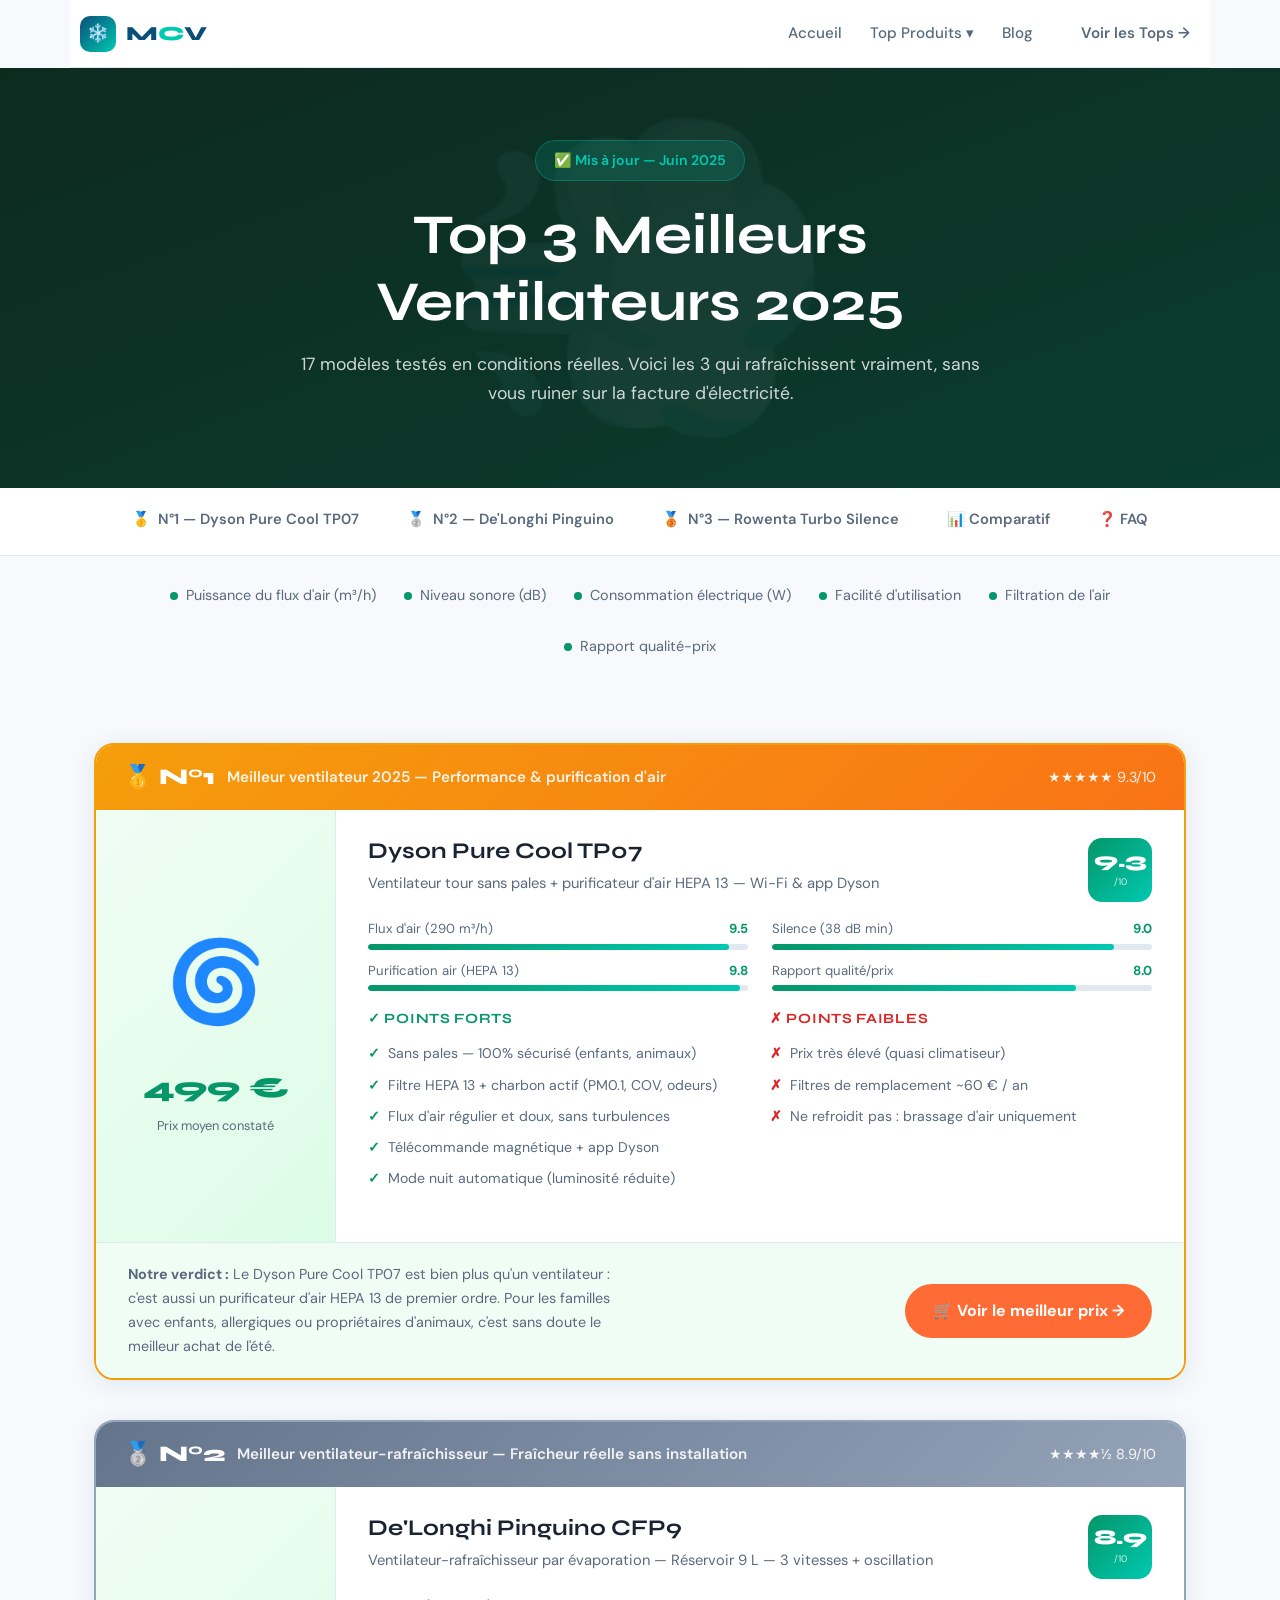
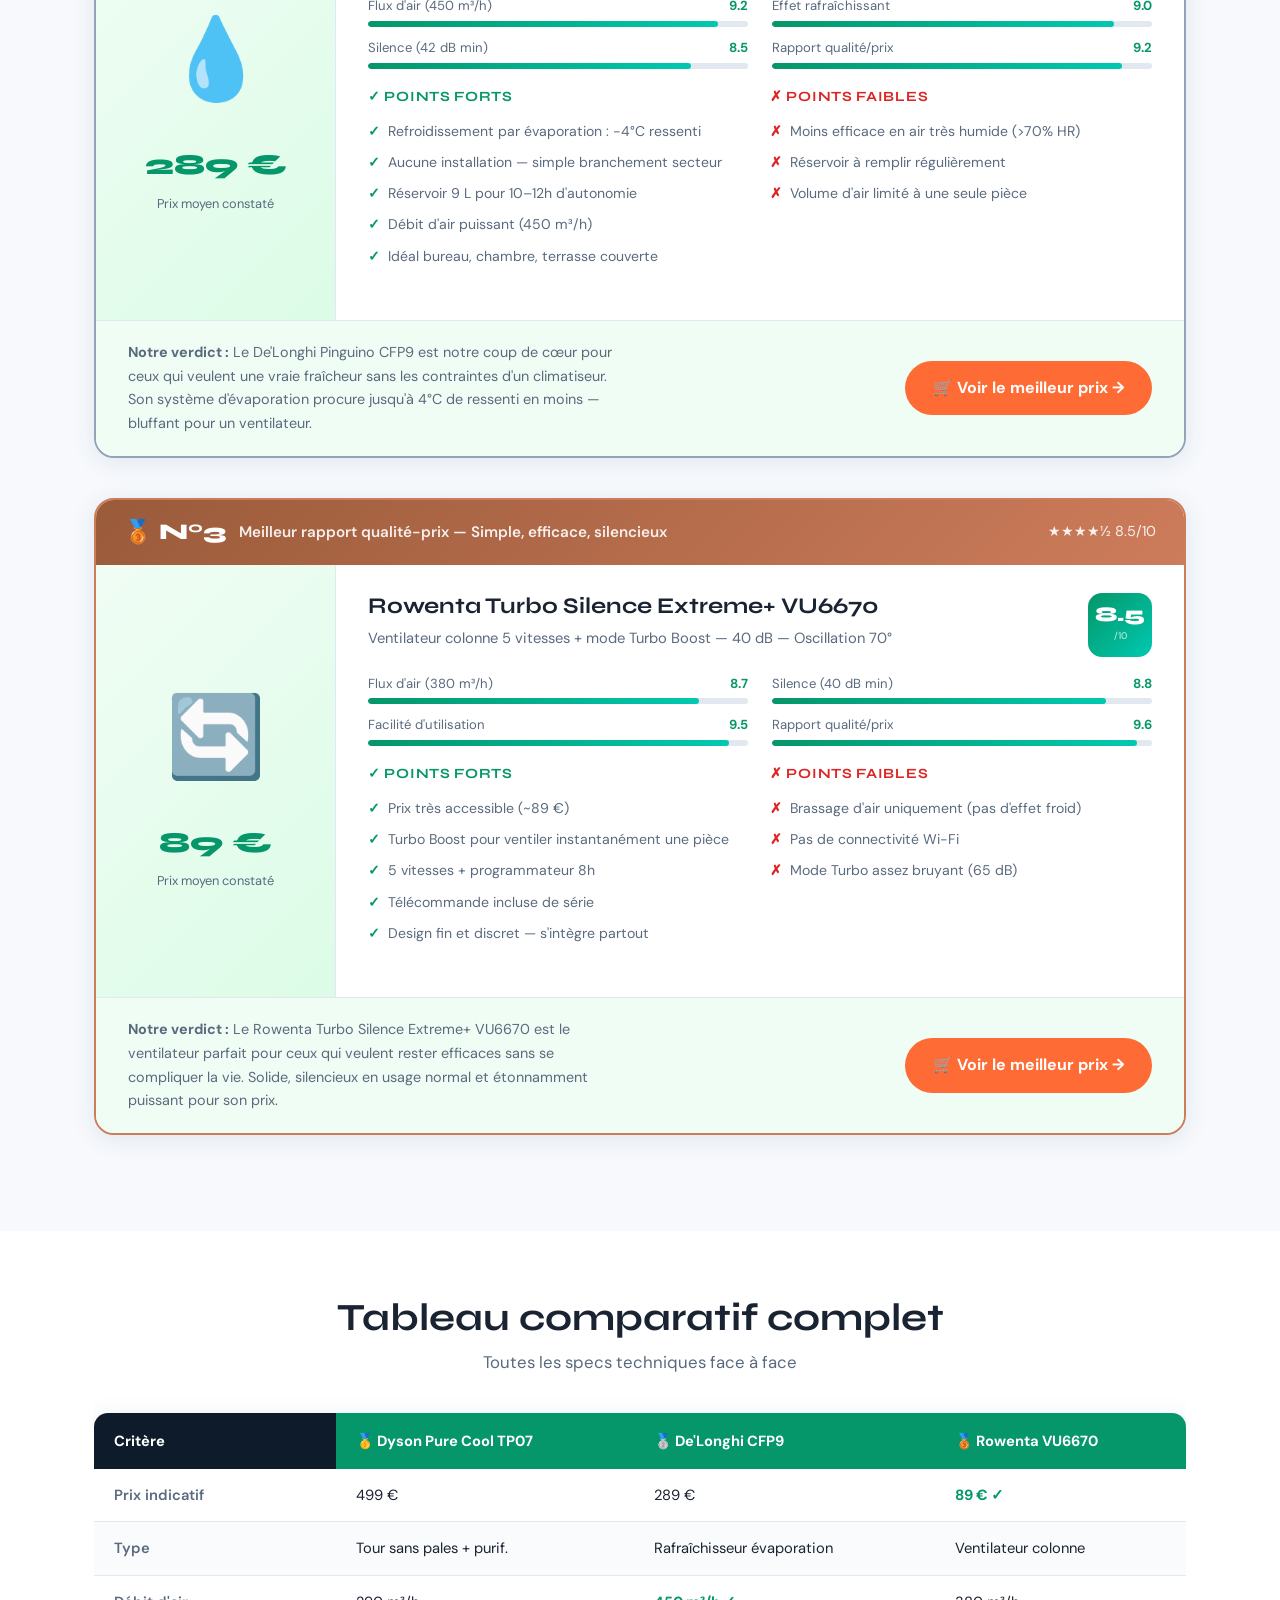
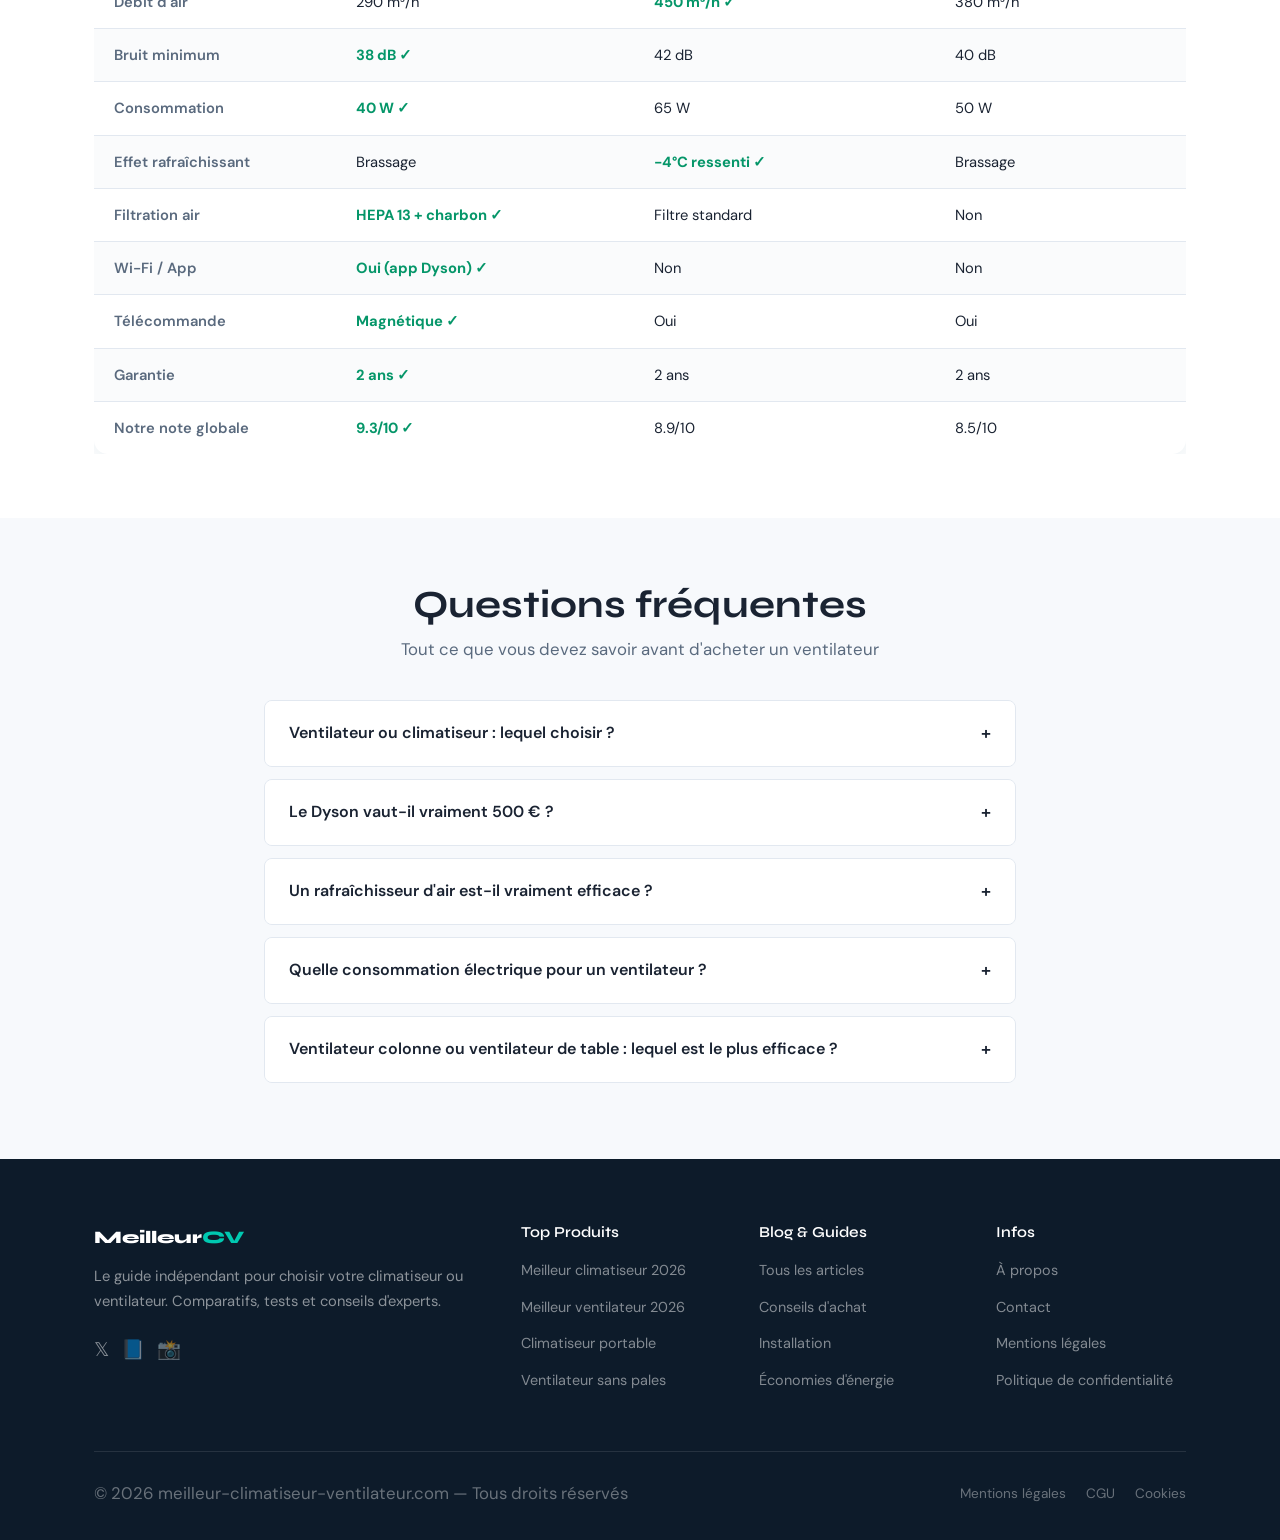
<file: top3-ventilateurs.html>
<!DOCTYPE html>
<html lang="fr">
<head>
  <meta charset="UTF-8">
  <meta name="viewport" content="width=device-width, initial-scale=1.0">
  <title>Top 3 Meilleurs Ventilateurs 2025 — Comparatif & Avis Experts</title>
  <meta name="description" content="Notre sélection des 3 meilleurs ventilateurs en 2025 : Dyson, De'Longhi, Rowenta. Comparatif complet avec notes, avantages, inconvénients et prix. Mis à jour juin 2025.">
  <meta name="robots" content="index, follow">
  <link rel="canonical" href="https://meilleur-climatiseur-ventilateur.com/top3-ventilateurs.html">
  <meta property="og:title" content="Top 3 Meilleurs Ventilateurs 2025 — Comparatif Experts">
  <meta property="og:description" content="Dyson, De'Longhi, Rowenta : on a testé les meilleurs ventilateurs 2025. Lequel vaut votre argent ?">
  <meta property="og:type" content="article">
  <link rel="preconnect" href="https://fonts.googleapis.com">
  <link href="https://fonts.googleapis.com/css2?family=Syne:wght@700;800&family=DM+Sans:ital,opsz,wght@0,9..40,400;0,9..40,500;0,9..40,600;1,9..40,400&display=swap" rel="stylesheet">
  <link rel="stylesheet" href="css/style.css">
  <style>
    .page-hero {
      background: linear-gradient(160deg, #0d2a1f 0%, #0a3d2e 100%);
      color: var(--white); padding: 72px 0 80px; text-align: center;
      position: relative; overflow: hidden;
    }
    .page-hero::before {
      content: '💨'; position: absolute;
      font-size: 320px; opacity: 0.05; left: 50%; top: 50%;
      transform: translate(-50%,-50%);
    }
    .page-hero-inner { position: relative; z-index: 2; max-width: 720px; margin: 0 auto; }
    .page-hero p { font-size: 1.1rem; opacity: 0.8; margin-top: 14px; }
    .updated-tag {
      display: inline-flex; align-items: center; gap: 8px;
      background: rgba(0,201,177,0.15); border: 1px solid rgba(0,201,177,0.3);
      color: var(--accent); padding: 8px 18px; border-radius: 50px;
      font-size: 0.88rem; font-weight: 600; margin-bottom: 20px;
    }
    .quick-nav { background: var(--white); border-bottom: 1px solid var(--border); position: sticky; top: 68px; z-index: 90; }
    .quick-nav-inner { display: flex; overflow-x: auto; scrollbar-width: none; }
    .quick-nav-inner::-webkit-scrollbar { display: none; }
    .qnav-item {
      display: flex; align-items: center; gap: 8px; padding: 16px 24px;
      font-weight: 600; font-size: 0.92rem; white-space: nowrap;
      border-bottom: 3px solid transparent; color: var(--text-muted);
      transition: all var(--transition); cursor: pointer;
    }
    .qnav-item:hover, .qnav-item.active { color: #059669; border-bottom-color: #059669; }
    .criteria-bar { background: var(--bg); padding: 28px 0; }
    .criteria-list { display: flex; align-items: center; gap: 28px; flex-wrap: wrap; justify-content: center; }
    .criteria-item { display: flex; align-items: center; gap: 8px; font-size: 0.9rem; color: var(--text-muted); }
    .criteria-dot { width: 8px; height: 8px; border-radius: 50%; background: #059669; }
    .products-section { padding: 56px 0; }
    .product-card {
      background: var(--white); border-radius: 20px; box-shadow: var(--shadow);
      overflow: hidden; margin-bottom: 40px; border: 2px solid transparent;
      transition: transform var(--transition), box-shadow var(--transition);
    }
    .product-card:hover { transform: translateY(-4px); box-shadow: var(--shadow-lg); }
    .product-card.rank-1 { border-color: #f59e0b; }
    .product-card.rank-2 { border-color: #94a3b8; }
    .product-card.rank-3 { border-color: #cd7c5b; }
    .card-ribbon { padding: 14px 28px; display: flex; align-items: center; gap: 12px; }
    .rank-1 .card-ribbon { background: linear-gradient(135deg, #f59e0b, #f97316); color: white; }
    .rank-2 .card-ribbon { background: linear-gradient(135deg, #64748b, #94a3b8); color: white; }
    .rank-3 .card-ribbon { background: linear-gradient(135deg, #9a5b3a, #cd7c5b); color: white; }
    .rank-badge { font-size: 1.4rem; font-weight: 800; font-family: var(--font-display); }
    .rank-label { font-weight: 600; font-size: 0.95rem; opacity: 0.9; }
    .ribbon-stars { margin-left: auto; color: rgba(255,255,255,0.9); font-size: 0.9rem; }
    .card-body { display: grid; grid-template-columns: 240px 1fr; }
    .card-img-zone {
      background: linear-gradient(135deg, #f0fdf4 0%, #dcfce7 100%);
      display: flex; flex-direction: column; align-items: center; justify-content: center;
      padding: 32px; min-height: 260px; border-right: 1px solid var(--border);
    }
    .product-emoji { font-size: 5rem; margin-bottom: 16px; }
    .product-price { font-family: var(--font-display); font-size: 1.8rem; font-weight: 800; color: #059669; }
    .price-note { font-size: 0.8rem; color: var(--text-muted); margin-top: 4px; }
    .card-content { padding: 28px 32px; }
    .product-header { display: flex; align-items: flex-start; justify-content: space-between; gap: 16px; margin-bottom: 16px; }
    .product-name { font-size: 1.4rem; margin-bottom: 6px; }
    .product-subtitle { font-size: 0.92rem; color: var(--text-muted); }
    .overall-score {
      flex-shrink: 0; width: 64px; height: 64px; border-radius: 14px;
      background: linear-gradient(135deg, #059669, #00c9b1);
      display: flex; flex-direction: column; align-items: center; justify-content: center; color: white;
    }
    .score-num { font-family: var(--font-display); font-size: 1.3rem; font-weight: 800; line-height: 1; }
    .score-label { font-size: 0.6rem; opacity: 0.8; margin-top: 2px; }
    .score-bars { display: grid; grid-template-columns: 1fr 1fr; gap: 10px 24px; margin-bottom: 20px; }
    .score-bar-header { display: flex; justify-content: space-between; font-size: 0.82rem; margin-bottom: 4px; }
    .score-bar-label { color: var(--text-muted); }
    .score-bar-val { font-weight: 700; color: #059669; }
    .score-bar-track { height: 6px; background: var(--border); border-radius: 50px; overflow: hidden; }
    .score-bar-fill { height: 100%; border-radius: 50px; background: linear-gradient(90deg, #059669, #00c9b1); }
    .pros-cons { display: grid; grid-template-columns: 1fr 1fr; gap: 20px; margin-bottom: 20px; }
    .pros h4, .cons h4 { font-size: 0.88rem; font-weight: 700; margin-bottom: 10px; text-transform: uppercase; letter-spacing: 0.05em; }
    .pros h4 { color: #059669; }
    .cons h4 { color: #dc2626; }
    .pros ul, .cons ul { list-style: none; }
    .pros ul li, .cons ul li { font-size: 0.88rem; padding: 4px 0; display: flex; gap: 8px; align-items: flex-start; color: var(--text-muted); }
    .pros ul li::before { content: '✓'; color: #059669; font-weight: 700; flex-shrink: 0; }
    .cons ul li::before { content: '✗'; color: #dc2626; font-weight: 700; flex-shrink: 0; }
    .card-footer {
      padding: 20px 32px; background: #f0fdf4; border-top: 1px solid var(--border);
      display: flex; align-items: center; justify-content: space-between; gap: 16px; flex-wrap: wrap;
    }
    .verdict-text { font-size: 0.9rem; color: var(--text-muted); max-width: 500px; }
    .buy-btn {
      display: inline-flex; align-items: center; gap: 8px; background: var(--accent-warm);
      color: white; padding: 14px 28px; border-radius: 50px; font-weight: 700; font-size: 1rem;
      white-space: nowrap; flex-shrink: 0; transition: all var(--transition);
    }
    .buy-btn:hover { background: #e85a25; transform: translateY(-2px); box-shadow: 0 8px 24px rgba(255,107,53,0.4); }
    .comparison-section { background: var(--white); padding: 64px 0; }
    .comp-table { width: 100%; border-collapse: separate; border-spacing: 0; margin-top: 36px; border-radius: var(--radius); overflow: hidden; box-shadow: var(--shadow); }
    .comp-table th { background: #059669; color: white; padding: 16px 20px; font-size: 0.92rem; text-align: left; }
    .comp-table th:first-child { background: var(--bg-dark); }
    .comp-table td { padding: 14px 20px; font-size: 0.92rem; border-bottom: 1px solid var(--border); }
    .comp-table tr:last-child td { border-bottom: none; }
    .comp-table tr:nth-child(even) td { background: #fafbfc; }
    .comp-table td:first-child { font-weight: 600; color: var(--text-muted); }
    .best-val { color: #059669; font-weight: 700; }
    .faq-section { padding: 64px 0; }
    .faq-item { border: 1px solid var(--border); border-radius: var(--radius-sm); margin-bottom: 12px; overflow: hidden; }
    .faq-q { padding: 18px 24px; font-weight: 600; cursor: pointer; display: flex; justify-content: space-between; align-items: center; background: var(--white); transition: background var(--transition); }
    .faq-q:hover { background: #f0fdf4; }
    .faq-q .icon { font-size: 1.1rem; transition: transform var(--transition); }
    .faq-a { padding: 0 24px 18px; font-size: 0.95rem; color: var(--text-muted); display: none; line-height: 1.7; }
    .faq-item.open .faq-q { background: #f0fdf4; color: #059669; }
    .faq-item.open .faq-q .icon { transform: rotate(45deg); }
    .faq-item.open .faq-a { display: block; }
    @media (max-width: 768px) {
      .card-body { grid-template-columns: 1fr; }
      .card-img-zone { border-right: none; border-bottom: 1px solid var(--border); min-height: auto; flex-direction: row; gap: 20px; padding: 24px; }
      .score-bars, .pros-cons { grid-template-columns: 1fr; }
      .card-footer { flex-direction: column; }
      .buy-btn { width: 100%; justify-content: center; }
    }
  </style>
  <script type="application/ld+json">
  {
    "@context": "https://schema.org",
    "@type": "ItemList",
    "name": "Top 3 Meilleurs Ventilateurs 2025",
    "url": "https://meilleur-climatiseur-ventilateur.com/top3-ventilateurs.html",
    "numberOfItems": 3,
    "itemListElement": [
      { "@type": "ListItem", "position": 1, "name": "Dyson Pure Cool TP07", "url": "https://meilleur-climatiseur-ventilateur.com/top3-ventilateurs.html#produit-1" },
      { "@type": "ListItem", "position": 2, "name": "De'Longhi Pinguino CFP9", "url": "https://meilleur-climatiseur-ventilateur.com/top3-ventilateurs.html#produit-2" },
      { "@type": "ListItem", "position": 3, "name": "Rowenta Turbo Silence Extreme+", "url": "https://meilleur-climatiseur-ventilateur.com/top3-ventilateurs.html#produit-3" }
    ]
  }
  </script>
</head>
<body>

  <div class="page-hero">
    <div class="page-hero-inner">
      <div class="updated-tag">✅ Mis à jour — Juin 2025</div>
      <h1>Top 3 Meilleurs Ventilateurs 2025</h1>
      <p>17 modèles testés en conditions réelles. Voici les 3 qui rafraîchissent vraiment, sans vous ruiner sur la facture d'électricité.</p>
    </div>
  </div>

  <nav class="quick-nav">
    <div class="container">
      <div class="quick-nav-inner">
        <a href="#produit-1" class="qnav-item active"><span>🥇</span> N°1 — Dyson Pure Cool TP07</a>
        <a href="#produit-2" class="qnav-item"><span>🥈</span> N°2 — De'Longhi Pinguino</a>
        <a href="#produit-3" class="qnav-item"><span>🥉</span> N°3 — Rowenta Turbo Silence</a>
        <a href="#comparatif" class="qnav-item">📊 Comparatif</a>
        <a href="#faq" class="qnav-item">❓ FAQ</a>
      </div>
    </div>
  </nav>

  <div class="criteria-bar">
    <div class="container">
      <div class="criteria-list">
        <div class="criteria-item"><span class="criteria-dot"></span>Puissance du flux d'air (m³/h)</div>
        <div class="criteria-item"><span class="criteria-dot"></span>Niveau sonore (dB)</div>
        <div class="criteria-item"><span class="criteria-dot"></span>Consommation électrique (W)</div>
        <div class="criteria-item"><span class="criteria-dot"></span>Facilité d'utilisation</div>
        <div class="criteria-item"><span class="criteria-dot"></span>Filtration de l'air</div>
        <div class="criteria-item"><span class="criteria-dot"></span>Rapport qualité-prix</div>
      </div>
    </div>
  </div>

  <section class="products-section">
    <div class="container">

      <!-- N°1 Dyson Pure Cool TP07 -->
      <div class="product-card rank-1 animate-in" id="produit-1">
        <div class="card-ribbon">
          <div class="rank-badge">🥇 N°1</div>
          <div class="rank-label">Meilleur ventilateur 2025 — Performance & purification d'air</div>
          <div class="ribbon-stars">★★★★★ 9.3/10</div>
        </div>
        <div class="card-body">
          <div class="card-img-zone">
            <div class="product-emoji">🌀</div>
            <div class="product-price">499 €</div>
            <div class="price-note">Prix moyen constaté</div>
          </div>
          <div class="card-content">
            <div class="product-header">
              <div>
                <h2 class="product-name">Dyson Pure Cool TP07</h2>
                <div class="product-subtitle">Ventilateur tour sans pales + purificateur d'air HEPA 13 — Wi-Fi & app Dyson</div>
              </div>
              <div class="overall-score"><div class="score-num">9.3</div><div class="score-label">/10</div></div>
            </div>
            <div class="score-bars">
              <div class="score-bar-item">
                <div class="score-bar-header"><span class="score-bar-label">Flux d'air (290 m³/h)</span><span class="score-bar-val">9.5</span></div>
                <div class="score-bar-track"><div class="score-bar-fill" style="width:95%"></div></div>
              </div>
              <div class="score-bar-item">
                <div class="score-bar-header"><span class="score-bar-label">Silence (38 dB min)</span><span class="score-bar-val">9.0</span></div>
                <div class="score-bar-track"><div class="score-bar-fill" style="width:90%"></div></div>
              </div>
              <div class="score-bar-item">
                <div class="score-bar-header"><span class="score-bar-label">Purification air (HEPA 13)</span><span class="score-bar-val">9.8</span></div>
                <div class="score-bar-track"><div class="score-bar-fill" style="width:98%"></div></div>
              </div>
              <div class="score-bar-item">
                <div class="score-bar-header"><span class="score-bar-label">Rapport qualité/prix</span><span class="score-bar-val">8.0</span></div>
                <div class="score-bar-track"><div class="score-bar-fill" style="width:80%"></div></div>
              </div>
            </div>
            <div class="pros-cons">
              <div class="pros">
                <h4>✓ Points forts</h4>
                <ul>
                  <li>Sans pales — 100% sécurisé (enfants, animaux)</li>
                  <li>Filtre HEPA 13 + charbon actif (PM0.1, COV, odeurs)</li>
                  <li>Flux d'air régulier et doux, sans turbulences</li>
                  <li>Télécommande magnétique + app Dyson</li>
                  <li>Mode nuit automatique (luminosité réduite)</li>
                </ul>
              </div>
              <div class="cons">
                <h4>✗ Points faibles</h4>
                <ul>
                  <li>Prix très élevé (quasi climatiseur)</li>
                  <li>Filtres de remplacement ~60 € / an</li>
                  <li>Ne refroidit pas : brassage d'air uniquement</li>
                </ul>
              </div>
            </div>
          </div>
        </div>
        <div class="card-footer">
          <p class="verdict-text"><strong>Notre verdict :</strong> Le Dyson Pure Cool TP07 est bien plus qu'un ventilateur : c'est aussi un purificateur d'air HEPA 13 de premier ordre. Pour les familles avec enfants, allergiques ou propriétaires d'animaux, c'est sans doute le meilleur achat de l'été.</p>
          <a href="#" class="buy-btn" rel="nofollow sponsored">🛒 Voir le meilleur prix →</a>
        </div>
      </div>

      <!-- N°2 De'Longhi Pinguino CFP9 -->
      <div class="product-card rank-2 animate-in" id="produit-2">
        <div class="card-ribbon">
          <div class="rank-badge">🥈 N°2</div>
          <div class="rank-label">Meilleur ventilateur-rafraîchisseur — Fraîcheur réelle sans installation</div>
          <div class="ribbon-stars">★★★★½ 8.9/10</div>
        </div>
        <div class="card-body">
          <div class="card-img-zone">
            <div class="product-emoji">💧</div>
            <div class="product-price">289 €</div>
            <div class="price-note">Prix moyen constaté</div>
          </div>
          <div class="card-content">
            <div class="product-header">
              <div>
                <h2 class="product-name">De'Longhi Pinguino CFP9</h2>
                <div class="product-subtitle">Ventilateur-rafraîchisseur par évaporation — Réservoir 9 L — 3 vitesses + oscillation</div>
              </div>
              <div class="overall-score"><div class="score-num">8.9</div><div class="score-label">/10</div></div>
            </div>
            <div class="score-bars">
              <div class="score-bar-item">
                <div class="score-bar-header"><span class="score-bar-label">Flux d'air (450 m³/h)</span><span class="score-bar-val">9.2</span></div>
                <div class="score-bar-track"><div class="score-bar-fill" style="width:92%"></div></div>
              </div>
              <div class="score-bar-item">
                <div class="score-bar-header"><span class="score-bar-label">Effet rafraîchissant</span><span class="score-bar-val">9.0</span></div>
                <div class="score-bar-track"><div class="score-bar-fill" style="width:90%"></div></div>
              </div>
              <div class="score-bar-item">
                <div class="score-bar-header"><span class="score-bar-label">Silence (42 dB min)</span><span class="score-bar-val">8.5</span></div>
                <div class="score-bar-track"><div class="score-bar-fill" style="width:85%"></div></div>
              </div>
              <div class="score-bar-item">
                <div class="score-bar-header"><span class="score-bar-label">Rapport qualité/prix</span><span class="score-bar-val">9.2</span></div>
                <div class="score-bar-track"><div class="score-bar-fill" style="width:92%"></div></div>
              </div>
            </div>
            <div class="pros-cons">
              <div class="pros">
                <h4>✓ Points forts</h4>
                <ul>
                  <li>Refroidissement par évaporation : -4°C ressenti</li>
                  <li>Aucune installation — simple branchement secteur</li>
                  <li>Réservoir 9 L pour 10–12h d'autonomie</li>
                  <li>Débit d'air puissant (450 m³/h)</li>
                  <li>Idéal bureau, chambre, terrasse couverte</li>
                </ul>
              </div>
              <div class="cons">
                <h4>✗ Points faibles</h4>
                <ul>
                  <li>Moins efficace en air très humide (>70% HR)</li>
                  <li>Réservoir à remplir régulièrement</li>
                  <li>Volume d'air limité à une seule pièce</li>
                </ul>
              </div>
            </div>
          </div>
        </div>
        <div class="card-footer">
          <p class="verdict-text"><strong>Notre verdict :</strong> Le De'Longhi Pinguino CFP9 est notre coup de cœur pour ceux qui veulent une vraie fraîcheur sans les contraintes d'un climatiseur. Son système d'évaporation procure jusqu'à 4°C de ressenti en moins — bluffant pour un ventilateur.</p>
          <a href="#" class="buy-btn" rel="nofollow sponsored">🛒 Voir le meilleur prix →</a>
        </div>
      </div>

      <!-- N°3 Rowenta Turbo Silence Extreme+ -->
      <div class="product-card rank-3 animate-in" id="produit-3">
        <div class="card-ribbon">
          <div class="rank-badge">🥉 N°3</div>
          <div class="rank-label">Meilleur rapport qualité-prix — Simple, efficace, silencieux</div>
          <div class="ribbon-stars">★★★★½ 8.5/10</div>
        </div>
        <div class="card-body">
          <div class="card-img-zone">
            <div class="product-emoji">🔄</div>
            <div class="product-price">89 €</div>
            <div class="price-note">Prix moyen constaté</div>
          </div>
          <div class="card-content">
            <div class="product-header">
              <div>
                <h2 class="product-name">Rowenta Turbo Silence Extreme+ VU6670</h2>
                <div class="product-subtitle">Ventilateur colonne 5 vitesses + mode Turbo Boost — 40 dB — Oscillation 70°</div>
              </div>
              <div class="overall-score"><div class="score-num">8.5</div><div class="score-label">/10</div></div>
            </div>
            <div class="score-bars">
              <div class="score-bar-item">
                <div class="score-bar-header"><span class="score-bar-label">Flux d'air (380 m³/h)</span><span class="score-bar-val">8.7</span></div>
                <div class="score-bar-track"><div class="score-bar-fill" style="width:87%"></div></div>
              </div>
              <div class="score-bar-item">
                <div class="score-bar-header"><span class="score-bar-label">Silence (40 dB min)</span><span class="score-bar-val">8.8</span></div>
                <div class="score-bar-track"><div class="score-bar-fill" style="width:88%"></div></div>
              </div>
              <div class="score-bar-item">
                <div class="score-bar-header"><span class="score-bar-label">Facilité d'utilisation</span><span class="score-bar-val">9.5</span></div>
                <div class="score-bar-track"><div class="score-bar-fill" style="width:95%"></div></div>
              </div>
              <div class="score-bar-item">
                <div class="score-bar-header"><span class="score-bar-label">Rapport qualité/prix</span><span class="score-bar-val">9.6</span></div>
                <div class="score-bar-track"><div class="score-bar-fill" style="width:96%"></div></div>
              </div>
            </div>
            <div class="pros-cons">
              <div class="pros">
                <h4>✓ Points forts</h4>
                <ul>
                  <li>Prix très accessible (~89 €)</li>
                  <li>Turbo Boost pour ventiler instantanément une pièce</li>
                  <li>5 vitesses + programmateur 8h</li>
                  <li>Télécommande incluse de série</li>
                  <li>Design fin et discret — s'intègre partout</li>
                </ul>
              </div>
              <div class="cons">
                <h4>✗ Points faibles</h4>
                <ul>
                  <li>Brassage d'air uniquement (pas d'effet froid)</li>
                  <li>Pas de connectivité Wi-Fi</li>
                  <li>Mode Turbo assez bruyant (65 dB)</li>
                </ul>
              </div>
            </div>
          </div>
        </div>
        <div class="card-footer">
          <p class="verdict-text"><strong>Notre verdict :</strong> Le Rowenta Turbo Silence Extreme+ VU6670 est le ventilateur parfait pour ceux qui veulent rester efficaces sans se compliquer la vie. Solide, silencieux en usage normal et étonnamment puissant pour son prix.</p>
          <a href="#" class="buy-btn" rel="nofollow sponsored">🛒 Voir le meilleur prix →</a>
        </div>
      </div>

    </div>
  </section>

  <!-- COMPARATIF -->
  <section class="comparison-section" id="comparatif">
    <div class="container">
      <h2 style="text-align:center;margin-bottom:8px">Tableau comparatif complet</h2>
      <p style="text-align:center;color:var(--text-muted)">Toutes les specs techniques face à face</p>
      <div style="overflow-x:auto">
        <table class="comp-table">
          <thead>
            <tr>
              <th>Critère</th>
              <th>🥇 Dyson Pure Cool TP07</th>
              <th>🥈 De'Longhi CFP9</th>
              <th>🥉 Rowenta VU6670</th>
            </tr>
          </thead>
          <tbody>
            <tr><td>Prix indicatif</td><td>499 €</td><td>289 €</td><td class="best-val">89 € ✓</td></tr>
            <tr><td>Type</td><td>Tour sans pales + purif.</td><td>Rafraîchisseur évaporation</td><td>Ventilateur colonne</td></tr>
            <tr><td>Débit d'air</td><td>290 m³/h</td><td class="best-val">450 m³/h ✓</td><td>380 m³/h</td></tr>
            <tr><td>Bruit minimum</td><td class="best-val">38 dB ✓</td><td>42 dB</td><td>40 dB</td></tr>
            <tr><td>Consommation</td><td class="best-val">40 W ✓</td><td>65 W</td><td>50 W</td></tr>
            <tr><td>Effet rafraîchissant</td><td>Brassage</td><td class="best-val">-4°C ressenti ✓</td><td>Brassage</td></tr>
            <tr><td>Filtration air</td><td class="best-val">HEPA 13 + charbon ✓</td><td>Filtre standard</td><td>Non</td></tr>
            <tr><td>Wi-Fi / App</td><td class="best-val">Oui (app Dyson) ✓</td><td>Non</td><td>Non</td></tr>
            <tr><td>Télécommande</td><td class="best-val">Magnétique ✓</td><td>Oui</td><td>Oui</td></tr>
            <tr><td>Garantie</td><td class="best-val">2 ans ✓</td><td>2 ans</td><td>2 ans</td></tr>
            <tr><td>Notre note globale</td><td class="best-val">9.3/10 ✓</td><td>8.9/10</td><td>8.5/10</td></tr>
          </tbody>
        </table>
      </div>
    </div>
  </section>

  <!-- FAQ -->
  <section class="faq-section" id="faq">
    <div class="container" style="max-width:800px">
      <h2 style="text-align:center;margin-bottom:8px">Questions fréquentes</h2>
      <p style="text-align:center;color:var(--text-muted);margin-bottom:36px">Tout ce que vous devez savoir avant d'acheter un ventilateur</p>
      <div class="faq-item">
        <div class="faq-q" onclick="toggleFaq(this)">Ventilateur ou climatiseur : lequel choisir ? <span class="icon">+</span></div>
        <div class="faq-a">Un ventilateur brasse l'air mais ne le refroidit pas réellement : il crée un effet de refroidissement par évaporation de votre transpiration, efficace jusqu'à environ 35°C. Au-delà ou dans une pièce mal ventilée, un climatiseur est indispensable. Le ventilateur consomme 10 à 20 fois moins d'électricité qu'un climatiseur.</div>
      </div>
      <div class="faq-item">
        <div class="faq-q" onclick="toggleFaq(this)">Le Dyson vaut-il vraiment 500 € ? <span class="icon">+</span></div>
        <div class="faq-a">Si vous avez des allergies, un enfant en bas âge ou un animal de compagnie, oui. Le filtre HEPA 13 élimine 99,97% des particules (PM0.1), des allergènes et des COV. C'est en réalité deux appareils en un (purificateur + ventilateur). Si vous n'avez pas ces besoins, le Rowenta à 89 € fait parfaitement le travail.</div>
      </div>
      <div class="faq-item">
        <div class="faq-q" onclick="toggleFaq(this)">Un rafraîchisseur d'air est-il vraiment efficace ? <span class="icon">+</span></div>
        <div class="faq-a">Oui, mais sous conditions. Le rafraîchisseur par évaporation (comme le De'Longhi Pinguino) est très efficace en air sec (humidité relative inférieure à 60%). Dans le sud de la France en juillet, l'effet est notable. En Bretagne ou pendant les orages, beaucoup moins. En été à Paris, les résultats sont variables selon les jours.</div>
      </div>
      <div class="faq-item">
        <div class="faq-q" onclick="toggleFaq(this)">Quelle consommation électrique pour un ventilateur ? <span class="icon">+</span></div>
        <div class="faq-a">Un ventilateur consomme entre 30 W (tour sans pales) et 80 W (puissant). À 0,25 €/kWh (tarif réglementé 2025), 8h d'utilisation quotidienne revient à 0,06 € à 0,16 € par jour — soit 5 à 15 € pour tout l'été. À titre de comparaison, un climatiseur revient à 0,50 à 1,50 € par jour d'utilisation.</div>
      </div>
      <div class="faq-item">
        <div class="faq-q" onclick="toggleFaq(this)">Ventilateur colonne ou ventilateur de table : lequel est le plus efficace ? <span class="icon">+</span></div>
        <div class="faq-a">Le ventilateur colonne diffuse l'air sur toute la hauteur de la pièce, ce qui est idéal pour ventiler uniformément. Le ventilateur de table concentre le flux sur une zone précise — parfait pour travailler ou dormir. Pour une chambre, la colonne est généralement préférable. Pour un bureau, le modèle de table suffit.</div>
      </div>
    </div>
  </section>

  <script src="js/components.js"></script>
  <script>
    function toggleFaq(el) { el.parentElement.classList.toggle('open'); }
    const sections = document.querySelectorAll('[id^="produit-"], #comparatif, #faq');
    const qnavItems = document.querySelectorAll('.qnav-item');
    window.addEventListener('scroll', () => {
      let current = '';
      sections.forEach(s => { if (window.scrollY >= s.offsetTop - 120) current = s.id; });
      qnavItems.forEach(item => {
        item.classList.remove('active');
        if (item.getAttribute('href') === '#' + current) item.classList.add('active');
      });
    });
  </script>
</body>
</html>
</file>
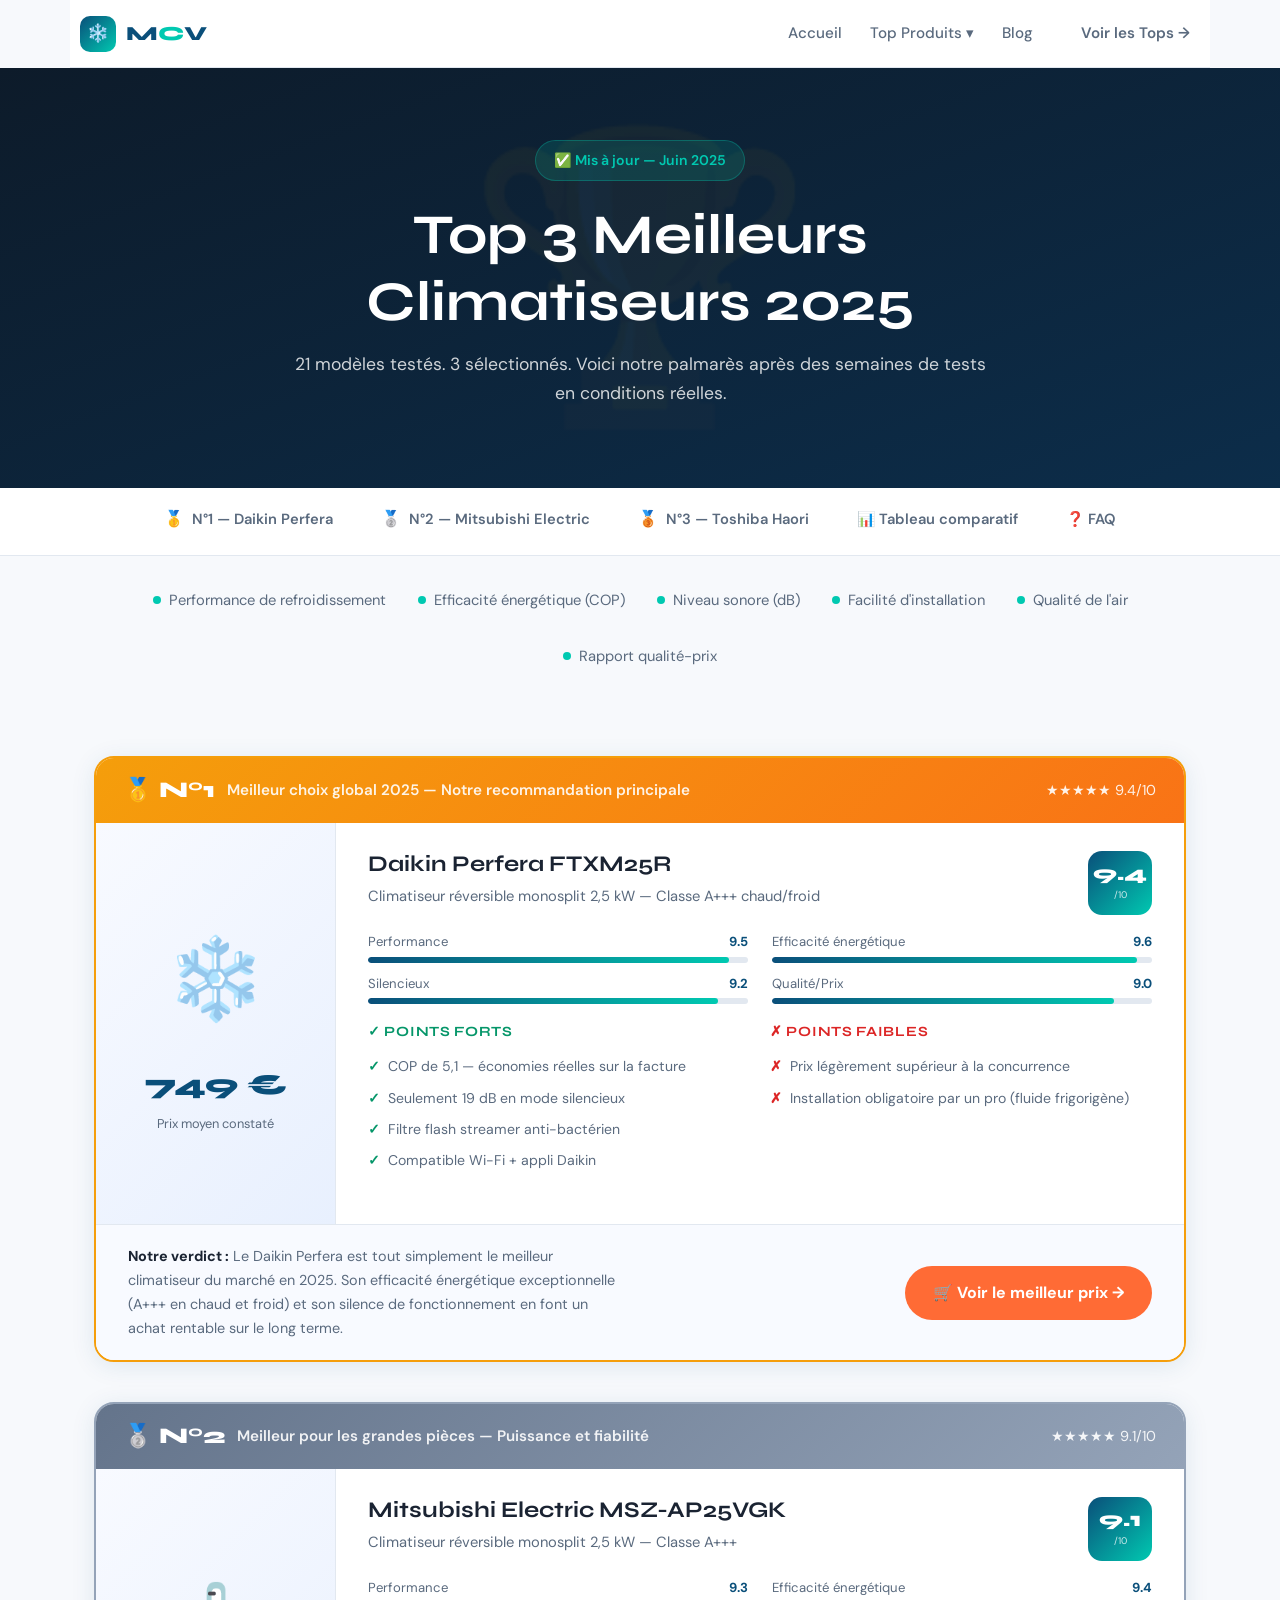
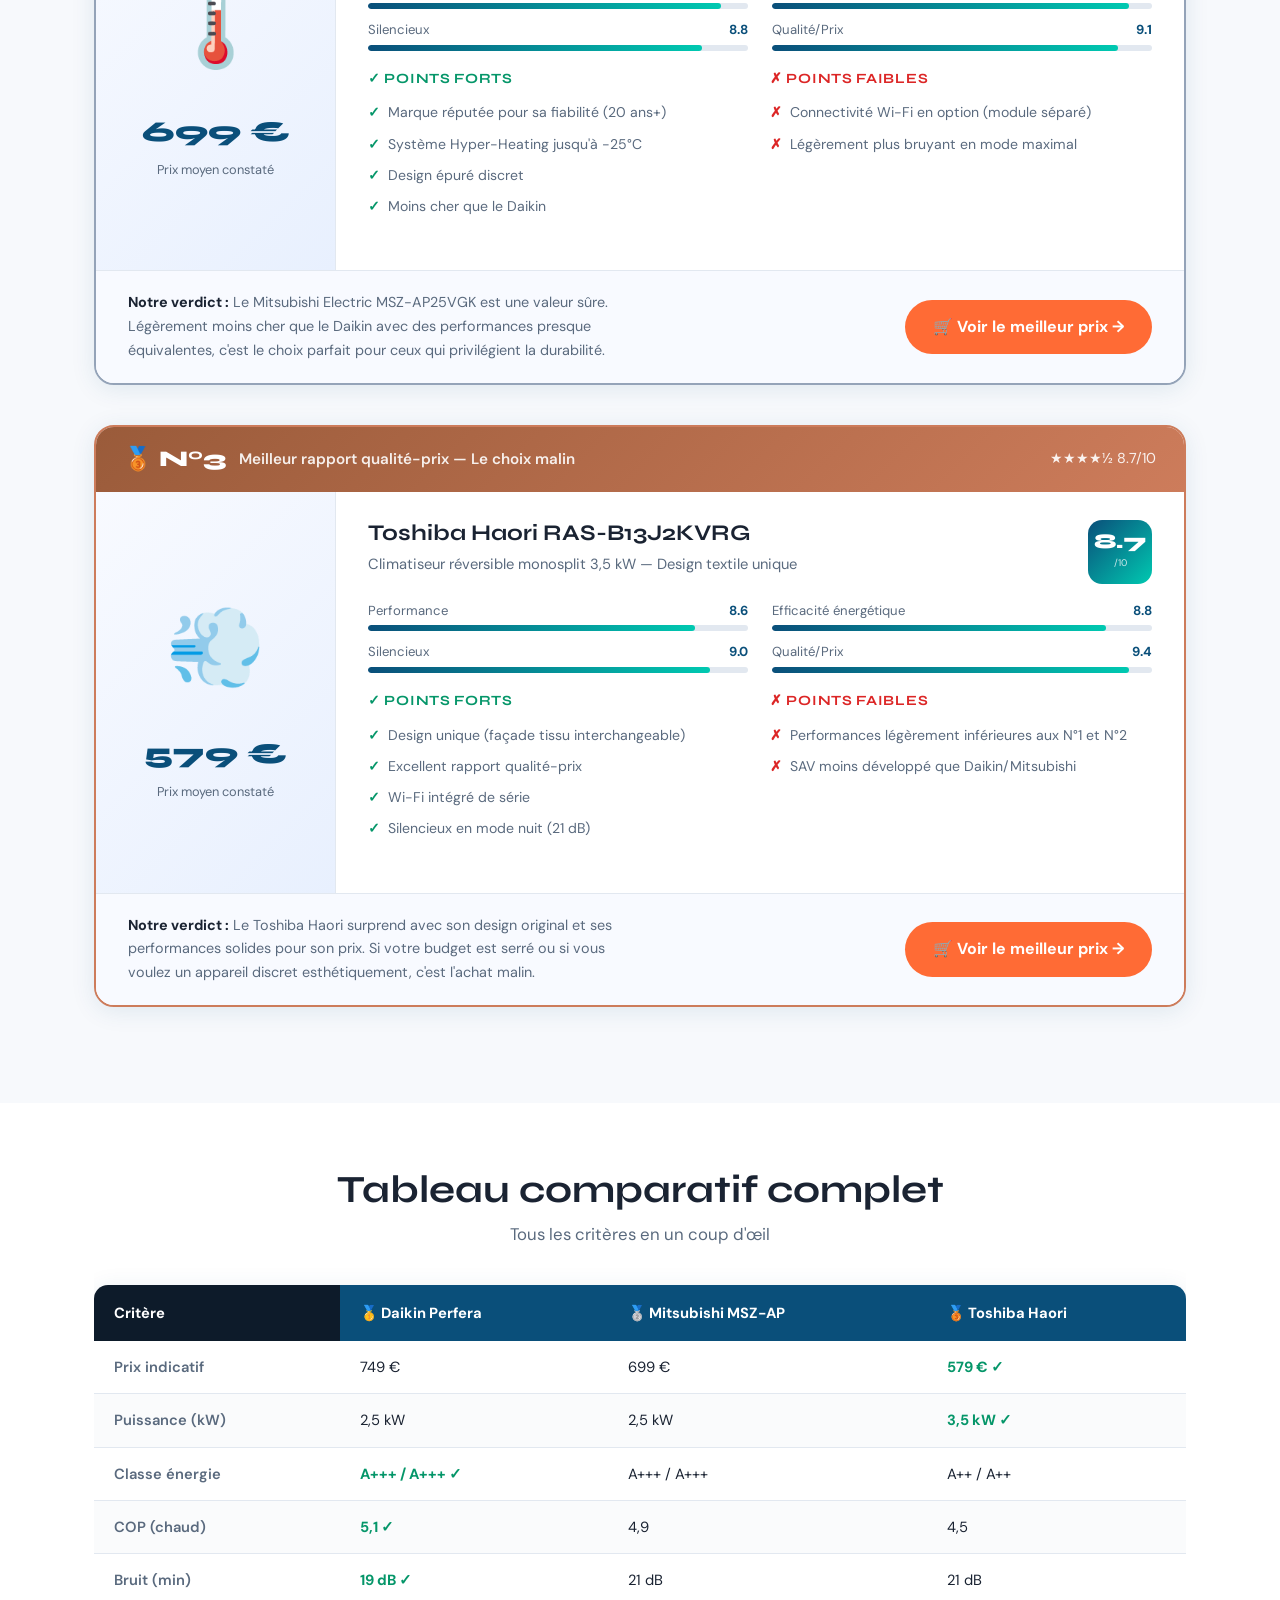
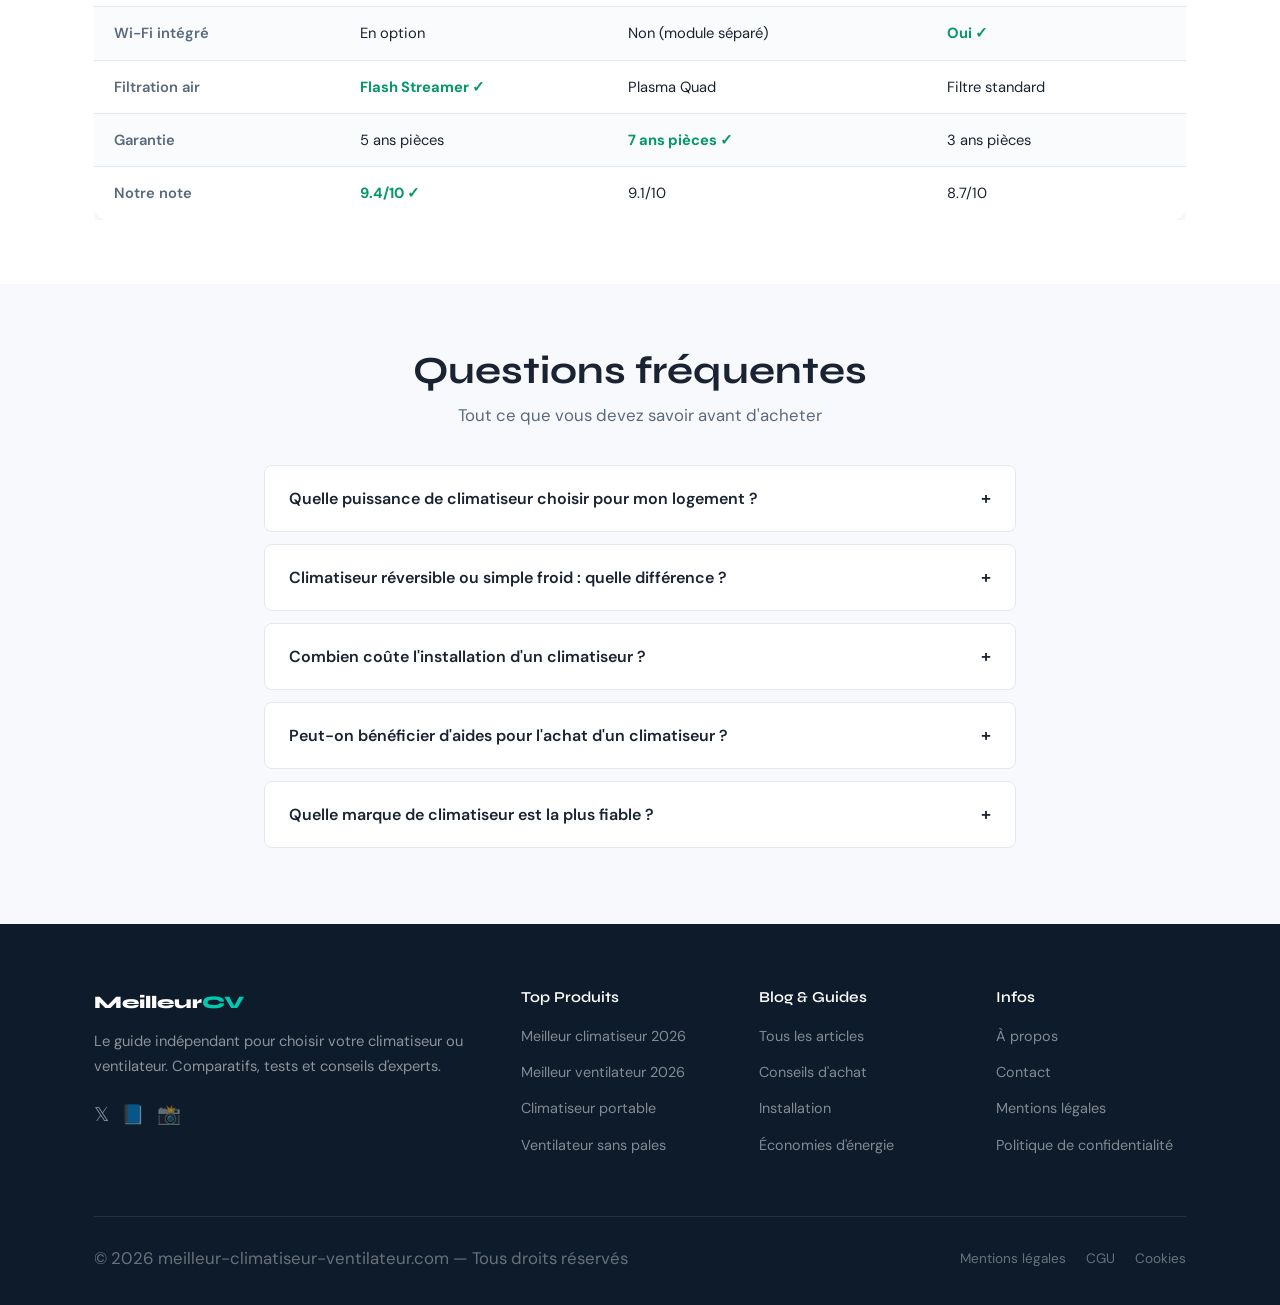
<file: top3.html>
<!DOCTYPE html>
<html lang="fr">
<head>
  <meta charset="UTF-8">
  <meta name="viewport" content="width=device-width, initial-scale=1.0">
  <title>Top 3 Meilleurs Climatiseurs 2025 — Comparatif & Avis Experts</title>
  <meta name="description" content="Notre sélection des 3 meilleurs climatiseurs en 2025. Comparatif complet avec notes, avantages, inconvénients et prix. Mis à jour juin 2025.">
  <meta name="robots" content="index, follow">
  <link rel="canonical" href="https://meilleur-climatiseur-ventilateur.com/top3.html">
  <meta property="og:title" content="Top 3 Meilleurs Climatiseurs 2025 — Comparatif Experts">
  <meta property="og:description" content="Notre sélection des 3 meilleurs climatiseurs testés en 2025. Notes, avantages, prix.">
  <meta property="og:type" content="article">
  <link rel="preconnect" href="https://fonts.googleapis.com">
  <link href="https://fonts.googleapis.com/css2?family=Syne:wght@700;800&family=DM+Sans:ital,opsz,wght@0,9..40,400;0,9..40,500;0,9..40,600;1,9..40,400&display=swap" rel="stylesheet">
  <link rel="stylesheet" href="css/style.css">
  <style>
    /* ===== PAGE HERO ===== */
    .page-hero {
      background: linear-gradient(160deg, var(--bg-dark) 0%, #0c2d4a 100%);
      color: var(--white); padding: 72px 0 80px; text-align: center;
      position: relative; overflow: hidden;
    }
    .page-hero::before {
      content: '🏆'; position: absolute;
      font-size: 280px; opacity: 0.04; left: 50%; top: 50%;
      transform: translate(-50%,-50%);
    }
    .page-hero-inner { position: relative; z-index: 2; max-width: 700px; margin: 0 auto; }
    .page-hero p { font-size: 1.1rem; opacity: 0.8; margin-top: 14px; }
    .updated-tag {
      display: inline-flex; align-items: center; gap: 8px;
      background: rgba(0,201,177,0.15); border: 1px solid rgba(0,201,177,0.3);
      color: var(--accent); padding: 8px 18px; border-radius: 50px;
      font-size: 0.88rem; font-weight: 600; margin-bottom: 20px;
    }

    /* ===== QUICK NAV ===== */
    .quick-nav {
      background: var(--white); border-bottom: 1px solid var(--border);
      position: sticky; top: 68px; z-index: 90; padding: 0;
    }
    .quick-nav-inner {
      display: flex; gap: 0; overflow-x: auto;
      scrollbar-width: none;
    }
    .quick-nav-inner::-webkit-scrollbar { display: none; }
    .qnav-item {
      display: flex; align-items: center; gap: 8px;
      padding: 16px 24px; font-weight: 600; font-size: 0.92rem;
      white-space: nowrap; border-bottom: 3px solid transparent;
      color: var(--text-muted); transition: all var(--transition);
      cursor: pointer;
    }
    .qnav-item:hover, .qnav-item.active {
      color: var(--primary); border-bottom-color: var(--primary);
    }
    .qnav-rank { font-size: 1rem; }

    /* ===== CRITERIA BAR ===== */
    .criteria-bar { background: var(--bg); padding: 32px 0; }
    .criteria-list {
      display: flex; align-items: center; gap: 32px;
      flex-wrap: wrap; justify-content: center;
    }
    .criteria-item { display: flex; align-items: center; gap: 8px; font-size: 0.92rem; color: var(--text-muted); }
    .criteria-dot { width: 8px; height: 8px; border-radius: 50%; background: var(--accent); }

    /* ===== PRODUCT CARDS ===== */
    .products-section { padding: 56px 0; }
    .product-card {
      background: var(--white); border-radius: 20px;
      box-shadow: var(--shadow); overflow: hidden;
      margin-bottom: 40px; border: 2px solid transparent;
      transition: transform var(--transition), box-shadow var(--transition);
    }
    .product-card:hover { transform: translateY(-4px); box-shadow: var(--shadow-lg); }
    .product-card.rank-1 { border-color: #f59e0b; }
    .product-card.rank-2 { border-color: #94a3b8; }
    .product-card.rank-3 { border-color: #cd7c5b; }

    /* Card header ribbon */
    .card-ribbon {
      padding: 14px 28px; display: flex; align-items: center; gap: 12px;
    }
    .rank-1 .card-ribbon { background: linear-gradient(135deg, #f59e0b, #f97316); color: white; }
    .rank-2 .card-ribbon { background: linear-gradient(135deg, #64748b, #94a3b8); color: white; }
    .rank-3 .card-ribbon { background: linear-gradient(135deg, #9a5b3a, #cd7c5b); color: white; }
    .rank-badge { font-size: 1.4rem; font-weight: 800; font-family: var(--font-display); }
    .rank-label { font-weight: 600; font-size: 0.95rem; opacity: 0.9; }
    .ribbon-stars { margin-left: auto; color: rgba(255,255,255,0.9); font-size: 0.9rem; }

    /* Card body */
    .card-body { display: grid; grid-template-columns: 240px 1fr; gap: 0; }
    .card-img-zone {
      background: linear-gradient(135deg, #f8faff 0%, #e8f0fe 100%);
      display: flex; flex-direction: column; align-items: center; justify-content: center;
      padding: 32px; min-height: 260px;
      border-right: 1px solid var(--border);
    }
    .product-emoji { font-size: 5rem; margin-bottom: 16px; }
    .product-price {
      font-family: var(--font-display); font-size: 1.8rem; font-weight: 800;
      color: var(--primary);
    }
    .price-note { font-size: 0.8rem; color: var(--text-muted); margin-top: 4px; }

    /* Card content */
    .card-content { padding: 28px 32px; }
    .product-header { display: flex; align-items: flex-start; justify-content: space-between; gap: 16px; margin-bottom: 16px; }
    .product-name { font-size: 1.4rem; margin-bottom: 6px; }
    .product-subtitle { font-size: 0.92rem; color: var(--text-muted); }
    .overall-score {
      flex-shrink: 0; width: 64px; height: 64px; border-radius: 14px;
      background: linear-gradient(135deg, var(--primary), var(--accent));
      display: flex; flex-direction: column; align-items: center; justify-content: center;
      color: white;
    }
    .score-num { font-family: var(--font-display); font-size: 1.3rem; font-weight: 800; line-height: 1; }
    .score-label { font-size: 0.6rem; opacity: 0.8; margin-top: 2px; }

    /* Score bars */
    .score-bars { display: grid; grid-template-columns: 1fr 1fr; gap: 10px 24px; margin-bottom: 20px; }
    .score-bar-item { }
    .score-bar-header { display: flex; justify-content: space-between; font-size: 0.82rem; margin-bottom: 4px; }
    .score-bar-label { color: var(--text-muted); }
    .score-bar-val { font-weight: 700; color: var(--primary); }
    .score-bar-track { height: 6px; background: var(--border); border-radius: 50px; overflow: hidden; }
    .score-bar-fill { height: 100%; border-radius: 50px; background: linear-gradient(90deg, var(--primary), var(--accent)); transition: width 1s ease; }

    /* Pros/Cons */
    .pros-cons { display: grid; grid-template-columns: 1fr 1fr; gap: 20px; margin-bottom: 20px; }
    .pros, .cons { }
    .pros h4, .cons h4 { font-size: 0.88rem; font-weight: 700; margin-bottom: 10px; text-transform: uppercase; letter-spacing: 0.05em; }
    .pros h4 { color: #059669; }
    .cons h4 { color: #dc2626; }
    .pros ul, .cons ul { list-style: none; }
    .pros ul li, .cons ul li { font-size: 0.88rem; padding: 4px 0; display: flex; gap: 8px; align-items: flex-start; color: var(--text-muted); }
    .pros ul li::before { content: '✓'; color: #059669; font-weight: 700; flex-shrink: 0; }
    .cons ul li::before { content: '✗'; color: #dc2626; font-weight: 700; flex-shrink: 0; }

    /* Card footer */
    .card-footer {
      padding: 20px 32px; background: #f8faff;
      border-top: 1px solid var(--border);
      display: flex; align-items: center; justify-content: space-between; gap: 16px; flex-wrap: wrap;
    }
    .verdict-text { font-size: 0.9rem; color: var(--text-muted); max-width: 500px; }
    .verdict-text strong { color: var(--text); }
    .buy-btn {
      display: inline-flex; align-items: center; gap: 8px;
      background: var(--accent-warm); color: white; padding: 14px 28px; border-radius: 50px;
      font-weight: 700; font-size: 1rem; white-space: nowrap; flex-shrink: 0;
      transition: all var(--transition);
    }
    .buy-btn:hover { background: #e85a25; transform: translateY(-2px); box-shadow: 0 8px 24px rgba(255,107,53,0.4); }

    /* ===== COMPARISON TABLE ===== */
    .comparison-section { background: var(--white); padding: 64px 0; }
    .comp-table { width: 100%; border-collapse: separate; border-spacing: 0; margin-top: 36px; border-radius: var(--radius); overflow: hidden; box-shadow: var(--shadow); }
    .comp-table th { background: var(--primary); color: white; padding: 16px 20px; font-size: 0.92rem; text-align: left; }
    .comp-table th:first-child { background: var(--bg-dark); }
    .comp-table td { padding: 14px 20px; font-size: 0.92rem; border-bottom: 1px solid var(--border); }
    .comp-table tr:last-child td { border-bottom: none; }
    .comp-table tr:nth-child(even) td { background: #fafbfc; }
    .comp-table td:first-child { font-weight: 600; color: var(--text-muted); }
    .best-val { color: #059669; font-weight: 700; }

    /* ===== FAQ ===== */
    .faq-section { padding: 64px 0; }
    .faq-item { border: 1px solid var(--border); border-radius: var(--radius-sm); margin-bottom: 12px; overflow: hidden; }
    .faq-q {
      padding: 18px 24px; font-weight: 600; cursor: pointer;
      display: flex; justify-content: space-between; align-items: center;
      background: var(--white); transition: background var(--transition);
    }
    .faq-q:hover { background: #f8faff; }
    .faq-q .icon { font-size: 1.1rem; transition: transform var(--transition); }
    .faq-a { padding: 0 24px 18px; font-size: 0.95rem; color: var(--text-muted); display: none; line-height: 1.7; }
    .faq-item.open .faq-q { background: #f8faff; color: var(--primary); }
    .faq-item.open .faq-q .icon { transform: rotate(45deg); }
    .faq-item.open .faq-a { display: block; }

    /* RESPONSIVE */
    @media (max-width: 768px) {
      .card-body { grid-template-columns: 1fr; }
      .card-img-zone { border-right: none; border-bottom: 1px solid var(--border); min-height: auto; padding: 24px; flex-direction: row; gap: 24px; }
      .score-bars { grid-template-columns: 1fr; }
      .pros-cons { grid-template-columns: 1fr; }
      .card-footer { flex-direction: column; }
      .buy-btn { width: 100%; justify-content: center; }
    }
  </style>
  <script type="application/ld+json">
  {
    "@context": "https://schema.org",
    "@type": "ItemList",
    "name": "Top 3 Meilleurs Climatiseurs 2025",
    "url": "https://meilleur-climatiseur-ventilateur.com/top3.html",
    "numberOfItems": 3,
    "itemListElement": [
      {
        "@type": "ListItem",
        "position": 1,
        "name": "Daikin Perfera 2,5kW",
        "url": "https://meilleur-climatiseur-ventilateur.com/top3.html#produit-1"
      },
      {
        "@type": "ListItem",
        "position": 2,
        "name": "Mitsubishi Electric MSZ-AP25VGK",
        "url": "https://meilleur-climatiseur-ventilateur.com/top3.html#produit-2"
      },
      {
        "@type": "ListItem",
        "position": 3,
        "name": "Toshiba Haori RAS-B13J2KVRG",
        "url": "https://meilleur-climatiseur-ventilateur.com/top3.html#produit-3"
      }
    ]
  }
  </script>
</head>
<body>

  <!-- Nav injected by JS -->

  <!-- PAGE HERO -->
  <div class="page-hero">
    <div class="page-hero-inner">
      <div class="updated-tag">✅ Mis à jour — Juin 2025</div>
      <h1>Top 3 Meilleurs Climatiseurs 2025</h1>
      <p>21 modèles testés. 3 sélectionnés. Voici notre palmarès après des semaines de tests en conditions réelles.</p>
    </div>
  </div>

  <!-- QUICK NAV -->
  <nav class="quick-nav">
    <div class="container">
      <div class="quick-nav-inner">
        <a href="#produit-1" class="qnav-item active"><span class="qnav-rank">🥇</span> N°1 — Daikin Perfera</a>
        <a href="#produit-2" class="qnav-item"><span class="qnav-rank">🥈</span> N°2 — Mitsubishi Electric</a>
        <a href="#produit-3" class="qnav-item"><span class="qnav-rank">🥉</span> N°3 — Toshiba Haori</a>
        <a href="#comparatif" class="qnav-item">📊 Tableau comparatif</a>
        <a href="#faq" class="qnav-item">❓ FAQ</a>
      </div>
    </div>
  </nav>

  <!-- CRITERIA -->
  <div class="criteria-bar">
    <div class="container">
      <div class="criteria-list">
        <div class="criteria-item"><span class="criteria-dot"></span>Performance de refroidissement</div>
        <div class="criteria-item"><span class="criteria-dot"></span>Efficacité énergétique (COP)</div>
        <div class="criteria-item"><span class="criteria-dot"></span>Niveau sonore (dB)</div>
        <div class="criteria-item"><span class="criteria-dot"></span>Facilité d'installation</div>
        <div class="criteria-item"><span class="criteria-dot"></span>Qualité de l'air</div>
        <div class="criteria-item"><span class="criteria-dot"></span>Rapport qualité-prix</div>
      </div>
    </div>
  </div>

  <!-- PRODUCTS -->
  <section class="products-section">
    <div class="container">

      <!-- PRODUIT 1 -->
      <div class="product-card rank-1 animate-in" id="produit-1">
        <div class="card-ribbon">
          <div class="rank-badge">🥇 N°1</div>
          <div class="rank-label">Meilleur choix global 2025 — Notre recommandation principale</div>
          <div class="ribbon-stars">★★★★★ 9.4/10</div>
        </div>
        <div class="card-body">
          <div class="card-img-zone">
            <div class="product-emoji">❄️</div>
            <div class="product-price">749 €</div>
            <div class="price-note">Prix moyen constaté</div>
          </div>
          <div class="card-content">
            <div class="product-header">
              <div>
                <h2 class="product-name">Daikin Perfera FTXM25R</h2>
                <div class="product-subtitle">Climatiseur réversible monosplit 2,5 kW — Classe A+++ chaud/froid</div>
              </div>
              <div class="overall-score">
                <div class="score-num">9.4</div>
                <div class="score-label">/10</div>
              </div>
            </div>
            <div class="score-bars">
              <div class="score-bar-item">
                <div class="score-bar-header"><span class="score-bar-label">Performance</span><span class="score-bar-val">9.5</span></div>
                <div class="score-bar-track"><div class="score-bar-fill" style="width:95%"></div></div>
              </div>
              <div class="score-bar-item">
                <div class="score-bar-header"><span class="score-bar-label">Efficacité énergétique</span><span class="score-bar-val">9.6</span></div>
                <div class="score-bar-track"><div class="score-bar-fill" style="width:96%"></div></div>
              </div>
              <div class="score-bar-item">
                <div class="score-bar-header"><span class="score-bar-label">Silencieux</span><span class="score-bar-val">9.2</span></div>
                <div class="score-bar-track"><div class="score-bar-fill" style="width:92%"></div></div>
              </div>
              <div class="score-bar-item">
                <div class="score-bar-header"><span class="score-bar-label">Qualité/Prix</span><span class="score-bar-val">9.0</span></div>
                <div class="score-bar-track"><div class="score-bar-fill" style="width:90%"></div></div>
              </div>
            </div>
            <div class="pros-cons">
              <div class="pros">
                <h4>✓ Points forts</h4>
                <ul>
                  <li>COP de 5,1 — économies réelles sur la facture</li>
                  <li>Seulement 19 dB en mode silencieux</li>
                  <li>Filtre flash streamer anti-bactérien</li>
                  <li>Compatible Wi-Fi + appli Daikin</li>
                </ul>
              </div>
              <div class="cons">
                <h4>✗ Points faibles</h4>
                <ul>
                  <li>Prix légèrement supérieur à la concurrence</li>
                  <li>Installation obligatoire par un pro (fluide frigorigène)</li>
                </ul>
              </div>
            </div>
          </div>
        </div>
        <div class="card-footer">
          <p class="verdict-text"><strong>Notre verdict :</strong> Le Daikin Perfera est tout simplement le meilleur climatiseur du marché en 2025. Son efficacité énergétique exceptionnelle (A+++ en chaud et froid) et son silence de fonctionnement en font un achat rentable sur le long terme.</p>
          <a href="#" class="buy-btn" rel="nofollow sponsored">🛒 Voir le meilleur prix →</a>
        </div>
      </div>

      <!-- PRODUIT 2 -->
      <div class="product-card rank-2 animate-in" id="produit-2">
        <div class="card-ribbon">
          <div class="rank-badge">🥈 N°2</div>
          <div class="rank-label">Meilleur pour les grandes pièces — Puissance et fiabilité</div>
          <div class="ribbon-stars">★★★★★ 9.1/10</div>
        </div>
        <div class="card-body">
          <div class="card-img-zone">
            <div class="product-emoji">🌡️</div>
            <div class="product-price">699 €</div>
            <div class="price-note">Prix moyen constaté</div>
          </div>
          <div class="card-content">
            <div class="product-header">
              <div>
                <h2 class="product-name">Mitsubishi Electric MSZ-AP25VGK</h2>
                <div class="product-subtitle">Climatiseur réversible monosplit 2,5 kW — Classe A+++</div>
              </div>
              <div class="overall-score">
                <div class="score-num">9.1</div>
                <div class="score-label">/10</div>
              </div>
            </div>
            <div class="score-bars">
              <div class="score-bar-item">
                <div class="score-bar-header"><span class="score-bar-label">Performance</span><span class="score-bar-val">9.3</span></div>
                <div class="score-bar-track"><div class="score-bar-fill" style="width:93%"></div></div>
              </div>
              <div class="score-bar-item">
                <div class="score-bar-header"><span class="score-bar-label">Efficacité énergétique</span><span class="score-bar-val">9.4</span></div>
                <div class="score-bar-track"><div class="score-bar-fill" style="width:94%"></div></div>
              </div>
              <div class="score-bar-item">
                <div class="score-bar-header"><span class="score-bar-label">Silencieux</span><span class="score-bar-val">8.8</span></div>
                <div class="score-bar-track"><div class="score-bar-fill" style="width:88%"></div></div>
              </div>
              <div class="score-bar-item">
                <div class="score-bar-header"><span class="score-bar-label">Qualité/Prix</span><span class="score-bar-val">9.1</span></div>
                <div class="score-bar-track"><div class="score-bar-fill" style="width:91%"></div></div>
              </div>
            </div>
            <div class="pros-cons">
              <div class="pros">
                <h4>✓ Points forts</h4>
                <ul>
                  <li>Marque réputée pour sa fiabilité (20 ans+)</li>
                  <li>Système Hyper-Heating jusqu'à -25°C</li>
                  <li>Design épuré discret</li>
                  <li>Moins cher que le Daikin</li>
                </ul>
              </div>
              <div class="cons">
                <h4>✗ Points faibles</h4>
                <ul>
                  <li>Connectivité Wi-Fi en option (module séparé)</li>
                  <li>Légèrement plus bruyant en mode maximal</li>
                </ul>
              </div>
            </div>
          </div>
        </div>
        <div class="card-footer">
          <p class="verdict-text"><strong>Notre verdict :</strong> Le Mitsubishi Electric MSZ-AP25VGK est une valeur sûre. Légèrement moins cher que le Daikin avec des performances presque équivalentes, c'est le choix parfait pour ceux qui privilégient la durabilité.</p>
          <a href="#" class="buy-btn" rel="nofollow sponsored">🛒 Voir le meilleur prix →</a>
        </div>
      </div>

      <!-- PRODUIT 3 -->
      <div class="product-card rank-3 animate-in" id="produit-3">
        <div class="card-ribbon">
          <div class="rank-badge">🥉 N°3</div>
          <div class="rank-label">Meilleur rapport qualité-prix — Le choix malin</div>
          <div class="ribbon-stars">★★★★½ 8.7/10</div>
        </div>
        <div class="card-body">
          <div class="card-img-zone">
            <div class="product-emoji">💨</div>
            <div class="product-price">579 €</div>
            <div class="price-note">Prix moyen constaté</div>
          </div>
          <div class="card-content">
            <div class="product-header">
              <div>
                <h2 class="product-name">Toshiba Haori RAS-B13J2KVRG</h2>
                <div class="product-subtitle">Climatiseur réversible monosplit 3,5 kW — Design textile unique</div>
              </div>
              <div class="overall-score">
                <div class="score-num">8.7</div>
                <div class="score-label">/10</div>
              </div>
            </div>
            <div class="score-bars">
              <div class="score-bar-item">
                <div class="score-bar-header"><span class="score-bar-label">Performance</span><span class="score-bar-val">8.6</span></div>
                <div class="score-bar-track"><div class="score-bar-fill" style="width:86%"></div></div>
              </div>
              <div class="score-bar-item">
                <div class="score-bar-header"><span class="score-bar-label">Efficacité énergétique</span><span class="score-bar-val">8.8</span></div>
                <div class="score-bar-track"><div class="score-bar-fill" style="width:88%"></div></div>
              </div>
              <div class="score-bar-item">
                <div class="score-bar-header"><span class="score-bar-label">Silencieux</span><span class="score-bar-val">9.0</span></div>
                <div class="score-bar-track"><div class="score-bar-fill" style="width:90%"></div></div>
              </div>
              <div class="score-bar-item">
                <div class="score-bar-header"><span class="score-bar-label">Qualité/Prix</span><span class="score-bar-val">9.4</span></div>
                <div class="score-bar-track"><div class="score-bar-fill" style="width:94%"></div></div>
              </div>
            </div>
            <div class="pros-cons">
              <div class="pros">
                <h4>✓ Points forts</h4>
                <ul>
                  <li>Design unique (façade tissu interchangeable)</li>
                  <li>Excellent rapport qualité-prix</li>
                  <li>Wi-Fi intégré de série</li>
                  <li>Silencieux en mode nuit (21 dB)</li>
                </ul>
              </div>
              <div class="cons">
                <h4>✗ Points faibles</h4>
                <ul>
                  <li>Performances légèrement inférieures aux N°1 et N°2</li>
                  <li>SAV moins développé que Daikin/Mitsubishi</li>
                </ul>
              </div>
            </div>
          </div>
        </div>
        <div class="card-footer">
          <p class="verdict-text"><strong>Notre verdict :</strong> Le Toshiba Haori surprend avec son design original et ses performances solides pour son prix. Si votre budget est serré ou si vous voulez un appareil discret esthétiquement, c'est l'achat malin.</p>
          <a href="#" class="buy-btn" rel="nofollow sponsored">🛒 Voir le meilleur prix →</a>
        </div>
      </div>

    </div>
  </section>

  <!-- COMPARISON TABLE -->
  <section class="comparison-section" id="comparatif">
    <div class="container">
      <h2 style="text-align:center;margin-bottom:8px">Tableau comparatif complet</h2>
      <p style="text-align:center;color:var(--text-muted)">Tous les critères en un coup d'œil</p>
      <div style="overflow-x:auto">
        <table class="comp-table">
          <thead>
            <tr>
              <th>Critère</th>
              <th>🥇 Daikin Perfera</th>
              <th>🥈 Mitsubishi MSZ-AP</th>
              <th>🥉 Toshiba Haori</th>
            </tr>
          </thead>
          <tbody>
            <tr><td>Prix indicatif</td><td>749 €</td><td>699 €</td><td class="best-val">579 € ✓</td></tr>
            <tr><td>Puissance (kW)</td><td>2,5 kW</td><td>2,5 kW</td><td class="best-val">3,5 kW ✓</td></tr>
            <tr><td>Classe énergie</td><td class="best-val">A+++ / A+++ ✓</td><td>A+++ / A+++</td><td>A++ / A++</td></tr>
            <tr><td>COP (chaud)</td><td class="best-val">5,1 ✓</td><td>4,9</td><td>4,5</td></tr>
            <tr><td>Bruit (min)</td><td class="best-val">19 dB ✓</td><td>21 dB</td><td>21 dB</td></tr>
            <tr><td>Wi-Fi intégré</td><td>En option</td><td>Non (module séparé)</td><td class="best-val">Oui ✓</td></tr>
            <tr><td>Filtration air</td><td class="best-val">Flash Streamer ✓</td><td>Plasma Quad</td><td>Filtre standard</td></tr>
            <tr><td>Garantie</td><td>5 ans pièces</td><td class="best-val">7 ans pièces ✓</td><td>3 ans pièces</td></tr>
            <tr><td>Notre note</td><td class="best-val">9.4/10 ✓</td><td>9.1/10</td><td>8.7/10</td></tr>
          </tbody>
        </table>
      </div>
    </div>
  </section>

  <!-- FAQ -->
  <section class="faq-section" id="faq">
    <div class="container" style="max-width:800px">
      <h2 style="text-align:center;margin-bottom:8px">Questions fréquentes</h2>
      <p style="text-align:center;color:var(--text-muted);margin-bottom:36px">Tout ce que vous devez savoir avant d'acheter</p>
      <div class="faq-item">
        <div class="faq-q" onclick="toggleFaq(this)">Quelle puissance de climatiseur choisir pour mon logement ? <span class="icon">+</span></div>
        <div class="faq-a">En règle générale, comptez 100 W par m² pour un logement bien isolé, et jusqu'à 130 W/m² pour un logement ancien. Ainsi, pour une pièce de 25 m², un modèle de 2,5 kW est suffisant. Pour une pièce de 35 m², optez pour 3,5 kW.</div>
      </div>
      <div class="faq-item">
        <div class="faq-q" onclick="toggleFaq(this)">Climatiseur réversible ou simple froid : quelle différence ? <span class="icon">+</span></div>
        <div class="faq-a">Un climatiseur réversible peut à la fois refroidir en été ET chauffer en hiver. Il consomme 3x moins d'énergie qu'un radiateur électrique classique pour produire la même chaleur. Sur le long terme, l'investissement est généralement rentable si vous chauffez votre logement l'hiver.</div>
      </div>
      <div class="faq-item">
        <div class="faq-q" onclick="toggleFaq(this)">Combien coûte l'installation d'un climatiseur ? <span class="icon">+</span></div>
        <div class="faq-a">L'installation d'un monosplit par un professionnel coûte en moyenne entre 400 et 900 € selon la configuration. Il faut obligatoirement faire appel à un technicien certifié pour la manipulation des fluides frigorigènes (attestation d'aptitude obligatoire en France).</div>
      </div>
      <div class="faq-item">
        <div class="faq-q" onclick="toggleFaq(this)">Peut-on bénéficier d'aides pour l'achat d'un climatiseur ? <span class="icon">+</span></div>
        <div class="faq-a">Les climatiseurs ne sont pas éligibles aux aides classiques (MaPrimeRénov', CEE). En revanche, les pompes à chaleur air/air réversibles peuvent l'être sous certaines conditions. Renseignez-vous auprès de l'ANAH ou de votre fournisseur d'énergie.</div>
      </div>
      <div class="faq-item">
        <div class="faq-q" onclick="toggleFaq(this)">Quelle marque de climatiseur est la plus fiable ? <span class="icon">+</span></div>
        <div class="faq-a">Dans nos tests et selon les retours d'installateurs professionnels, Daikin et Mitsubishi Electric sont régulièrement cités comme les marques les plus fiables à long terme. Toshiba, Panasonic et Atlantic proposent également d'excellents produits dans des gammes de prix plus accessibles.</div>
      </div>
    </div>
  </section>

  <!-- Footer injected by JS -->

  <script src="js/components.js"></script>
  <script>
    function toggleFaq(el) {
      el.parentElement.classList.toggle('open');
    }
    // Animate score bars on scroll
    const barObserver = new IntersectionObserver((entries) => {
      entries.forEach(entry => {
        if (entry.isIntersecting) {
          entry.target.querySelectorAll('.score-bar-fill').forEach(bar => {
            bar.style.width = bar.style.width;
          });
        }
      });
    }, { threshold: 0.3 });
    document.querySelectorAll('.product-card').forEach(card => barObserver.observe(card));

    // Quick nav active state
    const sections = document.querySelectorAll('[id^="produit-"], #comparatif, #faq');
    const qnavItems = document.querySelectorAll('.qnav-item');
    window.addEventListener('scroll', () => {
      let current = '';
      sections.forEach(s => { if (window.scrollY >= s.offsetTop - 120) current = s.id; });
      qnavItems.forEach(item => {
        item.classList.remove('active');
        if (item.getAttribute('href') === '#' + current) item.classList.add('active');
      });
    });
  </script>
</body>
</html>
</file>
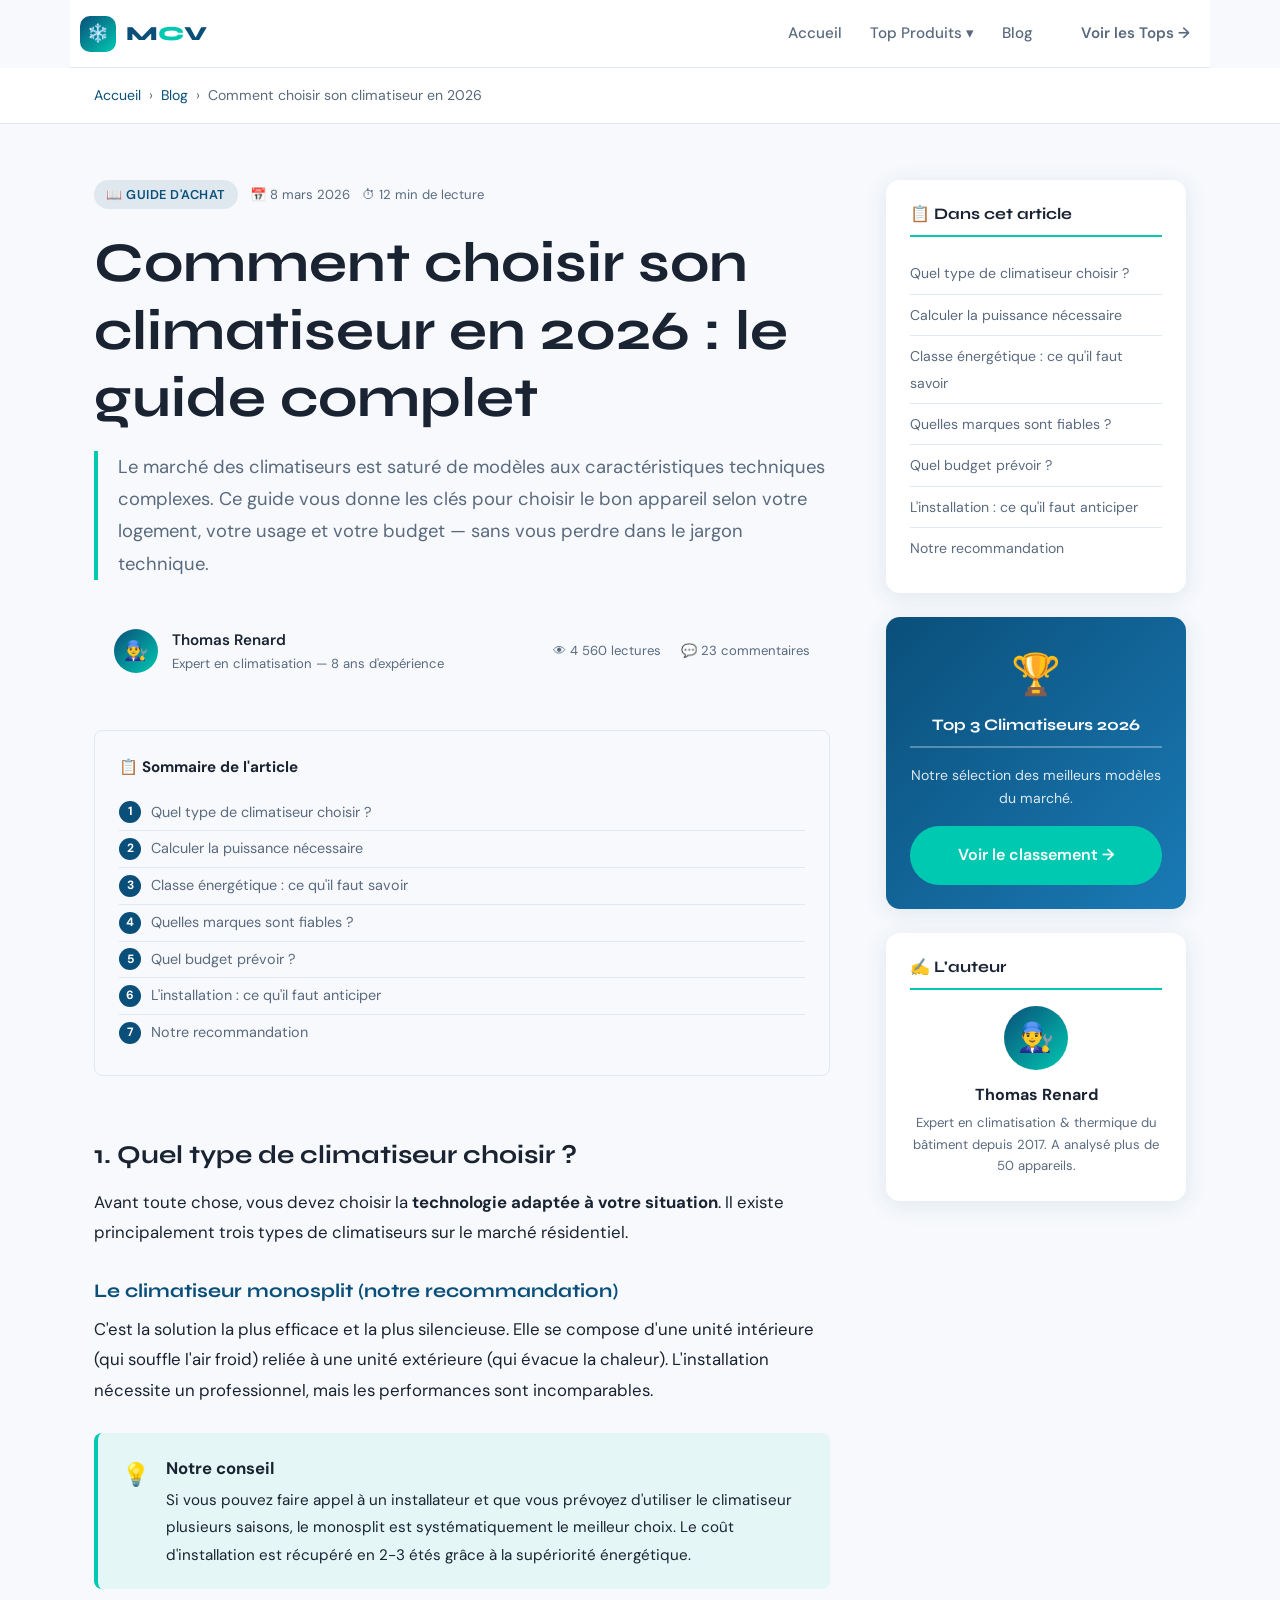
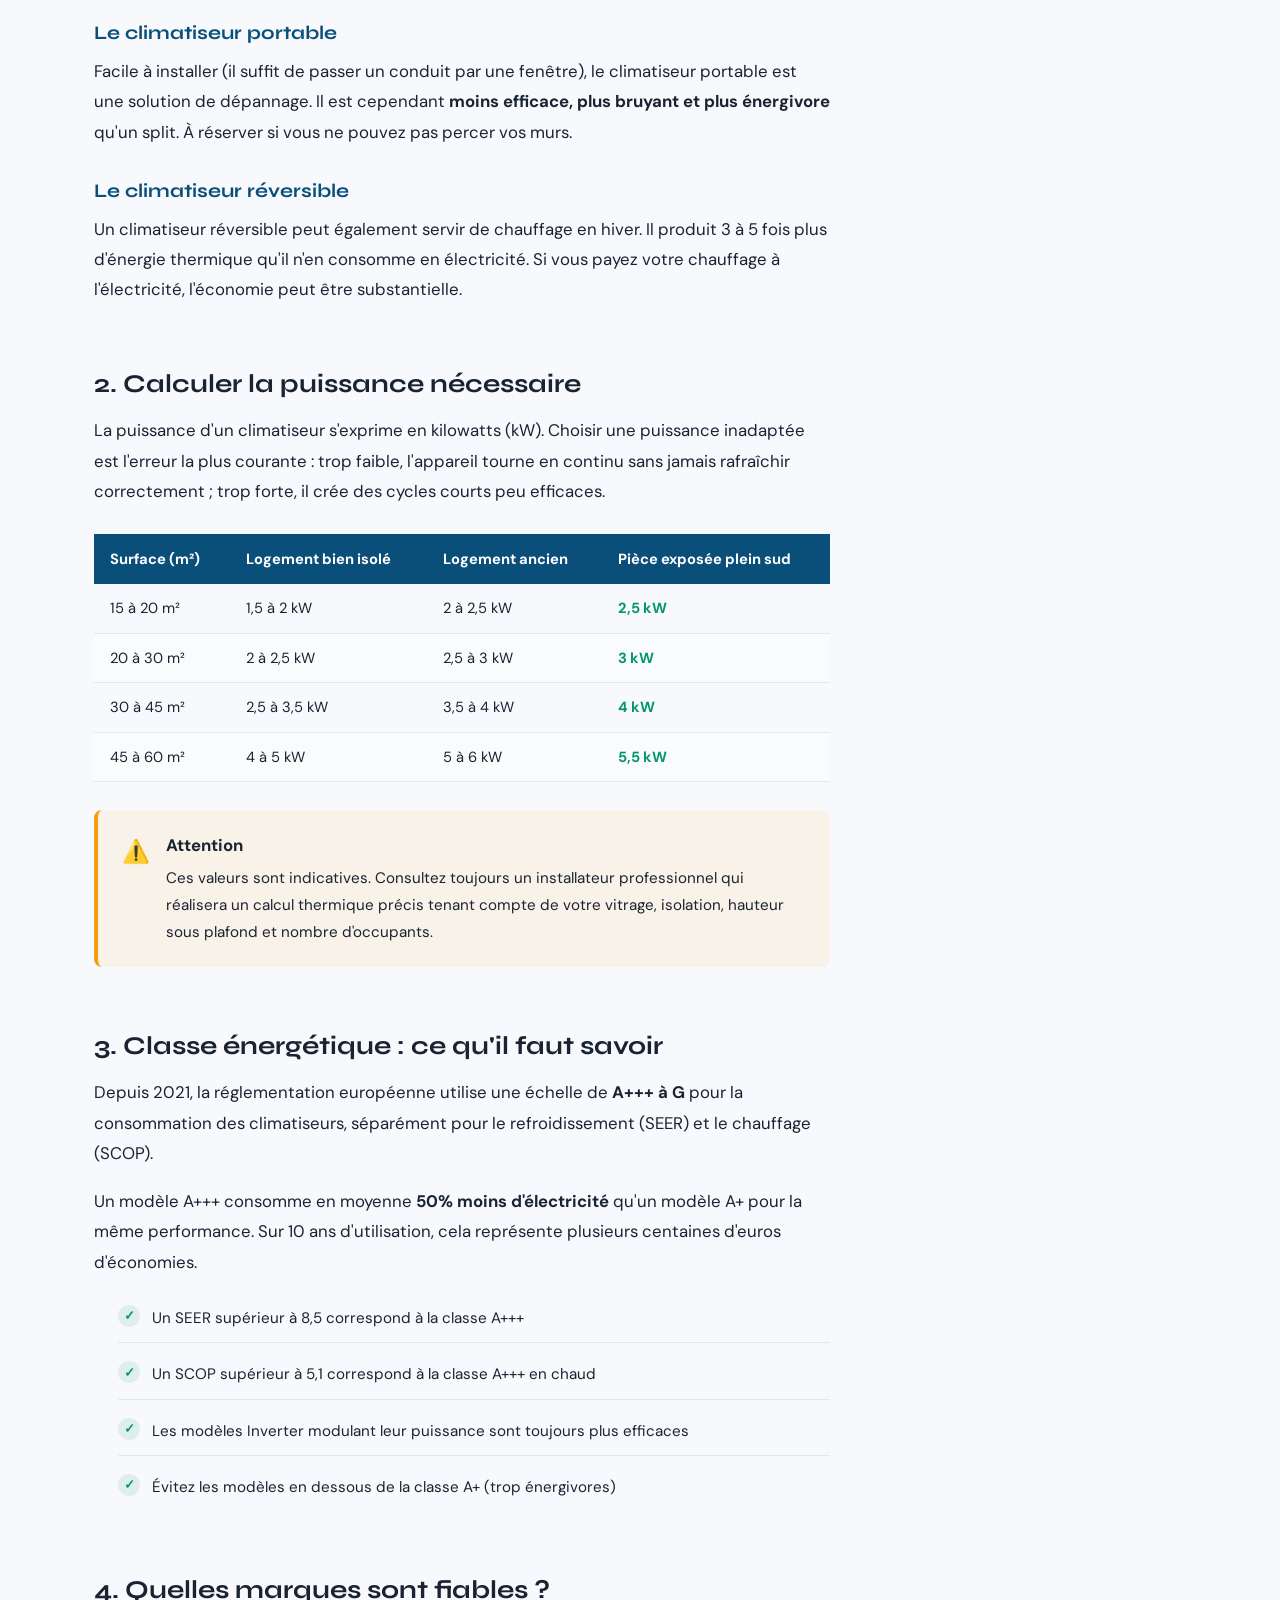
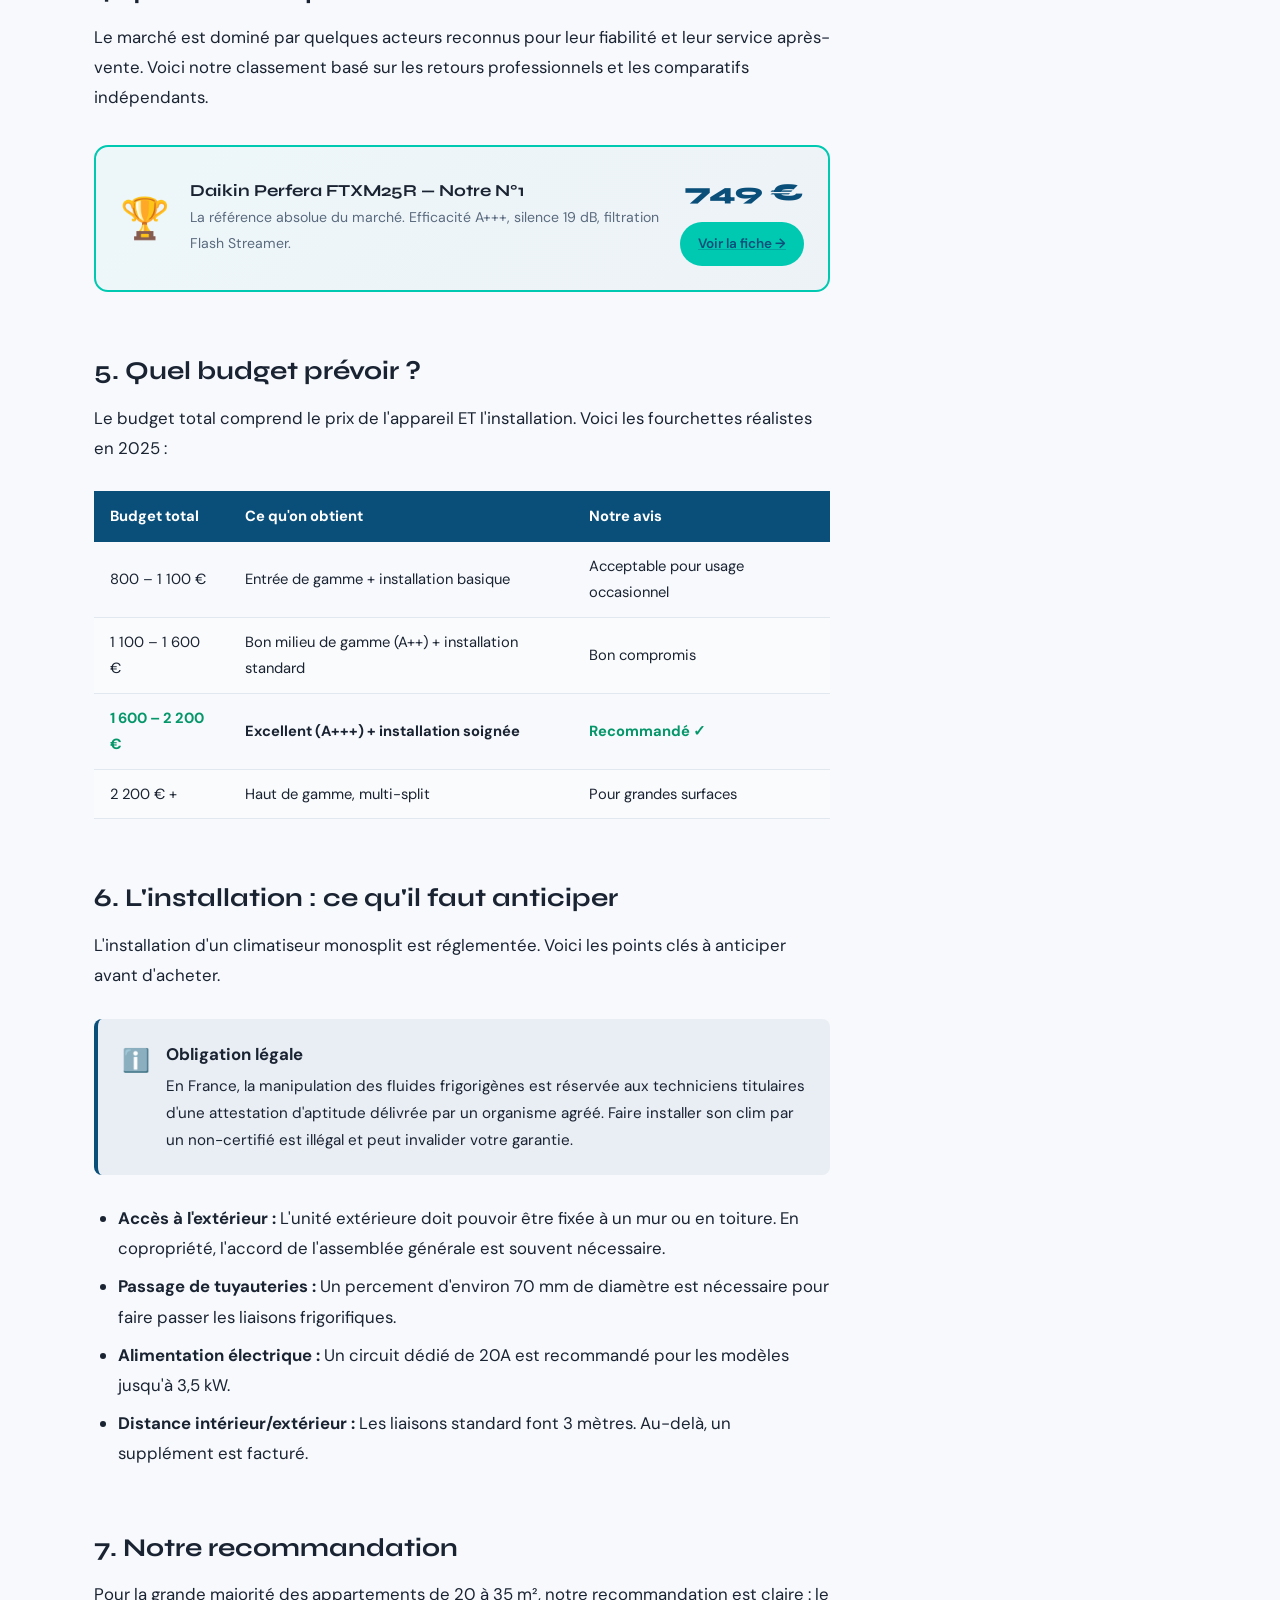
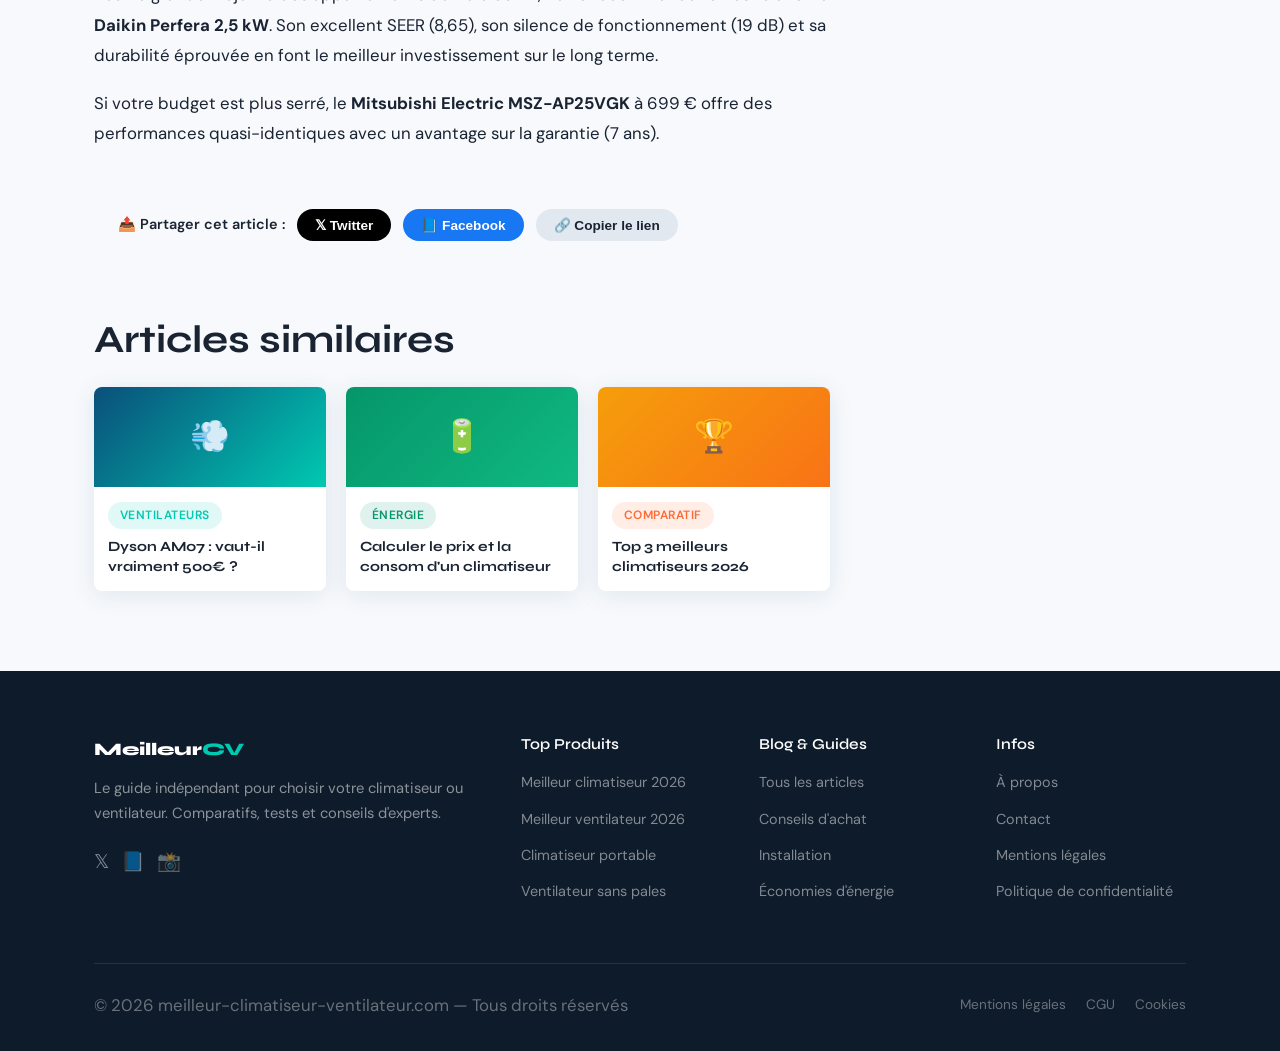
<file: generated/choisir-climatiseur-generated.html>
<!DOCTYPE html>
<html lang="fr">
<head>
  <meta charset="UTF-8">
  <meta name="viewport" content="width=device-width, initial-scale=1.0">
  <title>Comment choisir son climatiseur en 2026 : le guide complet — MeilleurClim</title>
  <meta name="description" content="Guide complet pour choisir votre climatiseur en 2026 : puissance, classe énergétique, marques recommandées, budget et conseils d'installation. Mis à jour 2025.">
  <meta name="robots" content="index, follow">
  <link rel="canonical" href="https://meilleur-climatiseur-ventilateur.com/articles/choisir-climatiseur.html">
  <!-- Open Graph -->
  <meta property="og:title" content="Comment choisir son climatiseur en 2026 : le guide complet">
  <meta property="og:description" content="Guide complet pour choisir votre climatiseur en 2026 : puissance, classe énergétique, marques et budget.">
  <meta property="og:type" content="article">
  <meta property="og:url" content="https://meilleur-climatiseur-ventilateur.com/articles/choisir-climatiseur.html">
  <!-- Article meta -->
  <meta property="article:published_time" content="2026-03-08">
  <meta property="article:modified_time" content="2026-03-08">
  <meta property="article:section" content="Guide d'achat">
  <!-- Fonts -->
  <link rel="preconnect" href="https://fonts.googleapis.com">
  <link href="https://fonts.googleapis.com/css2?family=Syne:wght@700;800&family=DM+Sans:ital,opsz,wght@0,9..40,400;0,9..40,500;0,9..40,600;1,9..40,400&display=swap" rel="stylesheet">
  <link rel="stylesheet" href="../css/style.css">
  <style>
    .article-layout {
      display: grid; grid-template-columns: 1fr 300px;
      gap: 56px; padding: 56px 0 80px; align-items: start;
    }
    .article-header { margin-bottom: 40px; }
    .article-header-meta { display: flex; align-items: center; gap: 12px; flex-wrap: wrap; margin-bottom: 20px; }
    .article-header h1 { margin-bottom: 20px; }
    .article-intro {
      font-size: 1.15rem; color: var(--text-muted); line-height: 1.75;
      border-left: 4px solid var(--accent); padding-left: 20px; margin-bottom: 32px;
    }
    .author-bar {
      display: flex; align-items: center; gap: 14px;
      padding: 16px 20px; background: var(--bg);
      border-radius: var(--radius-sm); margin-bottom: 32px;
    }
    .author-avatar {
      width: 44px; height: 44px; border-radius: 50%;
      background: linear-gradient(135deg, var(--primary), var(--accent));
      display: flex; align-items: center; justify-content: center;
      font-size: 1.2rem; flex-shrink: 0;
    }
    .author-info { flex: 1; }
    .author-name { font-weight: 600; font-size: 0.95rem; }
    .author-role { font-size: 0.82rem; color: var(--text-muted); }
    .article-stats { display: flex; gap: 20px; font-size: 0.82rem; color: var(--text-muted); }
    .toc {
      background: var(--bg); border-radius: var(--radius-sm); padding: 24px;
      margin-bottom: 40px; border: 1px solid var(--border);
    }
    .toc-title { font-weight: 700; font-size: 0.95rem; margin-bottom: 14px; display: flex; align-items: center; gap: 8px; }
    .toc-list { list-style: none; counter-reset: toc; }
    .toc-list li { counter-increment: toc; padding: 6px 0; border-bottom: 1px solid var(--border); }
    .toc-list li:last-child { border: none; }
    .toc-list a {
      font-size: 0.9rem; color: var(--text-muted); display: flex; align-items: center; gap: 10px;
      transition: color var(--transition);
    }
    .toc-list a:hover { color: var(--primary); }
    .toc-list a::before {
      content: counter(toc);
      width: 22px; height: 22px; border-radius: 50%;
      background: var(--primary); color: white;
      font-size: 0.75rem; font-weight: 700; flex-shrink: 0;
      display: flex; align-items: center; justify-content: center;
    }
    .article-body { font-size: 1.05rem; line-height: 1.8; }
    .article-body h2 { font-size: 1.6rem; margin: 48px 0 16px; padding-top: 16px; color: var(--text); scroll-margin-top: 100px; }
    .article-body h3 { font-size: 1.2rem; margin: 32px 0 12px; color: var(--primary); }
    .article-body p { margin-bottom: 18px; }
    .article-body ul, .article-body ol { padding-left: 24px; margin-bottom: 18px; }
    .article-body li { margin-bottom: 8px; }
    .article-body strong { color: var(--text); }
    .article-body a { color: var(--primary); text-decoration: underline; text-decoration-color: rgba(10,79,122,0.3); }
    .article-body a:hover { color: var(--accent); }
    .callout { border-radius: var(--radius-sm); padding: 20px 24px; margin: 28px 0; display: flex; gap: 16px; }
    .callout-icon { font-size: 1.4rem; flex-shrink: 0; margin-top: 2px; }
    .callout-body p { margin: 0; font-size: 0.95rem; }
    .callout-body strong { display: block; margin-bottom: 4px; }
    .callout-info { background: rgba(10,79,122,0.06); border-left: 4px solid var(--primary); }
    .callout-tip { background: rgba(0,201,177,0.08); border-left: 4px solid var(--accent); }
    .callout-warning { background: rgba(245,158,11,0.08); border-left: 4px solid #f59e0b; }
    .data-table { width: 100%; border-collapse: collapse; margin: 28px 0; font-size: 0.92rem; }
    .data-table th { background: var(--primary); color: white; padding: 12px 16px; text-align: left; }
    .data-table td { padding: 11px 16px; border-bottom: 1px solid var(--border); }
    .data-table tr:nth-child(even) td { background: #fafbfc; }
    .data-table .highlight { color: #059669; font-weight: 700; }
    .checklist { list-style: none; padding: 0; }
    .checklist li { padding: 10px 0; border-bottom: 1px solid var(--border); display: flex; align-items: flex-start; gap: 12px; font-size: 0.95rem; }
    .checklist li:last-child { border: none; }
    .checklist li::before { content: '✓'; color: #059669; font-weight: 800; width: 22px; height: 22px; border-radius: 50%; background: rgba(5,150,105,0.1); flex-shrink: 0; display: flex; align-items: center; justify-content: center; font-size: 0.8rem; }
    .product-mini { border: 2px solid var(--accent); border-radius: var(--radius); padding: 24px; margin: 32px 0; display: flex; align-items: center; gap: 20px; background: linear-gradient(135deg, rgba(0,201,177,0.04), rgba(10,79,122,0.04)); }
    .product-mini-icon { font-size: 2.5rem; flex-shrink: 0; }
    .product-mini-content { flex: 1; }
    .product-mini h4 { margin-bottom: 4px; }
    .product-mini p { font-size: 0.88rem; color: var(--text-muted); margin: 0; }
    .product-mini-price { text-align: right; flex-shrink: 0; }
    .product-mini-price .price { font-family: var(--font-display); font-size: 1.5rem; font-weight: 800; color: var(--primary); }
    .product-mini-price .btn { margin-top: 8px; display: block; text-align: center; }
    .share-bar { display: flex; align-items: center; gap: 12px; flex-wrap: wrap; padding: 20px 24px; background: var(--bg); border-radius: var(--radius-sm); margin: 40px 0; }
    .share-bar span { font-weight: 600; font-size: 0.9rem; }
    .share-btn { padding: 8px 18px; border-radius: 50px; font-size: 0.85rem; font-weight: 600; border: none; cursor: pointer; transition: all var(--transition); }
    .share-x { background: #000; color: white; }
    .share-fb { background: #1877f2; color: white; }
    .share-copy { background: var(--border); color: var(--text); }
    .share-btn:hover { opacity: 0.85; transform: translateY(-1px); }
    .related-grid { display: grid; grid-template-columns: repeat(3, 1fr); gap: 20px; margin-top: 24px; }
    .related-card { background: var(--white); border-radius: var(--radius-sm); overflow: hidden; box-shadow: var(--shadow); cursor: pointer; transition: transform var(--transition); }
    .related-card:hover { transform: translateY(-4px); }
    .related-img { height: 100px; display: flex; align-items: center; justify-content: center; font-size: 2rem; }
    .related-content { padding: 14px; }
    .related-content h4 { font-size: 0.88rem; line-height: 1.4; }
    .article-sidebar { position: sticky; top: 88px; }
    .sidebar-widget { background: var(--white); border-radius: var(--radius); box-shadow: var(--shadow); padding: 24px; margin-bottom: 24px; }
    .sidebar-widget h3 { font-size: 1rem; margin-bottom: 16px; padding-bottom: 12px; border-bottom: 2px solid var(--accent); }
    .sidebar-toc { list-style: none; }
    .sidebar-toc li { padding: 7px 0; border-bottom: 1px solid var(--border); }
    .sidebar-toc li:last-child { border: none; }
    .sidebar-toc a { font-size: 0.88rem; color: var(--text-muted); transition: color var(--transition); }
    .sidebar-toc a:hover, .sidebar-toc a.active { color: var(--primary); font-weight: 500; }
    .sidebar-toc a.active::before { content: '→ '; }
    .reading-progress { position: fixed; top: 0; left: 0; height: 3px; z-index: 200; background: linear-gradient(90deg, var(--primary), var(--accent)); transition: width 0.1s; }
    @media (max-width: 900px) {
      .article-layout { grid-template-columns: 1fr; }
      .article-sidebar { position: static; display: none; }
      .related-grid { grid-template-columns: 1fr; }
      .product-mini { flex-direction: column; }
      .product-mini-price { text-align: left; }
    }
  </style>
  <!-- Schema.org JSON-LD -->
  <script type="application/ld+json">
{
  "@context": "https://schema.org",
  "@type": "Article",
  "headline": "Comment choisir son climatiseur en 2026 : le guide complet",
  "description": "Guide complet pour choisir votre climatiseur en 2026 : puissance, classe énergétique, marques recommandées, budget et conseils d'installation.",
  "datePublished": "2026-03-08",
  "dateModified": "2026-03-08",
  "author": {
    "@type": "Person",
    "name": "Thomas Renard",
    "jobTitle": "Expert en climatisation"
  },
  "publisher": {
    "@type": "Organization",
    "name": "Meilleur Climatiseur Ventilateur",
    "url": "https://meilleur-climatiseur-ventilateur.com"
  },
  "mainEntityOfPage": {
    "@type": "WebPage",
    "@id": "https://meilleur-climatiseur-ventilateur.com/articles/choisir-climatiseur-2025.html"
  }
}
</script>
  <script type="application/ld+json">
{
  "@context": "https://schema.org",
  "@type": "BreadcrumbList",
  "itemListElement": [
    {
      "@type": "ListItem",
      "position": 1,
      "name": "Accueil",
      "item": "https://meilleur-climatiseur-ventilateur.com/"
    },
    {
      "@type": "ListItem",
      "position": 2,
      "name": "Blog",
      "item": "https://meilleur-climatiseur-ventilateur.com/blog.html"
    },
    {
      "@type": "ListItem",
      "position": 3,
      "name": "Comment choisir son climatiseur en 2026"
    }
  ]
}
</script>
  <script type="application/ld+json">
{
  "@context": "https://schema.org",
  "@type": "FAQPage",
  "mainEntity": [
    {
      "@type": "Question",
      "name": "Quelle puissance de climatiseur pour 20 m² ?",
      "acceptedAnswer": {
        "@type": "Answer",
        "text": "Pour une pièce de 20 m² bien isolée, une puissance de 2 kW est généralement suffisante. Pour un logement ancien ou exposé plein sud, préférez 2,5 kW."
      }
    },
    {
      "@type": "Question",
      "name": "Vaut-il mieux un climatiseur réversible ?",
      "acceptedAnswer": {
        "@type": "Answer",
        "text": "Oui, dans la majorité des cas. Le surcoût à l'achat est rentabilisé dès la première saison de chauffe si vous remplacez un chauffage électrique, grâce à un SCOP de 4 à 5."
      }
    },
    {
      "@type": "Question",
      "name": "Peut-on installer un climatiseur soi-même ?",
      "acceptedAnswer": {
        "@type": "Answer",
        "text": "Non pour un split. La manipulation des fluides frigorigènes est réservée aux techniciens certifiés en France. Un climatiseur portable peut en revanche être installé sans professionnel."
      }
    }
  ]
}
</script>
</head>
<body>

  <!-- Reading progress bar -->
  <div class="reading-progress" id="readingProgress"></div>

  <!-- BREADCRUMB -->
  <div style="background:var(--white);border-bottom:1px solid var(--border)">
    <div class="container">
      <div class="breadcrumb">
        <a href="../index.html">Accueil</a>
        <span>›</span>
        <a href="../blog.html">Blog</a>
        <span>›</span>
        <span>Comment choisir son climatiseur en 2026</span>
      </div>
    </div>
  </div>

  <!-- ARTICLE LAYOUT -->
  <div class="container">
    <div class="article-layout">

      <!-- MAIN ARTICLE -->
      <article>
        <header class="article-header">
          <div class="article-header-meta">
            <span class="badge badge-primary">📖 Guide d'achat</span>
            <span style="font-size:0.82rem;color:var(--text-muted)">📅 8 mars 2026</span>
            <span style="font-size:0.82rem;color:var(--text-muted)">⏱ 12 min de lecture</span>
          </div>
          <h1>Comment choisir son climatiseur en 2026 : le guide complet</h1>
          <p class="article-intro">Le marché des climatiseurs est saturé de modèles aux caractéristiques techniques complexes.
                 Ce guide vous donne les clés pour choisir le bon appareil selon votre logement, votre usage
                 et votre budget — sans vous perdre dans le jargon technique.</p>
          <div class="author-bar">
            <div class="author-avatar">👨‍🔧</div>
            <div class="author-info">
              <div class="author-name">Thomas Renard</div>
              <div class="author-role">Expert en climatisation — 8 ans d'expérience</div>
            </div>
            <div class="article-stats">
              <span>👁 4 560 lectures</span>
              <span>💬 23 commentaires</span>
            </div>
          </div>
        </header>

        <!-- Table of contents -->
        <div class="toc">
          <div class="toc-title">📋 Sommaire de l'article</div>
          <ol class="toc-list">
            <li><a href="#type">Quel type de climatiseur choisir ?</a></li>
            <li><a href="#puissance">Calculer la puissance nécessaire</a></li>
            <li><a href="#energie">Classe énergétique : ce qu'il faut savoir</a></li>
            <li><a href="#marques">Quelles marques sont fiables ?</a></li>
            <li><a href="#budget">Quel budget prévoir ?</a></li>
            <li><a href="#installation">L'installation : ce qu'il faut anticiper</a></li>
            <li><a href="#verdict">Notre recommandation</a></li>
          </ol>
        </div>

        <!-- Article body -->
        <div class="article-body">
          <h2 id="type">1. Quel type de climatiseur choisir ?</h2>
    <p>Avant toute chose, vous devez choisir la <strong>technologie adaptée à votre situation</strong>. Il existe principalement trois types de climatiseurs sur le marché résidentiel.</p>

    <h3>Le climatiseur monosplit (notre recommandation)</h3>
    <p>C'est la solution la plus efficace et la plus silencieuse. Elle se compose d'une unité intérieure (qui souffle l'air froid) reliée à une unité extérieure (qui évacue la chaleur). L'installation nécessite un professionnel, mais les performances sont incomparables.</p>

    <div class="callout callout-tip">
      <div class="callout-icon">💡</div>
      <div class="callout-body">
        <strong>Notre conseil</strong>
        <p>Si vous pouvez faire appel à un installateur et que vous prévoyez d'utiliser le climatiseur plusieurs saisons, le monosplit est systématiquement le meilleur choix. Le coût d'installation est récupéré en 2-3 étés grâce à la supériorité énergétique.</p>
      </div>
    </div>

    <h3>Le climatiseur portable</h3>
    <p>Facile à installer (il suffit de passer un conduit par une fenêtre), le climatiseur portable est une solution de dépannage. Il est cependant <strong>moins efficace, plus bruyant et plus énergivore</strong> qu'un split. À réserver si vous ne pouvez pas percer vos murs.</p>

    <h3>Le climatiseur réversible</h3>
    <p>Un climatiseur réversible peut également servir de chauffage en hiver. Il produit 3 à 5 fois plus d'énergie thermique qu'il n'en consomme en électricité. Si vous payez votre chauffage à l'électricité, l'économie peut être substantielle.</p>

    <h2 id="puissance">2. Calculer la puissance nécessaire</h2>
    <p>La puissance d'un climatiseur s'exprime en kilowatts (kW). Choisir une puissance inadaptée est l'erreur la plus courante : trop faible, l'appareil tourne en continu sans jamais rafraîchir correctement ; trop forte, il crée des cycles courts peu efficaces.</p>

    <table class="data-table">
      <thead>
        <tr><th>Surface (m²)</th><th>Logement bien isolé</th><th>Logement ancien</th><th>Pièce exposée plein sud</th></tr>
      </thead>
      <tbody>
        <tr><td>15 à 20 m²</td><td>1,5 à 2 kW</td><td>2 à 2,5 kW</td><td class="highlight">2,5 kW</td></tr>
        <tr><td>20 à 30 m²</td><td>2 à 2,5 kW</td><td>2,5 à 3 kW</td><td class="highlight">3 kW</td></tr>
        <tr><td>30 à 45 m²</td><td>2,5 à 3,5 kW</td><td>3,5 à 4 kW</td><td class="highlight">4 kW</td></tr>
        <tr><td>45 à 60 m²</td><td>4 à 5 kW</td><td>5 à 6 kW</td><td class="highlight">5,5 kW</td></tr>
      </tbody>
    </table>

    <div class="callout callout-warning">
      <div class="callout-icon">⚠️</div>
      <div class="callout-body">
        <strong>Attention</strong>
        <p>Ces valeurs sont indicatives. Consultez toujours un installateur professionnel qui réalisera un calcul thermique précis tenant compte de votre vitrage, isolation, hauteur sous plafond et nombre d'occupants.</p>
      </div>
    </div>

    <h2 id="energie">3. Classe énergétique : ce qu'il faut savoir</h2>
    <p>Depuis 2021, la réglementation européenne utilise une échelle de <strong>A+++ à G</strong> pour la consommation des climatiseurs, séparément pour le refroidissement (SEER) et le chauffage (SCOP).</p>
    <p>Un modèle A+++ consomme en moyenne <strong>50% moins d'électricité</strong> qu'un modèle A+ pour la même performance. Sur 10 ans d'utilisation, cela représente plusieurs centaines d'euros d'économies.</p>

    <ul class="checklist">
      <li>Un SEER supérieur à 8,5 correspond à la classe A+++</li>
      <li>Un SCOP supérieur à 5,1 correspond à la classe A+++ en chaud</li>
      <li>Les modèles Inverter modulant leur puissance sont toujours plus efficaces</li>
      <li>Évitez les modèles en dessous de la classe A+ (trop énergivores)</li>
    </ul>

    <h2 id="marques">4. Quelles marques sont fiables ?</h2>
    <p>Le marché est dominé par quelques acteurs reconnus pour leur fiabilité et leur service après-vente. Voici notre classement basé sur les retours professionnels et les comparatifs indépendants.</p>

    <div class="product-mini">
      <div class="product-mini-icon">🏆</div>
      <div class="product-mini-content">
        <h4>Daikin Perfera FTXM25R — Notre N°1</h4>
        <p>La référence absolue du marché. Efficacité A+++, silence 19 dB, filtration Flash Streamer.</p>
      </div>
      <div class="product-mini-price">
        <div class="price">749 €</div>
        <a href="../top3.html" class="btn btn-accent" style="padding:8px 16px;font-size:0.85rem;margin-top:8px">Voir la fiche →</a>
      </div>
    </div>

    <h2 id="budget">5. Quel budget prévoir ?</h2>
    <p>Le budget total comprend le prix de l'appareil ET l'installation. Voici les fourchettes réalistes en 2025 :</p>

    <table class="data-table">
      <thead>
        <tr><th>Budget total</th><th>Ce qu'on obtient</th><th>Notre avis</th></tr>
      </thead>
      <tbody>
        <tr><td>800 – 1 100 €</td><td>Entrée de gamme + installation basique</td><td>Acceptable pour usage occasionnel</td></tr>
        <tr><td>1 100 – 1 600 €</td><td>Bon milieu de gamme (A++) + installation standard</td><td>Bon compromis</td></tr>
        <tr><td><strong class="highlight">1 600 – 2 200 €</strong></td><td><strong>Excellent (A+++) + installation soignée</strong></td><td class="highlight">Recommandé ✓</td></tr>
        <tr><td>2 200 € +</td><td>Haut de gamme, multi-split</td><td>Pour grandes surfaces</td></tr>
      </tbody>
    </table>

    <h2 id="installation">6. L'installation : ce qu'il faut anticiper</h2>
    <p>L'installation d'un climatiseur monosplit est réglementée. Voici les points clés à anticiper avant d'acheter.</p>

    <div class="callout callout-info">
      <div class="callout-icon">ℹ️</div>
      <div class="callout-body">
        <strong>Obligation légale</strong>
        <p>En France, la manipulation des fluides frigorigènes est réservée aux techniciens titulaires d'une attestation d'aptitude délivrée par un organisme agréé. Faire installer son clim par un non-certifié est illégal et peut invalider votre garantie.</p>
      </div>
    </div>

    <ul>
      <li><strong>Accès à l'extérieur :</strong> L'unité extérieure doit pouvoir être fixée à un mur ou en toiture. En copropriété, l'accord de l'assemblée générale est souvent nécessaire.</li>
      <li><strong>Passage de tuyauteries :</strong> Un percement d'environ 70 mm de diamètre est nécessaire pour faire passer les liaisons frigorifiques.</li>
      <li><strong>Alimentation électrique :</strong> Un circuit dédié de 20A est recommandé pour les modèles jusqu'à 3,5 kW.</li>
      <li><strong>Distance intérieur/extérieur :</strong> Les liaisons standard font 3 mètres. Au-delà, un supplément est facturé.</li>
    </ul>

    <h2 id="verdict">7. Notre recommandation</h2>
    <p>Pour la grande majorité des appartements de 20 à 35 m², notre recommandation est claire : le <strong>Daikin Perfera 2,5 kW</strong>. Son excellent SEER (8,65), son silence de fonctionnement (19 dB) et sa durabilité éprouvée en font le meilleur investissement sur le long terme.</p>
    <p>Si votre budget est plus serré, le <strong>Mitsubishi Electric MSZ-AP25VGK</strong> à 699 € offre des performances quasi-identiques avec un avantage sur la garantie (7 ans).</p>
        </div>

        <!-- Share bar -->
        <div class="share-bar">
          <span>📤 Partager cet article :</span>
          <button class="share-btn share-x">𝕏 Twitter</button>
          <button class="share-btn share-fb">📘 Facebook</button>
          <button class="share-btn share-copy" onclick="copyLink()">🔗 Copier le lien</button>
        </div>

        <!-- Related articles -->
        <section style="margin-top:56px">
          <h2 style="margin-bottom:24px">Articles similaires</h2>
          <div class="related-grid">
            
            <a href="dyson-am07-test.html" class="related-card">
              <div class="related-img" style="background:linear-gradient(135deg,var(--primary),var(--accent))">💨</div>
              <div class="related-content">
                <span class="badge badge-accent" style="font-size:0.75rem;margin-bottom:8px">Ventilateurs</span>
                <h4>Dyson AM07 : vaut-il vraiment 500€ ?</h4>
              </div>
            </a>
            <a href="consommation-electrique-clim.html" class="related-card">
              <div class="related-img" style="background:linear-gradient(135deg,#059669,#10b981)">🔋</div>
              <div class="related-content">
                <span class="badge" style="background:rgba(5,150,105,0.12);color:#059669;font-size:0.75rem;margin-bottom:8px">Énergie</span>
                <h4>Calculer le prix et la consom d'un climatiseur</h4>
              </div>
            </a>
            <a href="../top3.html" class="related-card">
              <div class="related-img" style="background:linear-gradient(135deg,#f59e0b,#f97316)">🏆</div>
              <div class="related-content">
                <span class="badge badge-warm" style="font-size:0.75rem;margin-bottom:8px">Comparatif</span>
                <h4>Top 3 meilleurs climatiseurs 2026</h4>
              </div>
            </a>
          </div>
        </section>

      </article>

      <!-- SIDEBAR -->
      <aside class="article-sidebar">
        <div class="sidebar-widget">
          <h3>📋 Dans cet article</h3>
          <ul class="sidebar-toc" id="sidebarToc">
            <li><a href="#type">Quel type de climatiseur choisir ?</a></li>
            <li><a href="#puissance">Calculer la puissance nécessaire</a></li>
            <li><a href="#energie">Classe énergétique : ce qu'il faut savoir</a></li>
            <li><a href="#marques">Quelles marques sont fiables ?</a></li>
            <li><a href="#budget">Quel budget prévoir ?</a></li>
            <li><a href="#installation">L'installation : ce qu'il faut anticiper</a></li>
            <li><a href="#verdict">Notre recommandation</a></li>
          </ul>
        </div>
        <div class="sidebar-widget" style="background:linear-gradient(135deg,var(--primary),var(--primary-light));color:white;text-align:center">
          <div style="font-size:2.5rem;margin-bottom:8px">🏆</div>
          <h3 style="color:white;border-bottom-color:rgba(255,255,255,0.3)">Top 3 Climatiseurs 2026</h3>
          <p style="font-size:0.88rem;opacity:0.85;margin-bottom:16px">Notre sélection des meilleurs modèles du marché.</p>
          <a href="../top3.html" class="btn btn-accent" style="width:100%;justify-content:center">Voir le classement →</a>
        </div>
        <div class="sidebar-widget">
          <h3>✍️ L'auteur</h3>
          <div style="text-align:center">
            <div style="width:64px;height:64px;border-radius:50%;background:linear-gradient(135deg,var(--primary),var(--accent));display:flex;align-items:center;justify-content:center;font-size:1.8rem;margin:0 auto 12px">👨‍🔧</div>
            <div style="font-weight:700;margin-bottom:4px">Thomas Renard</div>
            <div style="font-size:0.82rem;color:var(--text-muted)">Expert en climatisation & thermique du bâtiment depuis 2017. A analysé plus de 50 appareils.</div>
          </div>
        </div>
      </aside>

    </div>
  </div>

  <script src="../js/components.js"></script>
  <script>
    window.addEventListener('scroll', () => {
      const doc = document.documentElement;
      const progress = (doc.scrollTop / (doc.scrollHeight - doc.clientHeight)) * 100;
      document.getElementById('readingProgress').style.width = progress + '%';
    });
    const headings = document.querySelectorAll('.article-body h2');
    const tocLinks = document.querySelectorAll('#sidebarToc a');
    window.addEventListener('scroll', () => {
      let current = '';
      headings.forEach(h => { if (window.scrollY >= h.offsetTop - 130) current = h.id; });
      tocLinks.forEach(l => {
        l.classList.remove('active');
        if (l.getAttribute('href') === '#' + current) l.classList.add('active');
      });
    });
    function copyLink() {
      navigator.clipboard.writeText(window.location.href).then(() => {
        const btn = document.querySelector('.share-copy');
        btn.textContent = '✓ Copié !';
        setTimeout(() => btn.textContent = '🔗 Copier le lien', 2000);
      });
    }
  </script>
</body>
</html>
</file>
<file: css/style.css>
/* ===== VARIABLES ===== */
:root {
  --primary: #0a4f7a;
  --primary-light: #1a7ab5;
  --accent: #00c9b1;
  --accent-warm: #ff6b35;
  --bg: #f7f9fc;
  --bg-dark: #0d1b2a;
  --text: #1a2332;
  --text-muted: #5a6a7e;
  --white: #ffffff;
  --border: #e2e8f0;
  --shadow: 0 4px 24px rgba(10, 79, 122, 0.10);
  --shadow-lg: 0 12px 48px rgba(10, 79, 122, 0.18);
  --radius: 14px;
  --radius-sm: 8px;
  --font-display: 'Syne', sans-serif;
  --font-body: 'DM Sans', sans-serif;
  --transition: 0.25s cubic-bezier(0.4, 0, 0.2, 1);
}

/* ===== RESET & BASE ===== */
*, *::before, *::after { box-sizing: border-box; margin: 0; padding: 0; }
html { scroll-behavior: smooth; font-size: 16px; }
body {
  font-family: var(--font-body);
  background: var(--bg);
  color: var(--text);
  line-height: 1.65;
  -webkit-font-smoothing: antialiased;
}
img { max-width: 100%; display: block; }
a { color: inherit; text-decoration: none; }

/* ===== TYPOGRAPHY ===== */
h1, h2, h3, h4 { font-family: var(--font-display); font-weight: 700; line-height: 1.2; }
h1 { font-size: clamp(2rem, 5vw, 3.5rem); }
h2 { font-size: clamp(1.6rem, 3.5vw, 2.4rem); }
h3 { font-size: clamp(1.2rem, 2.5vw, 1.6rem); }
p { font-size: 1.05rem; }

/* ===== LAYOUT ===== */
.container { max-width: 1140px; margin: 0 auto; padding: 0 24px; }
.section { padding: 80px 0; }
.section-sm { padding: 48px 0; }

/* ===== HEADER / NAV ===== */
.menu {
  position: sticky; top: 0; z-index: 100;
  background: rgba(255,255,255,0.95);
  backdrop-filter: blur(12px);
  border-bottom: 1px solid var(--border);
  padding: 0;
}
nav {
  display: flex; align-items: center; justify-content: space-between;
  height: 68px;
}
.logo {
  display: flex; align-items: center; margin: 10px;
  font-family: var(--font-display); font-weight: 800;
  font-size: 1.25rem; color: var(--primary);
}
.logo span { color: var(--accent); }
.logo-icon {
  width: 36px; height: 36px;
  background: linear-gradient(135deg, var(--primary), var(--accent));
  border-radius: 10px;
  display: flex; align-items: center; justify-content: center;
  font-size: 1.1rem;
  margin-right: 10px;
}
.nav-links { display: flex; align-items: center; gap: 28px; list-style: none; }
.nav-links a {
  font-size: 0.95rem; font-weight: 500; color: var(--text-muted);
  transition: color var(--transition);
}
.nav-links a:hover, .nav-links a.active { color: var(--primary); }
.nav-cta {
  padding: 8px 20px; border-radius: 50px;
  font-weight: 600 !important;
  transition: all var(--transition) !important;
}
.nav-cta-primary {
  background: var(--accent); color: var(--white) !important;
}
.nav-cta-primary:hover {
  background: var(--primary) !important;
  color: var(--white) !important;
  transform: translateY(-1px);
}
.nav-cta-warm {
  background: linear-gradient(135deg, #ff5e3a, #ff8240);
  color: var(--white) !important;
}
.nav-cta-warm:hover {
  background: linear-gradient(135deg, #e84e2a, #f07230) !important;
  color: var(--white) !important;
  transform: translateY(-1px);
}
.hamburger { display: none; cursor: pointer; font-size: 1.5rem; color: var(--primary); }

/* ===== BUTTONS ===== */
.btn {
  display: inline-flex; align-items: center; gap: 8px;
  padding: 14px 28px; border-radius: 50px;
  font-family: var(--font-body); font-size: 1rem; font-weight: 600;
  cursor: pointer; transition: all var(--transition);
  border: 2px solid transparent;
}
.btn-primary {
  background: var(--primary); color: var(--white);
}
.btn-primary:hover { background: var(--primary-light); transform: translateY(-2px); box-shadow: 0 8px 24px rgba(10,79,122,0.3); }
.btn-accent {
  background: var(--accent); color: var(--white);
}
.btn-accent:hover { background: #00b09d; transform: translateY(-2px); box-shadow: 0 8px 24px rgba(0,201,177,0.3); }
.btn-outline {
  background: transparent; color: var(--primary); border-color: var(--primary);
}
.btn-outline:hover { background: var(--primary); color: var(--white); }
.btn-lg { padding: 18px 36px; font-size: 1.1rem; }

/* ===== BADGES ===== */
.badge {
  display: inline-block; padding: 4px 12px; border-radius: 50px;
  font-size: 0.8rem; font-weight: 600; letter-spacing: 0.04em; text-transform: uppercase;
}
.badge-accent { background: rgba(0,201,177,0.12); color: var(--accent); }
.badge-primary { background: rgba(10,79,122,0.10); color: var(--primary); }
.badge-warm { background: rgba(255,107,53,0.12); color: var(--accent-warm); }

/* ===== CARDS ===== */
.card {
  background: var(--white); border-radius: var(--radius);
  box-shadow: var(--shadow); overflow: hidden;
  transition: transform var(--transition), box-shadow var(--transition);
}
.card:hover { transform: translateY(-6px); box-shadow: var(--shadow-lg); }

/* ===== STAR RATING ===== */
.stars { color: #f59e0b; font-size: 1rem; letter-spacing: 2px; }
.rating-text { font-size: 0.9rem; color: var(--text-muted); margin-left: 6px; }

/* ===== BREADCRUMB ===== */
.breadcrumb {
  display: flex; align-items: center; gap: 8px;
  font-size: 0.88rem; color: var(--text-muted); padding: 16px 0;
}
.breadcrumb a { color: var(--primary); }
.breadcrumb span { color: var(--text-muted); }

/* ===== FOOTER ===== */
footer {
  background: var(--bg-dark); color: rgba(255,255,255,0.75);
  padding: 64px 0 32px;
}
.footer-grid {
  display: grid; grid-template-columns: 2fr 1fr 1fr 1fr; gap: 48px;
  padding-bottom: 48px; border-bottom: 1px solid rgba(255,255,255,0.1);
}
.footer-logo { color: var(--white); font-family: var(--font-display); font-weight: 800; font-size: 1.1rem; margin-bottom: 12px; }
.footer-logo span { color: var(--accent); }
.footer-desc { font-size: 0.92rem; line-height: 1.7; opacity: 0.7; margin-bottom: 20px; }
.footer-col h4 { color: var(--white); font-size: 0.95rem; font-weight: 600; margin-bottom: 16px; }
.footer-col ul { list-style: none; }
.footer-col ul li { margin-bottom: 10px; }
.footer-col ul a { font-size: 0.9rem; opacity: 0.65; transition: opacity var(--transition); }
.footer-col ul a:hover { opacity: 1; color: var(--accent); }
.footer-bottom {
  display: flex; align-items: center; justify-content: space-between;
  padding-top: 28px; font-size: 0.85rem; opacity: 0.5;
}
.footer-links { display: flex; gap: 20px; }

/* ===== RESPONSIVE ===== */
@media (max-width: 768px) {
  .nav-links { display: none; }
  .hamburger { display: block; }
  .footer-grid { grid-template-columns: 1fr 1fr; gap: 32px; }
  .footer-bottom { flex-direction: column; gap: 12px; text-align: center; }
  .section { padding: 56px 0; }
}
@media (max-width: 480px) {
  .footer-grid { grid-template-columns: 1fr; }
}
</file>
<file: meilleur-climatiseur-ventilateur/css/style.css>
/* ===== VARIABLES ===== */
:root {
  --primary: #0a4f7a;
  --primary-light: #1a7ab5;
  --accent: #00c9b1;
  --accent-warm: #ff6b35;
  --bg: #f7f9fc;
  --bg-dark: #0d1b2a;
  --text: #1a2332;
  --text-muted: #5a6a7e;
  --white: #ffffff;
  --border: #e2e8f0;
  --shadow: 0 4px 24px rgba(10, 79, 122, 0.10);
  --shadow-lg: 0 12px 48px rgba(10, 79, 122, 0.18);
  --radius: 14px;
  --radius-sm: 8px;
  --font-display: 'Syne', sans-serif;
  --font-body: 'DM Sans', sans-serif;
  --transition: 0.25s cubic-bezier(0.4, 0, 0.2, 1);
}

/* ===== RESET & BASE ===== */
*, *::before, *::after { box-sizing: border-box; margin: 0; padding: 0; }
html { scroll-behavior: smooth; font-size: 16px; }
body {
  font-family: var(--font-body);
  background: var(--bg);
  color: var(--text);
  line-height: 1.65;
  -webkit-font-smoothing: antialiased;
}
img { max-width: 100%; display: block; }
a { color: inherit; text-decoration: none; }

/* ===== TYPOGRAPHY ===== */
h1, h2, h3, h4 { font-family: var(--font-display); font-weight: 700; line-height: 1.2; }
h1 { font-size: clamp(2rem, 5vw, 3.5rem); }
h2 { font-size: clamp(1.6rem, 3.5vw, 2.4rem); }
h3 { font-size: clamp(1.2rem, 2.5vw, 1.6rem); }
p { font-size: 1.05rem; }

/* ===== LAYOUT ===== */
.container { max-width: 1140px; margin: 0 auto; padding: 0 24px; }
.section { padding: 80px 0; }
.section-sm { padding: 48px 0; }

/* ===== HEADER / NAV ===== */
header {
  position: sticky; top: 0; z-index: 100;
  background: rgba(255,255,255,0.95);
  backdrop-filter: blur(12px);
  border-bottom: 1px solid var(--border);
  padding: 0;
}
nav {
  display: flex; align-items: center; justify-content: space-between;
  height: 68px;
}
.logo {
  display: flex; align-items: center; gap: 10px;
  font-family: var(--font-display); font-weight: 800;
  font-size: 1.15rem; color: var(--primary);
}
.logo span { color: var(--accent); }
.logo-icon {
  width: 36px; height: 36px;
  background: linear-gradient(135deg, var(--primary), var(--accent));
  border-radius: 10px;
  display: flex; align-items: center; justify-content: center;
  font-size: 1.1rem;
}
.nav-links { display: flex; align-items: center; gap: 28px; list-style: none; }
.nav-links a {
  font-size: 0.95rem; font-weight: 500; color: var(--text-muted);
  transition: color var(--transition);
}
.nav-links a:hover, .nav-links a.active { color: var(--primary); }
.nav-cta {
  background: var(--accent); color: var(--white) !important;
  padding: 8px 20px; border-radius: 50px;
  font-weight: 600 !important; transition: background var(--transition) !important;
}
.nav-cta:hover { background: var(--primary) !important; }
.hamburger { display: none; cursor: pointer; font-size: 1.5rem; color: var(--primary); }

/* ===== BUTTONS ===== */
.btn {
  display: inline-flex; align-items: center; gap: 8px;
  padding: 14px 28px; border-radius: 50px;
  font-family: var(--font-body); font-size: 1rem; font-weight: 600;
  cursor: pointer; transition: all var(--transition);
  border: 2px solid transparent;
}
.btn-primary {
  background: var(--primary); color: var(--white);
}
.btn-primary:hover { background: var(--primary-light); transform: translateY(-2px); box-shadow: 0 8px 24px rgba(10,79,122,0.3); }
.btn-accent {
  background: var(--accent); color: var(--white);
}
.btn-accent:hover { background: #00b09d; transform: translateY(-2px); box-shadow: 0 8px 24px rgba(0,201,177,0.3); }
.btn-outline {
  background: transparent; color: var(--primary); border-color: var(--primary);
}
.btn-outline:hover { background: var(--primary); color: var(--white); }
.btn-lg { padding: 18px 36px; font-size: 1.1rem; }

/* ===== BADGES ===== */
.badge {
  display: inline-block; padding: 4px 12px; border-radius: 50px;
  font-size: 0.8rem; font-weight: 600; letter-spacing: 0.04em; text-transform: uppercase;
}
.badge-accent { background: rgba(0,201,177,0.12); color: var(--accent); }
.badge-primary { background: rgba(10,79,122,0.10); color: var(--primary); }
.badge-warm { background: rgba(255,107,53,0.12); color: var(--accent-warm); }

/* ===== CARDS ===== */
.card {
  background: var(--white); border-radius: var(--radius);
  box-shadow: var(--shadow); overflow: hidden;
  transition: transform var(--transition), box-shadow var(--transition);
}
.card:hover { transform: translateY(-6px); box-shadow: var(--shadow-lg); }

/* ===== STAR RATING ===== */
.stars { color: #f59e0b; font-size: 1rem; letter-spacing: 2px; }
.rating-text { font-size: 0.9rem; color: var(--text-muted); margin-left: 6px; }

/* ===== BREADCRUMB ===== */
.breadcrumb {
  display: flex; align-items: center; gap: 8px;
  font-size: 0.88rem; color: var(--text-muted); padding: 16px 0;
}
.breadcrumb a { color: var(--primary); }
.breadcrumb span { color: var(--text-muted); }

/* ===== FOOTER ===== */
footer {
  background: var(--bg-dark); color: rgba(255,255,255,0.75);
  padding: 64px 0 32px;
}
.footer-grid {
  display: grid; grid-template-columns: 2fr 1fr 1fr 1fr; gap: 48px;
  padding-bottom: 48px; border-bottom: 1px solid rgba(255,255,255,0.1);
}
.footer-logo { color: var(--white); font-family: var(--font-display); font-weight: 800; font-size: 1.1rem; margin-bottom: 12px; }
.footer-logo span { color: var(--accent); }
.footer-desc { font-size: 0.92rem; line-height: 1.7; opacity: 0.7; margin-bottom: 20px; }
.footer-col h4 { color: var(--white); font-size: 0.95rem; font-weight: 600; margin-bottom: 16px; }
.footer-col ul { list-style: none; }
.footer-col ul li { margin-bottom: 10px; }
.footer-col ul a { font-size: 0.9rem; opacity: 0.65; transition: opacity var(--transition); }
.footer-col ul a:hover { opacity: 1; color: var(--accent); }
.footer-bottom {
  display: flex; align-items: center; justify-content: space-between;
  padding-top: 28px; font-size: 0.85rem; opacity: 0.5;
}
.footer-links { display: flex; gap: 20px; }

/* ===== RESPONSIVE ===== */
@media (max-width: 768px) {
  .nav-links { display: none; }
  .hamburger { display: block; }
  .footer-grid { grid-template-columns: 1fr 1fr; gap: 32px; }
  .footer-bottom { flex-direction: column; gap: 12px; text-align: center; }
  .section { padding: 56px 0; }
}
@media (max-width: 480px) {
  .footer-grid { grid-template-columns: 1fr; }
}
</file>
